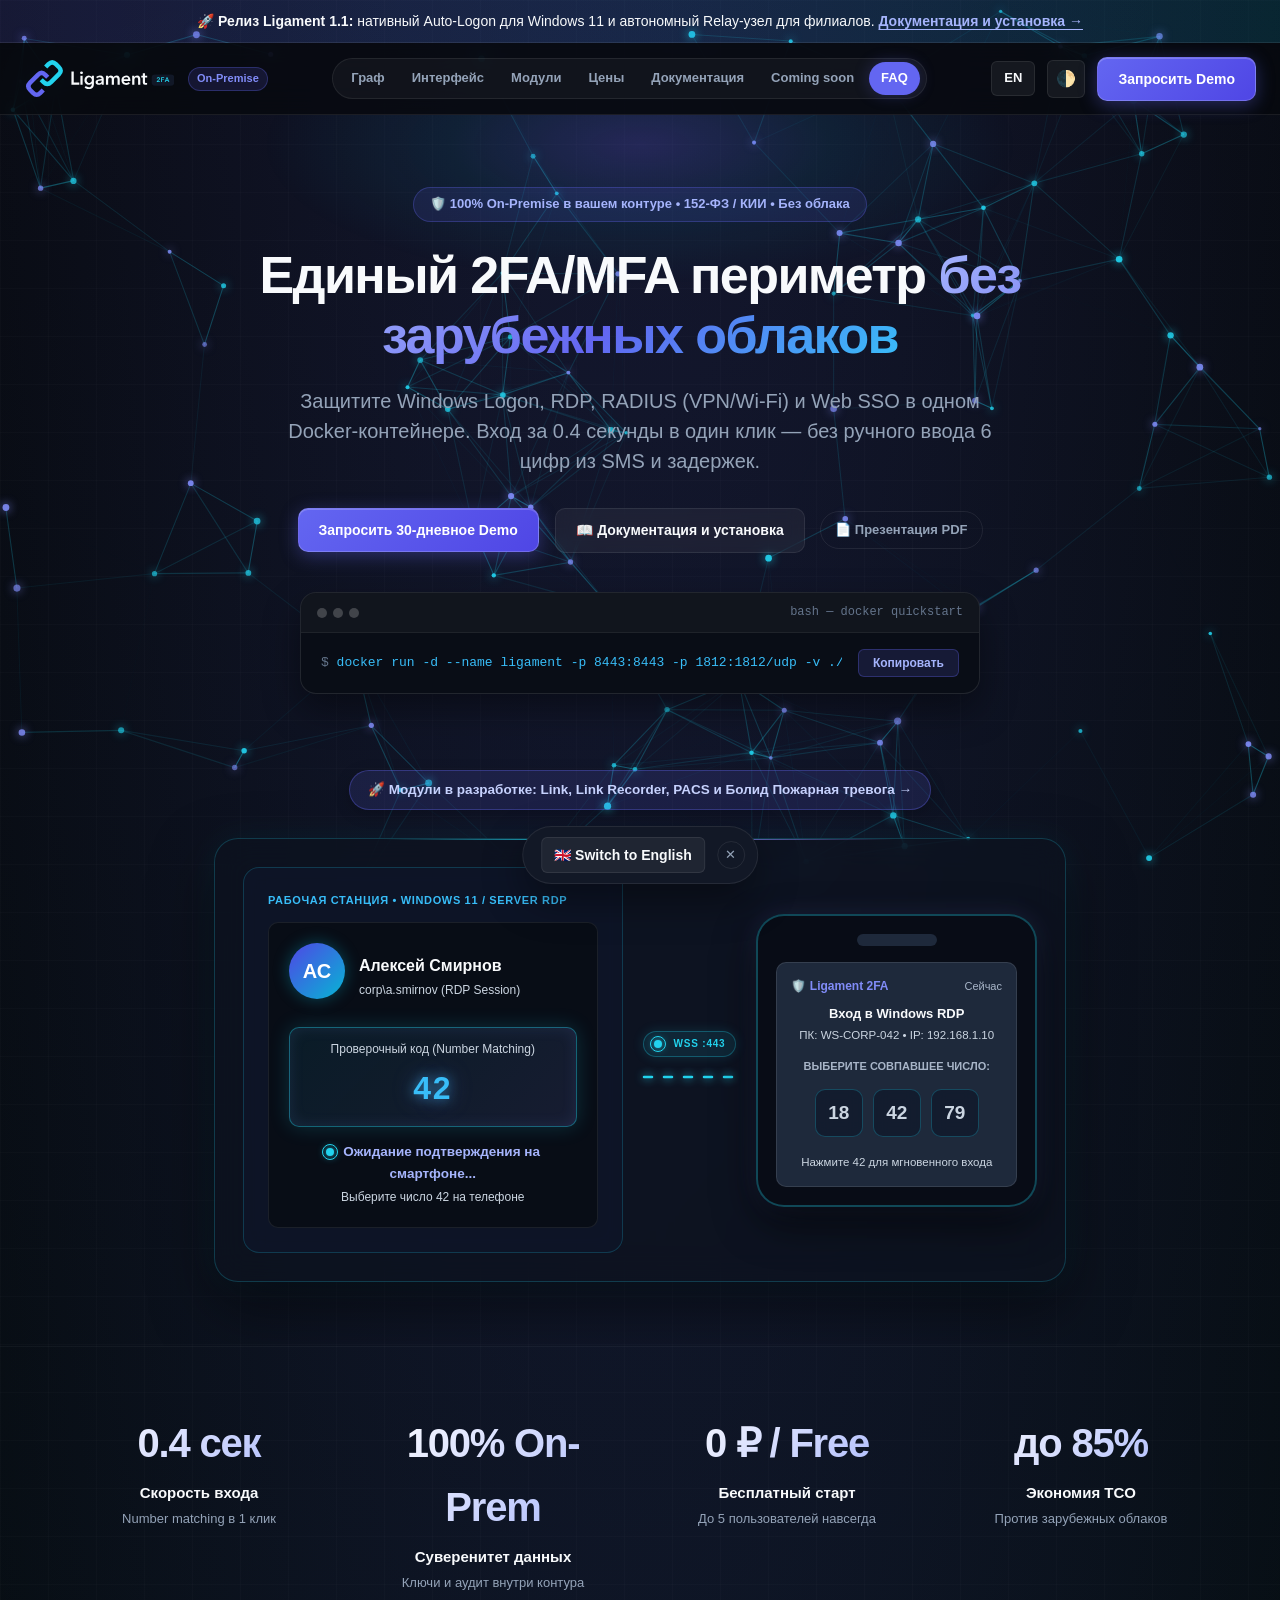
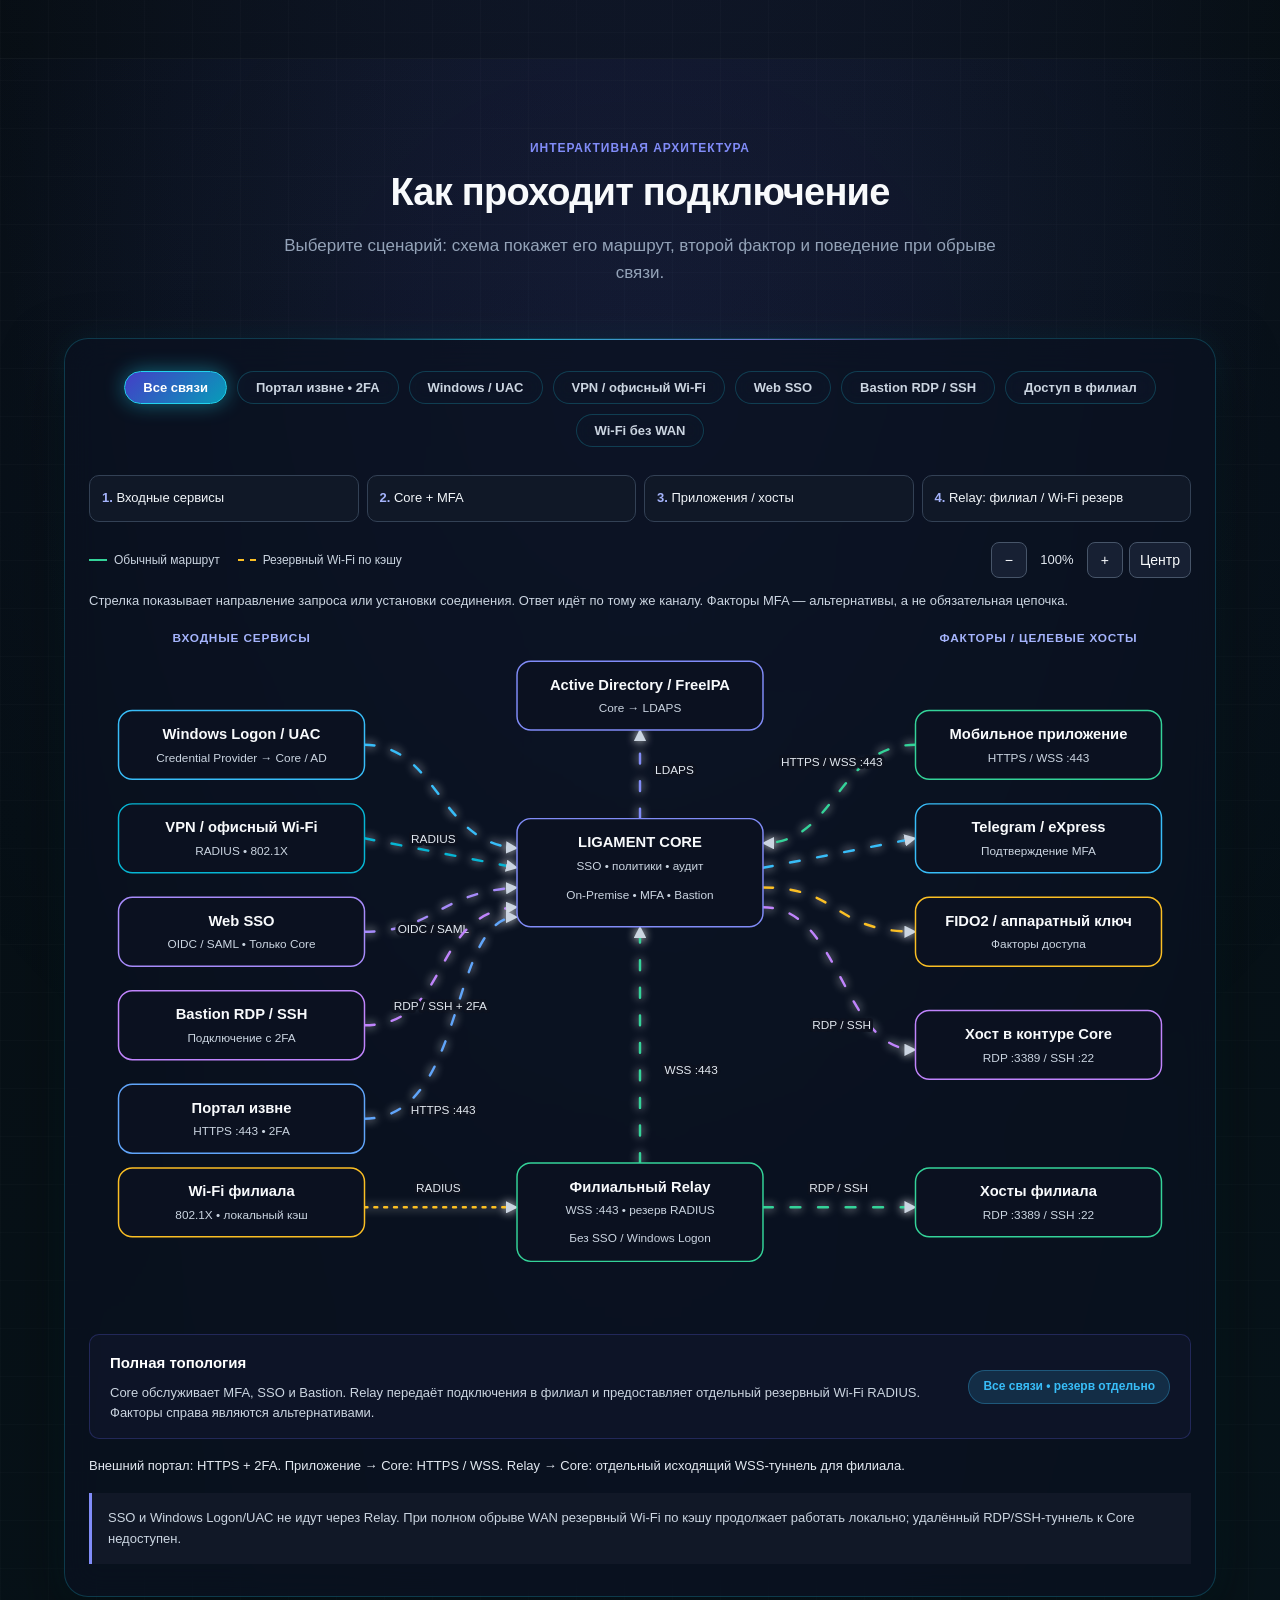
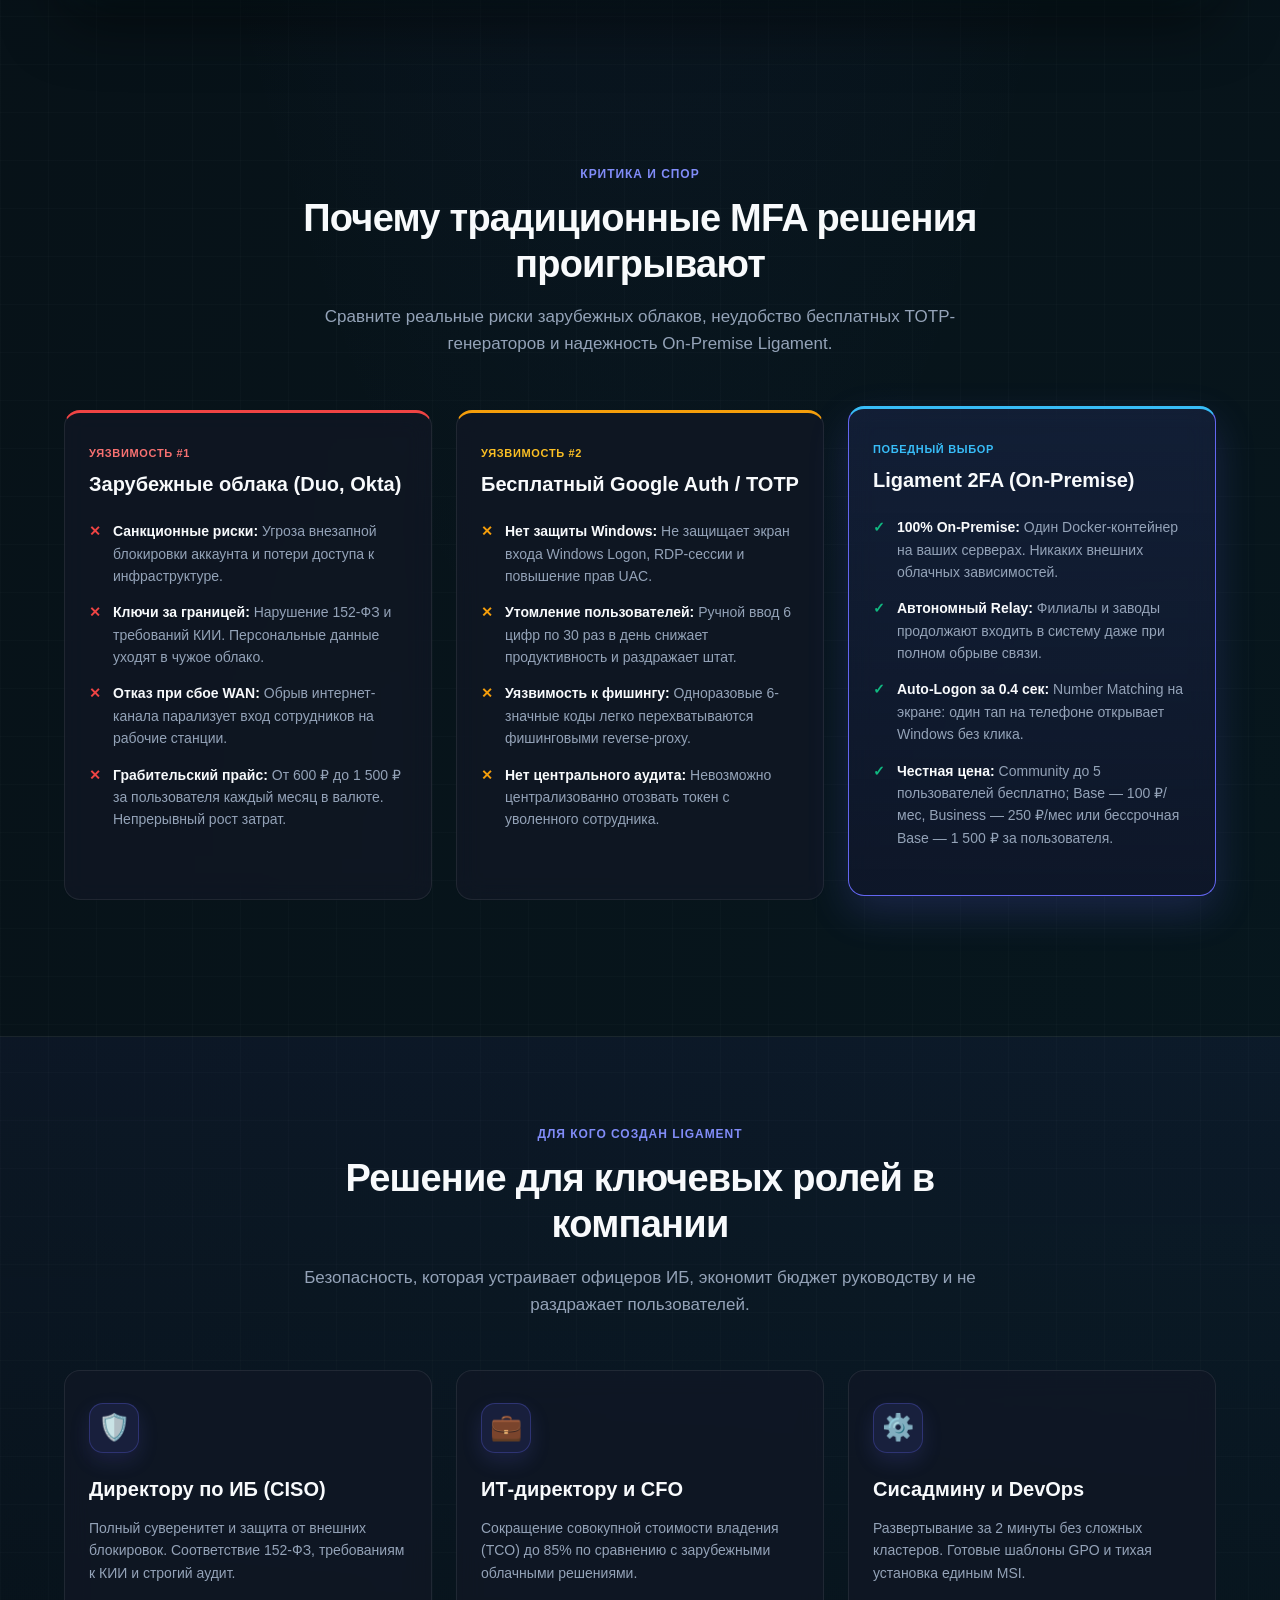
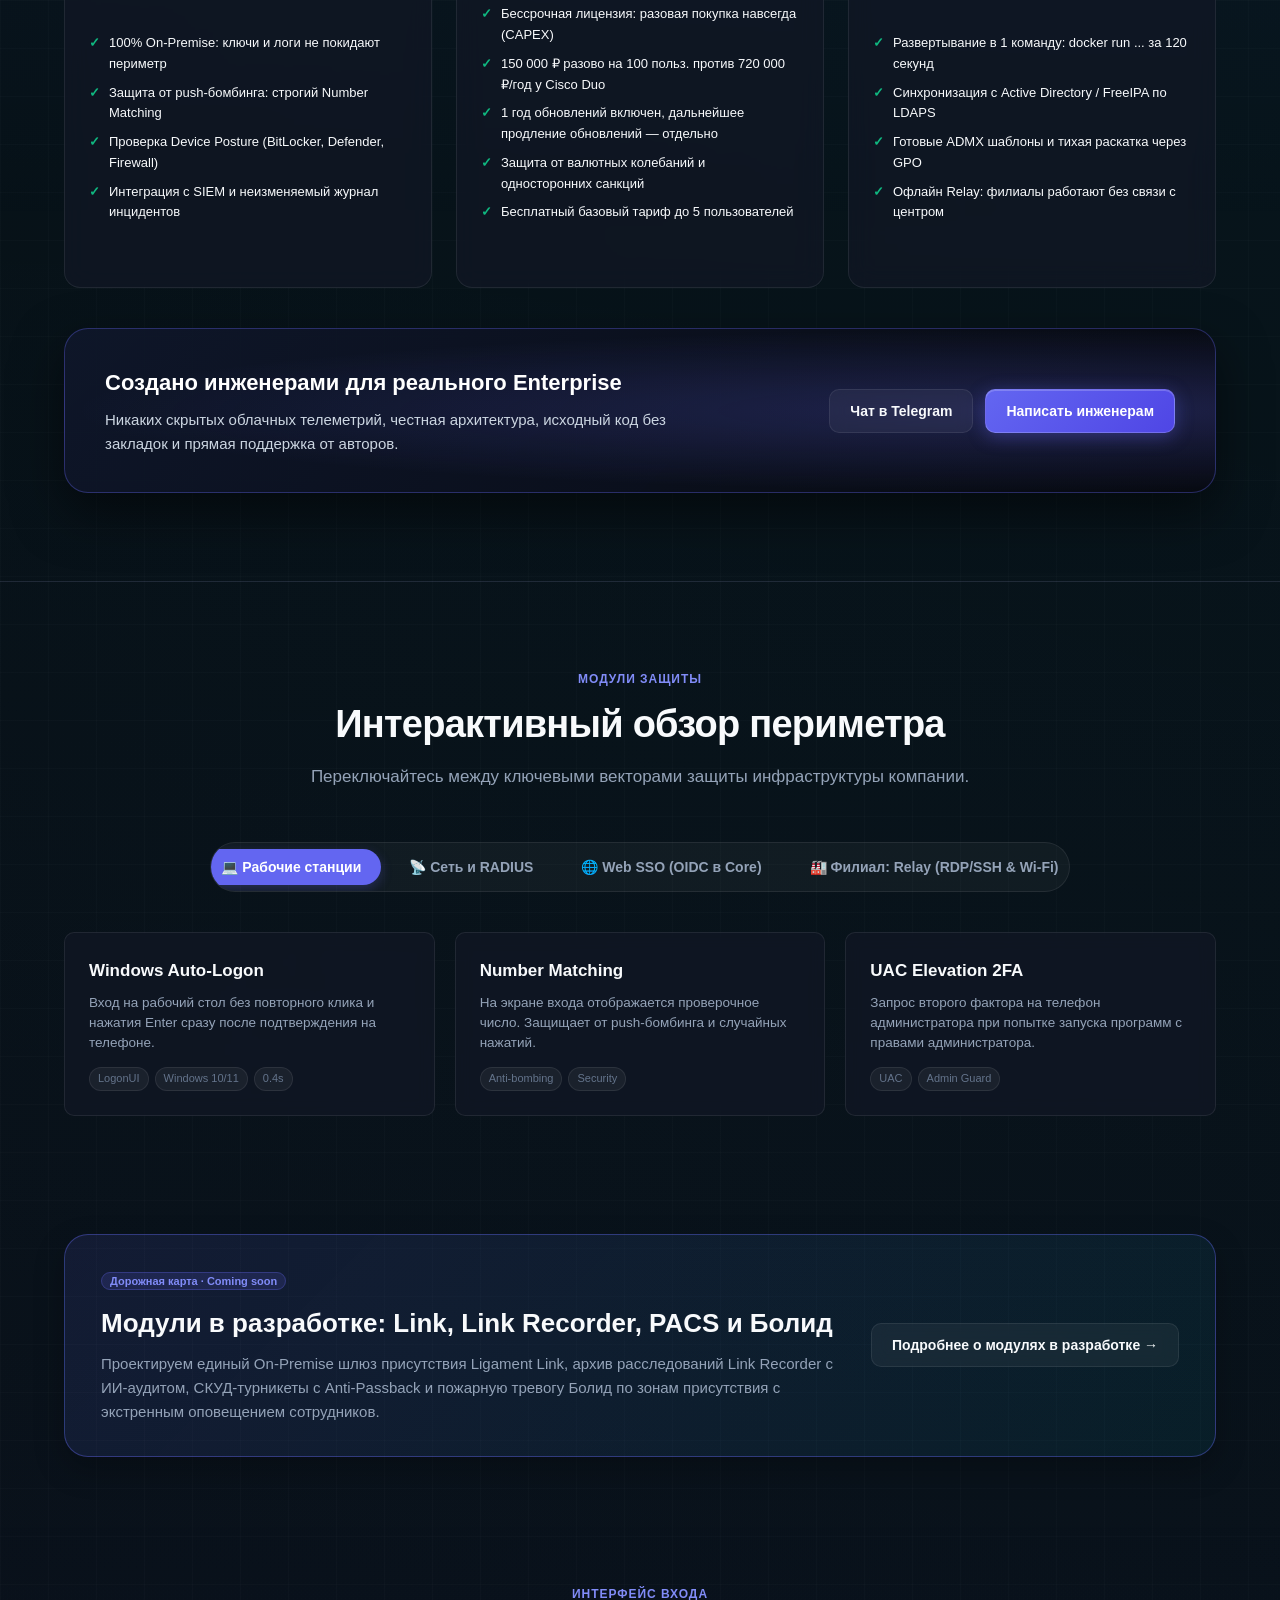
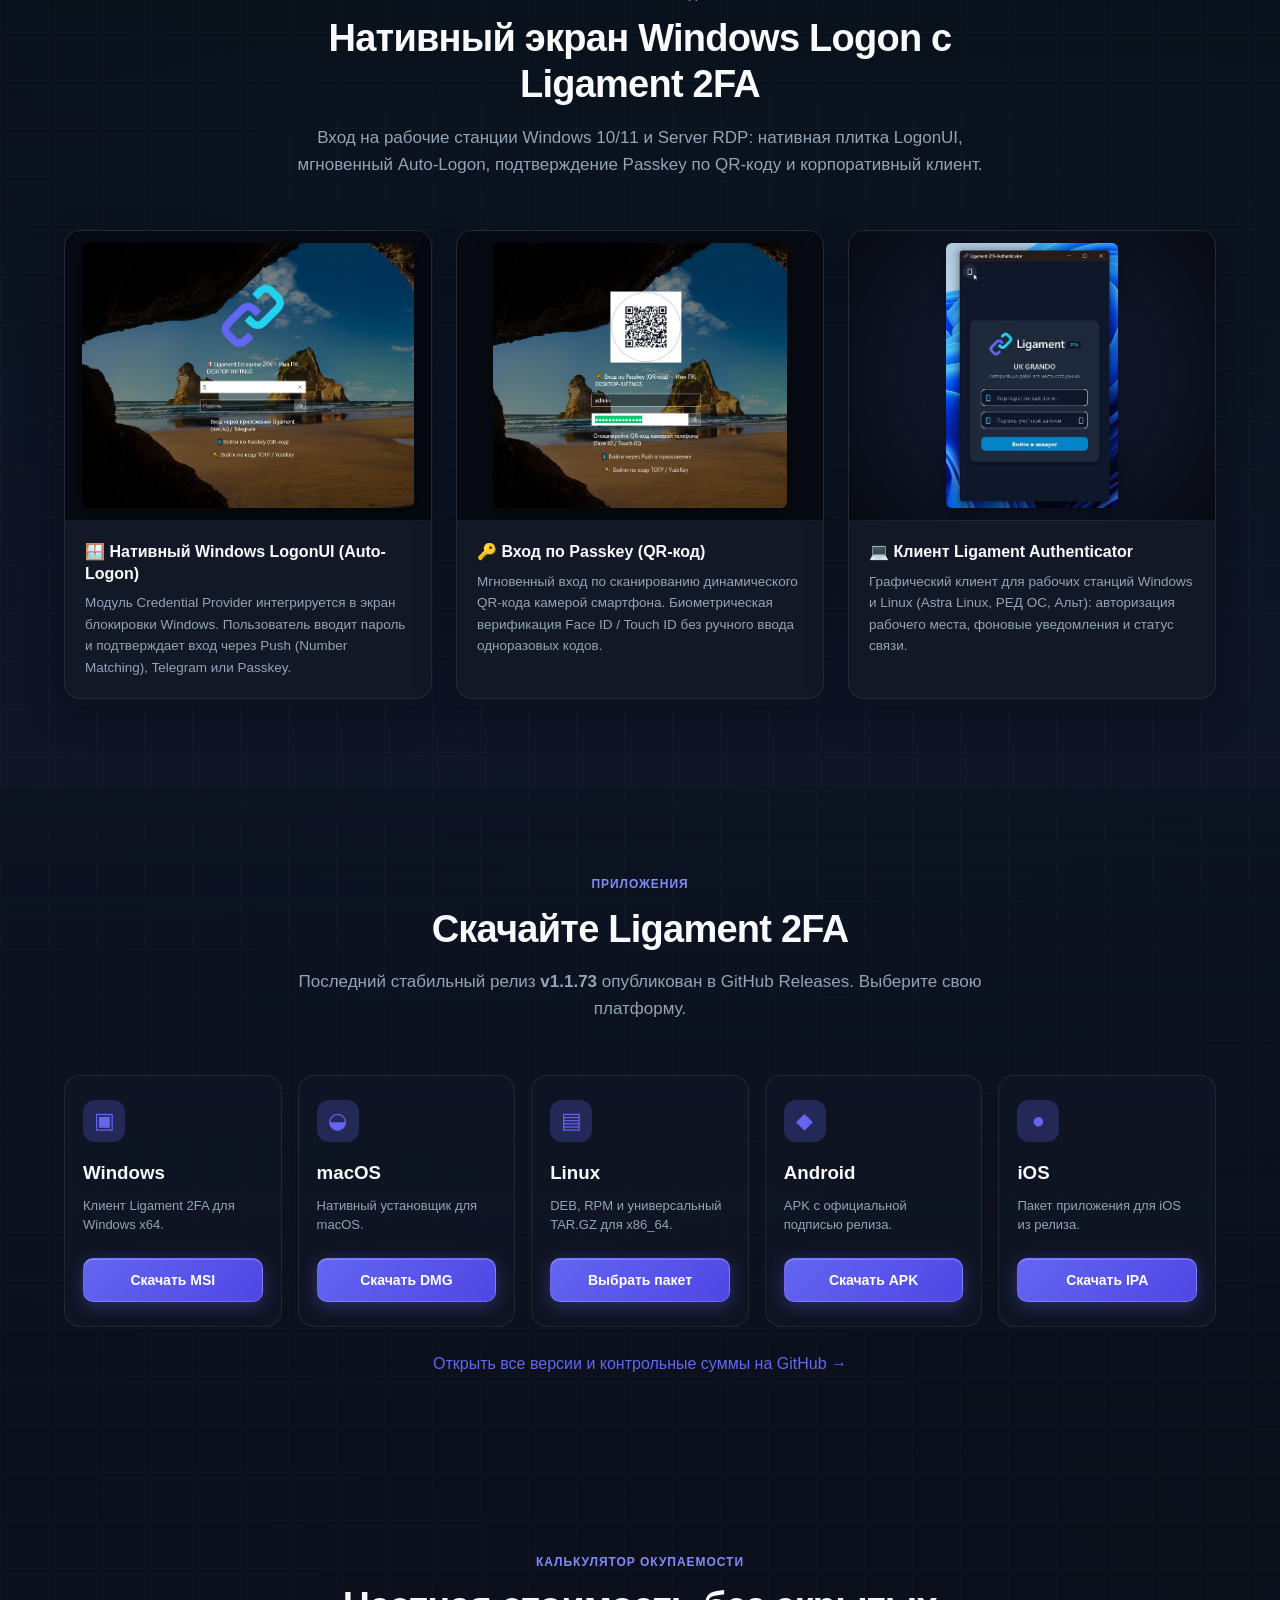
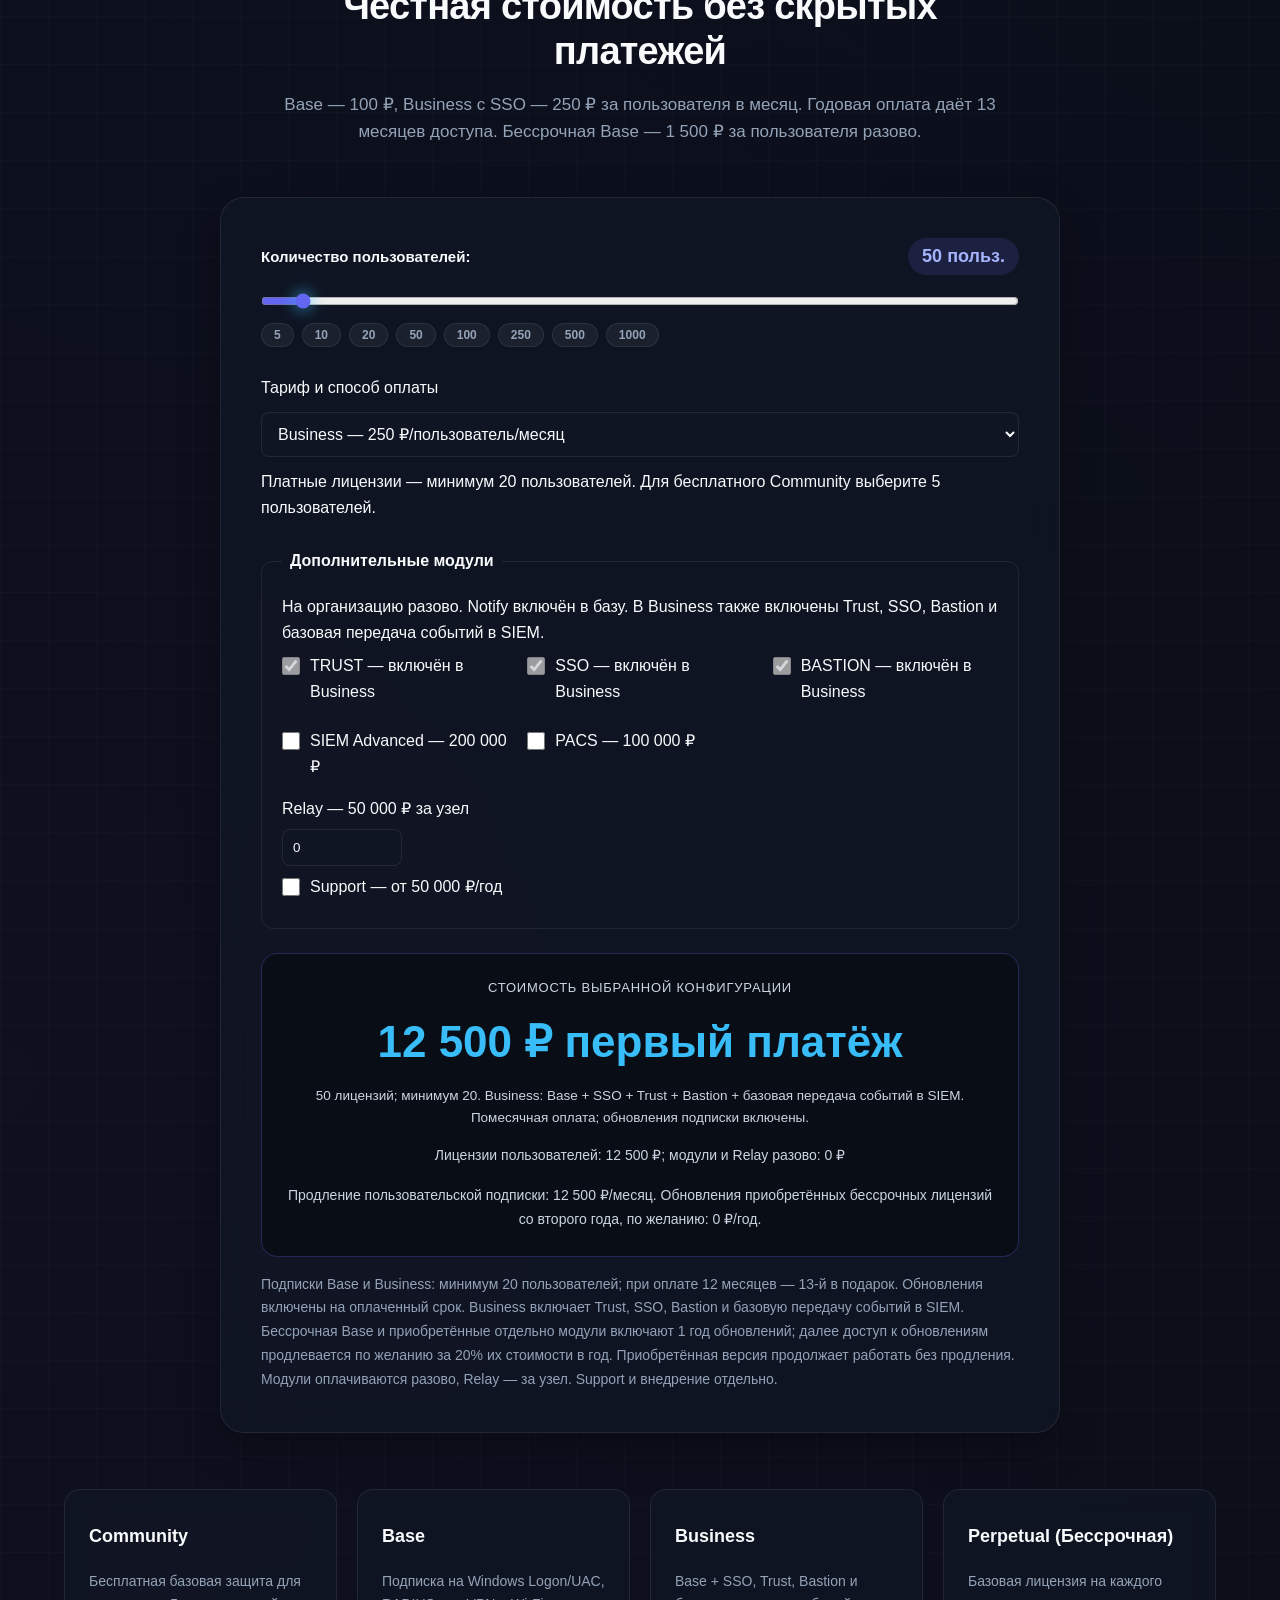
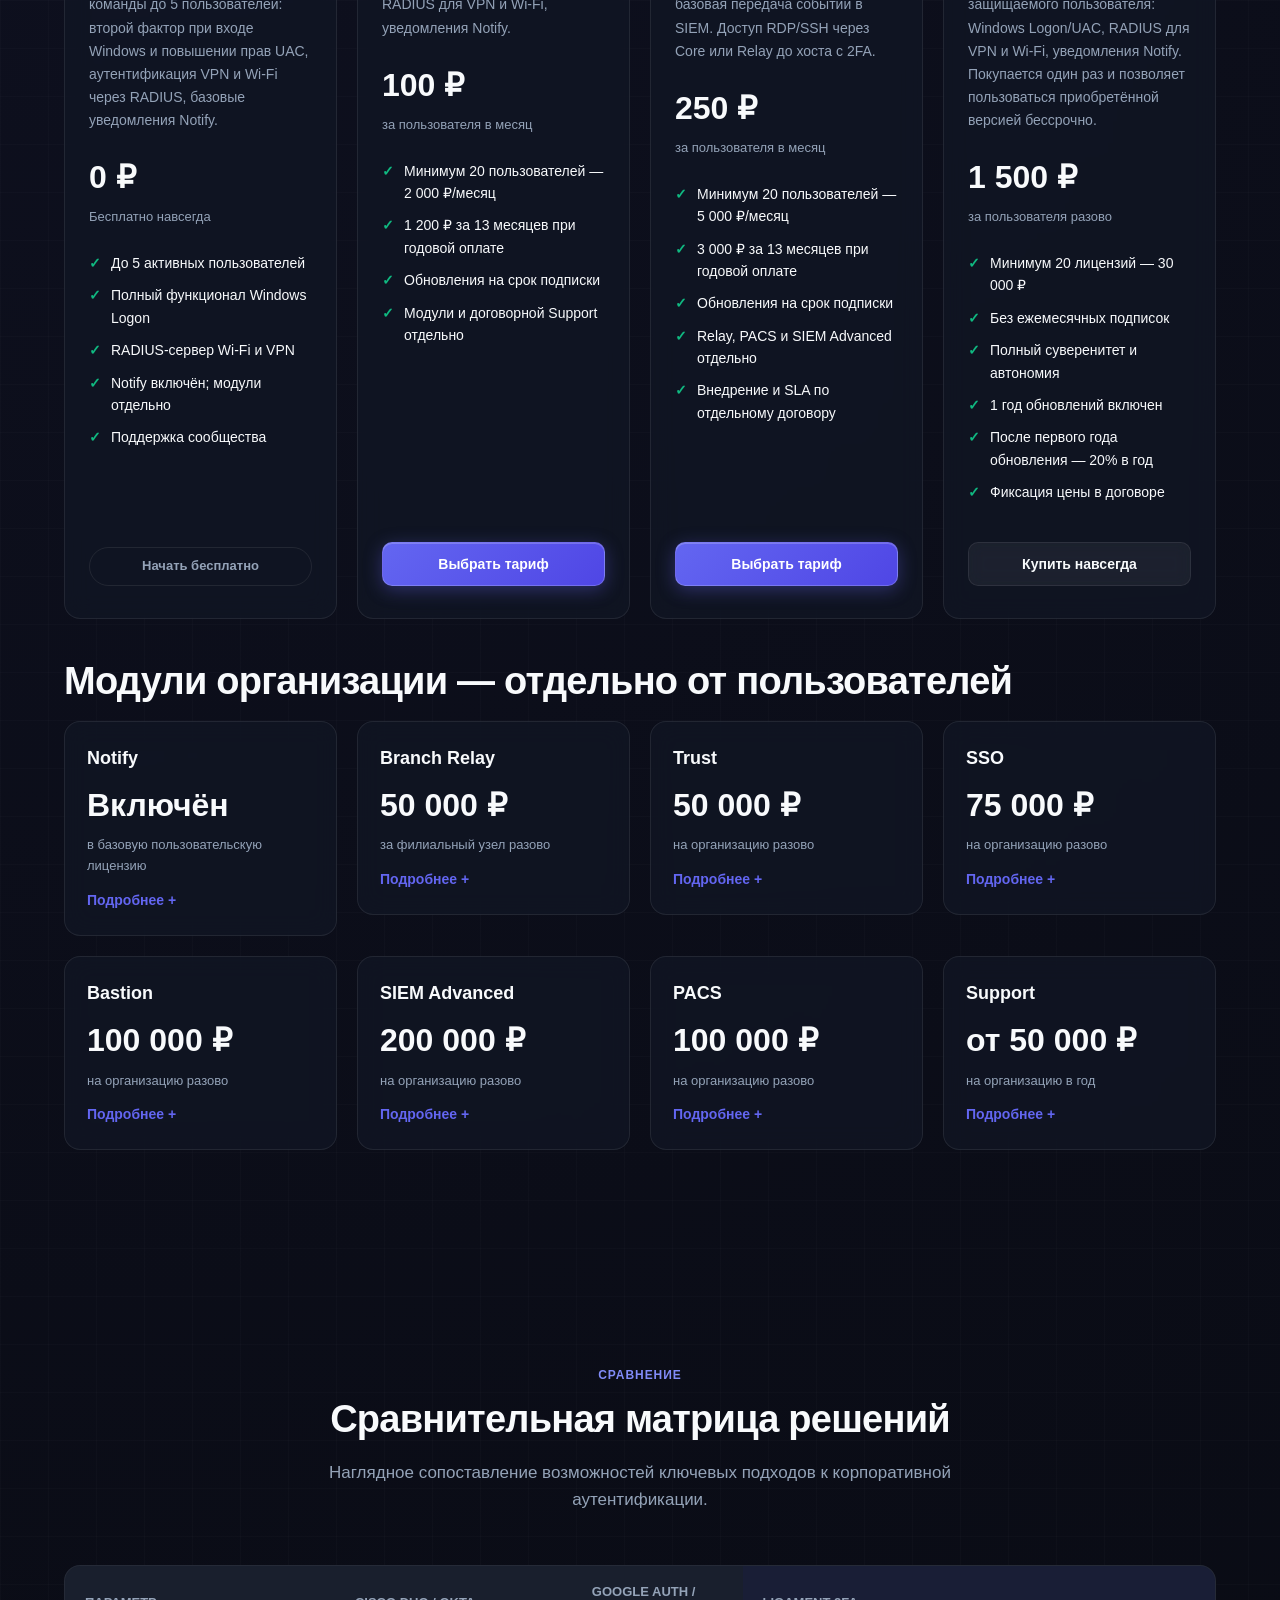
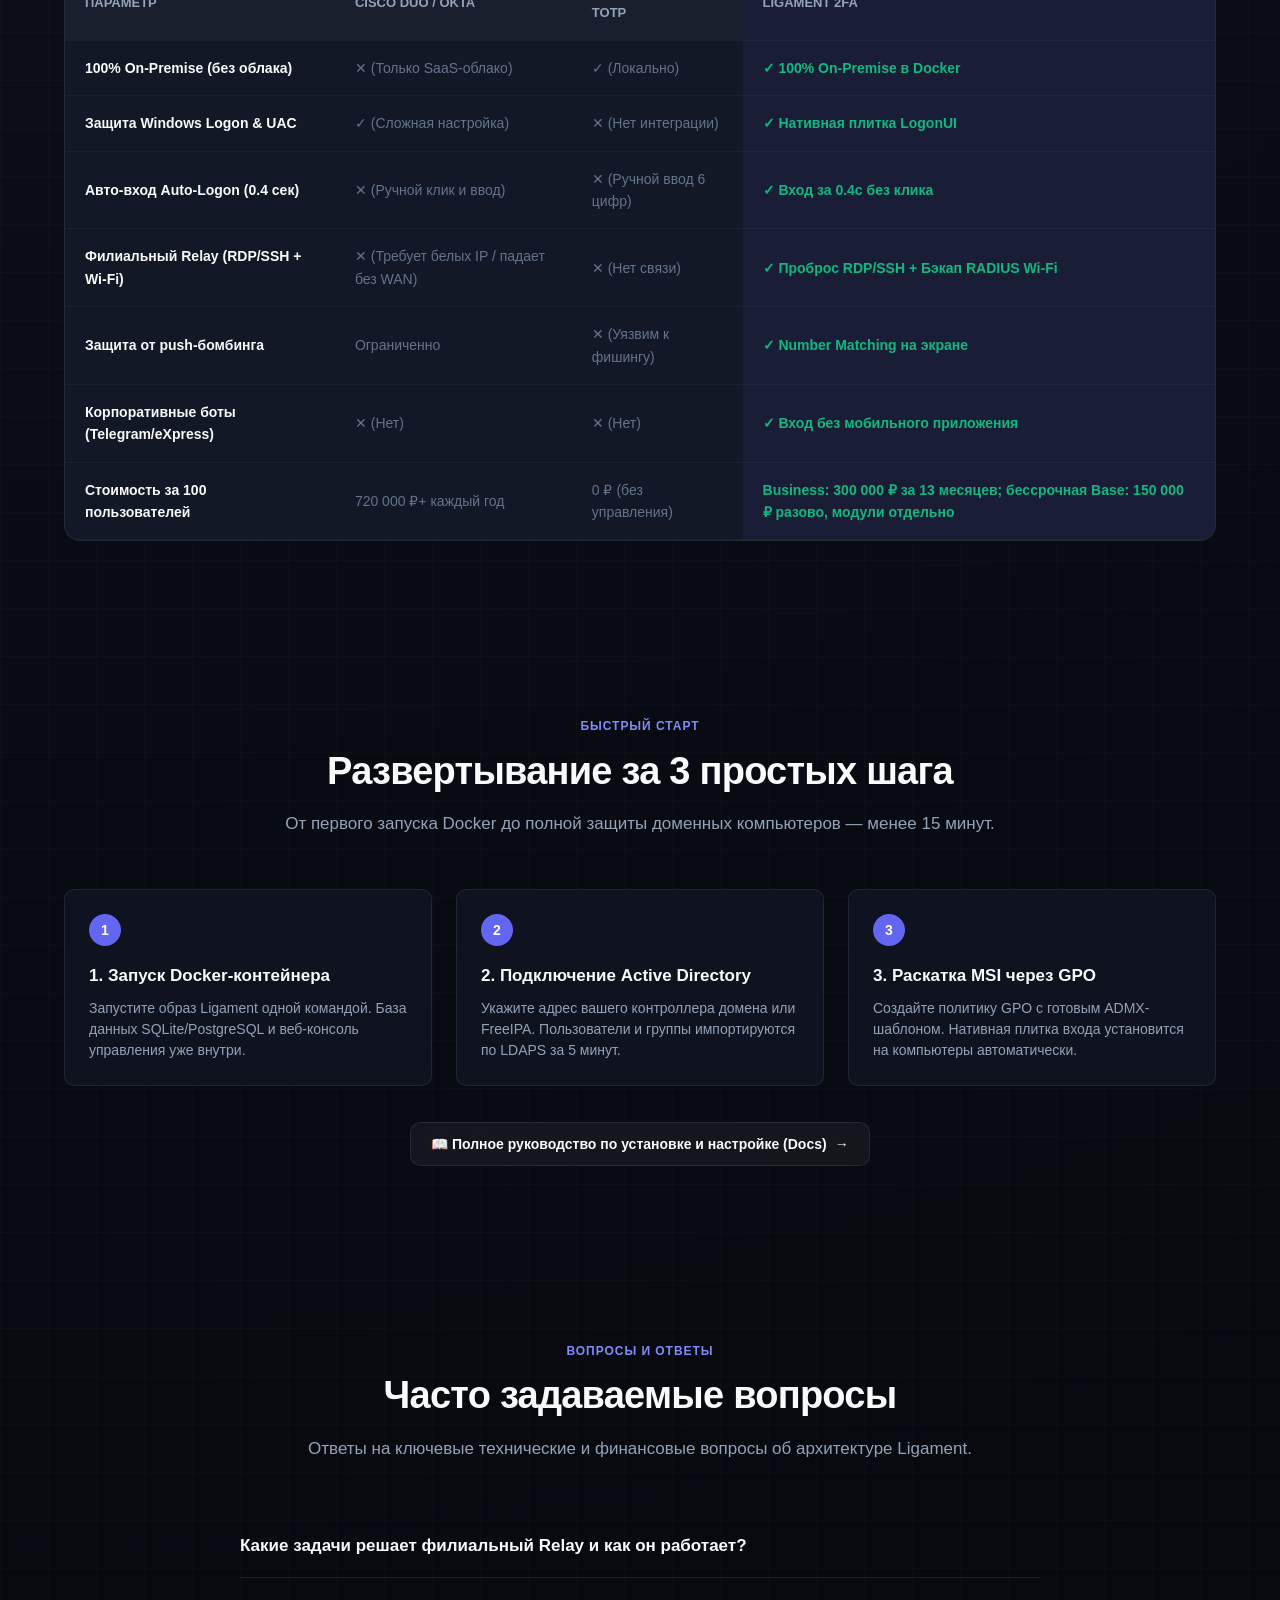
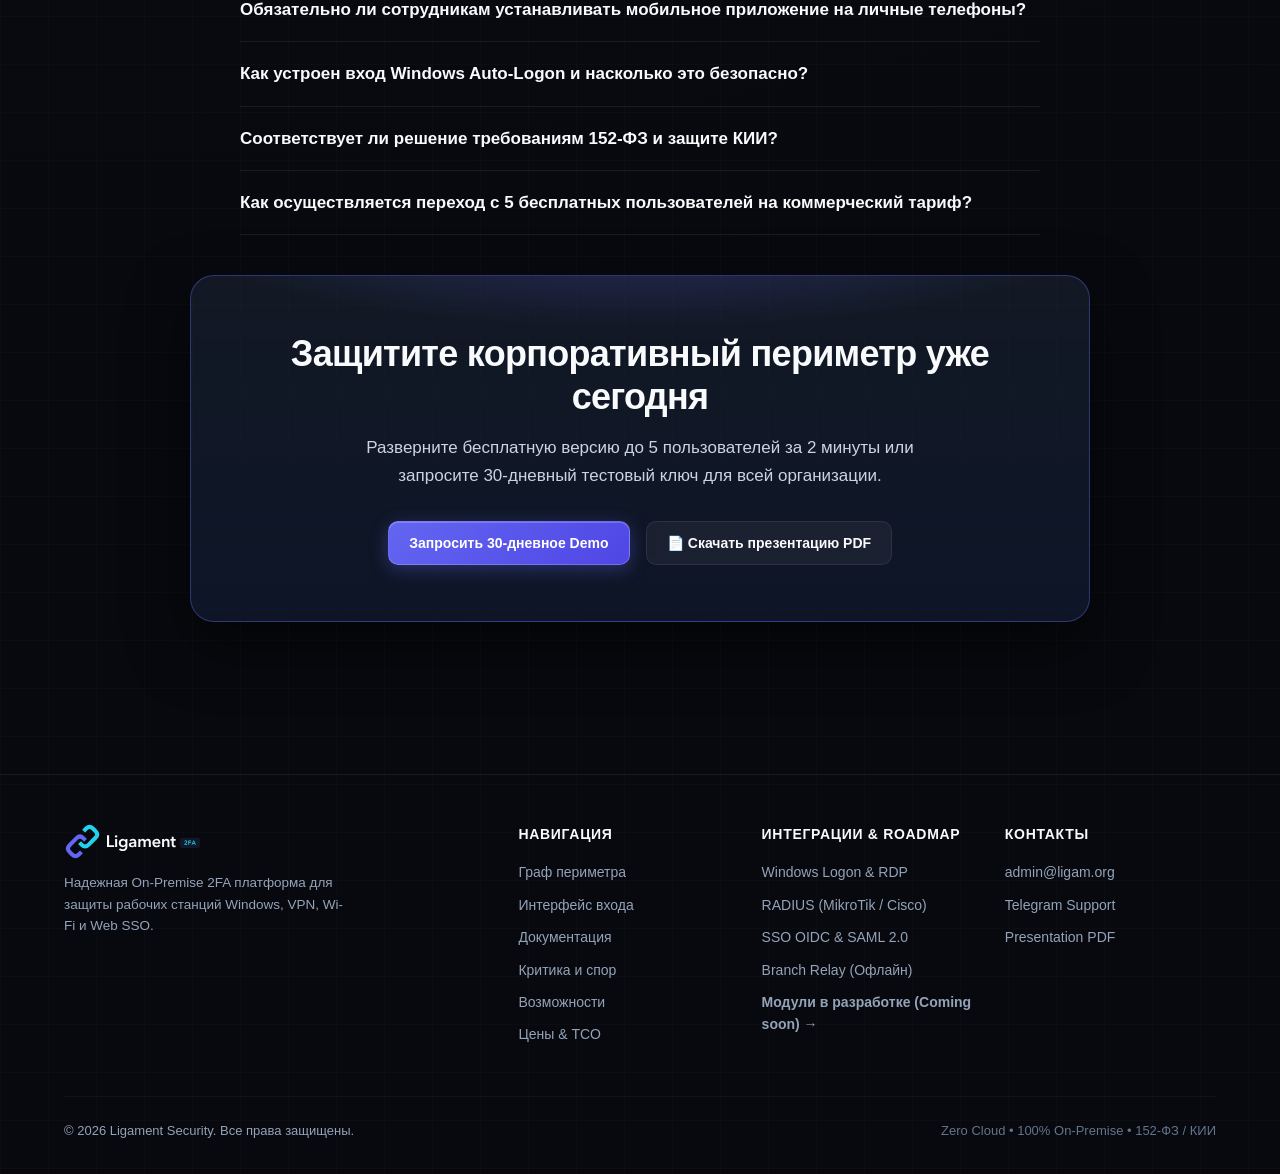
<file: index.html>
<!DOCTYPE html>
<html lang="ru" data-theme="dark">
<head>
  <meta charset="utf-8">
  <meta name="viewport" content="width=device-width, initial-scale=1.0">
  <meta http-equiv="Content-Security-Policy" content="default-src 'self'; script-src 'self'; style-src 'self' 'unsafe-inline'; img-src 'self' data:; media-src 'self'; font-src 'self'; connect-src 'none'; form-action 'self' https:; base-uri 'none'; object-src 'none'; upgrade-insecure-requests">
  <meta http-equiv="X-Content-Type-Options" content="nosniff">
  <meta name="referrer" content="strict-origin-when-cross-origin">
  <title>Ligament 2FA — On-Premise MFA для Windows Logon, RDP, RADIUS и SSO</title>
  <meta name="description" content="Автономная 2FA/MFA платформа в одном Docker-контейнере: Windows logon, RDP, RADIUS Wi-Fi/VPN, SSO OIDC/SAML, бастион и СКУД без облачных зависимостей.">
  <meta name="theme-color" content="#07090e">

  <link rel="canonical" href="https://ligam.org/">
  <link rel="alternate" hreflang="ru" href="https://ligam.org/">
  <link rel="alternate" hreflang="en" href="https://ligam.org/en/">
  <link rel="alternate" hreflang="x-default" href="https://ligam.org/">

  <meta property="og:type" content="website">
  <meta property="og:url" content="https://ligam.org/">
  <meta property="og:title" content="Ligament 2FA — On-Premise MFA для Windows Logon, RDP, RADIUS и SSO">
  <meta property="og:description" content="Автономная 2FA/MFA платформа в одном Docker-контейнере: Windows logon, RDP, RADIUS Wi-Fi/VPN, SSO OIDC/SAML, бастион и СКУД без облачных зависимостей.">
  <meta property="og:image" content="https://ligam.org/assets/brand/og-image-ru.png">
  <meta property="og:image:width" content="1200">
  <meta property="og:image:height" content="630">
  <meta property="og:image:type" content="image/png">

  <meta name="twitter:card" content="summary_large_image">
  <meta name="twitter:title" content="Ligament 2FA — On-Premise MFA для Windows Logon, RDP, RADIUS и SSO">
  <meta name="twitter:description" content="Автономная 2FA/MFA платформа в одном Docker-контейнере: Windows logon, RDP, RADIUS Wi-Fi/VPN, SSO OIDC/SAML, бастион и СКУД без облачных зависимостей.">
  <meta name="twitter:image" content="https://ligam.org/assets/brand/og-image-ru.png">

  <link rel="icon" type="image/png" href="assets/brand/favicon.png">
  <link rel="icon" type="image/x-icon" href="assets/brand/favicon.ico">
  <link rel="stylesheet" href="styles.css?v=20261028-cyber-3">
</head>
<body>
  <canvas id="bg-neural-canvas" class="bg-neural-canvas" aria-hidden="true"></canvas>

  <!-- Announcement Bar -->
  <aside class="announcement-bar" role="complementary">
    <div class="container announcement-inner">
      <span>🚀 <strong>Релиз Ligament 1.1:</strong> нативный Auto-Logon для Windows 11 и автономный Relay-узел для филиалов.</span>
      <a href="docs.html" class="announcement-link">Документация и установка →</a>
    </div>
  </aside>

  <!-- Header -->
  <header class="site-header">
    <div class="container header-inner">
      <a href="#" class="brand-link" aria-label="Ligament Security">
        <img class="brand-logo" src="assets/brand/logo-light.svg" data-logo-dark="assets/brand/logo-light.svg" data-logo-light="assets/brand/logo-on-light.svg" alt="" width="150" height="41">
        <span class="brand-badge">On-Premise</span>
      </a>
      <nav id="site-navigation" class="site-nav" aria-label="Основная навигация">
        <a href="#architecture">Граф</a>
        <a href="#interface">Интерфейс</a>
        <a href="#benefits">Модули</a>
        <a href="#pricing">Цены</a>
        <a href="docs.html">Документация</a>
        <a href="coming-soon.html">Coming soon</a>
        <a href="#faq">FAQ</a>
      </nav>
      <div class="header-actions">
        <a href="en/index.html?lang=en" class="lang-switch" hreflang="en" aria-label="Switch to English">EN</a>
        <button class="menu-toggle" type="button" aria-expanded="false" aria-controls="site-navigation" aria-label="Открыть меню">Меню</button>
        <button type="button" id="theme-toggle" class="theme-btn" aria-label="Переключить тему">🌓</button>
        <a href="mailto:admin@ligam.org?subject=Demo%20license%20request" class="btn btn-primary btn-header">Запросить Demo</a>
      </div>
    </div>
  </header>

  <!-- Hero Section -->
  <section class="hero-section">
    <div class="hero-glow"></div>
    <div class="container hero-content">
      <div class="hero-badge-pill">🛡️ 100% On-Premise в вашем контуре • 152-ФЗ / КИИ • Без облака</div>
      <h1 class="hero-title">Единый 2FA/MFA периметр <span>без зарубежных облаков</span></h1>
      <p class="hero-desc">Защитите Windows Logon, RDP, RADIUS (VPN/Wi-Fi) и Web SSO в одном Docker-контейнере. Вход за 0.4 секунды в один клик — без ручного ввода 6 цифр из SMS и задержек.</p>

      <div class="hero-actions">
        <a href="mailto:admin@ligam.org?subject=Demo%20license%20request" class="btn btn-primary">Запросить 30-дневное Demo</a>
        <a href="docs.html" class="btn btn-secondary">📖 Документация и установка</a>
        <a href="assets/downloads/ligament-presentation.pdf" class="btn btn-outline" download>📄 Презентация PDF</a>
      </div>

      <!-- Quickstart Command -->
      <div class="terminal-box">
        <div class="terminal-header">
          <div class="terminal-dots">
            <span class="terminal-dot"></span>
            <span class="terminal-dot"></span>
            <span class="terminal-dot"></span>
          </div>
          <span class="terminal-title">bash — docker quickstart</span>
        </div>
        <div class="terminal-body">
          <div class="terminal-code">
            <span class="prompt">$ </span>docker run -d --name ligament -p 8443:8443 -p 1812:1812/udp -v ./data:/data aligorov/ligament_2fa:latest
          </div>
          <button type="button" class="copy-btn" data-copy="docker run -d --name ligament -p 8443:8443 -p 1812:1812/udp -v ./data:/data aligorov/ligament_2fa:latest">Копировать</button>
        </div>
      </div>

      <a class="link-teaser" href="coming-soon.html">🚀 Модули в разработке: Link, Link Recorder, PACS и Болид Пожарная тревога →</a>
      <!-- Interactive Mockup (Windows Logon + Smartphone Push) -->
      <div class="hero-mockup-wrapper">
        <div class="mockup-grid">
          <!-- Left: Windows Screen -->
          <div class="mockup-card">
            <span class="mockup-tag">Рабочая станция • Windows 11 / Server RDP</span>
            <div class="windows-logon-screen">
              <div style="display: flex; align-items: center; gap: 14px; margin-bottom: 16px;">
                <div class="user-avatar-placeholder">АС</div>
                <div>
                  <div class="user-name" style="margin-bottom: 2px;">Алексей Смирнов</div>
                  <div style="font-size: 12px; color: var(--text-muted);">corp\a.smirnov (RDP Session)</div>
                </div>
              </div>
              <div class="matching-number-box">
                <div class="matching-number-label">Проверочный код (Number Matching)</div>
                <div class="matching-number-value">42</div>
              </div>
              <div style="margin-top: 14px; text-align: center;">
                <div id="win-logon-status" style="font-size: 13.5px; font-weight: 600; color: #a5b4fc;">
                  <span class="pulse-dot"></span> Ожидание подтверждения на смартфоне...
                </div>
                <div id="win-logon-sub" style="font-size: 12px; color: var(--text-muted); margin-top: 4px;">
                  Выберите число 42 на телефоне
                </div>
              </div>
            </div>
          </div>

          <!-- Center: Cyber Laser Bridge -->
          <div class="mockup-cyber-bridge" id="mockup-bridge" aria-hidden="true">
            <span class="bridge-badge">
              <span class="pulse-dot"></span> WSS :443
            </span>
            <svg class="bridge-line-svg" viewBox="0 0 90 20" fill="none" xmlns="http://www.w3.org/2000/svg">
              <path class="bridge-stream" d="M 0 10 L 90 10" stroke="#22d3ee" stroke-width="2.5" />
            </svg>
          </div>

          <!-- Right: Smartphone Push -->
          <div class="phone-mockup">
            <div class="phone-notch"></div>
            <div class="push-notification">
              <div class="push-header">
                <span class="push-app-title">🛡️ Ligament 2FA</span>
                <span class="push-time">Сейчас</span>
              </div>
              <div class="push-text">
                <strong>Вход в Windows RDP</strong><br>
                <span style="font-size: 11.5px; color: var(--text-muted);">ПК: WS-CORP-042 • IP: 192.168.1.10</span>
              </div>
              <div style="font-size: 11px; text-transform: uppercase; color: var(--text-subtle); margin-bottom: 6px; font-weight: 700; text-align: center;">
                Выберите совпавшее число:
              </div>
              <div class="matching-choices">
                <button type="button" class="match-opt" data-match="18">18</button>
                <button type="button" class="match-opt" data-match="42">42</button>
                <button type="button" class="match-opt" data-match="79">79</button>
              </div>
              <div id="phone-push-status" style="font-size: 11.5px; text-align: center; color: var(--text-muted); min-height: 16px;">
                Нажмите 42 для мгновенного входа
              </div>
            </div>
          </div>
        </div>
      </div>
    </div>
  </section>

  <!-- Metrics Bar -->
  <section class="metrics-section">
    <div class="container">
      <div class="metrics-grid">
        <div class="metric-card">
          <div class="metric-value">0.4 сек</div>
          <div class="metric-label">Скорость входа</div>
          <div class="metric-sub">Number matching в 1 клик</div>
        </div>
        <div class="metric-card">
          <div class="metric-value">100% On-Prem</div>
          <div class="metric-label">Суверенитет данных</div>
          <div class="metric-sub">Ключи и аудит внутри контура</div>
        </div>
        <div class="metric-card">
          <div class="metric-value">0 ₽ / Free</div>
          <div class="metric-label">Бесплатный старт</div>
          <div class="metric-sub">До 5 пользователей навсегда</div>
        </div>
        <div class="metric-card">
          <div class="metric-value">до 85%</div>
          <div class="metric-label">Экономия TCO</div>
          <div class="metric-sub">Против зарубежных облаков</div>
        </div>
      </div>
    </div>
  </section>

  <!-- Architecture Graph Section -->
  <section id="architecture" class="section graph-section">
    <div class="container">
      <div class="section-header"><span class="section-tag">Интерактивная архитектура</span><h2 class="section-title">Как проходит подключение</h2><p class="section-desc">Выберите сценарий: схема покажет его маршрут, второй фактор и поведение при обрыве связи.</p></div>
      <div class="graph-wrapper">
        <div class="graph-controls" role="group" aria-label="Сценарии подключения"><button type="button" class="graph-scenario-btn active" data-scenario="all" aria-pressed="true">Все связи</button><button type="button" class="graph-scenario-btn" data-scenario="portal" aria-pressed="false">Портал извне • 2FA</button><button type="button" class="graph-scenario-btn" data-scenario="windows" aria-pressed="false">Windows / UAC</button><button type="button" class="graph-scenario-btn" data-scenario="vpn" aria-pressed="false">VPN / офисный Wi-Fi</button><button type="button" class="graph-scenario-btn" data-scenario="sso" aria-pressed="false">Web SSO</button><button type="button" class="graph-scenario-btn" data-scenario="bastion" aria-pressed="false">Bastion RDP / SSH</button><button type="button" class="graph-scenario-btn" data-scenario="relay" aria-pressed="false">Доступ в филиал</button><button type="button" class="graph-scenario-btn" data-scenario="wifi-offline" aria-pressed="false">Wi-Fi без WAN</button></div>
        <ol id="graph-route" class="graph-route" aria-label="Маршрут выбранного сценария"></ol>
        <div class="graph-toolbar"><span class="graph-legend"><span class="legend-online">Обычный маршрут</span><span class="legend-backup">Резервный Wi-Fi по кэшу</span></span><div class="graph-zoom" role="group" aria-label="Масштаб схемы"><button type="button" data-graph-zoom="out" aria-label="Уменьшить схему">−</button><output id="graph-zoom-value" aria-live="polite">100%</output><button type="button" data-graph-zoom="in" aria-label="Увеличить схему">+</button><button type="button" data-graph-zoom="reset">Центр</button></div></div>
        <p class="graph-caption">Стрелка показывает направление запроса или установки соединения. Ответ идёт по тому же каналу. Факторы MFA — альтернативы, а не обязательная цепочка.</p>
        <p class="scroll-hint graph-scroll-hint">Прокручивайте схему по горизонтали или меняйте масштаб ↔</p>
        <div class="graph-svg-container" tabindex="0" role="region" aria-label="Интерактивная схема архитектуры">
          <div class="graph-offline-mobile"><div><strong>Wi-Fi филиала</strong><span>Точки доступа • 802.1X</span></div><span aria-hidden="true">↓ RADIUS ↓</span><div><strong>Локальный Relay</strong><span>Резервный RADIUS • авторизация по кэшу</span></div></div>
          <svg class="graph-svg" viewBox="0 0 1120 710" xmlns="http://www.w3.org/2000/svg" role="group" aria-labelledby="topology-title topology-desc"><title id="topology-title">Топология Ligament Core и Relay</title><desc id="topology-desc">Входные сервисы слева, Core в центре, факторы и хосты справа. Внизу — Wi-Fi, Relay и хосты филиала. Выберите узел для подробностей.</desc><defs><marker id="graph-arrow" viewBox="0 0 10 10" refX="9" refY="5" markerWidth="5" markerHeight="5" orient="auto"><path d="M0 0 L10 5 L0 10 Z" fill="#cbd5e1"/></marker></defs>
          <text class="graph-zone-label" x="155" y="30">ВХОДНЫЕ СЕРВИСЫ</text><text class="graph-zone-label" x="965" y="30">ФАКТОРЫ / ЦЕЛЕВЫЕ ХОСТЫ</text>
<g class="graph-connection" data-connection="ad"><path id="line-ad" class="flow-line" d="M560 210 L560 120" fill="none" stroke="#818cf8" stroke-width="2.5" marker-end="url(#graph-arrow)"/><text class="graph-edge-label" x="595" y="165">LDAPS</text></g>
<g class="graph-connection" data-connection="win"><path id="line-win" class="flow-line" d="M280 135 C355 135 355 235 435 240" fill="none" stroke="#38bdf8" stroke-width="2.5" marker-end="url(#graph-arrow)"/></g>
<g class="graph-connection" data-connection="vpn"><path id="line-vpn" class="flow-line" d="M280 230 L435 260" fill="none" stroke="#06b6d4" stroke-width="2.5" marker-end="url(#graph-arrow)"/><text class="graph-edge-label" x="350" y="235">RADIUS</text></g>
<g class="graph-connection" data-connection="sso"><path id="line-sso" class="flow-line" d="M280 325 C350 325 355 285 435 280" fill="none" stroke="#a78bfa" stroke-width="2.5" marker-end="url(#graph-arrow)"/><text class="graph-edge-label" x="350" y="326">OIDC / SAML</text></g>
<g class="graph-connection" data-connection="bastion"><path id="line-bastion" class="flow-line" d="M280 420 C370 420 345 305 435 300" fill="none" stroke="#c084fc" stroke-width="2.5" marker-end="url(#graph-arrow)"/><text class="graph-edge-label" x="357" y="405">RDP / SSH + 2FA</text></g>
<g class="graph-connection" data-connection="portal"><path id="line-portal" class="flow-line" d="M280 515 C385 515 365 310 435 310" fill="none" stroke="#60a5fa" stroke-width="2.5" marker-end="url(#graph-arrow)"/><text class="graph-edge-label" x="360" y="510">HTTPS :443</text></g>
<g class="graph-connection" data-connection="push"><path id="line-push" class="flow-line" d="M840 135 C760 135 760 235 685 235" fill="none" stroke="#34d399" stroke-width="2.5" marker-end="url(#graph-arrow)"/><text class="graph-edge-label" x="755" y="157">HTTPS / WSS :443</text></g>
<g class="graph-connection" data-connection="bot"><path id="line-bot" class="flow-line" d="M685 260 L840 230" fill="none" stroke="#38bdf8" stroke-width="2.5" marker-end="url(#graph-arrow)"/></g>
<g class="graph-connection" data-connection="yubi"><path id="line-yubi" class="flow-line" d="M685 280 C765 280 755 325 840 325" fill="none" stroke="#fbbf24" stroke-width="2.5" marker-end="url(#graph-arrow)"/></g>
<g class="graph-connection" data-connection="core-host"><path id="line-core-host" class="flow-line" d="M685 300 C765 300 765 445 840 445" fill="none" stroke="#c084fc" stroke-width="2.5" marker-end="url(#graph-arrow)"/><text class="graph-edge-label" x="765" y="424">RDP / SSH</text></g>
<g class="graph-connection" data-connection="relay"><path id="line-relay" class="flow-line" d="M560 560 L560 320" fill="none" stroke="#34d399" stroke-width="2.5" marker-end="url(#graph-arrow)"/><text class="graph-edge-label" x="612" y="470">WSS :443</text></g>
<g class="graph-connection" data-connection="relay-lan"><path id="line-relay-lan" class="flow-line" d="M685 605 L840 605" fill="none" stroke="#34d399" stroke-width="2.5" marker-end="url(#graph-arrow)"/><text class="graph-edge-label" x="762" y="590">RDP / SSH</text></g>
<g class="graph-connection" data-connection="relay-wifi"><path id="line-relay-wifi" class="flow-line backup-line" d="M280 605 L435 605" fill="none" stroke="#fbbf24" stroke-width="2.5" marker-end="url(#graph-arrow)"/><text class="graph-edge-label" x="355" y="590">RADIUS</text></g>
<g id="node-win" class="graph-node-group" role="button" tabindex="0" aria-pressed="false" aria-label="Windows Logon / UAC" data-title="Windows Logon / UAC" data-desc="Локальная защита входа Windows и повышения прав UAC. Credential Provider связывается с Core/AD; филиальный Relay в этом сценарии не участвует." data-badge="Credential Provider → Core / AD"><rect class="node-bg" x="30" y="100" width="250" height="70" rx="14" fill="#0b1120" stroke="#38bdf8" stroke-width="1.5"/><text class="graph-node-title" x="155" y="129">Windows Logon / UAC</text><text class="graph-node-subtitle" x="155" y="152">Credential Provider → Core / AD</text></g>
<g id="node-vpn" class="graph-node-group" role="button" tabindex="0" aria-pressed="false" aria-label="VPN / офисный Wi-Fi" data-title="VPN / офисный Wi-Fi" data-desc="VPN-шлюзы и точки доступа отправляют RADIUS-запросы в Core. Для сценария с Push или ботом подтверждение второго фактора обрабатывается центральным ядром." data-badge="RADIUS • 802.1X"><rect class="node-bg" x="30" y="195" width="250" height="70" rx="14" fill="#0b1120" stroke="#06b6d4" stroke-width="1.5"/><text class="graph-node-title" x="155" y="224">VPN / офисный Wi-Fi</text><text class="graph-node-subtitle" x="155" y="247">RADIUS • 802.1X</text></g>
<g id="node-sso" class="graph-node-group" role="button" tabindex="0" aria-pressed="false" aria-label="Web SSO" data-title="Web SSO" data-desc="Единый вход в веб-приложения по OIDC/SAML 2.0 работает через Core. Relay не обслуживает Web SSO." data-badge="OIDC / SAML • Только Core"><rect class="node-bg" x="30" y="290" width="250" height="70" rx="14" fill="#0b1120" stroke="#a78bfa" stroke-width="1.5"/><text class="graph-node-title" x="155" y="319">Web SSO</text><text class="graph-node-subtitle" x="155" y="342">OIDC / SAML • Только Core</text></g>
<g id="node-bastion" class="graph-node-group" role="button" tabindex="0" aria-pressed="false" aria-label="Bastion RDP / SSH" data-title="Bastion RDP / SSH" data-desc="Удалённое подключение к хосту по RDP или SSH после подтверждения 2FA: через Core напрямую либо через Core и Relay в филиал." data-badge="Подключение с 2FA"><rect class="node-bg" x="30" y="385" width="250" height="70" rx="14" fill="#0b1120" stroke="#c084fc" stroke-width="1.5"/><text class="graph-node-title" x="155" y="414">Bastion RDP / SSH</text><text class="graph-node-subtitle" x="155" y="437">Подключение с 2FA</text></g>
<g id="node-ad" class="graph-node-group" role="button" tabindex="0" aria-pressed="false" aria-label="Active Directory / FreeIPA" data-title="Active Directory / FreeIPA" data-desc="Core подключается к каталогу по LDAPS для работы с пользователями и группами. Это интеграция каталога, а не филиальный туннель." data-badge="Core → LDAPS"><rect class="node-bg" x="435" y="50" width="250" height="70" rx="14" fill="#0b1120" stroke="#818cf8" stroke-width="1.5"/><text class="graph-node-title" x="560" y="79">Active Directory / FreeIPA</text><text class="graph-node-subtitle" x="560" y="102">Core → LDAPS</text></g>
<g id="node-core" class="graph-node-group" role="button" tabindex="0" aria-pressed="false" aria-label="LIGAMENT CORE" data-title="LIGAMENT CORE" data-desc="Центральное On-Premise ядро: MFA, Web SSO, политики доступа, аудит и маршрутизация Bastion. При потере WAN филиальный Wi-Fi использует локальный Relay, без обращения к Core." data-badge="SSO • политики • аудит"><rect class="node-bg" x="435" y="210" width="250" height="110" rx="14" fill="#0b1120" stroke="#818cf8" stroke-width="1.5"/><text class="graph-node-title" x="560" y="239">LIGAMENT CORE</text><text class="graph-node-subtitle" x="560" y="262">SSO • политики • аудит</text><text class="graph-node-subtitle" x="560" y="292">On-Premise • MFA • Bastion</text></g>
<g id="node-push" class="graph-node-group" role="button" tabindex="0" aria-pressed="false" aria-label="Мобильное приложение / Push" data-title="Мобильное приложение / Push" data-desc="Приложение пользователя устанавливает защищённое соединение с Ligament Core по HTTPS и WSS. По этому каналу обрабатываются запросы и подтверждения 2FA, включая Number Matching. Этот канал не является туннелем Relay." data-badge="HTTPS / WSS :443 • Number Matching"><rect class="node-bg" x="840" y="100" width="250" height="70" rx="14" fill="#0b1120" stroke="#34d399" stroke-width="1.5"/><text class="graph-node-title" x="965" y="129">Мобильное приложение</text><text class="graph-node-subtitle" x="965" y="152">HTTPS / WSS :443</text></g>
<g id="node-bot" class="graph-node-group" role="button" tabindex="0" aria-pressed="false" aria-label="Telegram / eXpress" data-title="Telegram / eXpress" data-desc="Подтверждение второго фактора через поддерживаемый мессенджер. Это альтернативный канал MFA, а не дополнительный обязательный шаг после Push." data-badge="Подтверждение MFA"><rect class="node-bg" x="840" y="195" width="250" height="70" rx="14" fill="#0b1120" stroke="#38bdf8" stroke-width="1.5"/><text class="graph-node-title" x="965" y="224">Telegram / eXpress</text><text class="graph-node-subtitle" x="965" y="247">Подтверждение MFA</text></g>
<g id="node-yubi" class="graph-node-group" role="button" tabindex="0" aria-pressed="false" aria-label="FIDO2 / аппаратный ключ" data-title="FIDO2 / аппаратный ключ" data-desc="Аппаратные ключи — отдельный вариант второго фактора. Показанные сценарии используют выбранный канал MFA; не все факторы требуются одновременно." data-badge="Факторы доступа"><rect class="node-bg" x="840" y="290" width="250" height="70" rx="14" fill="#0b1120" stroke="#fbbf24" stroke-width="1.5"/><text class="graph-node-title" x="965" y="319">FIDO2 / аппаратный ключ</text><text class="graph-node-subtitle" x="965" y="342">Факторы доступа</text></g>
<g id="node-host" class="graph-node-group" role="button" tabindex="0" aria-pressed="false" aria-label="Хост в контуре Core" data-title="Хост в контуре Core" data-desc="Целевая рабочая станция или сервер, доступный через Core. Bastion передаёт к хосту RDP/SSH-подключение после 2FA." data-badge="RDP :3389 / SSH :22"><rect class="node-bg" x="840" y="405" width="250" height="70" rx="14" fill="#0b1120" stroke="#c084fc" stroke-width="1.5"/><text class="graph-node-title" x="965" y="434">Хост в контуре Core</text><text class="graph-node-subtitle" x="965" y="457">RDP :3389 / SSH :22</text></g>
<g id="node-relay" class="graph-node-group" role="button" tabindex="0" aria-pressed="false" aria-label="Филиальный Relay" data-title="Филиальный Relay" data-desc="Две задачи: исходящий WSS-туннель к Core для RDP/SSH и резервный RADIUS Wi-Fi по локальному кэшу при обрыве WAN. Relay не обслуживает SSO и Windows Logon/UAC." data-badge="WSS :443 • резерв RADIUS"><rect class="node-bg" x="435" y="560" width="250" height="100" rx="14" fill="#0b1120" stroke="#34d399" stroke-width="1.5"/><text class="graph-node-title" x="560" y="589">Филиальный Relay</text><text class="graph-node-subtitle" x="560" y="612">WSS :443 • резерв RADIUS</text><text class="graph-node-subtitle" x="560" y="640">Без SSO / Windows Logon</text></g>
<g id="node-branch-lan" class="graph-node-group" role="button" tabindex="0" aria-pressed="false" aria-label="Хосты филиала" data-title="Хосты филиала" data-desc="Хосты за Relay: доступ к ним идёт через Core и исходящий туннель филиала, после 2FA. При полном обрыве WAN этот удалённый маршрут недоступен." data-badge="RDP :3389 / SSH :22"><rect class="node-bg" x="840" y="565" width="250" height="70" rx="14" fill="#0b1120" stroke="#34d399" stroke-width="1.5"/><text class="graph-node-title" x="965" y="594">Хосты филиала</text><text class="graph-node-subtitle" x="965" y="617">RDP :3389 / SSH :22</text></g>
<g id="node-portal" class="graph-node-group" role="button" tabindex="0" aria-pressed="false" aria-label="Внешний доступ к порталу" data-title="Внешний доступ к порталу" data-desc="Пользователь открывает портал Ligament извне по HTTPS. Доступ к порталу защищён двухфакторной аутентификацией. Мобильное приложение соединяется с Core по HTTPS/WSS; это отдельный канал от туннеля Relay." data-badge="HTTPS :443 • 2FA"><rect class="node-bg" x="30" y="480" width="250" height="70" rx="14" fill="#0b1120" stroke="#60a5fa" stroke-width="1.5"/><text class="graph-node-title" x="155" y="509">Портал извне</text><text class="graph-node-subtitle" x="155" y="532">HTTPS :443 • 2FA</text></g>
<g id="node-branch-wifi" class="graph-node-group" role="button" tabindex="0" aria-pressed="false" aria-label="Wi-Fi филиала" data-title="Wi-Fi филиала" data-desc="При обрыве WAN точки доступа филиала обращаются к локальному резервному RADIUS Relay. Авторизация продолжается по доступному локальному кэшу; Core и мобильный Push в этом аварийном маршруте не участвуют." data-badge="802.1X • локальный кэш"><rect class="node-bg" x="30" y="565" width="250" height="70" rx="14" fill="#0b1120" stroke="#fbbf24" stroke-width="1.5"/><text class="graph-node-title" x="155" y="594">Wi-Fi филиала</text><text class="graph-node-subtitle" x="155" y="617">802.1X • локальный кэш</text></g>
          </svg>
        </div>
        <div class="graph-info-banner" role="status" aria-live="polite" aria-atomic="true"><div><h3 id="graph-info-title" class="graph-info-title">Полная топология</h3><p id="graph-info-desc" class="graph-info-desc">Выберите сценарий или узел.</p></div><span id="graph-info-badge" class="graph-info-badge">Все связи</span></div>
        <p class="graph-transport">Внешний портал: HTTPS + 2FA. Приложение → Core: HTTPS / WSS. Relay → Core: отдельный исходящий WSS-туннель для филиала.</p>
        <p class="graph-boundaries">SSO и Windows Logon/UAC не идут через Relay. При полном обрыве WAN резервный Wi-Fi по кэшу продолжает работать локально; удалённый RDP/SSH-туннель к Core недоступен.</p>
      </div>
    </div>
  </section>

  <!-- Debate & Comparison Section -->
  <section id="debate" class="section">
    <div class="container">
      <div class="section-header">
        <span class="section-tag">Критика и спор</span>
        <h2 class="section-title">Почему традиционные MFA решения проигрывают</h2>
        <p class="section-desc">Сравните реальные риски зарубежных облаков, неудобство бесплатных TOTP-генераторов и надежность On-Premise Ligament.</p>
      </div>

      <div class="debate-grid">
        <!-- Cloud Card -->
        <div class="debate-card card-cloud">
          <div class="debate-header">
            <span class="debate-type">Уязвимость #1</span>
            <h3 class="debate-title">Зарубежные облака (Duo, Okta)</h3>
          </div>
          <ul class="debate-list">
            <li><strong>Санкционные риски:</strong> Угроза внезапной блокировки аккаунта и потери доступа к инфраструктуре.</li><li><strong>Ключи за границей:</strong> Нарушение 152-ФЗ и требований КИИ. Персональные данные уходят в чужое облако.</li><li><strong>Отказ при сбое WAN:</strong> Обрыв интернет-канала парализует вход сотрудников на рабочие станции.</li><li><strong>Грабительский прайс:</strong> От 600 ₽ до 1 500 ₽ за пользователя каждый месяц в валюте. Непрерывный рост затрат.</li>
          </ul>
        </div>

        <!-- TOTP Card -->
        <div class="debate-card card-totp">
          <div class="debate-header">
            <span class="debate-type">Уязвимость #2</span>
            <h3 class="debate-title">Бесплатный Google Auth / TOTP</h3>
          </div>
          <ul class="debate-list">
            <li><strong>Нет защиты Windows:</strong> Не защищает экран входа Windows Logon, RDP-сессии и повышение прав UAC.</li><li><strong>Утомление пользователей:</strong> Ручной ввод 6 цифр по 30 раз в день снижает продуктивность и раздражает штат.</li><li><strong>Уязвимость к фишингу:</strong> Одноразовые 6-значные коды легко перехватываются фишинговыми reverse-proxy.</li><li><strong>Нет центрального аудита:</strong> Невозможно централизованно отозвать токен с уволенного сотрудника.</li>
          </ul>
        </div>

        <!-- Ligament Card -->
        <div class="debate-card card-ligament">
          <div class="debate-header">
            <span class="debate-type">Победный выбор</span>
            <h3 class="debate-title">Ligament 2FA (On-Premise)</h3>
          </div>
          <ul class="debate-list">
            <li><strong>100% On-Premise:</strong> Один Docker-контейнер на ваших серверах. Никаких внешних облачных зависимостей.</li><li><strong>Автономный Relay:</strong> Филиалы и заводы продолжают входить в систему даже при полном обрыве связи.</li><li><strong>Auto-Logon за 0.4 сек:</strong> Number Matching на экране: один тап на телефоне открывает Windows без клика.</li><li><strong>Честная цена:</strong> Community до 5 пользователей бесплатно; Base — 100 ₽/мес, Business — 250 ₽/мес или бессрочная Base — 1 500 ₽ за пользователя.</li>
          </ul>
        </div>
      </div>
    </div>
  </section>

  <!-- Personas Section -->
  <section id="personas" class="collab-section section">
    <div class="container">
      <div class="section-header">
        <span class="section-tag">Для кого создан Ligament</span>
        <h2 class="section-title">Решение для ключевых ролей в компании</h2>
        <p class="section-desc">Безопасность, которая устраивает офицеров ИБ, экономит бюджет руководству и не раздражает пользователей.</p>
      </div>

      <div class="collab-grid">
        <!-- CISO -->
        <div class="collab-card">
          <div class="collab-icon-box">🛡️</div>
          <h3 class="collab-card-title">Директору по ИБ (CISO)</h3>
          <p class="collab-card-desc">Полный суверенитет и защита от внешних блокировок. Соответствие 152-ФЗ, требованиям к КИИ и строгий аудит.</p>
          <ul class="collab-card-list">
            <li>100% On-Premise: ключи и логи не покидают периметр</li><li>Защита от push-бомбинга: строгий Number Matching</li><li>Проверка Device Posture (BitLocker, Defender, Firewall)</li><li>Интеграция с SIEM и неизменяемый журнал инцидентов</li>
          </ul>
        </div>

        <!-- CIO/CFO -->
        <div class="collab-card">
          <div class="collab-icon-box">💼</div>
          <h3 class="collab-card-title">ИТ-директору и CFO</h3>
          <p class="collab-card-desc">Сокращение совокупной стоимости владения (TCO) до 85% по сравнению с зарубежными облачными решениями.</p>
          <ul class="collab-card-list">
            <li>Бессрочная лицензия: разовая покупка навсегда (CAPEX)</li><li>150 000 ₽ разово на 100 польз. против 720 000 ₽/год у Cisco Duo</li><li>1 год обновлений включен, дальнейшее продление обновлений — отдельно</li><li>Защита от валютных колебаний и односторонних санкций</li><li>Бесплатный базовый тариф до 5 пользователей</li>
          </ul>
        </div>

        <!-- SysAdmin -->
        <div class="collab-card">
          <div class="collab-icon-box">⚙️</div>
          <h3 class="collab-card-title">Сисадмину и DevOps</h3>
          <p class="collab-card-desc">Развертывание за 2 минуты без сложных кластеров. Готовые шаблоны GPO и тихая установка единым MSI.</p>
          <ul class="collab-card-list">
            <li>Развертывание в 1 команду: docker run ... за 120 секунд</li><li>Синхронизация с Active Directory / FreeIPA по LDAPS</li><li>Готовые ADMX шаблоны и тихая раскатка через GPO</li><li>Офлайн Relay: филиалы работают без связи с центром</li>
          </ul>
        </div>
      </div>

      <!-- Founder Box (Always High-Contrast & Legible) -->
      <div class="founder-box">
        <div class="founder-text">
          <h3 style="color: #ffffff !important;">Создано инженерами для реального Enterprise</h3>
          <p style="color: #cbd5e1 !important;">Никаких скрытых облачных телеметрий, честная архитектура, исходный код без закладок и прямая поддержка от авторов.</p>
        </div>
        <div class="founder-actions">
          <a href="https://t.me/ligament_support" class="btn btn-secondary" target="_blank" rel="noopener noreferrer">Чат в Telegram</a>
          <a href="mailto:admin@ligam.org?subject=Question%20about%20Ligament" class="btn btn-primary">Написать инженерам</a>
        </div>
      </div>
    </div>
  </section>

  <!-- Interactive Perimeter Tabs Section -->
  <section id="benefits" class="section">
    <div class="container">
      <div class="section-header">
        <span class="section-tag">Модули защиты</span>
        <h2 class="section-title">Интерактивный обзор периметра</h2>
        <p class="section-desc">Переключайтесь между ключевыми векторами защиты инфраструктуры компании.</p>
      </div>

      <!-- Tabs Navigation -->
      <div class="tabs-nav" role="tablist" aria-label="Векторы защиты">
        <button type="button" id="tab-btn-workstations" class="tab-btn active" role="tab" aria-selected="true" aria-controls="tab-workstations" data-tab="tab-workstations">💻 Рабочие станции</button>
        <button type="button" id="tab-btn-radius" class="tab-btn" role="tab" aria-selected="false" aria-controls="tab-radius" data-tab="tab-radius" tabindex="-1">📡 Сеть и RADIUS</button>
        <button type="button" id="tab-btn-sso" class="tab-btn" role="tab" aria-selected="false" aria-controls="tab-sso" data-tab="tab-sso" tabindex="-1">🌐 Web SSO (OIDC в Core)</button>
        <button type="button" id="tab-btn-relay" class="tab-btn" role="tab" aria-selected="false" aria-controls="tab-relay" data-tab="tab-relay" tabindex="-1">🏭 Филиал: Relay (RDP/SSH & Wi-Fi)</button>
      </div>

      <!-- Tab 1: Workstations -->
      <div id="tab-workstations" class="tab-content active" role="tabpanel" aria-labelledby="tab-btn-workstations">
        <div class="feature-tab-grid">
          <div class="feat-card">
            <h4 class="feat-card-title">Windows Auto-Logon</h4>
            <p class="feat-card-desc">Вход на рабочий стол без повторного клика и нажатия Enter сразу после подтверждения на телефоне.</p>
            <div class="tag-pills"><span class="tag-pill">LogonUI</span><span class="tag-pill">Windows 10/11</span><span class="tag-pill">0.4s</span></div>
          </div>
          <div class="feat-card">
            <h4 class="feat-card-title">Number Matching</h4>
            <p class="feat-card-desc">На экране входа отображается проверочное число. Защищает от push-бомбинга и случайных нажатий.</p>
            <div class="tag-pills"><span class="tag-pill">Anti-bombing</span><span class="tag-pill">Security</span></div>
          </div>
          <div class="feat-card">
            <h4 class="feat-card-title">UAC Elevation 2FA</h4>
            <p class="feat-card-desc">Запрос второго фактора на телефон администратора при попытке запуска программ с правами администратора.</p>
            <div class="tag-pills"><span class="tag-pill">UAC</span><span class="tag-pill">Admin Guard</span></div>
          </div>
        </div>
      </div>

      <!-- Tab 2: RADIUS -->
      <div id="tab-radius" class="tab-content" role="tabpanel" aria-labelledby="tab-btn-radius">
        <div class="feature-tab-grid">
          <div class="feat-card">
            <h4 class="feat-card-title">RADIUS Push Holding (RFC 5080)</h4>
            <p class="feat-card-desc">Сервер удерживает UDP-сессию на время подтверждения вторым фактором, предотвращая повторные запросы.</p>
            <div class="tag-pills"><span class="tag-pill">RFC 5080</span><span class="tag-pill">UDP</span></div>
          </div>
          <div class="feat-card">
            <h4 class="feat-card-title">Корпоративный Wi-Fi 802.1X</h4>
            <p class="feat-card-desc">Бесшовный доступ к корпоративному Wi-Fi WPA2/WPA3-Enterprise с аутентификацией пользователей.</p>
            <div class="tag-pills"><span class="tag-pill">WPA2/WPA3</span><span class="tag-pill">EAP-TTLS</span></div>
          </div>
          <div class="feat-card">
            <h4 class="feat-card-title">VPN-шлюзы</h4>
            <p class="feat-card-desc">Совместимость с MikroTik RouterOS, Cisco ASA, Fortinet, UniFi, WireGuard и OpenVPN.</p>
            <div class="tag-pills"><span class="tag-pill">MikroTik</span><span class="tag-pill">Cisco</span><span class="tag-pill">Fortinet</span></div>
          </div>
        </div>
      </div>

      <!-- Tab 3: SSO through Core; Bastion through Core or Relay -->
      <div id="tab-sso" class="tab-content" role="tabpanel" aria-labelledby="tab-btn-sso">
        <div class="feature-tab-grid">
          <div class="feat-card">
            <h4 class="feat-card-title">OIDC & SAML 2.0 (Строго через Core)</h4>
            <p class="feat-card-desc">Централизованный IdP единого входа для корпоративных веб-сервисов (GitLab, Битрикс24, 1С, почта) работает строго через Core с бесшовным MFA.</p>
            <div class="tag-pills"><span class="tag-pill">OIDC IdP</span><span class="tag-pill">SAML 2.0</span><span class="tag-pill">Только через Core</span></div>
          </div>
          <div class="feat-card">
            <h4 class="feat-card-title">RDP / SSH Bastion с 2FA</h4>
            <p class="feat-card-desc">Проброс RDP и SSH через Ligament Core или филиальный Relay до целевого хоста с подтверждением 2FA. Даёт защищённый удалённый доступ к рабочим станциям и серверам.</p>
            <div class="tag-pills"><span class="tag-pill">Bastion</span><span class="tag-pill">Zero Exposed Ports</span><span class="tag-pill">Core Proxy</span></div>
          </div>
          <div class="feat-card">
            <h4 class="feat-card-title">Reverse Proxy с 2FA</h4>
            <p class="feat-card-desc">Защита любых legacy веб-панелей и внутренних систем без необходимости изменять их исходный код.</p>
            <div class="tag-pills"><span class="tag-pill">Proxy</span><span class="tag-pill">Legacy 2FA</span><span class="tag-pill">Central MFA</span></div>
          </div>
        </div>
      </div>

      <!-- Tab 4: Branch Relay -->
      <div id="tab-relay" class="tab-content" role="tabpanel" aria-labelledby="tab-btn-relay">
        <div class="feature-tab-grid">
          <div class="feat-card">
            <h4 class="feat-card-title">Безопасный проброс RDP и SSH</h4>
            <p class="feat-card-desc">Relay устанавливает защищённый исходящий туннель WSS (:443) к Core, обеспечивая удалённый доступ к RDP (3389) и SSH (22) серверов филиала без белого IP и без открытия портов наружу.</p>
            <div class="tag-pills"><span class="tag-pill">Проброс RDP / SSH</span><span class="tag-pill">WSS :443</span><span class="tag-pill">Без белого IP</span></div>
          </div>
          <div class="feat-card">
            <h4 class="feat-card-title">Резервный RADIUS для Wi-Fi при обрыве WAN</h4>
            <p class="feat-card-desc">При полном обрыве оптики и интернета локальный Relay выступает автономным RADIUS-сервером: корпоративный Wi-Fi (802.1X WPA2/WPA3 Enterprise) продолжает авторизовывать сотрудников по локальному кэшу.</p>
            <div class="tag-pills"><span class="tag-pill">Бэкап RADIUS</span><span class="tag-pill">Wi-Fi 802.1X</span><span class="tag-pill">WAN cut survival</span></div>
          </div>
          <div class="feat-card">
            <h4 class="feat-card-title">Двусторонняя репликация аудита</h4>
            <p class="feat-card-desc">Все события сетевых сессий Wi-Fi и сеансов проброса RDP/SSH буферизуются локально и автоматически передаются в центральный аудит при восстановлении связи.</p>
            <div class="tag-pills"><span class="tag-pill">Audit Sync</span><span class="tag-pill">RFC 2869 / 3579</span><span class="tag-pill">Zero Latency</span></div>
          </div>
        </div>
      </div>
    </div>
  </section>

  <!-- Coming Soon Callout -->
  <section class="section coming-soon-callout" aria-labelledby="cs-callout-heading">
    <div class="container">
      <div class="coming-soon-card">
        <div class="coming-soon-card-content">
          <span class="brand-badge">Дорожная карта · Coming soon</span>
          <h2 id="cs-callout-heading" class="coming-soon-card-title">Модули в разработке: Link, Link Recorder, PACS и Болид</h2>
          <p class="coming-soon-card-desc">
            Проектируем единый On-Premise шлюз присутствия Ligament Link, архив расследований Link Recorder с ИИ-аудитом, СКУД-турникеты с Anti-Passback и пожарную тревогу Болид по зонам присутствия с экстренным оповещением сотрудников.
          </p>
        </div>
        <div class="coming-soon-card-action">
          <a href="coming-soon.html" class="btn btn-secondary">Подробнее о модулях в разработке →</a>
        </div>
      </div>
    </div>
  </section>

  <!-- Windows Logon Screenshots Section -->
  <section id="interface" class="section screenshots-section" aria-labelledby="interface-heading">
    <div class="container">
      <div class="section-header">
        <span class="section-tag">Интерфейс входа</span>
        <h2 id="interface-heading" class="section-title">Нативный экран Windows Logon с Ligament 2FA</h2>
        <p class="section-desc">Вход на рабочие станции Windows 10/11 и Server RDP: нативная плитка LogonUI, мгновенный Auto-Logon, подтверждение Passkey по QR-коду и корпоративный клиент.</p>
      </div>

      <div class="logon-gallery-grid">
        <!-- Card 1: Windows Logon Credential Provider -->
        <figure class="logon-gallery-card">
          <div class="logon-img-wrap">
            <img src="assets/media/screen-windows-logon.png" alt="Экран входа Windows LogonUI с Ligament Enterprise 2FA" width="923" height="738" loading="lazy">
          </div>
          <figcaption>
            <strong>🪟 Нативный Windows LogonUI (Auto-Logon)</strong>
            <span>Модуль Credential Provider интегрируется в экран блокировки Windows. Пользователь вводит пароль и подтверждает вход через Push (Number Matching), Telegram или Passkey.</span>
          </figcaption>
        </figure>

        <!-- Card 2: Passkey QR-code -->
        <figure class="logon-gallery-card">
          <div class="logon-img-wrap">
            <img src="assets/media/screen-windows-passkey-qr.png" alt="Вход в Windows по Passkey с помощью QR-кода" width="796" height="717" loading="lazy">
          </div>
          <figcaption>
            <strong>🔑 Вход по Passkey (QR-код)</strong>
            <span>Мгновенный вход по сканированию динамического QR-кода камерой смартфона. Биометрическая верификация Face ID / Touch ID без ручного ввода одноразовых кодов.</span>
          </figcaption>
        </figure>

        <!-- Card 3: Authenticator Client -->
        <figure class="logon-gallery-card">
          <div class="logon-img-wrap logon-img-wrap-contain">
            <img src="assets/media/screen-authenticator-desktop.png" alt="Десктопный клиент Ligament 2FA Authenticator" width="367" height="565" loading="lazy">
          </div>
          <figcaption>
            <strong>💻 Клиент Ligament Authenticator</strong>
            <span>Графический клиент для рабочих станций Windows и Linux (Astra Linux, РЕД ОС, Альт): авторизация рабочего места, фоновые уведомления и статус связи.</span>
          </figcaption>
        </figure>
      </div>
    </div>
  </section>

  <!-- Downloads Section -->
  <section id="downloads" class="section downloads-section">
    <div class="container">
      <div class="section-header">
        <span class="section-tag">Приложения</span>
        <h2 class="section-title">Скачайте Ligament 2FA</h2>
        <p class="section-desc">Последний стабильный релиз <strong>v1.1.73</strong> опубликован в GitHub Releases. Выберите свою платформу.</p>
      </div>
      <div class="downloads-grid">
        <article class="download-card">
          <span class="download-icon">▣</span>
          <h3>Windows</h3>
          <p>Клиент Ligament 2FA для Windows x64.</p>
          <a class="btn btn-primary" href="https://github.com/aligorov/ligament-apps/releases/latest/download/Ligament-2FA-Windows-x64.msi" target="_blank" rel="noopener noreferrer">Скачать MSI</a>
        </article>
        <article class="download-card">
          <span class="download-icon">◒</span>
          <h3>macOS</h3>
          <p>Нативный установщик для macOS.</p>
          <a class="btn btn-primary" href="https://github.com/aligorov/ligament-apps/releases/latest/download/Ligament-2FA-macOS.dmg" target="_blank" rel="noopener noreferrer">Скачать DMG</a>
        </article>
        <article class="download-card">
          <span class="download-icon">▤</span>
          <h3>Linux</h3>
          <p>DEB, RPM и универсальный TAR.GZ для x86_64.</p>
          <a class="btn btn-primary" href="https://github.com/aligorov/ligament-apps/releases/latest" target="_blank" rel="noopener noreferrer">Выбрать пакет</a>
        </article>
        <article class="download-card">
          <span class="download-icon">◆</span>
          <h3>Android</h3>
          <p>APK с официальной подписью релиза.</p>
          <a class="btn btn-primary" href="https://github.com/aligorov/ligament-apps/releases/latest/download/Ligament-2FA.apk" target="_blank" rel="noopener noreferrer">Скачать APK</a>
        </article>
        <article class="download-card">
          <span class="download-icon">●</span>
          <h3>iOS</h3>
          <p>Пакет приложения для iOS из релиза.</p>
          <a class="btn btn-primary" href="https://github.com/aligorov/ligament-apps/releases/latest/download/Ligament-2FA.ipa" target="_blank" rel="noopener noreferrer">Скачать IPA</a>
        </article>
      </div>
      <p class="downloads-more"><a href="https://github.com/aligorov/ligament-apps/releases" target="_blank" rel="noopener noreferrer">Открыть все версии и контрольные суммы на GitHub →</a></p>
    </div>
  </section>

  <!-- Pricing Section -->
  <section id="pricing" class="section">
    <div class="container">
      <div class="section-header">
        <span class="section-tag">Калькулятор окупаемости</span>
        <h2 class="section-title">Честная стоимость без скрытых платежей</h2>
        <p class="section-desc">Base — 100 ₽, Business с SSO — 250 ₽ за пользователя в месяц. Годовая оплата даёт 13 месяцев доступа. Бессрочная Base — 1 500 ₽ за пользователя разово.</p>
      </div>

      <!-- Modern Interactive Calculator -->
      <div class="calc-wrapper">
        <div class="calc-row">
          <div class="calc-label-row">
            <label for="calc-users-range" class="calc-label">Количество пользователей:</label>
            <span id="calc-users-val" class="calc-value-badge">50 польз.</span>
          </div>
          <input type="range" id="calc-users-range" class="calc-range" min="5" max="1000" step="5" value="50">
          <div class="preset-buttons">
            <button type="button" class="preset-btn" data-count="5">5</button>
            <button type="button" class="preset-btn" data-count="10">10</button>
            <button type="button" class="preset-btn" data-count="20">20</button>
            <button type="button" class="preset-btn" data-count="50">50</button>
            <button type="button" class="preset-btn" data-count="100">100</button>
            <button type="button" class="preset-btn" data-count="250">250</button>
            <button type="button" class="preset-btn" data-count="500">500</button>
            <button type="button" class="preset-btn" data-count="1000">1000</button>
          </div>
        </div>

<div class="calc-row"><label for="calc-plan">Тариф и способ оплаты</label><select id="calc-plan"><option value="base-month">Base — 100 ₽/пользователь/месяц</option><option value="base-year">Base — 1 200 ₽ за 13 месяцев</option><option value="business-month" selected>Business — 250 ₽/пользователь/месяц</option><option value="business-year">Business — 3 000 ₽ за 13 месяцев</option><option value="perpetual">Base бессрочно — 1 500 ₽/пользователь</option></select><p>Платные лицензии — минимум 20 пользователей. Для бесплатного Community выберите 5 пользователей.</p></div>
<fieldset class="license-options"><legend>Дополнительные модули</legend><p>На организацию разово. Notify включён в базу. В Business также включены Trust, SSO, Bastion и базовая передача событий в SIEM.</p><div class="module-options"><label><input type="checkbox" data-module-price="500" data-module="trust"><span class="module-choice-text">Trust — 50 000 ₽</span></label><label><input type="checkbox" data-module-price="750" data-module="sso"><span class="module-choice-text">SSO — 75 000 ₽</span></label><label><input type="checkbox" data-module-price="1000" data-module="bastion"><span class="module-choice-text">Bastion — 100 000 ₽</span></label><label><input type="checkbox" data-module-price="2000" data-module="siem"><span class="module-choice-text">SIEM Advanced — 200 000 ₽</span></label><label><input type="checkbox" data-module-price="1000" data-module="pacs"><span class="module-choice-text">PACS — 100 000 ₽</span></label></div><label for="calc-relays">Relay — 50 000 ₽ за узел</label><input id="calc-relays" type="number" min="0" max="1000" step="1" value="0"><label><input id="calc-support" type="checkbox"> Support — от 50 000 ₽/год</label></fieldset>
        <div class="calc-result-box">
          <div class="calc-result-title">Стоимость выбранной конфигурации</div>
          <div id="calc-price-output" class="calc-result-price">12 500 ₽ / месяц</div>
          <div id="calc-sub-output" class="calc-result-sub">Business: 50 пользователей × 250 ₽/месяц</div><p id="calc-breakdown"></p><p id="calc-renewal"></p>
        </div>

<p class="pricing-terms">Подписки Base и Business: минимум 20 пользователей; при оплате 12 месяцев — 13-й в подарок. Обновления включены на оплаченный срок. Business включает Trust, SSO, Bastion и базовую передачу событий в SIEM. Бессрочная Base и приобретённые отдельно модули включают 1 год обновлений; далее доступ к обновлениям продлевается по желанию за 20% их стоимости в год. Приобретённая версия продолжает работать без продления. Модули оплачиваются разово, Relay — за узел. Support и внедрение отдельно.</p>
      </div>

      <!-- 4 Price Cards -->
      <div class="pricing-grid">
        <!-- Community -->
        <div class="price-card">
          <h3 class="price-card-tier">Community</h3>
          <p class="license-description">Бесплатная базовая защита для команды до 5 пользователей: второй фактор при входе Windows и повышении прав UAC, аутентификация VPN и Wi-Fi через RADIUS, базовые уведомления Notify.</p>
          <div class="price-card-price">0 ₽</div>
          <div class="price-card-period">Бесплатно навсегда</div>
          <ul class="price-card-features"><li>До 5 активных пользователей</li><li>Полный функционал Windows Logon</li><li>RADIUS-сервер Wi-Fi и VPN</li><li>Notify включён; модули отдельно</li><li>Поддержка сообщества</li></ul>
          <a href="#quickstart" class="btn btn-outline">Начать бесплатно</a>
        </div>

<article class="price-card"><h3 class="price-card-tier">Base</h3><p class="license-description">Подписка на Windows Logon/UAC, RADIUS для VPN и Wi-Fi, уведомления Notify.</p><div class="price-card-price">100 ₽</div><div class="price-card-period">за пользователя в месяц</div><ul class="price-card-features"><li>Минимум 20 пользователей — 2 000 ₽/месяц</li><li>1 200 ₽ за 13 месяцев при годовой оплате</li><li>Обновления на срок подписки</li><li>Модули и договорной Support отдельно</li></ul><a href="mailto:admin@ligam.org?subject=Base%20Subscription" class="btn btn-primary">Выбрать тариф</a></article>
<article class="price-card"><h3 class="price-card-tier">Business</h3><p class="license-description">Base + SSO, Trust, Bastion и базовая передача событий в SIEM. Доступ RDP/SSH через Core или Relay до хоста с 2FA.</p><div class="price-card-price">250 ₽</div><div class="price-card-period">за пользователя в месяц</div><ul class="price-card-features"><li>Минимум 20 пользователей — 5 000 ₽/месяц</li><li>3 000 ₽ за 13 месяцев при годовой оплате</li><li>Обновления на срок подписки</li><li>Relay, PACS и SIEM Advanced отдельно</li><li>Внедрение и SLA по отдельному договору</li></ul><a href="mailto:admin@ligam.org?subject=Business%20Subscription" class="btn btn-primary">Выбрать тариф</a></article>
        <!-- Perpetual -->
        <div class="price-card">
          <h3 class="price-card-tier">Perpetual (Бессрочная)</h3>
          <p class="license-description">Базовая лицензия на каждого защищаемого пользователя: Windows Logon/UAC, RADIUS для VPN и Wi-Fi, уведомления Notify. Покупается один раз и позволяет пользоваться приобретённой версией бессрочно.</p>
          <div class="price-card-price">1 500 ₽</div>
          <div class="price-card-period">за пользователя разово</div>
          <ul class="price-card-features"><li>Минимум 20 лицензий — 30 000 ₽</li><li>Без ежемесячных подписок</li><li>Полный суверенитет и автономия</li><li>1 год обновлений включен</li><li>После первого года обновления — 20% в год</li><li>Фиксация цены в договоре</li></ul>
          <a href="mailto:admin@ligam.org?subject=Perpetual%20License%20Request" class="btn btn-secondary">Купить навсегда</a>
        </div>

      </div>
      <h3 class="section-title">Модули организации — отдельно от пользователей</h3>
      <div class="pricing-grid">
<details class="price-card module-card"><summary class="module-summary"><h3 class="price-card-tier">Notify</h3><div class="price-card-price">Включён</div><div class="price-card-period">в базовую пользовательскую лицензию</div><span class="module-more">Подробнее</span></summary><div class="module-details"><p class="license-description">Базовые уведомления о событиях аутентификации: помогают узнавать о входах и отслеживать доступ пользователей. Включён в базовую лицензию без отдельной платы.</p></div></details>
        <!-- Relay -->
        <details class="price-card module-card"><summary class="module-summary"><h3 class="price-card-tier">Branch Relay</h3><div class="price-card-price">50 000 ₽</div><div class="price-card-period">за филиальный узел разово</div><span class="module-more">Подробнее</span></summary><div class="module-details"><p class="license-description">Филиальный узел для доступа к внутренним хостам: создаёт исходящий WSS-туннель к Core и передаёт RDP/SSH-подключения в филиал без белого IP. При обрыве WAN сохраняет локальную авторизацию Wi-Fi через резервный RADIUS по кэшу. Для каждого узла нужна отдельная лицензия.</p>


          <ul class="price-card-features">
            <li>Безопасный проброс RDP (:3389) и SSH (:22)</li>
            <li>Исходящий WSS :443 туннель без белого IP</li>
            <li>Резервный RADIUS для Wi-Fi филиала</li>
            <li>Авторизация Wi-Fi (802.1X) при обрыве WAN</li>
            <li>Автоматическая репликация аудита в Core</li>
          </ul>
          <a href="mailto:admin@ligam.org?subject=Branch%20Relay%20License%20Request" class="btn btn-outline">Добавить Relay</a></div></details>
<details class="price-card module-card"><summary class="module-summary"><h3 class="price-card-tier">Trust</h3><div class="price-card-price">50 000 ₽</div><div class="price-card-period">на организацию разово</div><span class="module-more">Подробнее</span></summary><div class="module-details"><p class="license-description">Проверка состояния устройства при предоставлении доступа: BitLocker, Microsoft Defender и брандмауэр. Помогает учитывать защищённость рабочего места вместе с подтверждением личности пользователя.</p><ul class="price-card-features"><li>Бессрочная лицензия модуля</li><li>1 год обновлений; далее 20% в год</li></ul><a class="btn btn-outline" href="mailto:admin@ligam.org?subject=Trust%20License">Запросить модуль</a></div></details>
<details class="price-card module-card"><summary class="module-summary"><h3 class="price-card-tier">SSO</h3><div class="price-card-price">75 000 ₽</div><div class="price-card-period">на организацию разово</div><span class="module-more">Подробнее</span></summary><div class="module-details"><p class="license-description">Единый вход в корпоративные веб-приложения по OpenID Connect и SAML 2.0 с подтверждением MFA. Пользователь проходит аутентификацию через Ligament Core; филиальный Relay в Web SSO не участвует.</p><ul class="price-card-features"><li>Бессрочная лицензия модуля</li><li>1 год обновлений; далее 20% в год</li></ul><a class="btn btn-outline" href="mailto:admin@ligam.org?subject=SSO%20License">Запросить модуль</a></div></details>
<details class="price-card module-card"><summary class="module-summary"><h3 class="price-card-tier">Bastion</h3><div class="price-card-price">100 000 ₽</div><div class="price-card-period">на организацию разово</div><span class="module-more">Подробнее</span></summary><div class="module-details"><p class="license-description">Проброс RDP и SSH через Ligament Core или филиальный Relay до целевого хоста с подтверждением 2FA. Даёт защищённый удалённый доступ к рабочим станциям и серверам.</p><ul class="price-card-features"><li>Бессрочная лицензия модуля</li><li>1 год обновлений; далее 20% в год</li></ul><a class="btn btn-outline" href="mailto:admin@ligam.org?subject=Bastion%20License">Запросить модуль</a></div></details>
<details class="price-card module-card"><summary class="module-summary"><h3 class="price-card-tier">SIEM Advanced</h3><div class="price-card-price">200 000 ₽</div><div class="price-card-period">на организацию разово</div><span class="module-more">Подробнее</span></summary><div class="module-details"><p class="license-description">Расширенная SIEM-интеграция по согласованному составу работ. Базовая передача событий включена в Business; отдельная лицензия Advanced не требуется для этой базовой функции.</p><ul class="price-card-features"><li>Бессрочная лицензия модуля</li><li>1 год обновлений; далее 20% в год</li></ul><a class="btn btn-outline" href="mailto:admin@ligam.org?subject=SIEM%20License">Запросить модуль</a></div></details>
<details class="price-card module-card"><summary class="module-summary"><h3 class="price-card-tier">PACS</h3><div class="price-card-price">100 000 ₽</div><div class="price-card-period">на организацию разово</div><span class="module-more">Подробнее</span></summary><div class="module-details"><p class="license-description">Интеграция Ligament с системой контроля физического доступа (СКУД). Связывает проверку личности пользователя со сценариями доступа в помещения; совместимость с конкретной СКУД определяется при внедрении.</p><ul class="price-card-features"><li>Бессрочная лицензия модуля</li><li>1 год обновлений; далее 20% в год</li></ul><a class="btn btn-outline" href="mailto:admin@ligam.org?subject=PACS%20License">Запросить модуль</a></div></details>
<details class="price-card module-card"><summary class="module-summary"><h3 class="price-card-tier">Support</h3><div class="price-card-price">от 50 000 ₽</div><div class="price-card-period">на организацию в год</div><span class="module-more">Подробнее</span></summary><div class="module-details"><p>Услуга сопровождения: объём работ, время реакции и SLA по договору. Внедрение оценивается отдельно.</p><a class="btn btn-outline" href="mailto:admin@ligam.org?subject=Support">Обсудить сопровождение</a></div></details>
      </div>
    </div>
  </section>

  <!-- Comparison Table Section -->
  <section id="comparison" class="section">
    <div class="container">
      <div class="section-header">
        <span class="section-tag">Сравнение</span>
        <h2 class="section-title">Сравнительная матрица решений</h2>
        <p class="section-desc">Наглядное сопоставление возможностей ключевых подходов к корпоративной аутентификации.</p>
      </div>

      <p class="scroll-hint">Прокрутите таблицу вправо, чтобы увидеть все решения ↔</p>
      <div class="table-wrapper" tabindex="0" role="region" aria-label="Сравнение решений, горизонтальная прокрутка">
        <table class="comp-table">
          <thead>
            <tr>
              <th>Параметр</th>
              <th>Cisco Duo / Okta</th>
              <th>Google Auth / TOTP</th>
              <th class="col-highlight">Ligament 2FA</th>
            </tr>
          </thead>
          <tbody>
            <tr><td><strong>100% On-Premise (без облака)</strong></td><td class="check-no">✕ (Только SaaS-облако)</td><td class="check-no">✓ (Локально)</td><td class="col-highlight check-yes">✓ 100% On-Premise в Docker</td></tr><tr><td><strong>Защита Windows Logon & UAC</strong></td><td class="check-no">✓ (Сложная настройка)</td><td class="check-no">✕ (Нет интеграции)</td><td class="col-highlight check-yes">✓ Нативная плитка LogonUI</td></tr><tr><td><strong>Авто-вход Auto-Logon (0.4 сек)</strong></td><td class="check-no">✕ (Ручной клик и ввод)</td><td class="check-no">✕ (Ручной ввод 6 цифр)</td><td class="col-highlight check-yes">✓ Вход за 0.4с без клика</td></tr><tr><td><strong>Филиальный Relay (RDP/SSH + Wi-Fi)</strong></td><td class="check-no">✕ (Требует белых IP / падает без WAN)</td><td class="check-no">✕ (Нет связи)</td><td class="col-highlight check-yes">✓ Проброс RDP/SSH + Бэкап RADIUS Wi-Fi</td></tr><tr><td><strong>Защита от push-бомбинга</strong></td><td class="check-no">Ограниченно</td><td class="check-no">✕ (Уязвим к фишингу)</td><td class="col-highlight check-yes">✓ Number Matching на экране</td></tr><tr><td><strong>Корпоративные боты (Telegram/eXpress)</strong></td><td class="check-no">✕ (Нет)</td><td class="check-no">✕ (Нет)</td><td class="col-highlight check-yes">✓ Вход без мобильного приложения</td></tr><tr><td><strong>Стоимость за 100 пользователей</strong></td><td class="check-no">720 000 ₽+ каждый год</td><td class="check-no">0 ₽ (без управления)</td><td class="col-highlight check-yes">Business: 300 000 ₽ за 13 месяцев; бессрочная Base: 150 000 ₽ разово, модули отдельно</td></tr>
          </tbody>
        </table>
      </div>
    </div>
  </section>

  <!-- Quickstart Section -->
  <section id="quickstart" class="section">
    <div class="container">
      <div class="section-header">
        <span class="section-tag">Быстрый старт</span>
        <h2 class="section-title">Развертывание за 3 простых шага</h2>
        <p class="section-desc">От первого запуска Docker до полной защиты доменных компьютеров — менее 15 минут.</p>
      </div>

      <div class="steps-grid">
        <div class="step-card">
          <div class="step-num">1</div>
          <h3 class="step-title">1. Запуск Docker-контейнера</h3>
          <p class="step-desc">Запустите образ Ligament одной командой. База данных SQLite/PostgreSQL и веб-консоль управления уже внутри.</p>
        </div>
        <div class="step-card">
          <div class="step-num">2</div>
          <h3 class="step-title">2. Подключение Active Directory</h3>
          <p class="step-desc">Укажите адрес вашего контроллера домена или FreeIPA. Пользователи и группы импортируются по LDAPS за 5 минут.</p>
        </div>
        <div class="step-card">
          <div class="step-num">3</div>
          <h3 class="step-title">3. Раскатка MSI через GPO</h3>
          <p class="step-desc">Создайте политику GPO с готовым ADMX-шаблоном. Нативная плитка входа установится на компьютеры автоматически.</p>
        </div>
      </div>

      <div style="text-align: center; margin-top: 36px;">
        <a href="docs.html" class="btn btn-secondary" style="display: inline-flex; align-items: center; gap: 8px;">
          <span>📖 Полное руководство по установке и настройке (Docs)</span>
          <span aria-hidden="true">→</span>
        </a>
      </div>
    </div>
  </section>

  <!-- FAQ Section -->
  <section id="faq" class="section">
    <div class="container">
      <div class="section-header">
        <span class="section-tag">Вопросы и ответы</span>
        <h2 class="section-title">Часто задаваемые вопросы</h2>
        <p class="section-desc">Ответы на ключевые технические и финансовые вопросы об архитектуре Ligament.</p>
      </div>

      <div class="faq-list">
        <details class="faq-item">
            <summary class="faq-question">Какие задачи решает филиальный Relay и как он работает?</summary>
            <div class="faq-answer">Филиальный Relay решает две ключевые задачи: 1) <strong>Безопасный проброс RDP и SSH</strong> — поднимает защищённый исходящий туннель WSS (:443) к Core, позволяя инженерам удалённо подключаться к внутренним серверам филиала без белого IP и без открытия портов 3389/22 наружу; 2) <strong>Резервный RADIUS для корпоративного Wi-Fi</strong> — при обрыве интернет-канала с центральным сервером выступает локальным RADIUS-сервером (802.1X WPA2/WPA3 Enterprise), обеспечивая бесперебойную авторизацию сотрудников в сети филиала по локальному кэшу. При этом SSO OpenID и аутентификация домена обслуживаются центральным ядром Core.</div>
          </details><details class="faq-item">
            <summary class="faq-question">Обязательно ли сотрудникам устанавливать мобильное приложение на личные телефоны?</summary>
            <div class="faq-answer">Нет, не обязательно. В Ligament можно использовать подтверждение через корпоративного Telegram-бота или мессенджер eXpress, аппаратные FIDO2/Passkey токены (YubiKey, Рутокен) или стандартные TOTP-приложения.</div>
          </details><details class="faq-item">
            <summary class="faq-question">Как устроен вход Windows Auto-Logon и насколько это безопасно?</summary>
            <div class="faq-answer">Вход защищен технологией Number Matching. На экране Windows появляется проверочный номер (например, 42), который сотрудник выбирает на смартфоне. После нажатия правильного числа экран разблокируется за 0.4 секунды. Вход защищен от случайного нажатия («push fatigue») и атак повторного воспроизведения.</div>
          </details><details class="faq-item">
            <summary class="faq-question">Соответствует ли решение требованиям 152-ФЗ и защите КИИ?</summary>
            <div class="faq-answer">Да. Ligament разворачивается полностью On-Premise внутри вашей закрытой сети. Базы учетных записей, хэши, сессии и логи аудита никогда не передаются на зарубежные серверы. Система готова к аттестации по высшим классам защищенности.</div>
          </details><details class="faq-item">
            <summary class="faq-question">Как осуществляется переход с 5 бесплатных пользователей на коммерческий тариф?</summary>
            <div class="faq-answer">Тариф Community (до 5 пользователей) бесплатен навсегда с базовыми функциями; модули отдельно. При росте штата достаточно ввести лицензионный ключ в веб-интерфейсе без переустановки сервера и без остановки работы пользователей.</div>
          </details>
      </div>

      <!-- CTA Banner -->
      <div class="cta-banner">
        <h3 class="cta-title">Защитите корпоративный периметр уже сегодня</h3>
        <p class="cta-desc">Разверните бесплатную версию до 5 пользователей за 2 минуты или запросите 30-дневный тестовый ключ для всей организации.</p>
        <div class="cta-actions">
          <a href="mailto:admin@ligam.org?subject=Demo%20license%20request" class="btn btn-primary">Запросить 30-дневное Demo</a>
          <a href="assets/downloads/ligament-presentation.pdf" class="btn btn-secondary" download>📄 Скачать презентацию PDF</a>
        </div>
      </div>
    </div>
  </section>

  <!-- Footer -->
  <footer class="site-footer">
    <div class="container">
      <div class="footer-grid">
        <div class="footer-col">
          <div style="display: flex; align-items: center; gap: 8px; margin-bottom: 12px;">
            <img class="brand-logo" src="assets/brand/logo-light.svg" data-logo-dark="assets/brand/logo-light.svg" data-logo-light="assets/brand/logo-on-light.svg" alt="" width="136" height="37">
          </div>
          <p style="font-size: 13.5px; color: var(--text-muted); line-height: 1.6; max-width: 280px;">
            Надежная On-Premise 2FA платформа для защиты рабочих станций Windows, VPN, Wi-Fi и Web SSO.
          </p>
        </div>
        <div class="footer-col">
          <h4>Навигация</h4>
          <ul>
            <li><a href="#architecture">Граф периметра</a></li>
            <li><a href="#interface">Интерфейс входа</a></li>
            <li><a href="docs.html">Документация</a></li>
            <li><a href="#debate">Критика и спор</a></li>
            <li><a href="#benefits">Возможности</a></li>
            <li><a href="#pricing">Цены & TCO</a></li>
          </ul>
        </div>
        <div class="footer-col">
          <h4>Интеграции & Roadmap</h4>
          <ul>
            <li><a href="#benefits">Windows Logon & RDP</a></li>
            <li><a href="#benefits">RADIUS (MikroTik / Cisco)</a></li>
            <li><a href="#benefits">SSO OIDC & SAML 2.0</a></li>
            <li><a href="#benefits">Branch Relay (Офлайн)</a></li>
            <li><a href="coming-soon.html"><strong>Модули в разработке (Coming soon) →</strong></a></li>
          </ul>
        </div>
        <div class="footer-col">
          <h4>Контакты</h4>
          <ul>
            <li><a href="mailto:admin@ligam.org">admin@ligam.org</a></li>
            <li><a href="https://t.me/ligament_support" target="_blank" rel="noopener noreferrer">Telegram Support</a></li>
            <li><a href="assets/downloads/ligament-presentation.pdf" download>Presentation PDF</a></li>
          </ul>
        </div>
      </div>
      <div class="footer-bottom">
        <div>© 2026 Ligament Security. Все права защищены.</div>
        <div style="color: var(--text-subtle);">Zero Cloud • 100% On-Premise • 152-ФЗ / КИИ</div>
      </div>
    </div>
  </footer>

  <script src="site.js?v=20261028-cyber-3"></script>
</body>
</html>
</file>
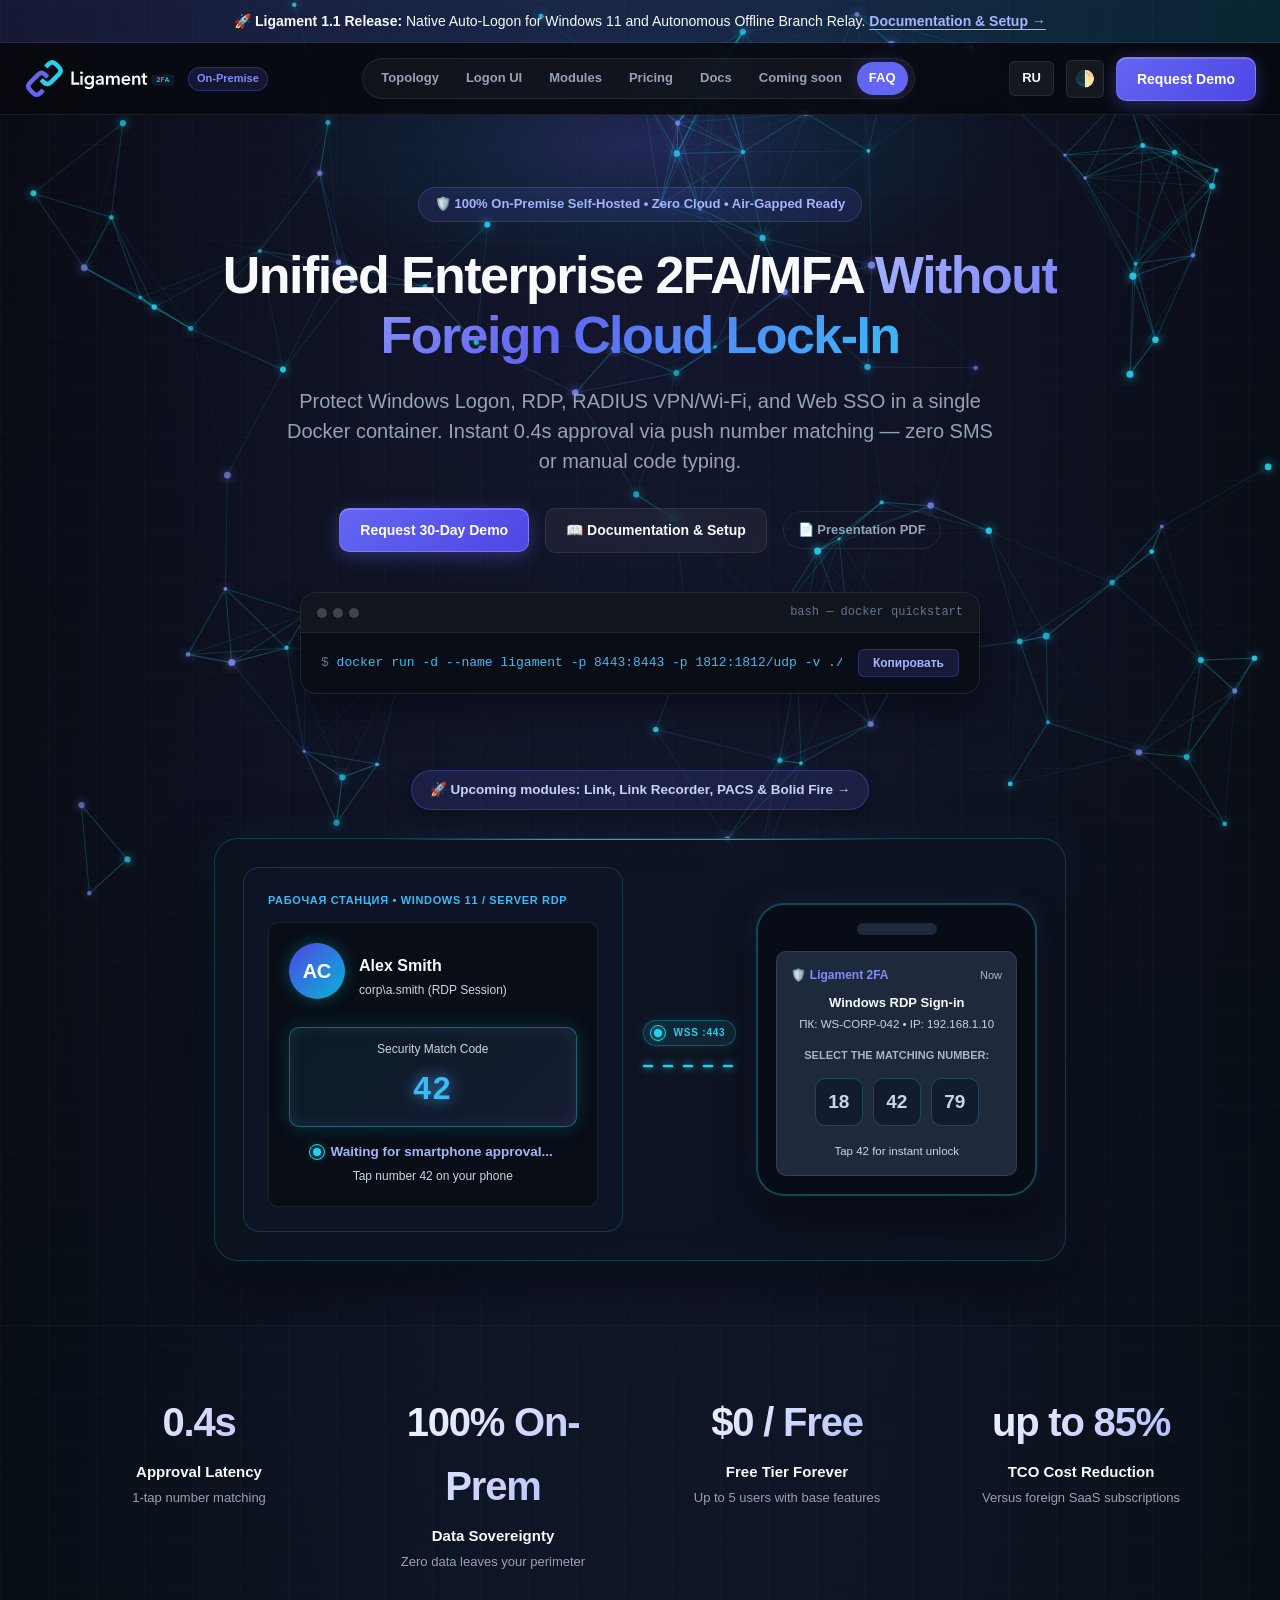
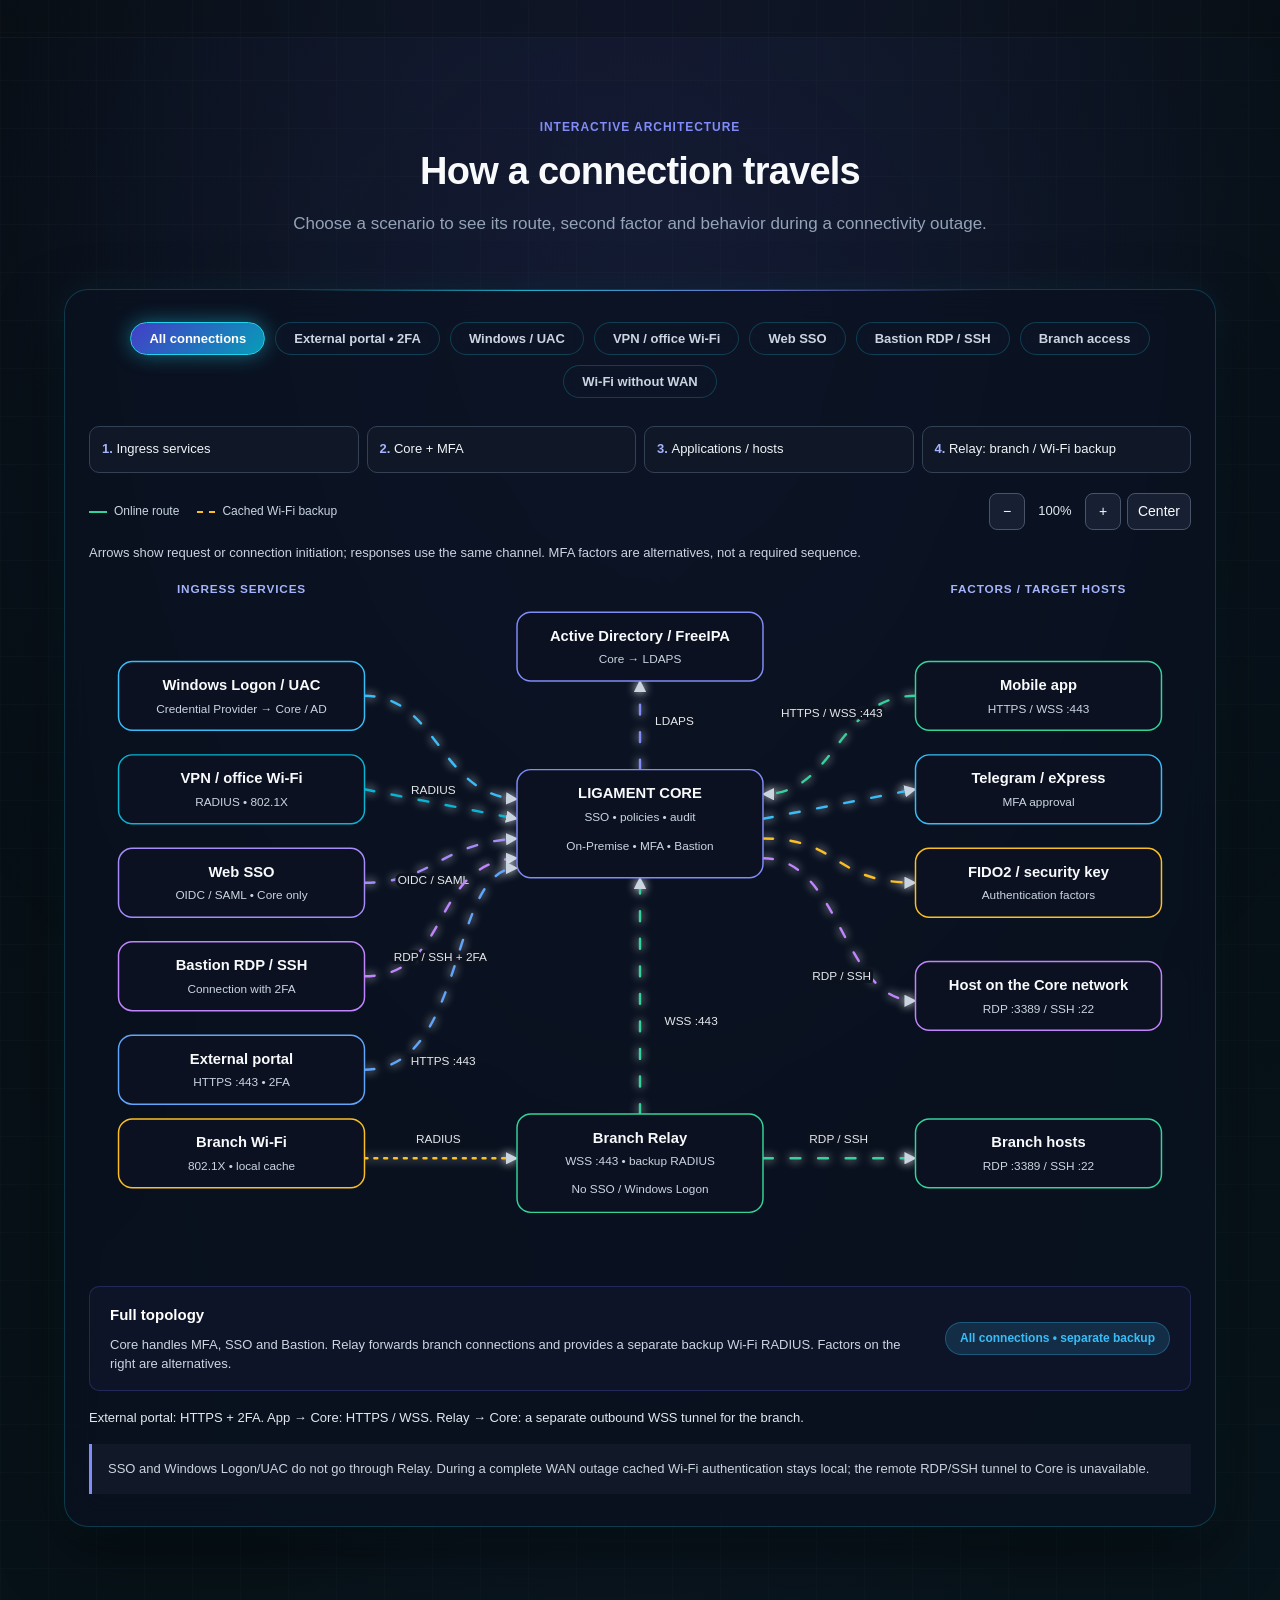
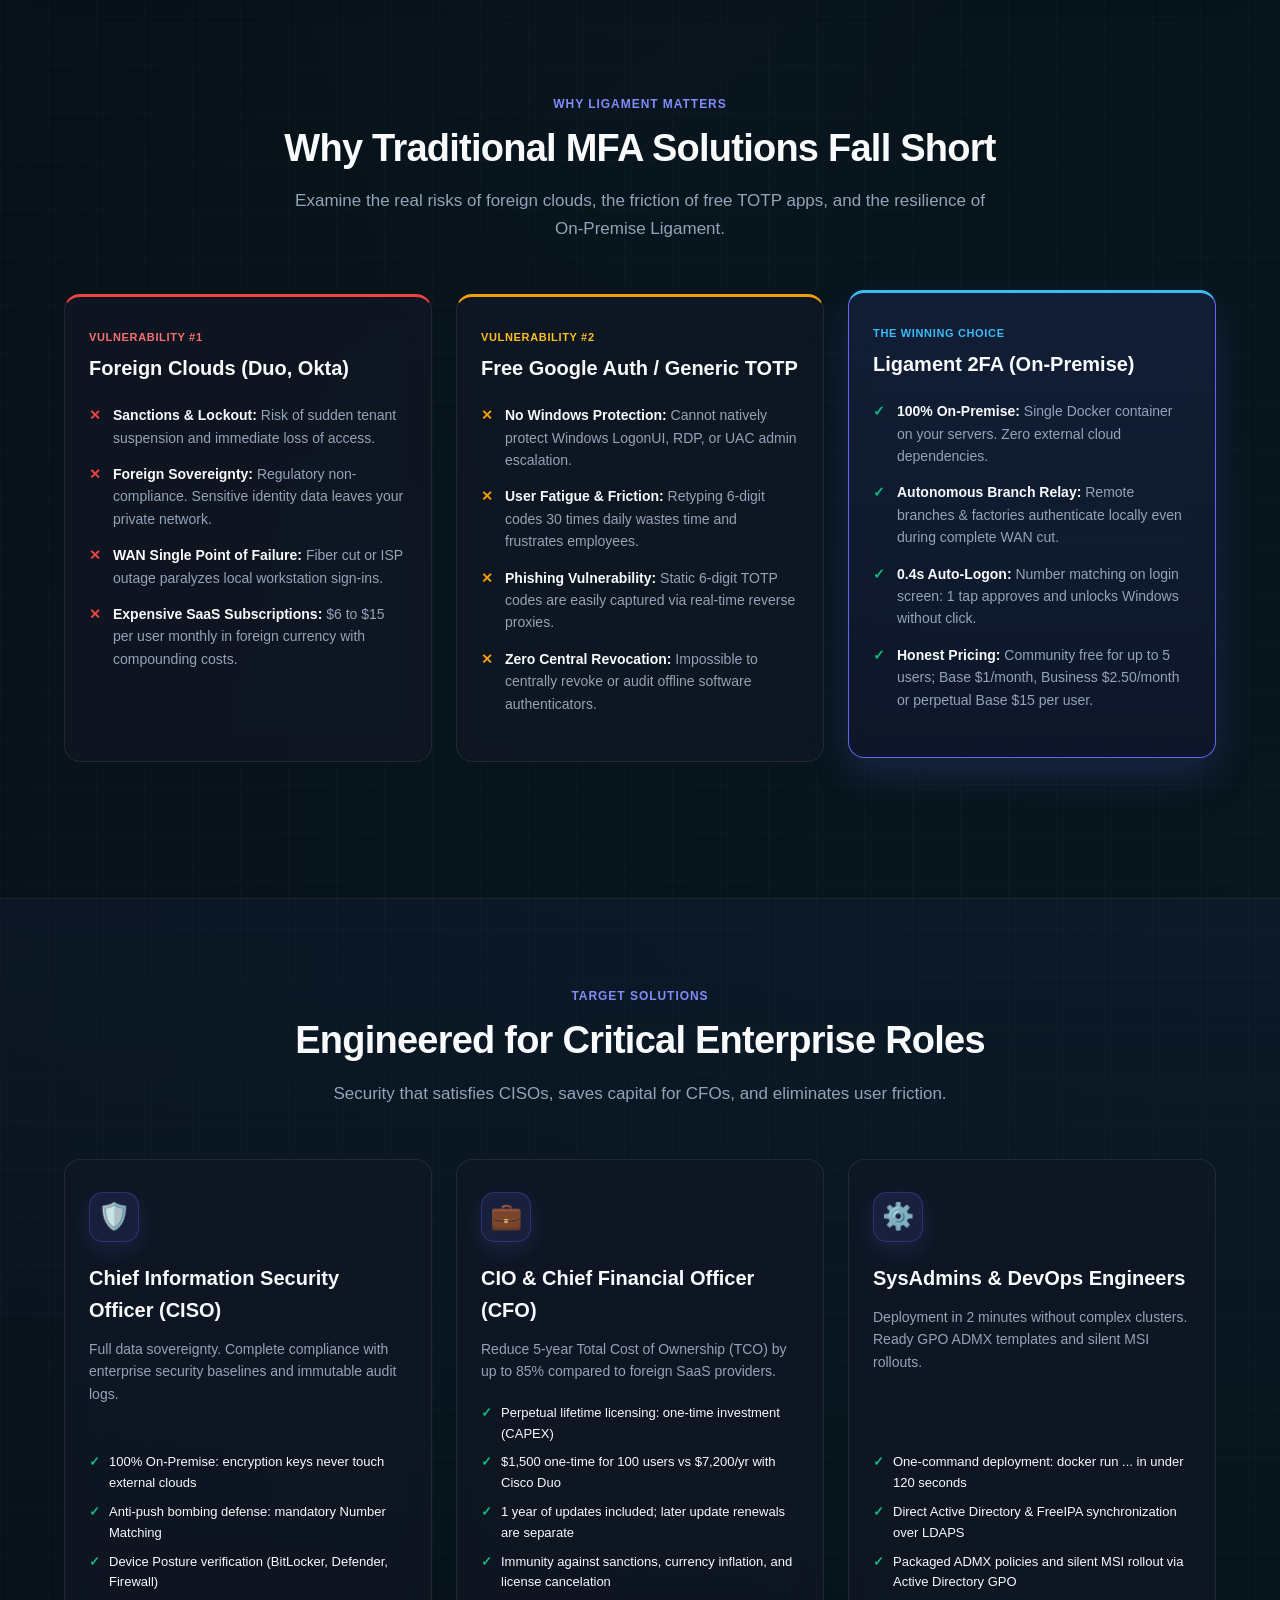
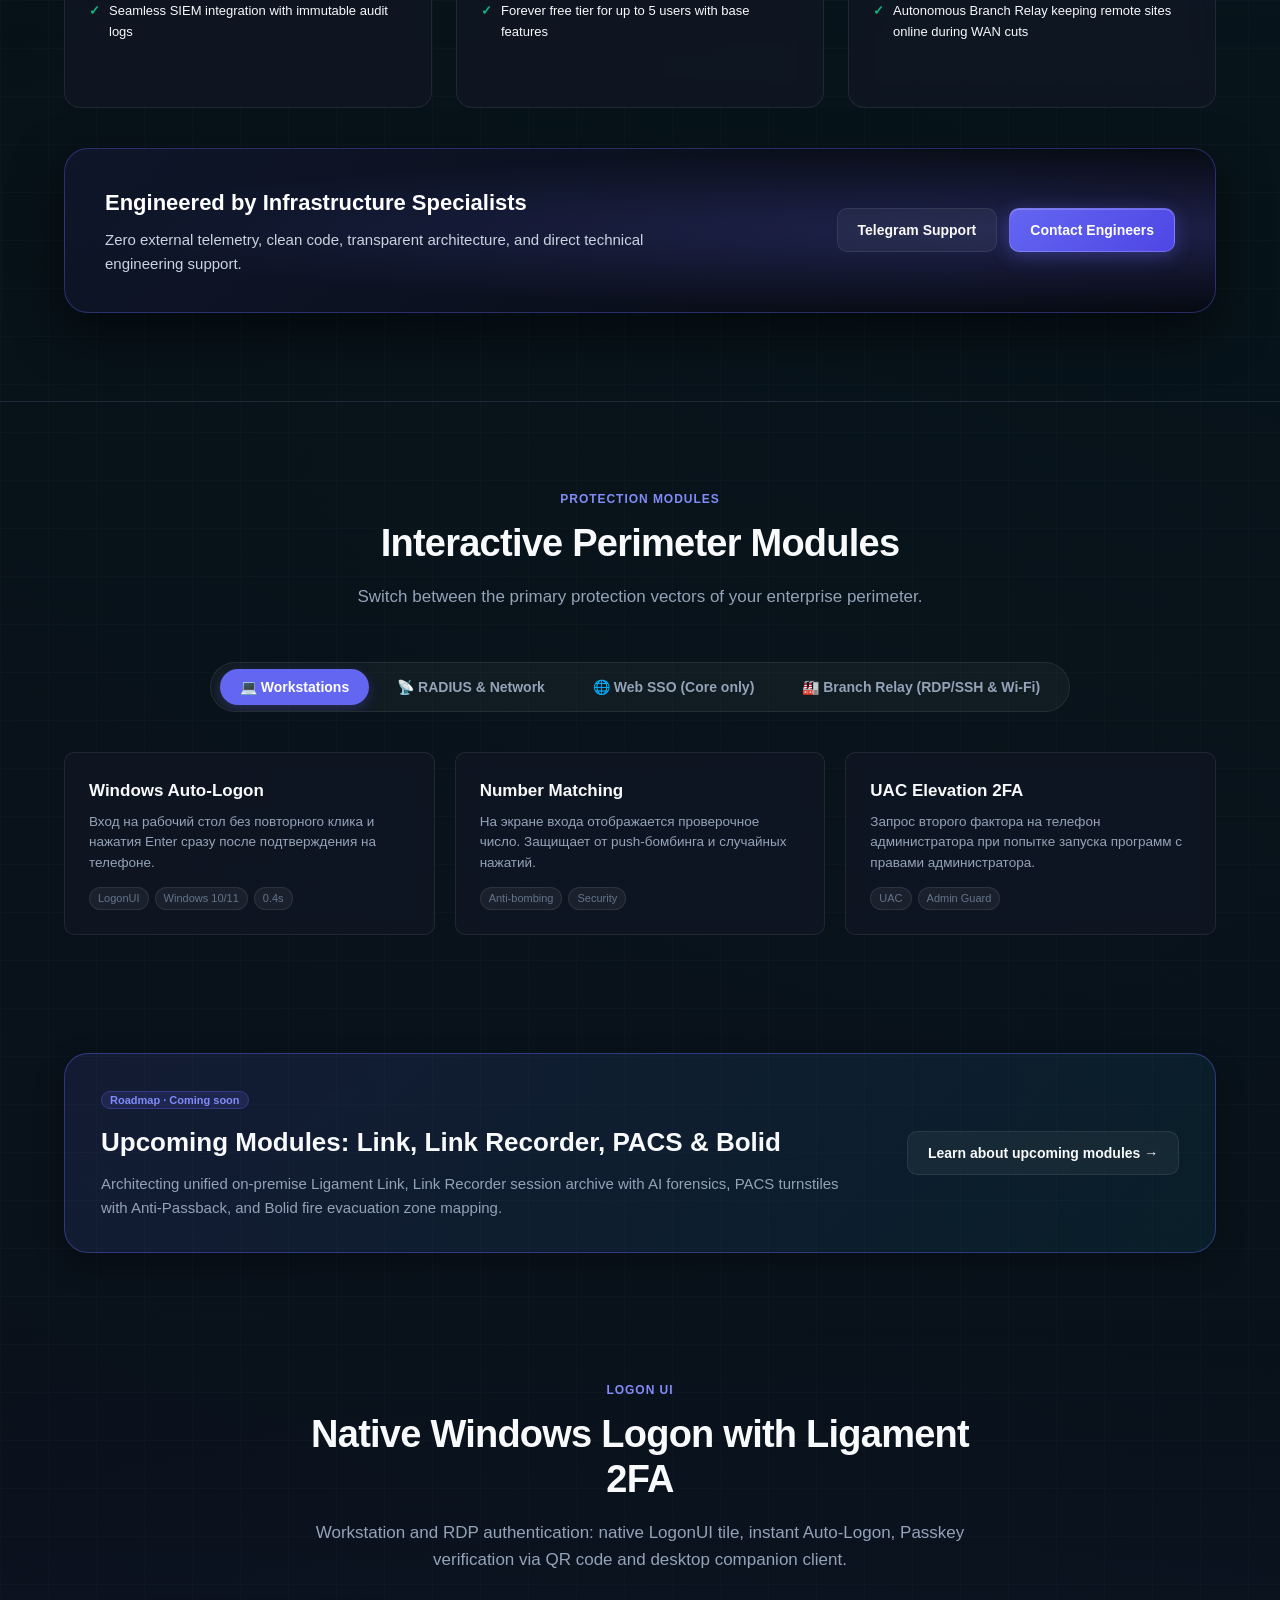
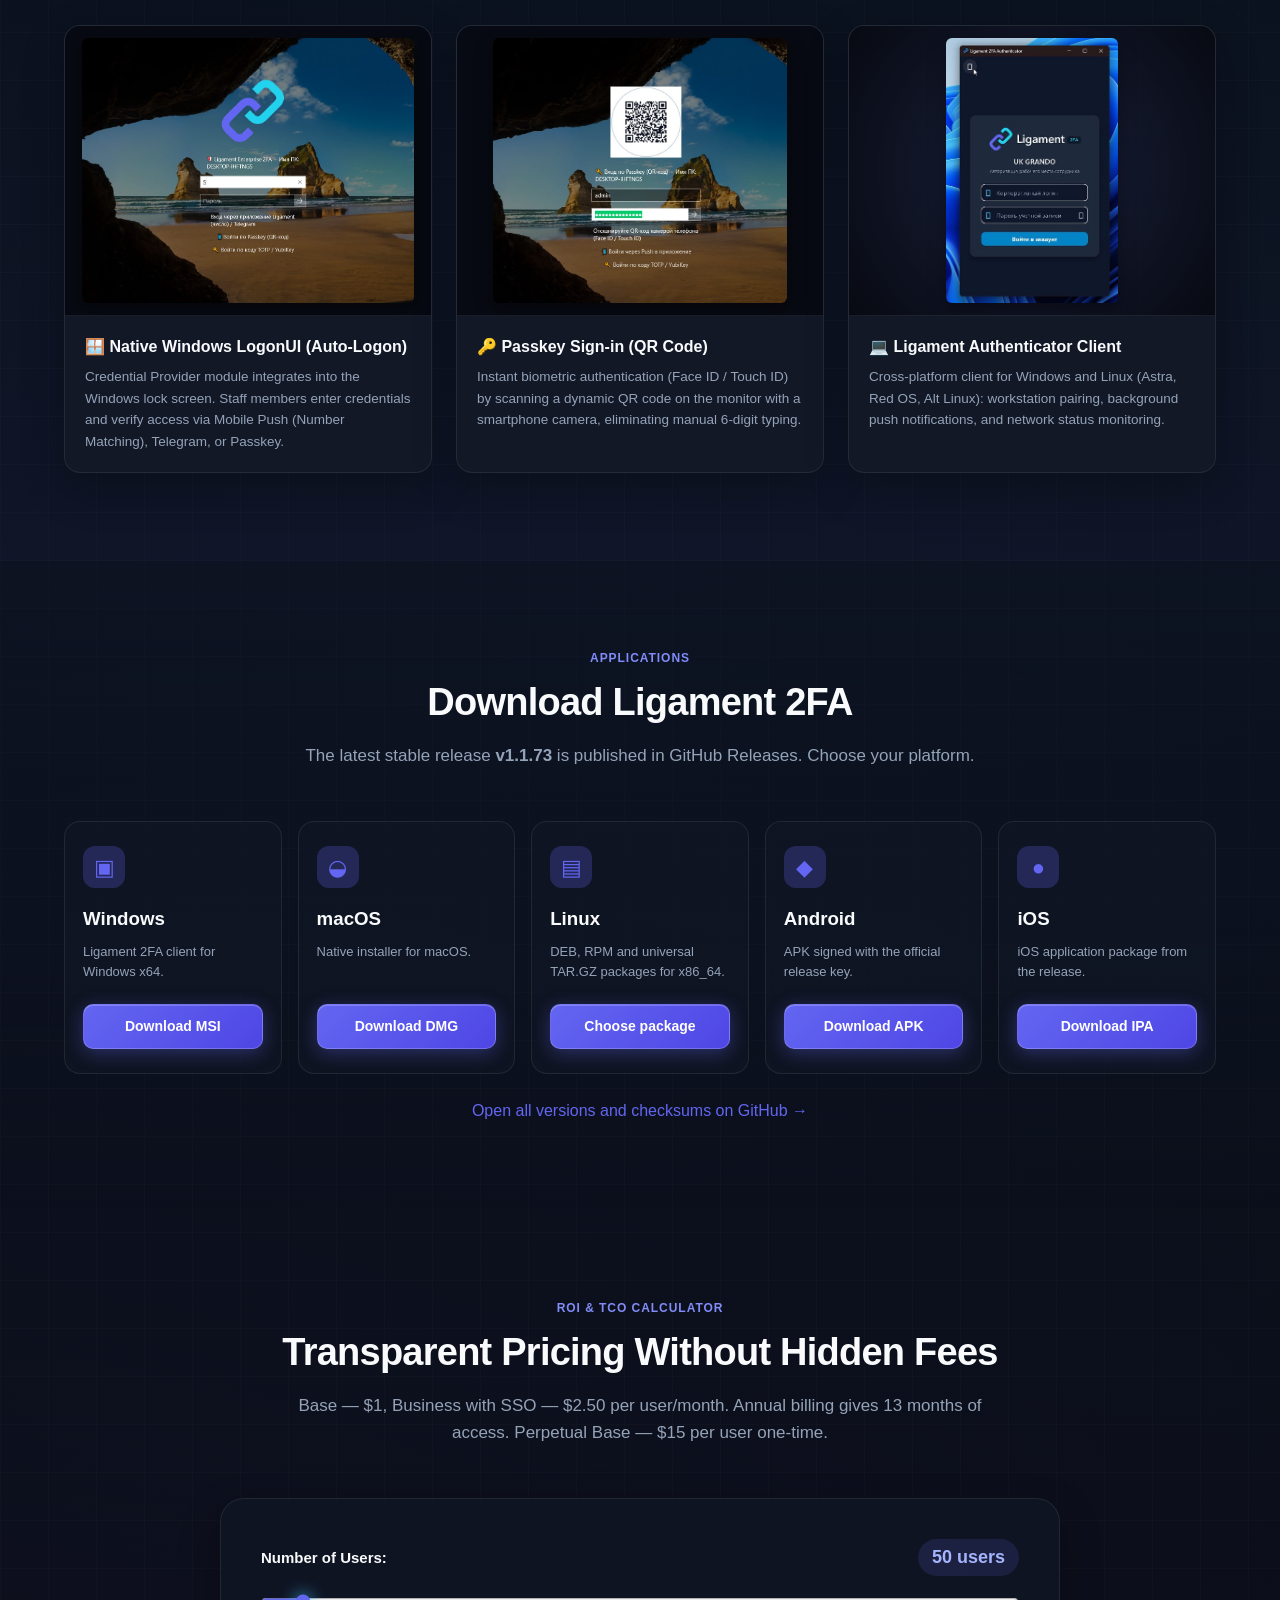
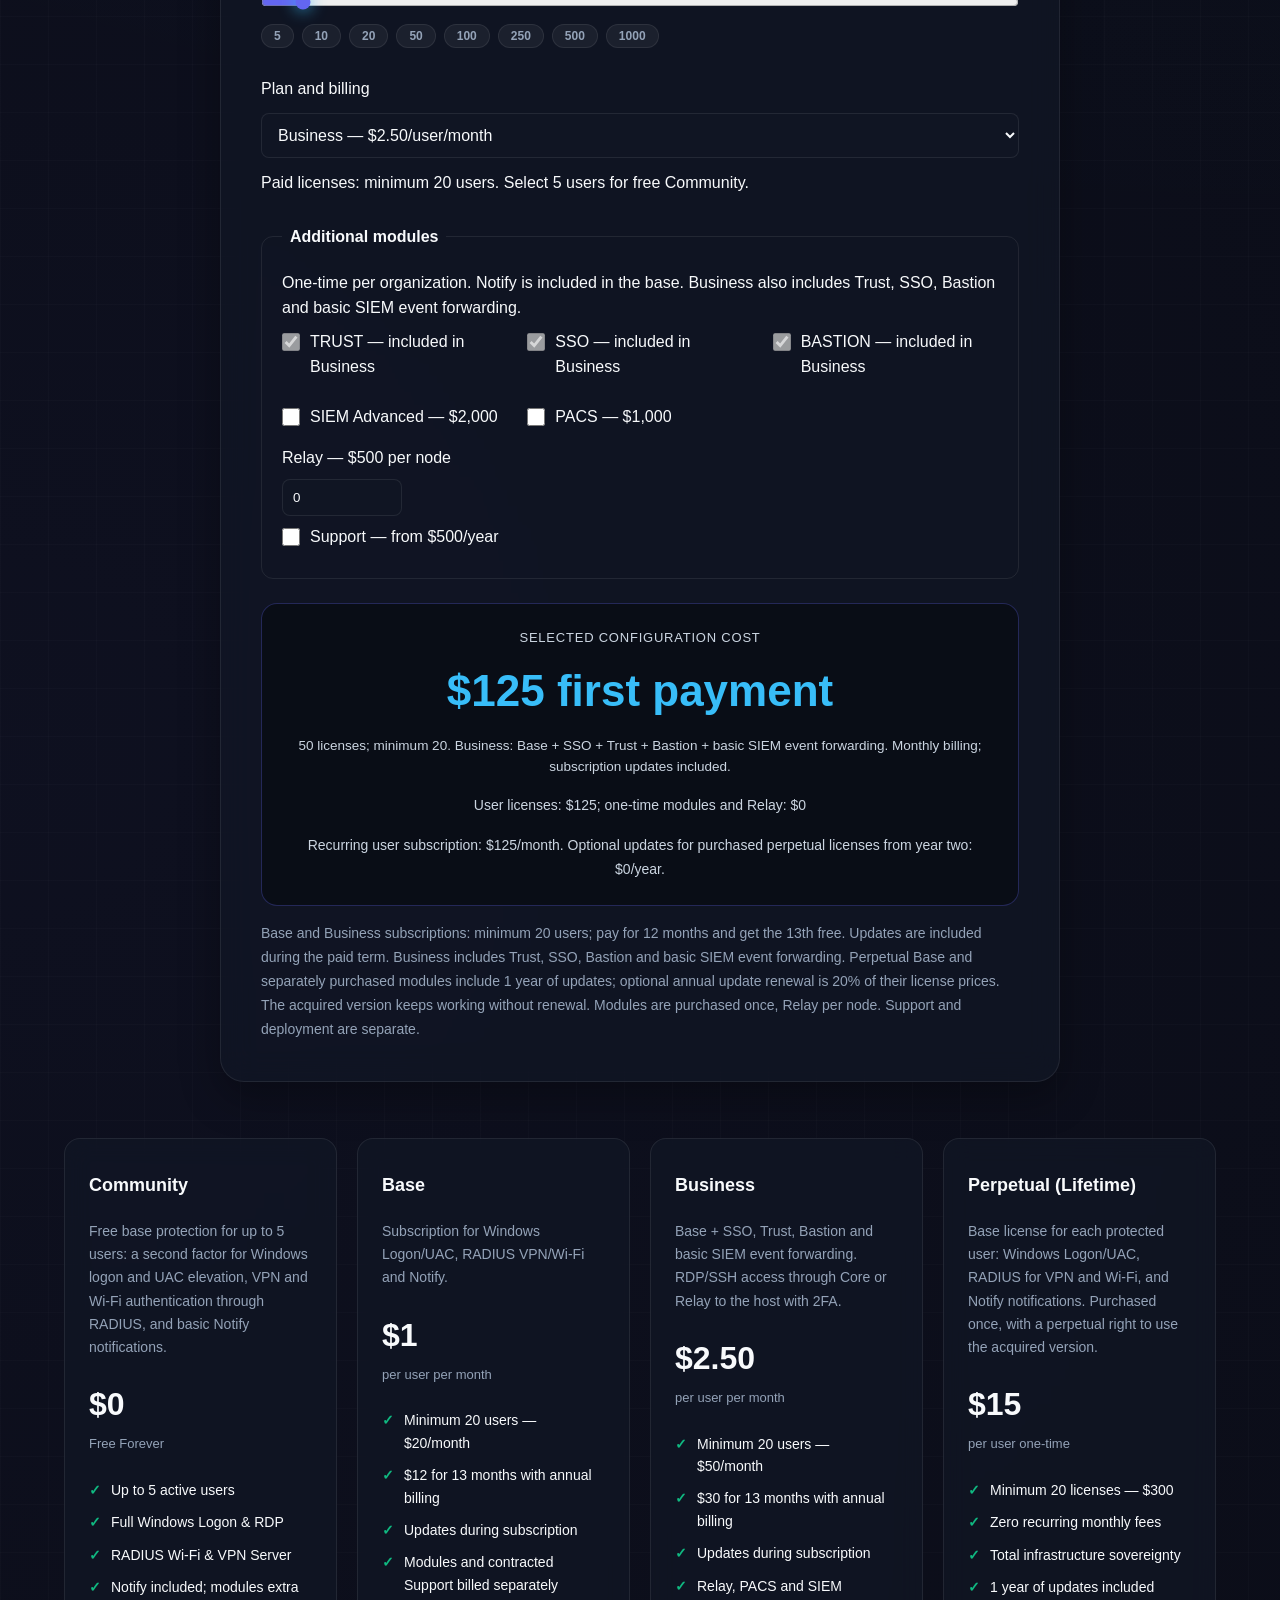
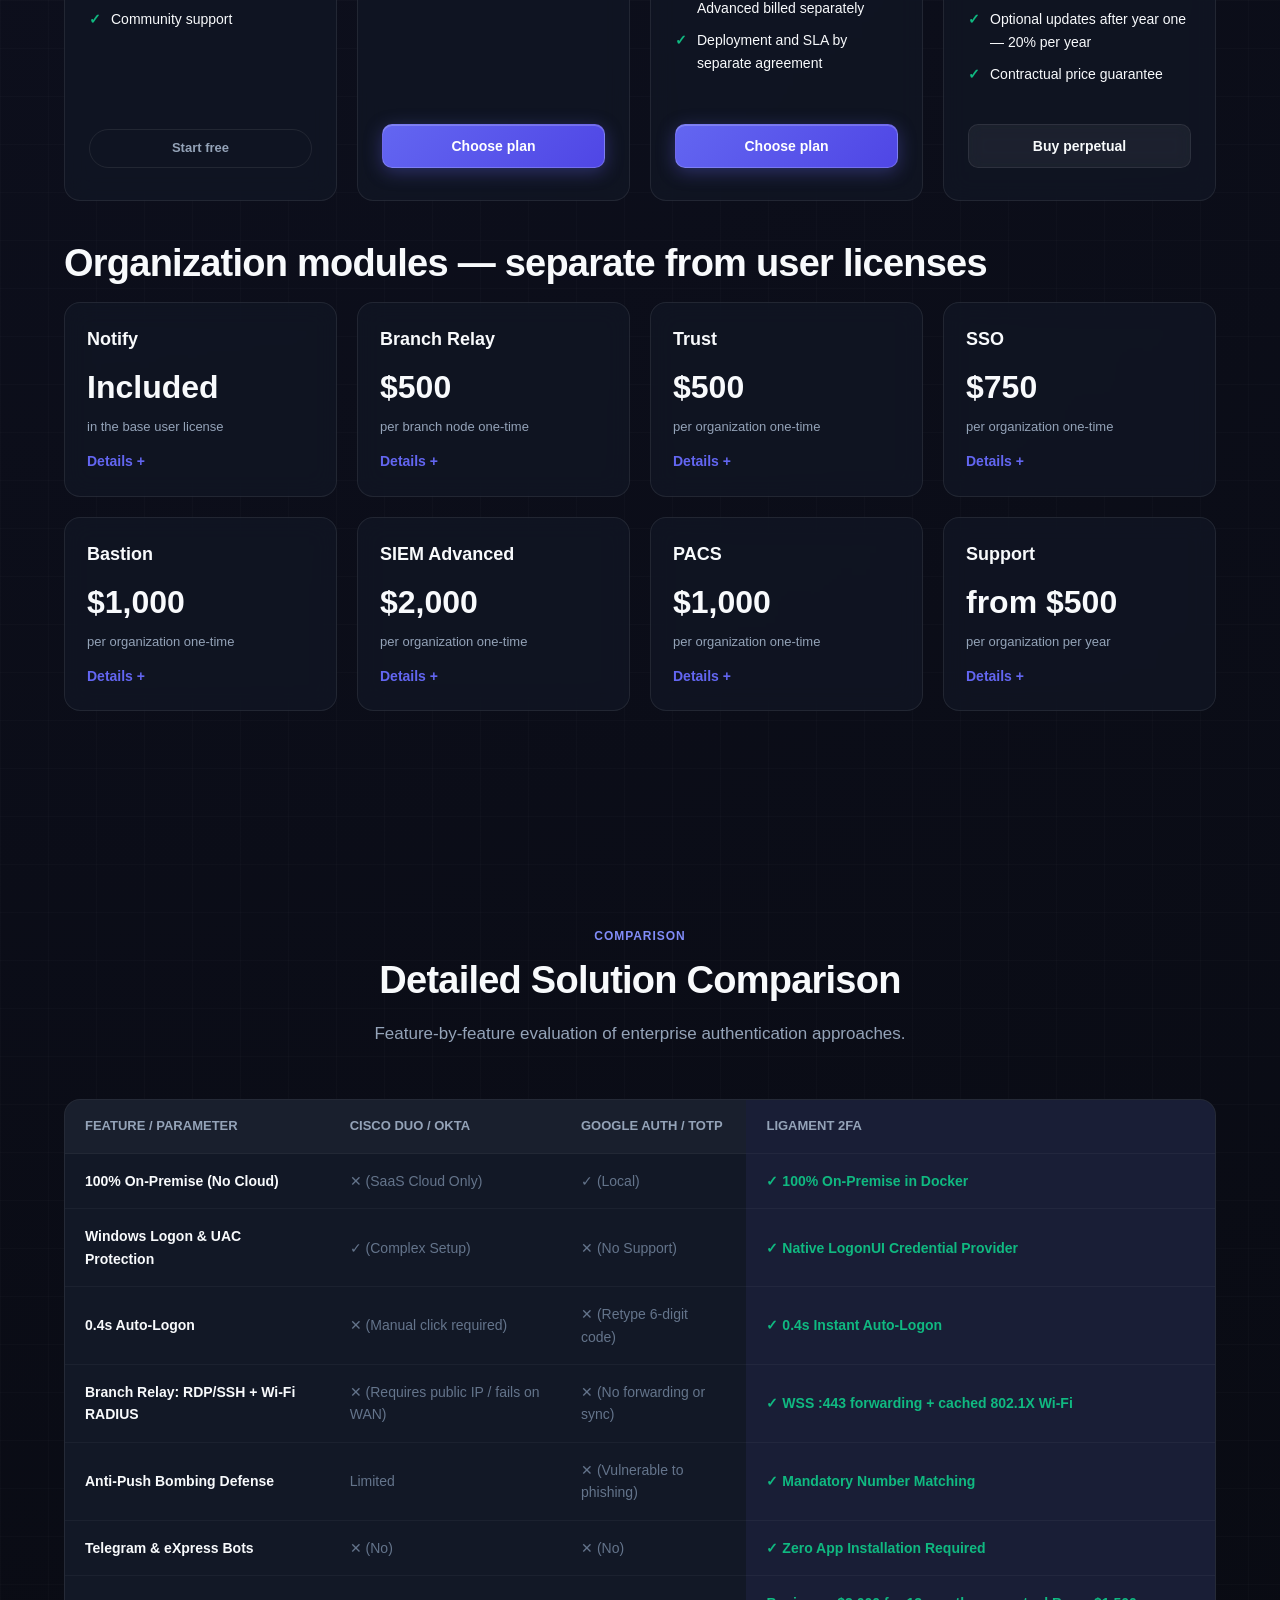
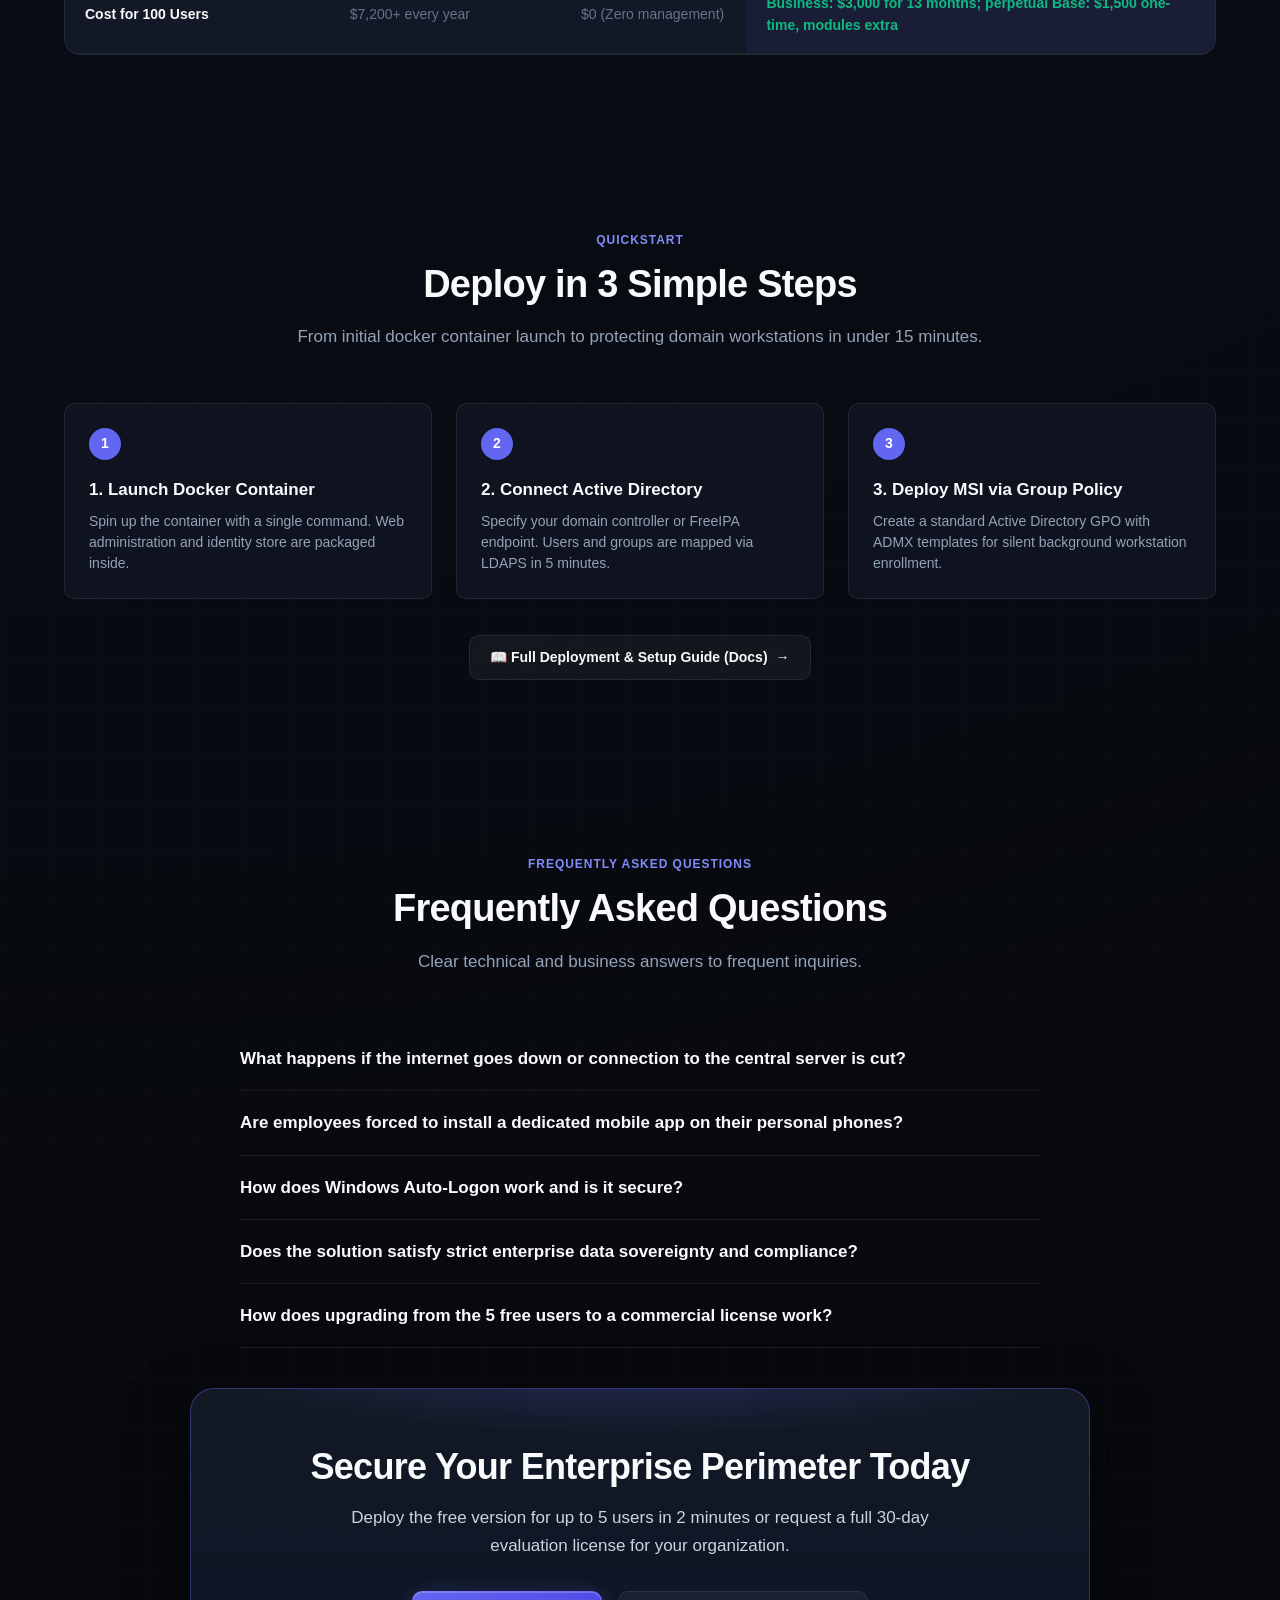
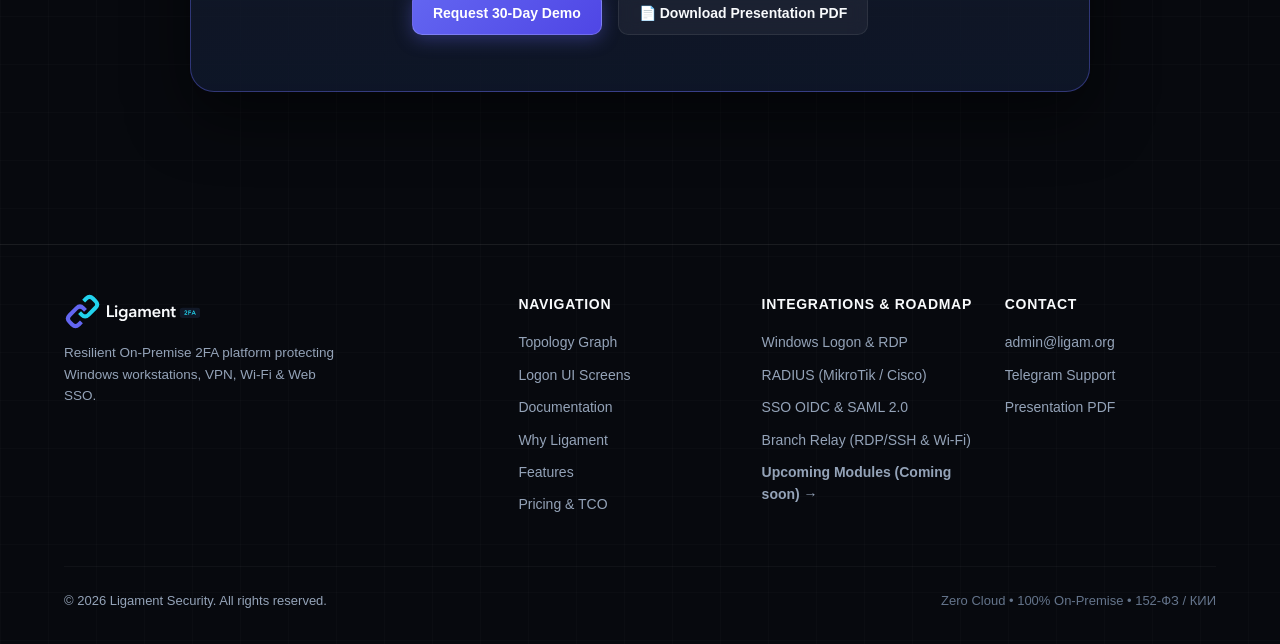
<file: en/index.html>
<!DOCTYPE html>
<html lang="en" data-theme="dark">
<head>
  <meta charset="utf-8">
  <meta name="viewport" content="width=device-width, initial-scale=1.0">
  <meta http-equiv="Content-Security-Policy" content="default-src 'self'; script-src 'self'; style-src 'self' 'unsafe-inline'; img-src 'self' data:; media-src 'self'; font-src 'self'; connect-src 'none'; form-action 'self' https:; base-uri 'none'; object-src 'none'; upgrade-insecure-requests">
  <meta http-equiv="X-Content-Type-Options" content="nosniff">
  <meta name="referrer" content="strict-origin-when-cross-origin">
  <title>Ligament 2FA — On-Premise MFA for Windows Logon, RDP, RADIUS & SSO</title>
  <meta name="description" content="Self-hosted MFA platform in a single Docker container: Windows logon, RDP, RADIUS Wi-Fi/VPN, SSO OIDC/SAML, bastion & physical access without cloud lock-in.">
  <meta name="theme-color" content="#07090e">

  <link rel="canonical" href="https://ligam.org/en/">
  <link rel="alternate" hreflang="ru" href="https://ligam.org/">
  <link rel="alternate" hreflang="en" href="https://ligam.org/en/">
  <link rel="alternate" hreflang="x-default" href="https://ligam.org/">

  <meta property="og:type" content="website">
  <meta property="og:url" content="https://ligam.org/en/">
  <meta property="og:title" content="Ligament 2FA — On-Premise MFA for Windows Logon, RDP, RADIUS & SSO">
  <meta property="og:description" content="Self-hosted MFA platform in a single Docker container: Windows logon, RDP, RADIUS Wi-Fi/VPN, SSO OIDC/SAML, bastion & physical access without cloud lock-in.">
  <meta property="og:image" content="https://ligam.org/assets/brand/og-image-en.png">
  <meta property="og:image:width" content="1200">
  <meta property="og:image:height" content="630">
  <meta property="og:image:type" content="image/png">

  <meta name="twitter:card" content="summary_large_image">
  <meta name="twitter:title" content="Ligament 2FA — On-Premise MFA for Windows Logon, RDP, RADIUS & SSO">
  <meta name="twitter:description" content="Self-hosted MFA platform in a single Docker container: Windows logon, RDP, RADIUS Wi-Fi/VPN, SSO OIDC/SAML, bastion & physical access without cloud lock-in.">
  <meta name="twitter:image" content="https://ligam.org/assets/brand/og-image-en.png">

  <link rel="icon" type="image/png" href="../assets/brand/favicon.png">
  <link rel="icon" type="image/x-icon" href="../assets/brand/favicon.ico">
  <link rel="stylesheet" href="../styles.css?v=20261028-cyber-3">
</head>
<body>
  <canvas id="bg-neural-canvas" class="bg-neural-canvas" aria-hidden="true"></canvas>

  <!-- Announcement Bar -->
  <aside class="announcement-bar" role="complementary">
    <div class="container announcement-inner">
      <span>🚀 <strong>Ligament 1.1 Release:</strong> Native Auto-Logon for Windows 11 and Autonomous Offline Branch Relay.</span>
      <a href="../docs.html" class="announcement-link">Documentation &amp; Setup →</a>
    </div>
  </aside>

  <!-- Header -->
  <header class="site-header">
    <div class="container header-inner">
      <a href="#" class="brand-link" aria-label="Ligament Security">
        <img class="brand-logo" src="../assets/brand/logo-light.svg" data-logo-dark="../assets/brand/logo-light.svg" data-logo-light="../assets/brand/logo-on-light.svg" alt="" width="150" height="41">
        <span class="brand-badge">On-Premise</span>
      </a>
      <nav id="site-navigation" class="site-nav" aria-label="Main navigation">
        <a href="#architecture">Topology</a>
        <a href="#interface">Logon UI</a>
        <a href="#benefits">Modules</a>
        <a href="#pricing">Pricing</a>
        <a href="../docs.html">Docs</a>
        <a href="coming-soon.html">Coming soon</a>
        <a href="#faq">FAQ</a>
      </nav>
      <div class="header-actions">
        <a href="../index.html?lang=ru" class="lang-switch" hreflang="ru" aria-label="Переключить на русский">RU</a>
        <button class="menu-toggle" type="button" aria-expanded="false" aria-controls="site-navigation" aria-label="Open menu">Menu</button>
        <button type="button" id="theme-toggle" class="theme-btn" aria-label="Toggle theme">🌓</button>
        <a href="mailto:admin@ligam.org?subject=Demo%20license%20request" class="btn btn-primary btn-header">Request Demo</a>
      </div>
    </div>
  </header>

  <!-- Hero Section -->
  <section class="hero-section">
    <div class="hero-glow"></div>
    <div class="container hero-content">
      <div class="hero-badge-pill">🛡️ 100% On-Premise Self-Hosted • Zero Cloud • Air-Gapped Ready</div>
      <h1 class="hero-title">Unified Enterprise 2FA/MFA <span>Without Foreign Cloud Lock-In</span></h1>
      <p class="hero-desc">Protect Windows Logon, RDP, RADIUS VPN/Wi-Fi, and Web SSO in a single Docker container. Instant 0.4s approval via push number matching — zero SMS or manual code typing.</p>

      <div class="hero-actions">
        <a href="mailto:admin@ligam.org?subject=Demo%20license%20request" class="btn btn-primary">Request 30-Day Demo</a>
        <a href="../docs.html" class="btn btn-secondary">📖 Documentation &amp; Setup</a>
        <a href="../assets/downloads/ligament-presentation.pdf" class="btn btn-outline" download>📄 Presentation PDF</a>
      </div>

      <!-- Quickstart Command -->
      <div class="terminal-box">
        <div class="terminal-header">
          <div class="terminal-dots">
            <span class="terminal-dot"></span>
            <span class="terminal-dot"></span>
            <span class="terminal-dot"></span>
          </div>
          <span class="terminal-title">bash — docker quickstart</span>
        </div>
        <div class="terminal-body">
          <div class="terminal-code">
            <span class="prompt">$ </span>docker run -d --name ligament -p 8443:8443 -p 1812:1812/udp -v ./data:/data aligorov/ligament_2fa:latest
          </div>
          <button type="button" class="copy-btn" data-copy="docker run -d --name ligament -p 8443:8443 -p 1812:1812/udp -v ./data:/data aligorov/ligament_2fa:latest">Копировать</button>
        </div>
      </div>

      <a class="link-teaser" href="coming-soon.html">🚀 Upcoming modules: Link, Link Recorder, PACS &amp; Bolid Fire →</a>
      <!-- Interactive Mockup (Windows Logon + Smartphone Push) -->
      <div class="hero-mockup-wrapper">
        <div class="mockup-grid">
          <!-- Left: Windows Screen -->
          <div class="mockup-card">
            <span class="mockup-tag">Рабочая станция • Windows 11 / Server RDP</span>
            <div class="windows-logon-screen">
              <div style="display: flex; align-items: center; gap: 14px; margin-bottom: 16px;">
                <div class="user-avatar-placeholder">АС</div>
                <div>
                  <div class="user-name" style="margin-bottom: 2px;">Alex Smith</div>
                  <div style="font-size: 12px; color: var(--text-muted);">corp\a.smith (RDP Session)</div>
                </div>
              </div>
              <div class="matching-number-box">
                <div class="matching-number-label">Security Match Code</div>
                <div class="matching-number-value">42</div>
              </div>
              <div style="margin-top: 14px; text-align: center;">
                <div id="win-logon-status" style="font-size: 13.5px; font-weight: 600; color: #a5b4fc;">
                  <span class="pulse-dot"></span> Waiting for smartphone approval...
                </div>
                <div id="win-logon-sub" style="font-size: 12px; color: var(--text-muted); margin-top: 4px;">
                  Tap number 42 on your phone
                </div>
              </div>
            </div>
          </div>

          <!-- Center: Cyber Laser Bridge -->
          <div class="mockup-cyber-bridge" id="mockup-bridge" aria-hidden="true">
            <span class="bridge-badge">
              <span class="pulse-dot"></span> WSS :443
            </span>
            <svg class="bridge-line-svg" viewBox="0 0 90 20" fill="none" xmlns="http://www.w3.org/2000/svg">
              <path class="bridge-stream" d="M 0 10 L 90 10" stroke="#22d3ee" stroke-width="2.5" />
            </svg>
          </div>

          <!-- Right: Smartphone Push -->
          <div class="phone-mockup">
            <div class="phone-notch"></div>
            <div class="push-notification">
              <div class="push-header">
                <span class="push-app-title">🛡️ Ligament 2FA</span>
                <span class="push-time">Now</span>
              </div>
              <div class="push-text">
                <strong>Windows RDP Sign-in</strong><br>
                <span style="font-size: 11.5px; color: var(--text-muted);">ПК: WS-CORP-042 • IP: 192.168.1.10</span>
              </div>
              <div style="font-size: 11px; text-transform: uppercase; color: var(--text-subtle); margin-bottom: 6px; font-weight: 700; text-align: center;">
                Select the matching number:
              </div>
              <div class="matching-choices">
                <button type="button" class="match-opt" data-match="18">18</button>
                <button type="button" class="match-opt" data-match="42">42</button>
                <button type="button" class="match-opt" data-match="79">79</button>
              </div>
              <div id="phone-push-status" style="font-size: 11.5px; text-align: center; color: var(--text-muted); min-height: 16px;">
                Tap 42 for instant unlock
              </div>
            </div>
          </div>
        </div>
      </div>
    </div>
  </section>

  <!-- Metrics Bar -->
  <section class="metrics-section">
    <div class="container">
      <div class="metrics-grid">
        <div class="metric-card">
          <div class="metric-value">0.4s</div>
          <div class="metric-label">Approval Latency</div>
          <div class="metric-sub">1-tap number matching</div>
        </div>
        <div class="metric-card">
          <div class="metric-value">100% On-Prem</div>
          <div class="metric-label">Data Sovereignty</div>
          <div class="metric-sub">Zero data leaves your perimeter</div>
        </div>
        <div class="metric-card">
          <div class="metric-value">$0 / Free</div>
          <div class="metric-label">Free Tier Forever</div>
          <div class="metric-sub">Up to 5 users with base features</div>
        </div>
        <div class="metric-card">
          <div class="metric-value">up to 85%</div>
          <div class="metric-label">TCO Cost Reduction</div>
          <div class="metric-sub">Versus foreign SaaS subscriptions</div>
        </div>
      </div>
    </div>
  </section>

  <!-- Architecture Graph Section -->
  <section id="architecture" class="section graph-section">
    <div class="container">
      <div class="section-header"><span class="section-tag">Interactive architecture</span><h2 class="section-title">How a connection travels</h2><p class="section-desc">Choose a scenario to see its route, second factor and behavior during a connectivity outage.</p></div>
      <div class="graph-wrapper">
        <div class="graph-controls" role="group" aria-label="Connection scenarios"><button type="button" class="graph-scenario-btn active" data-scenario="all" aria-pressed="true">All connections</button><button type="button" class="graph-scenario-btn" data-scenario="portal" aria-pressed="false">External portal • 2FA</button><button type="button" class="graph-scenario-btn" data-scenario="windows" aria-pressed="false">Windows / UAC</button><button type="button" class="graph-scenario-btn" data-scenario="vpn" aria-pressed="false">VPN / office Wi-Fi</button><button type="button" class="graph-scenario-btn" data-scenario="sso" aria-pressed="false">Web SSO</button><button type="button" class="graph-scenario-btn" data-scenario="bastion" aria-pressed="false">Bastion RDP / SSH</button><button type="button" class="graph-scenario-btn" data-scenario="relay" aria-pressed="false">Branch access</button><button type="button" class="graph-scenario-btn" data-scenario="wifi-offline" aria-pressed="false">Wi-Fi without WAN</button></div>
        <ol id="graph-route" class="graph-route" aria-label="Selected scenario route"></ol>
        <div class="graph-toolbar"><span class="graph-legend"><span class="legend-online">Online route</span><span class="legend-backup">Cached Wi-Fi backup</span></span><div class="graph-zoom" role="group" aria-label="Diagram zoom"><button type="button" data-graph-zoom="out" aria-label="Zoom out">−</button><output id="graph-zoom-value" aria-live="polite">100%</output><button type="button" data-graph-zoom="in" aria-label="Zoom in">+</button><button type="button" data-graph-zoom="reset">Center</button></div></div>
        <p class="graph-caption">Arrows show request or connection initiation; responses use the same channel. MFA factors are alternatives, not a required sequence.</p>
        <p class="scroll-hint graph-scroll-hint">Scroll horizontally or adjust the zoom ↔</p>
        <div class="graph-svg-container" tabindex="0" role="region" aria-label="Interactive architecture diagram">
          <div class="graph-offline-mobile"><div><strong>Branch Wi-Fi</strong><span>Access points • 802.1X</span></div><span aria-hidden="true">↓ RADIUS ↓</span><div><strong>Local Relay</strong><span>Backup RADIUS • cached authentication</span></div></div>
          <svg class="graph-svg" viewBox="0 0 1120 710" xmlns="http://www.w3.org/2000/svg" role="group" aria-labelledby="topology-title topology-desc"><title id="topology-title">Ligament Core and Relay topology</title><desc id="topology-desc">Ingress services on the left, Core in the center, factors and hosts on the right. Branch Wi-Fi, Relay and branch hosts are at the bottom. Select a node for details.</desc><defs><marker id="graph-arrow" viewBox="0 0 10 10" refX="9" refY="5" markerWidth="5" markerHeight="5" orient="auto"><path d="M0 0 L10 5 L0 10 Z" fill="#cbd5e1"/></marker></defs>
          <text class="graph-zone-label" x="155" y="30">INGRESS SERVICES</text><text class="graph-zone-label" x="965" y="30">FACTORS / TARGET HOSTS</text>
<g class="graph-connection" data-connection="ad"><path id="line-ad" class="flow-line" d="M560 210 L560 120" fill="none" stroke="#818cf8" stroke-width="2.5" marker-end="url(#graph-arrow)"/><text class="graph-edge-label" x="595" y="165">LDAPS</text></g>
<g class="graph-connection" data-connection="win"><path id="line-win" class="flow-line" d="M280 135 C355 135 355 235 435 240" fill="none" stroke="#38bdf8" stroke-width="2.5" marker-end="url(#graph-arrow)"/></g>
<g class="graph-connection" data-connection="vpn"><path id="line-vpn" class="flow-line" d="M280 230 L435 260" fill="none" stroke="#06b6d4" stroke-width="2.5" marker-end="url(#graph-arrow)"/><text class="graph-edge-label" x="350" y="235">RADIUS</text></g>
<g class="graph-connection" data-connection="sso"><path id="line-sso" class="flow-line" d="M280 325 C350 325 355 285 435 280" fill="none" stroke="#a78bfa" stroke-width="2.5" marker-end="url(#graph-arrow)"/><text class="graph-edge-label" x="350" y="326">OIDC / SAML</text></g>
<g class="graph-connection" data-connection="bastion"><path id="line-bastion" class="flow-line" d="M280 420 C370 420 345 305 435 300" fill="none" stroke="#c084fc" stroke-width="2.5" marker-end="url(#graph-arrow)"/><text class="graph-edge-label" x="357" y="405">RDP / SSH + 2FA</text></g>
<g class="graph-connection" data-connection="portal"><path id="line-portal" class="flow-line" d="M280 515 C385 515 365 310 435 310" fill="none" stroke="#60a5fa" stroke-width="2.5" marker-end="url(#graph-arrow)"/><text class="graph-edge-label" x="360" y="510">HTTPS :443</text></g>
<g class="graph-connection" data-connection="push"><path id="line-push" class="flow-line" d="M840 135 C760 135 760 235 685 235" fill="none" stroke="#34d399" stroke-width="2.5" marker-end="url(#graph-arrow)"/><text class="graph-edge-label" x="755" y="157">HTTPS / WSS :443</text></g>
<g class="graph-connection" data-connection="bot"><path id="line-bot" class="flow-line" d="M685 260 L840 230" fill="none" stroke="#38bdf8" stroke-width="2.5" marker-end="url(#graph-arrow)"/></g>
<g class="graph-connection" data-connection="yubi"><path id="line-yubi" class="flow-line" d="M685 280 C765 280 755 325 840 325" fill="none" stroke="#fbbf24" stroke-width="2.5" marker-end="url(#graph-arrow)"/></g>
<g class="graph-connection" data-connection="core-host"><path id="line-core-host" class="flow-line" d="M685 300 C765 300 765 445 840 445" fill="none" stroke="#c084fc" stroke-width="2.5" marker-end="url(#graph-arrow)"/><text class="graph-edge-label" x="765" y="424">RDP / SSH</text></g>
<g class="graph-connection" data-connection="relay"><path id="line-relay" class="flow-line" d="M560 560 L560 320" fill="none" stroke="#34d399" stroke-width="2.5" marker-end="url(#graph-arrow)"/><text class="graph-edge-label" x="612" y="470">WSS :443</text></g>
<g class="graph-connection" data-connection="relay-lan"><path id="line-relay-lan" class="flow-line" d="M685 605 L840 605" fill="none" stroke="#34d399" stroke-width="2.5" marker-end="url(#graph-arrow)"/><text class="graph-edge-label" x="762" y="590">RDP / SSH</text></g>
<g class="graph-connection" data-connection="relay-wifi"><path id="line-relay-wifi" class="flow-line backup-line" d="M280 605 L435 605" fill="none" stroke="#fbbf24" stroke-width="2.5" marker-end="url(#graph-arrow)"/><text class="graph-edge-label" x="355" y="590">RADIUS</text></g>
<g id="node-win" class="graph-node-group" role="button" tabindex="0" aria-pressed="false" aria-label="Windows Logon / UAC" data-title="Windows Logon / UAC" data-desc="Local Windows logon and UAC protection. Credential Provider connects to Core/AD; Branch Relay is not involved." data-badge="Credential Provider → Core / AD"><rect class="node-bg" x="30" y="100" width="250" height="70" rx="14" fill="#0b1120" stroke="#38bdf8" stroke-width="1.5"/><text class="graph-node-title" x="155" y="129">Windows Logon / UAC</text><text class="graph-node-subtitle" x="155" y="152">Credential Provider → Core / AD</text></g>
<g id="node-vpn" class="graph-node-group" role="button" tabindex="0" aria-pressed="false" aria-label="VPN / office Wi-Fi" data-title="VPN / office Wi-Fi" data-desc="VPN gateways and access points send RADIUS requests to Core. Push or bot-based second-factor approval is handled centrally." data-badge="RADIUS • 802.1X"><rect class="node-bg" x="30" y="195" width="250" height="70" rx="14" fill="#0b1120" stroke="#06b6d4" stroke-width="1.5"/><text class="graph-node-title" x="155" y="224">VPN / office Wi-Fi</text><text class="graph-node-subtitle" x="155" y="247">RADIUS • 802.1X</text></g>
<g id="node-sso" class="graph-node-group" role="button" tabindex="0" aria-pressed="false" aria-label="Web SSO" data-title="Web SSO" data-desc="OIDC/SAML 2.0 single sign-on runs through Core. Relay does not handle Web SSO." data-badge="OIDC / SAML • Core only"><rect class="node-bg" x="30" y="290" width="250" height="70" rx="14" fill="#0b1120" stroke="#a78bfa" stroke-width="1.5"/><text class="graph-node-title" x="155" y="319">Web SSO</text><text class="graph-node-subtitle" x="155" y="342">OIDC / SAML • Core only</text></g>
<g id="node-bastion" class="graph-node-group" role="button" tabindex="0" aria-pressed="false" aria-label="Bastion RDP / SSH" data-title="Bastion RDP / SSH" data-desc="Remote RDP or SSH connection after 2FA approval: directly through Core, or through Core and Relay to a branch." data-badge="Connection with 2FA"><rect class="node-bg" x="30" y="385" width="250" height="70" rx="14" fill="#0b1120" stroke="#c084fc" stroke-width="1.5"/><text class="graph-node-title" x="155" y="414">Bastion RDP / SSH</text><text class="graph-node-subtitle" x="155" y="437">Connection with 2FA</text></g>
<g id="node-ad" class="graph-node-group" role="button" tabindex="0" aria-pressed="false" aria-label="Active Directory / FreeIPA" data-title="Active Directory / FreeIPA" data-desc="Core connects to the directory over LDAPS for users and groups. This is a directory integration, not a branch tunnel." data-badge="Core → LDAPS"><rect class="node-bg" x="435" y="50" width="250" height="70" rx="14" fill="#0b1120" stroke="#818cf8" stroke-width="1.5"/><text class="graph-node-title" x="560" y="79">Active Directory / FreeIPA</text><text class="graph-node-subtitle" x="560" y="102">Core → LDAPS</text></g>
<g id="node-core" class="graph-node-group" role="button" tabindex="0" aria-pressed="false" aria-label="LIGAMENT CORE" data-title="LIGAMENT CORE" data-desc="Central on-premise hub for MFA, Web SSO, access policies, audit and Bastion routing. During a WAN outage branch Wi-Fi uses the local Relay without contacting Core." data-badge="SSO • policies • audit"><rect class="node-bg" x="435" y="210" width="250" height="110" rx="14" fill="#0b1120" stroke="#818cf8" stroke-width="1.5"/><text class="graph-node-title" x="560" y="239">LIGAMENT CORE</text><text class="graph-node-subtitle" x="560" y="262">SSO • policies • audit</text><text class="graph-node-subtitle" x="560" y="292">On-Premise • MFA • Bastion</text></g>
<g id="node-push" class="graph-node-group" role="button" tabindex="0" aria-pressed="false" aria-label="Mobile app / Push" data-title="Mobile app / Push" data-desc="The user app establishes a secure connection to Ligament Core over HTTPS and WSS. This channel handles 2FA requests and approvals, including Number Matching. It is not the Relay tunnel." data-badge="HTTPS / WSS :443 • Number Matching"><rect class="node-bg" x="840" y="100" width="250" height="70" rx="14" fill="#0b1120" stroke="#34d399" stroke-width="1.5"/><text class="graph-node-title" x="965" y="129">Mobile app</text><text class="graph-node-subtitle" x="965" y="152">HTTPS / WSS :443</text></g>
<g id="node-bot" class="graph-node-group" role="button" tabindex="0" aria-pressed="false" aria-label="Telegram / eXpress" data-title="Telegram / eXpress" data-desc="Second-factor approval through a supported messenger. This is an alternative MFA channel, not an extra mandatory step after Push." data-badge="MFA approval"><rect class="node-bg" x="840" y="195" width="250" height="70" rx="14" fill="#0b1120" stroke="#38bdf8" stroke-width="1.5"/><text class="graph-node-title" x="965" y="224">Telegram / eXpress</text><text class="graph-node-subtitle" x="965" y="247">MFA approval</text></g>
<g id="node-yubi" class="graph-node-group" role="button" tabindex="0" aria-pressed="false" aria-label="FIDO2 / security key" data-title="FIDO2 / security key" data-desc="Hardware keys provide an alternative authentication factor. Scenarios show selected MFA channels; all factors are not required simultaneously." data-badge="Authentication factors"><rect class="node-bg" x="840" y="290" width="250" height="70" rx="14" fill="#0b1120" stroke="#fbbf24" stroke-width="1.5"/><text class="graph-node-title" x="965" y="319">FIDO2 / security key</text><text class="graph-node-subtitle" x="965" y="342">Authentication factors</text></g>
<g id="node-host" class="graph-node-group" role="button" tabindex="0" aria-pressed="false" aria-label="Host on the Core network" data-title="Host on the Core network" data-desc="A target workstation or server reachable through Core. Bastion forwards the RDP/SSH connection after 2FA approval." data-badge="RDP :3389 / SSH :22"><rect class="node-bg" x="840" y="405" width="250" height="70" rx="14" fill="#0b1120" stroke="#c084fc" stroke-width="1.5"/><text class="graph-node-title" x="965" y="434">Host on the Core network</text><text class="graph-node-subtitle" x="965" y="457">RDP :3389 / SSH :22</text></g>
<g id="node-relay" class="graph-node-group" role="button" tabindex="0" aria-pressed="false" aria-label="Branch Relay" data-title="Branch Relay" data-desc="Two jobs: an outbound WSS tunnel to Core for RDP/SSH and cached backup Wi-Fi RADIUS during WAN outages. Relay does not handle SSO or Windows Logon/UAC." data-badge="WSS :443 • backup RADIUS"><rect class="node-bg" x="435" y="560" width="250" height="100" rx="14" fill="#0b1120" stroke="#34d399" stroke-width="1.5"/><text class="graph-node-title" x="560" y="589">Branch Relay</text><text class="graph-node-subtitle" x="560" y="612">WSS :443 • backup RADIUS</text><text class="graph-node-subtitle" x="560" y="640">No SSO / Windows Logon</text></g>
<g id="node-branch-lan" class="graph-node-group" role="button" tabindex="0" aria-pressed="false" aria-label="Branch hosts" data-title="Branch hosts" data-desc="Hosts behind Relay, reached through Core and the outbound branch tunnel after 2FA. A complete WAN outage makes this remote route unavailable." data-badge="RDP :3389 / SSH :22"><rect class="node-bg" x="840" y="565" width="250" height="70" rx="14" fill="#0b1120" stroke="#34d399" stroke-width="1.5"/><text class="graph-node-title" x="965" y="594">Branch hosts</text><text class="graph-node-subtitle" x="965" y="617">RDP :3389 / SSH :22</text></g>
<g id="node-portal" class="graph-node-group" role="button" tabindex="0" aria-pressed="false" aria-label="External portal access" data-title="External portal access" data-desc="The user opens the Ligament portal externally over HTTPS. Portal access is protected by two-factor authentication. The mobile app connects to Core over HTTPS/WSS; this is separate from the Relay tunnel." data-badge="HTTPS :443 • 2FA"><rect class="node-bg" x="30" y="480" width="250" height="70" rx="14" fill="#0b1120" stroke="#60a5fa" stroke-width="1.5"/><text class="graph-node-title" x="155" y="509">External portal</text><text class="graph-node-subtitle" x="155" y="532">HTTPS :443 • 2FA</text></g>
<g id="node-branch-wifi" class="graph-node-group" role="button" tabindex="0" aria-pressed="false" aria-label="Branch Wi-Fi" data-title="Branch Wi-Fi" data-desc="During a WAN outage branch access points use the local Relay backup RADIUS. Authentication continues using available cached data; Core and mobile Push are not part of this offline route." data-badge="802.1X • local cache"><rect class="node-bg" x="30" y="565" width="250" height="70" rx="14" fill="#0b1120" stroke="#fbbf24" stroke-width="1.5"/><text class="graph-node-title" x="155" y="594">Branch Wi-Fi</text><text class="graph-node-subtitle" x="155" y="617">802.1X • local cache</text></g>
          </svg>
        </div>
        <div class="graph-info-banner" role="status" aria-live="polite" aria-atomic="true"><div><h3 id="graph-info-title" class="graph-info-title">Full topology</h3><p id="graph-info-desc" class="graph-info-desc">Select a scenario or a node.</p></div><span id="graph-info-badge" class="graph-info-badge">All connections</span></div>
        <p class="graph-transport">External portal: HTTPS + 2FA. App → Core: HTTPS / WSS. Relay → Core: a separate outbound WSS tunnel for the branch.</p>
        <p class="graph-boundaries">SSO and Windows Logon/UAC do not go through Relay. During a complete WAN outage cached Wi-Fi authentication stays local; the remote RDP/SSH tunnel to Core is unavailable.</p>
      </div>
    </div>
  </section>

  <!-- Debate & Comparison Section -->
  <section id="debate" class="section">
    <div class="container">
      <div class="section-header">
        <span class="section-tag">Why Ligament Matters</span>
        <h2 class="section-title">Why Traditional MFA Solutions Fall Short</h2>
        <p class="section-desc">Examine the real risks of foreign clouds, the friction of free TOTP apps, and the resilience of On-Premise Ligament.</p>
      </div>

      <div class="debate-grid">
        <!-- Cloud Card -->
        <div class="debate-card card-cloud">
          <div class="debate-header">
            <span class="debate-type">Vulnerability #1</span>
            <h3 class="debate-title">Foreign Clouds (Duo, Okta)</h3>
          </div>
          <ul class="debate-list">
            <li><strong>Sanctions & Lockout:</strong> Risk of sudden tenant suspension and immediate loss of access.</li><li><strong>Foreign Sovereignty:</strong> Regulatory non-compliance. Sensitive identity data leaves your private network.</li><li><strong>WAN Single Point of Failure:</strong> Fiber cut or ISP outage paralyzes local workstation sign-ins.</li><li><strong>Expensive SaaS Subscriptions:</strong> $6 to $15 per user monthly in foreign currency with compounding costs.</li>
          </ul>
        </div>

        <!-- TOTP Card -->
        <div class="debate-card card-totp">
          <div class="debate-header">
            <span class="debate-type">Vulnerability #2</span>
            <h3 class="debate-title">Free Google Auth / Generic TOTP</h3>
          </div>
          <ul class="debate-list">
            <li><strong>No Windows Protection:</strong> Cannot natively protect Windows LogonUI, RDP, or UAC admin escalation.</li><li><strong>User Fatigue & Friction:</strong> Retyping 6-digit codes 30 times daily wastes time and frustrates employees.</li><li><strong>Phishing Vulnerability:</strong> Static 6-digit TOTP codes are easily captured via real-time reverse proxies.</li><li><strong>Zero Central Revocation:</strong> Impossible to centrally revoke or audit offline software authenticators.</li>
          </ul>
        </div>

        <!-- Ligament Card -->
        <div class="debate-card card-ligament">
          <div class="debate-header">
            <span class="debate-type">The Winning Choice</span>
            <h3 class="debate-title">Ligament 2FA (On-Premise)</h3>
          </div>
          <ul class="debate-list">
            <li><strong>100% On-Premise:</strong> Single Docker container on your servers. Zero external cloud dependencies.</li><li><strong>Autonomous Branch Relay:</strong> Remote branches & factories authenticate locally even during complete WAN cut.</li><li><strong>0.4s Auto-Logon:</strong> Number matching on login screen: 1 tap approves and unlocks Windows without click.</li><li><strong>Honest Pricing:</strong> Community free for up to 5 users; Base $1/month, Business $2.50/month or perpetual Base $15 per user.</li>
          </ul>
        </div>
      </div>
    </div>
  </section>

  <!-- Personas Section -->
  <section id="personas" class="collab-section section">
    <div class="container">
      <div class="section-header">
        <span class="section-tag">Target Solutions</span>
        <h2 class="section-title">Engineered for Critical Enterprise Roles</h2>
        <p class="section-desc">Security that satisfies CISOs, saves capital for CFOs, and eliminates user friction.</p>
      </div>

      <div class="collab-grid">
        <!-- CISO -->
        <div class="collab-card">
          <div class="collab-icon-box">🛡️</div>
          <h3 class="collab-card-title">Chief Information Security Officer (CISO)</h3>
          <p class="collab-card-desc">Full data sovereignty. Complete compliance with enterprise security baselines and immutable audit logs.</p>
          <ul class="collab-card-list">
            <li>100% On-Premise: encryption keys never touch external clouds</li><li>Anti-push bombing defense: mandatory Number Matching</li><li>Device Posture verification (BitLocker, Defender, Firewall)</li><li>Seamless SIEM integration with immutable audit logs</li>
          </ul>
        </div>

        <!-- CIO/CFO -->
        <div class="collab-card">
          <div class="collab-icon-box">💼</div>
          <h3 class="collab-card-title">CIO & Chief Financial Officer (CFO)</h3>
          <p class="collab-card-desc">Reduce 5-year Total Cost of Ownership (TCO) by up to 85% compared to foreign SaaS providers.</p>
          <ul class="collab-card-list">
            <li>Perpetual lifetime licensing: one-time investment (CAPEX)</li><li>$1,500 one-time for 100 users vs $7,200/yr with Cisco Duo</li><li>1 year of updates included; later update renewals are separate</li><li>Immunity against sanctions, currency inflation, and license cancelation</li><li>Forever free tier for up to 5 users with base features</li>
          </ul>
        </div>

        <!-- SysAdmin -->
        <div class="collab-card">
          <div class="collab-icon-box">⚙️</div>
          <h3 class="collab-card-title">SysAdmins & DevOps Engineers</h3>
          <p class="collab-card-desc">Deployment in 2 minutes without complex clusters. Ready GPO ADMX templates and silent MSI rollouts.</p>
          <ul class="collab-card-list">
            <li>One-command deployment: docker run ... in under 120 seconds</li><li>Direct Active Directory & FreeIPA synchronization over LDAPS</li><li>Packaged ADMX policies and silent MSI rollout via Active Directory GPO</li><li>Autonomous Branch Relay keeping remote sites online during WAN cuts</li>
          </ul>
        </div>
      </div>

      <!-- Founder Box (Always High-Contrast & Legible) -->
      <div class="founder-box">
        <div class="founder-text">
          <h3 style="color: #ffffff !important;">Engineered by Infrastructure Specialists</h3>
          <p style="color: #cbd5e1 !important;">Zero external telemetry, clean code, transparent architecture, and direct technical engineering support.</p>
        </div>
        <div class="founder-actions">
          <a href="https://t.me/ligament_support" class="btn btn-secondary" target="_blank" rel="noopener noreferrer">Telegram Support</a>
          <a href="mailto:admin@ligam.org?subject=Question%20about%20Ligament" class="btn btn-primary">Contact Engineers</a>
        </div>
      </div>
    </div>
  </section>

  <!-- Interactive Perimeter Tabs Section -->
  <section id="benefits" class="section">
    <div class="container">
      <div class="section-header">
        <span class="section-tag">Protection Modules</span>
        <h2 class="section-title">Interactive Perimeter Modules</h2>
        <p class="section-desc">Switch between the primary protection vectors of your enterprise perimeter.</p>
      </div>

      <!-- Tabs Navigation -->
      <div class="tabs-nav" role="tablist" aria-label="Protection vectors">
        <button type="button" id="tab-btn-workstations" class="tab-btn active" role="tab" aria-selected="true" aria-controls="tab-workstations" data-tab="tab-workstations">💻 Workstations</button>
        <button type="button" id="tab-btn-radius" class="tab-btn" role="tab" aria-selected="false" aria-controls="tab-radius" data-tab="tab-radius" tabindex="-1">📡 RADIUS & Network</button>
        <button type="button" id="tab-btn-sso" class="tab-btn" role="tab" aria-selected="false" aria-controls="tab-sso" data-tab="tab-sso" tabindex="-1">🌐 Web SSO (Core only)</button>
        <button type="button" id="tab-btn-relay" class="tab-btn" role="tab" aria-selected="false" aria-controls="tab-relay" data-tab="tab-relay" tabindex="-1">🏭 Branch Relay (RDP/SSH &amp; Wi-Fi)</button>
      </div>

      <!-- Tab 1: Workstations -->
      <div id="tab-workstations" class="tab-content active" role="tabpanel" aria-labelledby="tab-btn-workstations">
        <div class="feature-tab-grid">
          <div class="feat-card">
            <h4 class="feat-card-title">Windows Auto-Logon</h4>
            <p class="feat-card-desc">Вход на рабочий стол без повторного клика и нажатия Enter сразу после подтверждения на телефоне.</p>
            <div class="tag-pills"><span class="tag-pill">LogonUI</span><span class="tag-pill">Windows 10/11</span><span class="tag-pill">0.4s</span></div>
          </div>
          <div class="feat-card">
            <h4 class="feat-card-title">Number Matching</h4>
            <p class="feat-card-desc">На экране входа отображается проверочное число. Защищает от push-бомбинга и случайных нажатий.</p>
            <div class="tag-pills"><span class="tag-pill">Anti-bombing</span><span class="tag-pill">Security</span></div>
          </div>
          <div class="feat-card">
            <h4 class="feat-card-title">UAC Elevation 2FA</h4>
            <p class="feat-card-desc">Запрос второго фактора на телефон администратора при попытке запуска программ с правами администратора.</p>
            <div class="tag-pills"><span class="tag-pill">UAC</span><span class="tag-pill">Admin Guard</span></div>
          </div>
        </div>
      </div>

      <!-- Tab 2: RADIUS -->
      <div id="tab-radius" class="tab-content" role="tabpanel" aria-labelledby="tab-btn-radius">
        <div class="feature-tab-grid">
          <div class="feat-card">
            <h4 class="feat-card-title">RADIUS Push Holding (RFC 5080)</h4>
            <p class="feat-card-desc">Сервер удерживает UDP-сессию на время подтверждения вторым фактором, предотвращая повторные запросы.</p>
            <div class="tag-pills"><span class="tag-pill">RFC 5080</span><span class="tag-pill">UDP</span></div>
          </div>
          <div class="feat-card">
            <h4 class="feat-card-title">Корпоративный Wi-Fi 802.1X</h4>
            <p class="feat-card-desc">Бесшовный доступ к корпоративному Wi-Fi WPA2/WPA3-Enterprise с аутентификацией пользователей.</p>
            <div class="tag-pills"><span class="tag-pill">WPA2/WPA3</span><span class="tag-pill">EAP-TTLS</span></div>
          </div>
          <div class="feat-card">
            <h4 class="feat-card-title">VPN-шлюзы</h4>
            <p class="feat-card-desc">Совместимость с MikroTik RouterOS, Cisco ASA, Fortinet, UniFi, WireGuard и OpenVPN.</p>
            <div class="tag-pills"><span class="tag-pill">MikroTik</span><span class="tag-pill">Cisco</span><span class="tag-pill">Fortinet</span></div>
          </div>
        </div>
      </div>

      <!-- Tab 3: Web SSO through Core -->
      <div id="tab-sso" class="tab-content" role="tabpanel" aria-labelledby="tab-btn-sso">
        <div class="feature-tab-grid">
          <div class="feat-card">
            <h4 class="feat-card-title">OIDC &amp; SAML 2.0 — Core only</h4>
            <p class="feat-card-desc">Central Web SSO for corporate services such as Nextcloud, GitLab, Bitrix24 and 1C. OIDC/SAML 2.0 authentication runs strictly through Ligament Core; Branch Relay is not involved.</p>
            <div class="tag-pills"><span class="tag-pill">OIDC</span><span class="tag-pill">SAML 2.0</span><span class="tag-pill">Core only</span></div>
          </div>
          <div class="feat-card">
            <h4 class="feat-card-title">RDP / SSH Bastion with 2FA</h4>
            <p class="feat-card-desc">Forward RDP and SSH through Ligament Core or a branch Relay to the target host with 2FA confirmation. Provides protected remote access to workstations and servers.</p>
            <div class="tag-pills"><span class="tag-pill">Bastion</span><span class="tag-pill">Zero Exposed Ports</span></div>
          </div>
          <div class="feat-card">
            <h4 class="feat-card-title">Reverse Proxy with 2FA</h4>
            <p class="feat-card-desc">Protect legacy web panels and internal systems through the central Core without changing their source code.</p>
            <div class="tag-pills"><span class="tag-pill">Proxy</span><span class="tag-pill">Legacy 2FA</span></div>
          </div>
        </div>
      </div>

      <!-- Tab 4: Branch Relay -->
      <div id="tab-relay" class="tab-content" role="tabpanel" aria-labelledby="tab-btn-relay">
        <div class="feature-tab-grid">
          <div class="feat-card">
            <h4 class="feat-card-title">Secure RDP &amp; SSH forwarding</h4>
            <p class="feat-card-desc">The Relay opens an outbound WSS :443 tunnel to Core, forwarding RDP :3389 and SSH :22 to internal branch hosts without a public IP or exposed ports.</p>
            <div class="tag-pills"><span class="tag-pill">RDP :3389</span><span class="tag-pill">SSH :22</span><span class="tag-pill">WSS :443</span></div>
          </div>
          <div class="feat-card">
            <h4 class="feat-card-title">Backup RADIUS for branch Wi-Fi</h4>
            <p class="feat-card-desc">During a WAN or fiber cut, the local Relay serves cached 802.1X WPA2/WPA3 Enterprise Wi-Fi authentication autonomously.</p>
            <div class="tag-pills"><span class="tag-pill">Wi-Fi 802.1X</span><span class="tag-pill">WPA2/WPA3</span><span class="tag-pill">WAN cut survival</span></div>
          </div>
          <div class="feat-card">
            <h4 class="feat-card-title">Audit synchronization</h4>
            <p class="feat-card-desc">RDP/SSH forwarding and Wi-Fi events are buffered locally and replicated to Core after connectivity returns. Relay does not handle Web SSO or Windows Logon.</p>
            <div class="tag-pills"><span class="tag-pill">Audit Sync</span><span class="tag-pill">Core replication</span></div>
          </div>
        </div>
      </div>
    </div>
  </section>

  <!-- Coming Soon Callout -->
  <section class="section coming-soon-callout" aria-labelledby="cs-callout-heading">
    <div class="container">
      <div class="coming-soon-card">
        <div class="coming-soon-card-content">
          <span class="brand-badge">Roadmap · Coming soon</span>
          <h2 id="cs-callout-heading" class="coming-soon-card-title">Upcoming Modules: Link, Link Recorder, PACS &amp; Bolid</h2>
          <p class="coming-soon-card-desc">
            Architecting unified on-premise Ligament Link, Link Recorder session archive with AI forensics, PACS turnstiles with Anti-Passback, and Bolid fire evacuation zone mapping.
          </p>
        </div>
        <div class="coming-soon-card-action">
          <a href="coming-soon.html" class="btn btn-secondary">Learn about upcoming modules →</a>
        </div>
      </div>
    </div>
  </section>

  <!-- Windows Logon Screenshots Section -->
  <section id="interface" class="section screenshots-section" aria-labelledby="interface-heading">
    <div class="container">
      <div class="section-header">
        <span class="section-tag">Logon UI</span>
        <h2 id="interface-heading" class="section-title">Native Windows Logon with Ligament 2FA</h2>
        <p class="section-desc">Workstation and RDP authentication: native LogonUI tile, instant Auto-Logon, Passkey verification via QR code and desktop companion client.</p>
      </div>

      <div class="logon-gallery-grid">
        <!-- Card 1: Windows Logon Credential Provider -->
        <figure class="logon-gallery-card">
          <div class="logon-img-wrap">
            <img src="../assets/media/screen-windows-logon.png" alt="Windows LogonUI screen with Ligament Enterprise 2FA" width="923" height="738" loading="lazy">
          </div>
          <figcaption>
            <strong>🪟 Native Windows LogonUI (Auto-Logon)</strong>
            <span>Credential Provider module integrates into the Windows lock screen. Staff members enter credentials and verify access via Mobile Push (Number Matching), Telegram, or Passkey.</span>
          </figcaption>
        </figure>

        <!-- Card 2: Passkey QR-code -->
        <figure class="logon-gallery-card">
          <div class="logon-img-wrap">
            <img src="../assets/media/screen-windows-passkey-qr.png" alt="Windows Passkey QR code sign-in" width="796" height="717" loading="lazy">
          </div>
          <figcaption>
            <strong>🔑 Passkey Sign-in (QR Code)</strong>
            <span>Instant biometric authentication (Face ID / Touch ID) by scanning a dynamic QR code on the monitor with a smartphone camera, eliminating manual 6-digit typing.</span>
          </figcaption>
        </figure>

        <!-- Card 3: Authenticator Client -->
        <figure class="logon-gallery-card">
          <div class="logon-img-wrap logon-img-wrap-contain">
            <img src="../assets/media/screen-authenticator-desktop.png" alt="Ligament 2FA Authenticator desktop client" width="367" height="565" loading="lazy">
          </div>
          <figcaption>
            <strong>💻 Ligament Authenticator Client</strong>
            <span>Cross-platform client for Windows and Linux (Astra, Red OS, Alt Linux): workstation pairing, background push notifications, and network status monitoring.</span>
          </figcaption>
        </figure>
      </div>
    </div>
  </section>

  <!-- Downloads Section -->
  <section id="downloads" class="section downloads-section">
    <div class="container">
      <div class="section-header">
        <span class="section-tag">Applications</span>
        <h2 class="section-title">Download Ligament 2FA</h2>
        <p class="section-desc">The latest stable release <strong>v1.1.73</strong> is published in GitHub Releases. Choose your platform.</p>
      </div>
      <div class="downloads-grid">
        <article class="download-card">
          <span class="download-icon">▣</span>
          <h3>Windows</h3>
          <p>Ligament 2FA client for Windows x64.</p>
          <a class="btn btn-primary" href="https://github.com/aligorov/ligament-apps/releases/latest/download/Ligament-2FA-Windows-x64.msi" target="_blank" rel="noopener noreferrer">Download MSI</a>
        </article>
        <article class="download-card">
          <span class="download-icon">◒</span>
          <h3>macOS</h3>
          <p>Native installer for macOS.</p>
          <a class="btn btn-primary" href="https://github.com/aligorov/ligament-apps/releases/latest/download/Ligament-2FA-macOS.dmg" target="_blank" rel="noopener noreferrer">Download DMG</a>
        </article>
        <article class="download-card">
          <span class="download-icon">▤</span>
          <h3>Linux</h3>
          <p>DEB, RPM and universal TAR.GZ packages for x86_64.</p>
          <a class="btn btn-primary" href="https://github.com/aligorov/ligament-apps/releases/latest" target="_blank" rel="noopener noreferrer">Choose package</a>
        </article>
        <article class="download-card">
          <span class="download-icon">◆</span>
          <h3>Android</h3>
          <p>APK signed with the official release key.</p>
          <a class="btn btn-primary" href="https://github.com/aligorov/ligament-apps/releases/latest/download/Ligament-2FA.apk" target="_blank" rel="noopener noreferrer">Download APK</a>
        </article>
        <article class="download-card">
          <span class="download-icon">●</span>
          <h3>iOS</h3>
          <p>iOS application package from the release.</p>
          <a class="btn btn-primary" href="https://github.com/aligorov/ligament-apps/releases/latest/download/Ligament-2FA.ipa" target="_blank" rel="noopener noreferrer">Download IPA</a>
        </article>
      </div>
      <p class="downloads-more"><a href="https://github.com/aligorov/ligament-apps/releases" target="_blank" rel="noopener noreferrer">Open all versions and checksums on GitHub →</a></p>
    </div>
  </section>

  <!-- Pricing Section -->
  <section id="pricing" class="section">
    <div class="container">
      <div class="section-header">
        <span class="section-tag">ROI & TCO Calculator</span>
        <h2 class="section-title">Transparent Pricing Without Hidden Fees</h2>
        <p class="section-desc">Base — $1, Business with SSO — $2.50 per user/month. Annual billing gives 13 months of access. Perpetual Base — $15 per user one-time.</p>
      </div>

      <!-- Modern Interactive Calculator -->
      <div class="calc-wrapper">
        <div class="calc-row">
          <div class="calc-label-row">
            <label for="calc-users-range" class="calc-label">Number of Users:</label>
            <span id="calc-users-val" class="calc-value-badge">50 users</span>
          </div>
          <input type="range" id="calc-users-range" class="calc-range" min="5" max="1000" step="5" value="50">
          <div class="preset-buttons">
            <button type="button" class="preset-btn" data-count="5">5</button>
            <button type="button" class="preset-btn" data-count="10">10</button>
            <button type="button" class="preset-btn" data-count="20">20</button>
            <button type="button" class="preset-btn" data-count="50">50</button>
            <button type="button" class="preset-btn" data-count="100">100</button>
            <button type="button" class="preset-btn" data-count="250">250</button>
            <button type="button" class="preset-btn" data-count="500">500</button>
            <button type="button" class="preset-btn" data-count="1000">1000</button>
          </div>
        </div>

<div class="calc-row"><label for="calc-plan">Plan and billing</label><select id="calc-plan"><option value="base-month">Base — $1/user/month</option><option value="base-year">Base — $12 for 13 months</option><option value="business-month" selected>Business — $2.50/user/month</option><option value="business-year">Business — $30 for 13 months</option><option value="perpetual">Base perpetual — $15/user</option></select><p>Paid licenses: minimum 20 users. Select 5 users for free Community.</p></div>
<fieldset class="license-options"><legend>Additional modules</legend><p>One-time per organization. Notify is included in the base. Business also includes Trust, SSO, Bastion and basic SIEM event forwarding.</p><div class="module-options"><label><input type="checkbox" data-module-price="500" data-module="trust"><span class="module-choice-text">Trust — $500</span></label><label><input type="checkbox" data-module-price="750" data-module="sso"><span class="module-choice-text">SSO — $750</span></label><label><input type="checkbox" data-module-price="1000" data-module="bastion"><span class="module-choice-text">Bastion — $1,000</span></label><label><input type="checkbox" data-module-price="2000" data-module="siem"><span class="module-choice-text">SIEM Advanced — $2,000</span></label><label><input type="checkbox" data-module-price="1000" data-module="pacs"><span class="module-choice-text">PACS — $1,000</span></label></div><label for="calc-relays">Relay — $500 per node</label><input id="calc-relays" type="number" min="0" max="1000" step="1" value="0"><label><input id="calc-support" type="checkbox"> Support — from $500/year</label></fieldset>
        <div class="calc-result-box">
          <div class="calc-result-title">Selected configuration cost</div>
          <div id="calc-price-output" class="calc-result-price">$125 / month</div>
          <div id="calc-sub-output" class="calc-result-sub">Business: 50 users × $2.50/month</div><p id="calc-breakdown"></p><p id="calc-renewal"></p>
        </div>

<p class="pricing-terms">Base and Business subscriptions: minimum 20 users; pay for 12 months and get the 13th free. Updates are included during the paid term. Business includes Trust, SSO, Bastion and basic SIEM event forwarding. Perpetual Base and separately purchased modules include 1 year of updates; optional annual update renewal is 20% of their license prices. The acquired version keeps working without renewal. Modules are purchased once, Relay per node. Support and deployment are separate.</p>
      </div>

      <!-- 4 Price Cards -->
      <div class="pricing-grid">
        <!-- Community -->
        <div class="price-card">
          <h3 class="price-card-tier">Community</h3>
          <p class="license-description">Free base protection for up to 5 users: a second factor for Windows logon and UAC elevation, VPN and Wi-Fi authentication through RADIUS, and basic Notify notifications.</p>
          <div class="price-card-price">$0</div>
          <div class="price-card-period">Free Forever</div>
          <ul class="price-card-features"><li>Up to 5 active users</li><li>Full Windows Logon & RDP</li><li>RADIUS Wi-Fi & VPN Server</li><li>Notify included; modules extra</li><li>Community support</li></ul>
          <a href="#quickstart" class="btn btn-outline">Start free</a>
        </div>

<article class="price-card"><h3 class="price-card-tier">Base</h3><p class="license-description">Subscription for Windows Logon/UAC, RADIUS VPN/Wi-Fi and Notify.</p><div class="price-card-price">$1</div><div class="price-card-period">per user per month</div><ul class="price-card-features"><li>Minimum 20 users — $20/month</li><li>$12 for 13 months with annual billing</li><li>Updates during subscription</li><li>Modules and contracted Support billed separately</li></ul><a href="mailto:admin@ligam.org?subject=Base%20Subscription" class="btn btn-primary">Choose plan</a></article>
<article class="price-card"><h3 class="price-card-tier">Business</h3><p class="license-description">Base + SSO, Trust, Bastion and basic SIEM event forwarding. RDP/SSH access through Core or Relay to the host with 2FA.</p><div class="price-card-price">$2.50</div><div class="price-card-period">per user per month</div><ul class="price-card-features"><li>Minimum 20 users — $50/month</li><li>$30 for 13 months with annual billing</li><li>Updates during subscription</li><li>Relay, PACS and SIEM Advanced billed separately</li><li>Deployment and SLA by separate agreement</li></ul><a href="mailto:admin@ligam.org?subject=Business%20Subscription" class="btn btn-primary">Choose plan</a></article>
        <!-- Perpetual -->
        <div class="price-card">
          <h3 class="price-card-tier">Perpetual (Lifetime)</h3>
          <p class="license-description">Base license for each protected user: Windows Logon/UAC, RADIUS for VPN and Wi-Fi, and Notify notifications. Purchased once, with a perpetual right to use the acquired version.</p>
          <div class="price-card-price">$15</div>
          <div class="price-card-period">per user one-time</div>
          <ul class="price-card-features"><li>Minimum 20 licenses — $300</li><li>Zero recurring monthly fees</li><li>Total infrastructure sovereignty</li><li>1 year of updates included</li><li>Optional updates after year one — 20% per year</li><li>Contractual price guarantee</li></ul>
          <a href="mailto:admin@ligam.org?subject=Perpetual%20License%20Request" class="btn btn-secondary">Buy perpetual</a>
        </div>

      </div>
      <h3 class="section-title">Organization modules — separate from user licenses</h3>
      <div class="pricing-grid">
<details class="price-card module-card"><summary class="module-summary"><h3 class="price-card-tier">Notify</h3><div class="price-card-price">Included</div><div class="price-card-period">in the base user license</div><span class="module-more">Details</span></summary><div class="module-details"><p class="license-description">Basic authentication event notifications help you follow user sign-ins and access. Included in the base license at no extra charge.</p></div></details>
        <!-- Relay -->
        <details class="price-card module-card"><summary class="module-summary"><h3 class="price-card-tier">Branch Relay</h3><div class="price-card-price">$500</div><div class="price-card-period">per branch node one-time</div><span class="module-more">Details</span></summary><div class="module-details"><p class="license-description">A branch node that opens an outbound WSS tunnel to Core and forwards RDP/SSH connections to internal hosts without a public IP. During WAN outages it maintains local Wi-Fi authentication through cached backup RADIUS. Each node requires its own license.</p>


          <ul class="price-card-features"><li>RDP :3389 and SSH :22 forwarding</li><li>Outbound WSS :443 tunnel without a public IP</li><li>Backup RADIUS for branch Wi-Fi</li><li>802.1X Wi-Fi authentication during WAN cuts</li><li>Automatic audit replication to Core</li></ul>
          <a href="mailto:admin@ligam.org?subject=Branch%20Relay%20License%20Request" class="btn btn-outline">Add Relay</a></div></details>
<details class="price-card module-card"><summary class="module-summary"><h3 class="price-card-tier">Trust</h3><div class="price-card-price">$500</div><div class="price-card-period">per organization one-time</div><span class="module-more">Details</span></summary><div class="module-details"><p class="license-description">Device posture checks for access decisions: BitLocker, Microsoft Defender and the firewall. Helps consider workstation security alongside verification of the user’s identity.</p><ul class="price-card-features"><li>Perpetual module license</li><li>1 year of updates; then optional 20%/year</li></ul><a class="btn btn-outline" href="mailto:admin@ligam.org?subject=Trust%20License">Request module</a></div></details>
<details class="price-card module-card"><summary class="module-summary"><h3 class="price-card-tier">SSO</h3><div class="price-card-price">$750</div><div class="price-card-period">per organization one-time</div><span class="module-more">Details</span></summary><div class="module-details"><p class="license-description">Single sign-on to corporate web applications using OpenID Connect and SAML 2.0 with MFA. Users authenticate through Ligament Core; Branch Relay does not handle Web SSO.</p><ul class="price-card-features"><li>Perpetual module license</li><li>1 year of updates; then optional 20%/year</li></ul><a class="btn btn-outline" href="mailto:admin@ligam.org?subject=SSO%20License">Request module</a></div></details>
<details class="price-card module-card"><summary class="module-summary"><h3 class="price-card-tier">Bastion</h3><div class="price-card-price">$1,000</div><div class="price-card-period">per organization one-time</div><span class="module-more">Details</span></summary><div class="module-details"><p class="license-description">Forward RDP and SSH through Ligament Core or a branch Relay to the target host with 2FA confirmation. Provides protected remote access to workstations and servers.</p><ul class="price-card-features"><li>Perpetual module license</li><li>1 year of updates; then optional 20%/year</li></ul><a class="btn btn-outline" href="mailto:admin@ligam.org?subject=Bastion%20License">Request module</a></div></details>
<details class="price-card module-card"><summary class="module-summary"><h3 class="price-card-tier">SIEM Advanced</h3><div class="price-card-price">$2,000</div><div class="price-card-period">per organization one-time</div><span class="module-more">Details</span></summary><div class="module-details"><p class="license-description">Advanced SIEM integration with an agreed scope. Basic event forwarding is included in Business and does not require the separate Advanced license.</p><ul class="price-card-features"><li>Perpetual module license</li><li>1 year of updates; then optional 20%/year</li></ul><a class="btn btn-outline" href="mailto:admin@ligam.org?subject=SIEM%20License">Request module</a></div></details>
<details class="price-card module-card"><summary class="module-summary"><h3 class="price-card-tier">PACS</h3><div class="price-card-price">$1,000</div><div class="price-card-period">per organization one-time</div><span class="module-more">Details</span></summary><div class="module-details"><p class="license-description">Integrates Ligament with a physical access control system. Connects user identity verification with access to premises; compatibility with a specific system is determined during deployment.</p><ul class="price-card-features"><li>Perpetual module license</li><li>1 year of updates; then optional 20%/year</li></ul><a class="btn btn-outline" href="mailto:admin@ligam.org?subject=PACS%20License">Request module</a></div></details>
<details class="price-card module-card"><summary class="module-summary"><h3 class="price-card-tier">Support</h3><div class="price-card-price">from $500</div><div class="price-card-period">per organization per year</div><span class="module-more">Details</span></summary><div class="module-details"><p>Support service: scope, response times and SLA agreed in contract. Deployment quoted separately.</p><a class="btn btn-outline" href="mailto:admin@ligam.org?subject=Support">Discuss support</a></div></details>
      </div>
    </div>
  </section>

  <!-- Comparison Table Section -->
  <section id="comparison" class="section">
    <div class="container">
      <div class="section-header">
        <span class="section-tag">Comparison</span>
        <h2 class="section-title">Detailed Solution Comparison</h2>
        <p class="section-desc">Feature-by-feature evaluation of enterprise authentication approaches.</p>
      </div>

      <p class="scroll-hint">Swipe or scroll right to compare all solutions ↔</p>
      <div class="table-wrapper" tabindex="0" role="region" aria-label="Solution comparison, horizontal scrolling">
        <table class="comp-table">
          <thead>
            <tr>
              <th>Feature / Parameter</th>
              <th>Cisco Duo / Okta</th>
              <th>Google Auth / TOTP</th>
              <th class="col-highlight">Ligament 2FA</th>
            </tr>
          </thead>
          <tbody>
            <tr><td><strong>100% On-Premise (No Cloud)</strong></td><td class="check-no">✕ (SaaS Cloud Only)</td><td class="check-no">✓ (Local)</td><td class="col-highlight check-yes">✓ 100% On-Premise in Docker</td></tr><tr><td><strong>Windows Logon &amp; UAC Protection</strong></td><td class="check-no">✓ (Complex Setup)</td><td class="check-no">✕ (No Support)</td><td class="col-highlight check-yes">✓ Native LogonUI Credential Provider</td></tr><tr><td><strong>0.4s Auto-Logon</strong></td><td class="check-no">✕ (Manual click required)</td><td class="check-no">✕ (Retype 6-digit code)</td><td class="col-highlight check-yes">✓ 0.4s Instant Auto-Logon</td></tr><tr><td><strong>Branch Relay: RDP/SSH + Wi-Fi RADIUS</strong></td><td class="check-no">✕ (Requires public IP / fails on WAN)</td><td class="check-no">✕ (No forwarding or sync)</td><td class="col-highlight check-yes">✓ WSS :443 forwarding + cached 802.1X Wi-Fi</td></tr><tr><td><strong>Anti-Push Bombing Defense</strong></td><td class="check-no">Limited</td><td class="check-no">✕ (Vulnerable to phishing)</td><td class="col-highlight check-yes">✓ Mandatory Number Matching</td></tr><tr><td><strong>Telegram &amp; eXpress Bots</strong></td><td class="check-no">✕ (No)</td><td class="check-no">✕ (No)</td><td class="col-highlight check-yes">✓ Zero App Installation Required</td></tr><tr><td><strong>Cost for 100 Users</strong></td><td class="check-no">$7,200+ every year</td><td class="check-no">$0 (Zero management)</td><td class="col-highlight check-yes">Business: $3,000 for 13 months; perpetual Base: $1,500 one-time, modules extra</td></tr>
          </tbody>
        </table>
      </div>
    </div>
  </section>

  <!-- Quickstart Section -->
  <section id="quickstart" class="section">
    <div class="container">
      <div class="section-header">
        <span class="section-tag">Quickstart</span>
        <h2 class="section-title">Deploy in 3 Simple Steps</h2>
        <p class="section-desc">From initial docker container launch to protecting domain workstations in under 15 minutes.</p>
      </div>

      <div class="steps-grid">
        <div class="step-card">
          <div class="step-num">1</div>
          <h3 class="step-title">1. Launch Docker Container</h3>
          <p class="step-desc">Spin up the container with a single command. Web administration and identity store are packaged inside.</p>
        </div>
        <div class="step-card">
          <div class="step-num">2</div>
          <h3 class="step-title">2. Connect Active Directory</h3>
          <p class="step-desc">Specify your domain controller or FreeIPA endpoint. Users and groups are mapped via LDAPS in 5 minutes.</p>
        </div>
        <div class="step-card">
          <div class="step-num">3</div>
          <h3 class="step-title">3. Deploy MSI via Group Policy</h3>
          <p class="step-desc">Create a standard Active Directory GPO with ADMX templates for silent background workstation enrollment.</p>
        </div>
      </div>

      <div style="text-align: center; margin-top: 36px;">
        <a href="../docs.html" class="btn btn-secondary" style="display: inline-flex; align-items: center; gap: 8px;">
          <span>📖 Full Deployment & Setup Guide (Docs)</span>
          <span aria-hidden="true">→</span>
        </a>
      </div>
    </div>
  </section>

  <!-- FAQ Section -->
  <section id="faq" class="section">
    <div class="container">
      <div class="section-header">
        <span class="section-tag">Frequently Asked Questions</span>
        <h2 class="section-title">Frequently Asked Questions</h2>
        <p class="section-desc">Clear technical and business answers to frequent inquiries.</p>
      </div>

      <div class="faq-list">
        <details class="faq-item">
            <summary class="faq-question">What happens if the internet goes down or connection to the central server is cut?</summary>
            <div class="faq-answer">Branch Relay has exactly two responsibilities: it forwards internal RDP (:3389) and SSH (:22) through an outbound WSS (:443) tunnel to Core without a public IP or exposed ports, and it provides cached 802.1X WPA2/WPA3 Enterprise Wi-Fi RADIUS during WAN outages. Web SSO (OIDC/SAML) and Windows Logon/UAC remain Core and workstation Credential Provider functions; Relay is not involved.</div>
          </details><details class="faq-item">
            <summary class="faq-question">Are employees forced to install a dedicated mobile app on their personal phones?</summary>
            <div class="faq-answer">No. Ligament supports approvals directly through Telegram or eXpress enterprise bots, hardware FIDO2/Passkey tokens (YubiKey), or generic TOTP authenticators.</div>
          </details><details class="faq-item">
            <summary class="faq-question">How does Windows Auto-Logon work and is it secure?</summary>
            <div class="faq-answer">It is secured with mandatory Number Matching. The Windows login screen displays a verification number (e.g. 42) that the user confirms on their phone. Once verified, the desktop unlocks in 0.4 seconds without user typing, completely immune to push fatigue and replay attacks.</div>
          </details><details class="faq-item">
            <summary class="faq-question">Does the solution satisfy strict enterprise data sovereignty and compliance?</summary>
            <div class="faq-answer">Yes. Ligament runs 100% On-Premise inside your private network. Credentials, session states, and audit logs never leave your servers, fulfilling strict corporate sovereignty requirements.</div>
          </details><details class="faq-item">
            <summary class="faq-question">How does upgrading from the 5 free users to a commercial license work?</summary>
            <div class="faq-answer">The free Community tier (up to 5 users) is free forever with base features; modules extra. When expanding, simply apply a license key in the admin UI without reinstalling or interrupting users.</div>
          </details>
      </div>

      <!-- CTA Banner -->
      <div class="cta-banner">
        <h3 class="cta-title">Secure Your Enterprise Perimeter Today</h3>
        <p class="cta-desc">Deploy the free version for up to 5 users in 2 minutes or request a full 30-day evaluation license for your organization.</p>
        <div class="cta-actions">
          <a href="mailto:admin@ligam.org?subject=Demo%20license%20request" class="btn btn-primary">Request 30-Day Demo</a>
          <a href="../assets/downloads/ligament-presentation.pdf" class="btn btn-secondary" download>📄 Download Presentation PDF</a>
        </div>
      </div>
    </div>
  </section>

  <!-- Footer -->
  <footer class="site-footer">
    <div class="container">
      <div class="footer-grid">
        <div class="footer-col">
          <div style="display: flex; align-items: center; gap: 8px; margin-bottom: 12px;">
            <img class="brand-logo" src="../assets/brand/logo-light.svg" data-logo-dark="../assets/brand/logo-light.svg" data-logo-light="../assets/brand/logo-on-light.svg" alt="" width="136" height="37">
          </div>
          <p style="font-size: 13.5px; color: var(--text-muted); line-height: 1.6; max-width: 280px;">
            Resilient On-Premise 2FA platform protecting Windows workstations, VPN, Wi-Fi & Web SSO.
          </p>
        </div>
        <div class="footer-col">
          <h4>Navigation</h4>
          <ul>
            <li><a href="#architecture">Topology Graph</a></li>
            <li><a href="#interface">Logon UI Screens</a></li>
            <li><a href="../docs.html">Documentation</a></li>
            <li><a href="#debate">Why Ligament</a></li>
            <li><a href="#benefits">Features</a></li>
            <li><a href="#pricing">Pricing & TCO</a></li>
          </ul>
        </div>
        <div class="footer-col">
          <h4>Integrations & Roadmap</h4>
          <ul>
            <li><a href="#benefits">Windows Logon & RDP</a></li>
            <li><a href="#benefits">RADIUS (MikroTik / Cisco)</a></li>
            <li><a href="#benefits">SSO OIDC & SAML 2.0</a></li>
            <li><a href="#benefits">Branch Relay (RDP/SSH &amp; Wi-Fi)</a></li>
            <li><a href="coming-soon.html"><strong>Upcoming Modules (Coming soon) →</strong></a></li>
          </ul>
        </div>
        <div class="footer-col">
          <h4>Contact</h4>
          <ul>
            <li><a href="mailto:admin@ligam.org">admin@ligam.org</a></li>
            <li><a href="https://t.me/ligament_support" target="_blank" rel="noopener noreferrer">Telegram Support</a></li>
            <li><a href="../assets/downloads/ligament-presentation.pdf" download>Presentation PDF</a></li>
          </ul>
        </div>
      </div>
      <div class="footer-bottom">
        <div>© 2026 Ligament Security. All rights reserved.</div>
        <div style="color: var(--text-subtle);">Zero Cloud • 100% On-Premise • 152-ФЗ / КИИ</div>
      </div>
    </div>
  </footer>

  <script src="../site.js?v=20261028-cyber-3"></script>
</body>
</html>
</file>
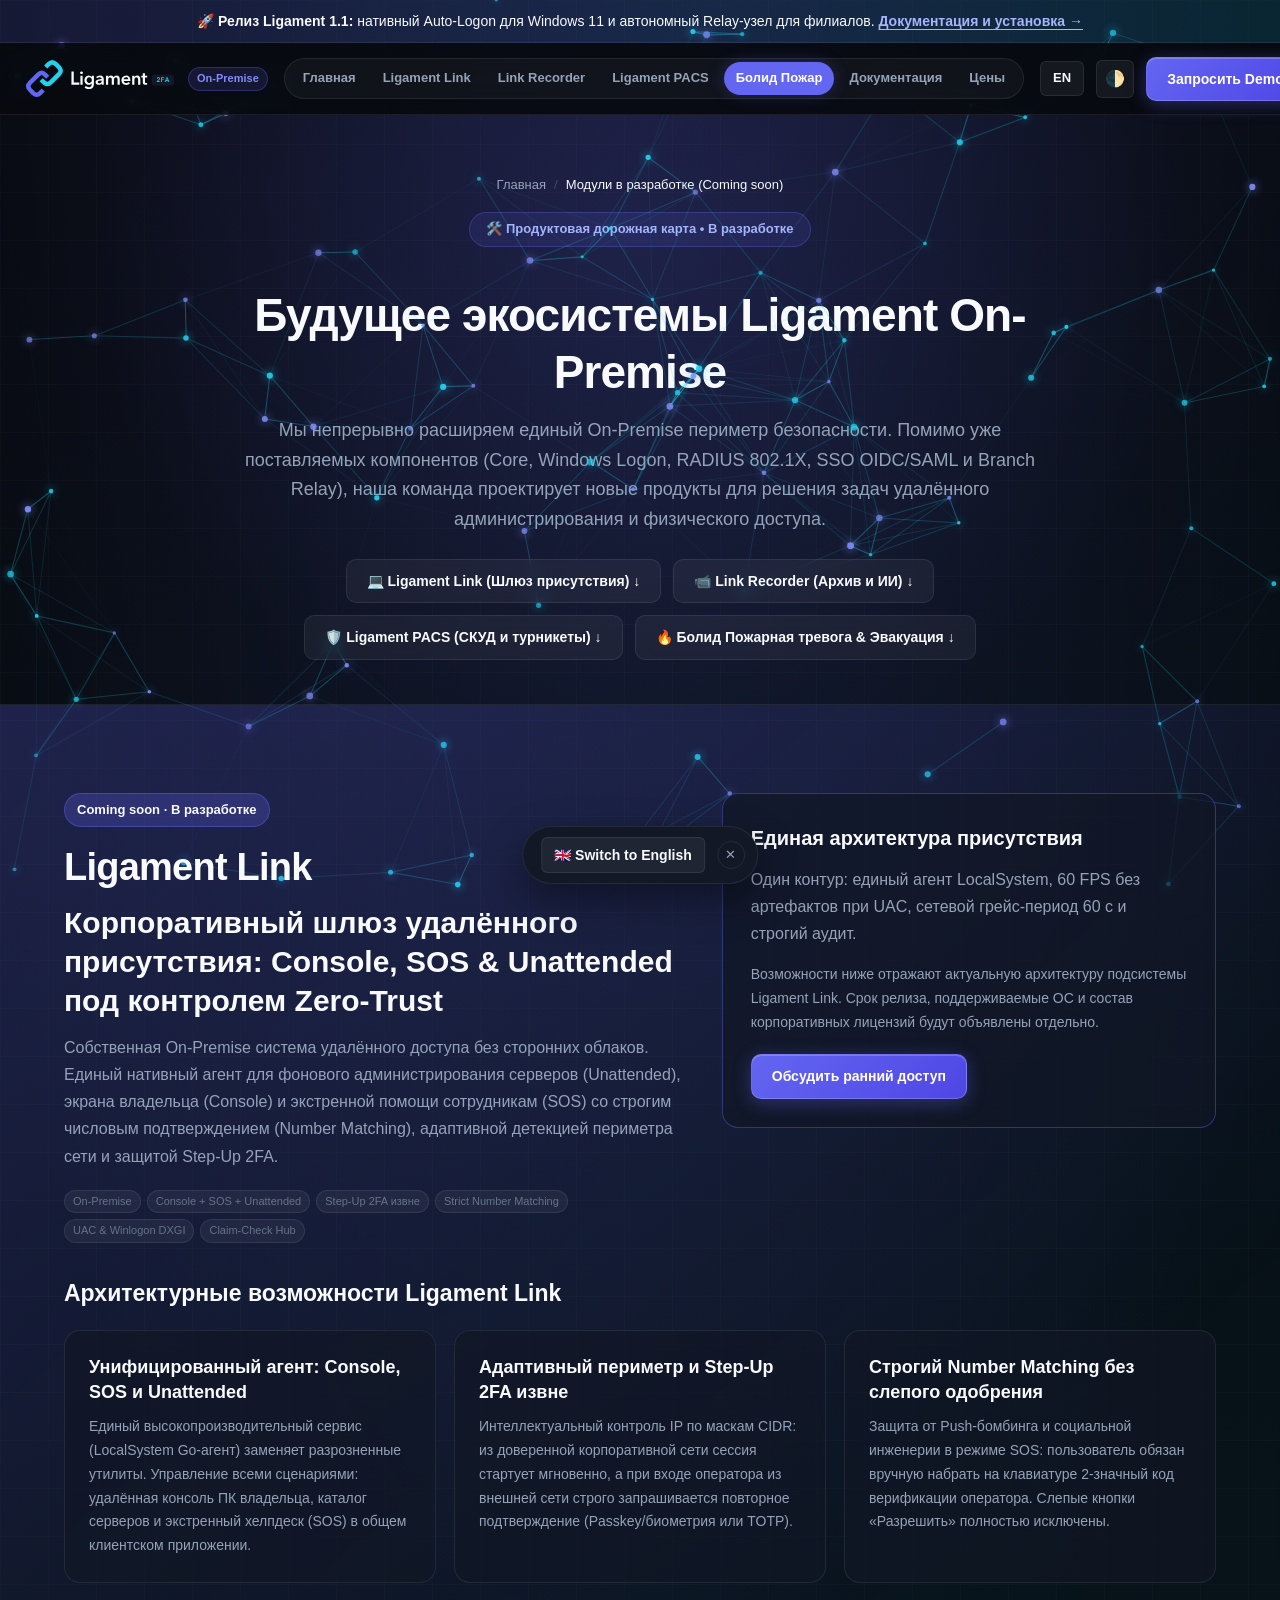
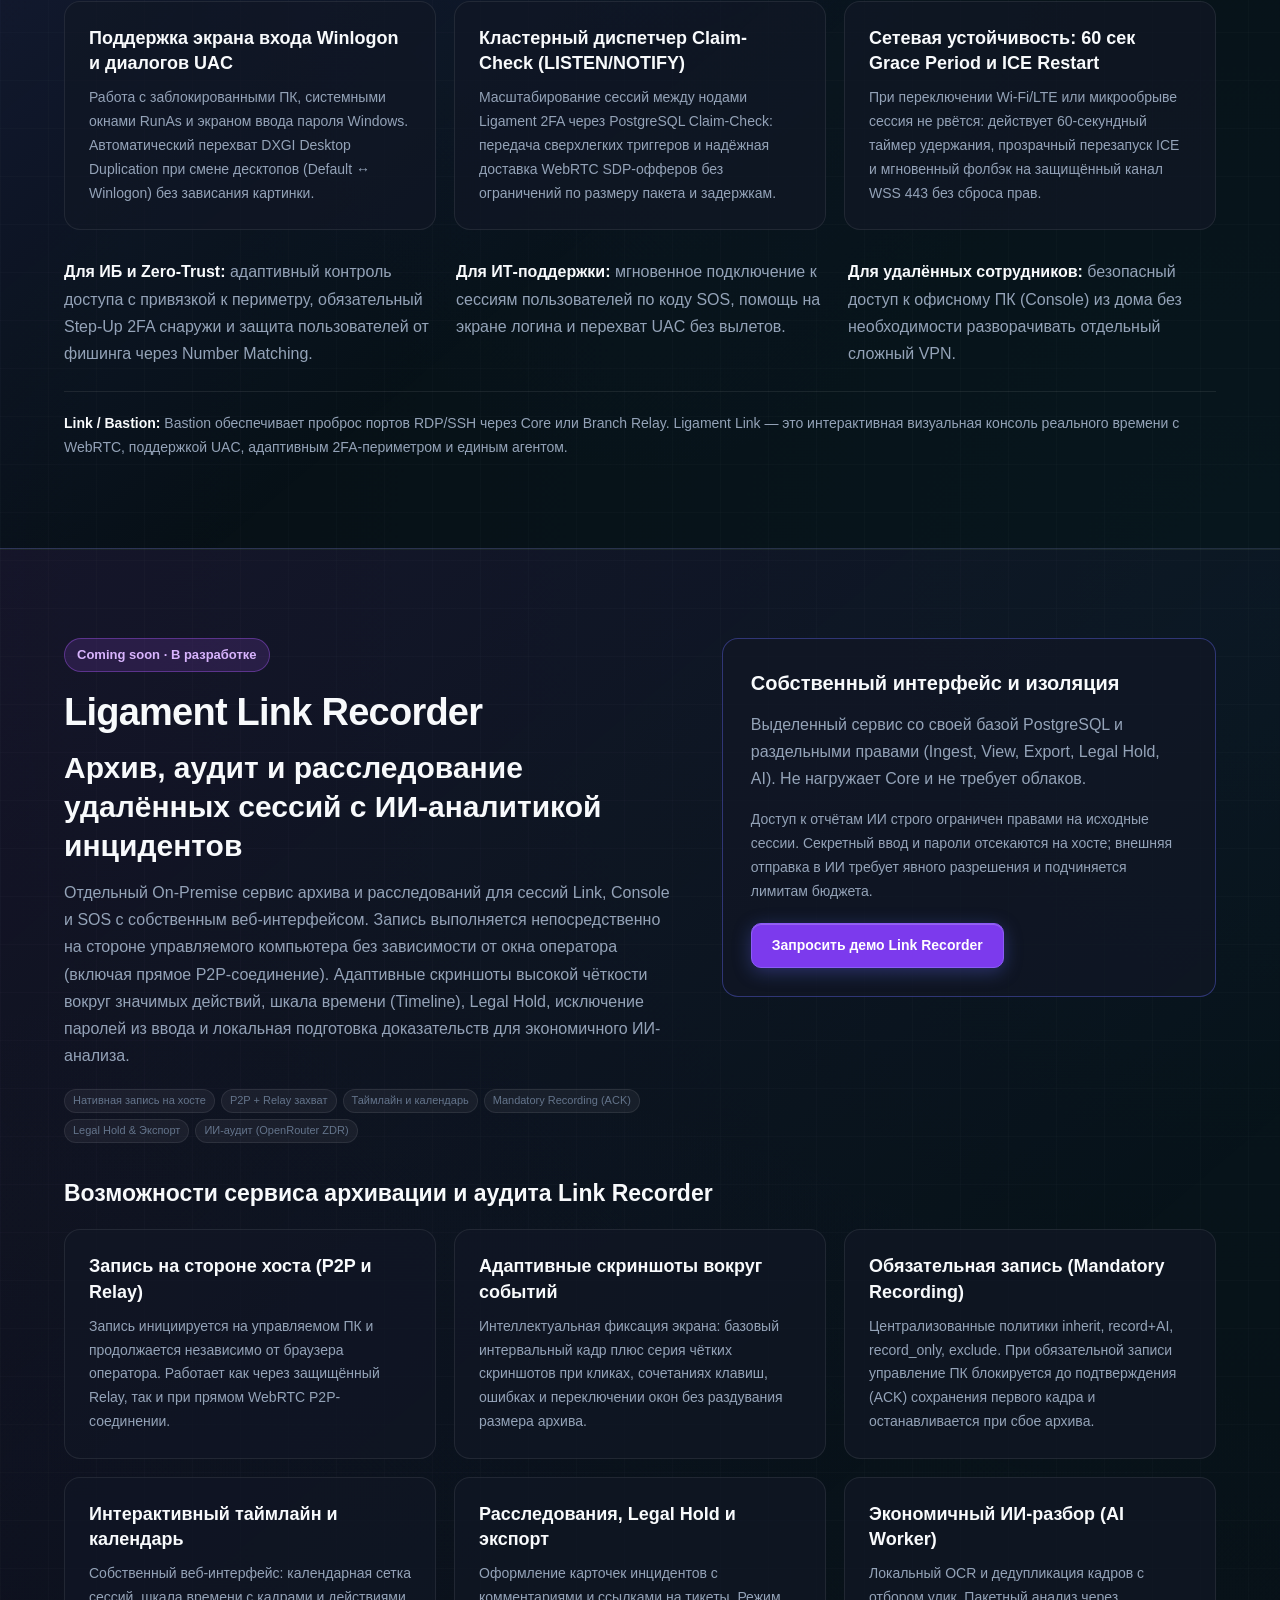
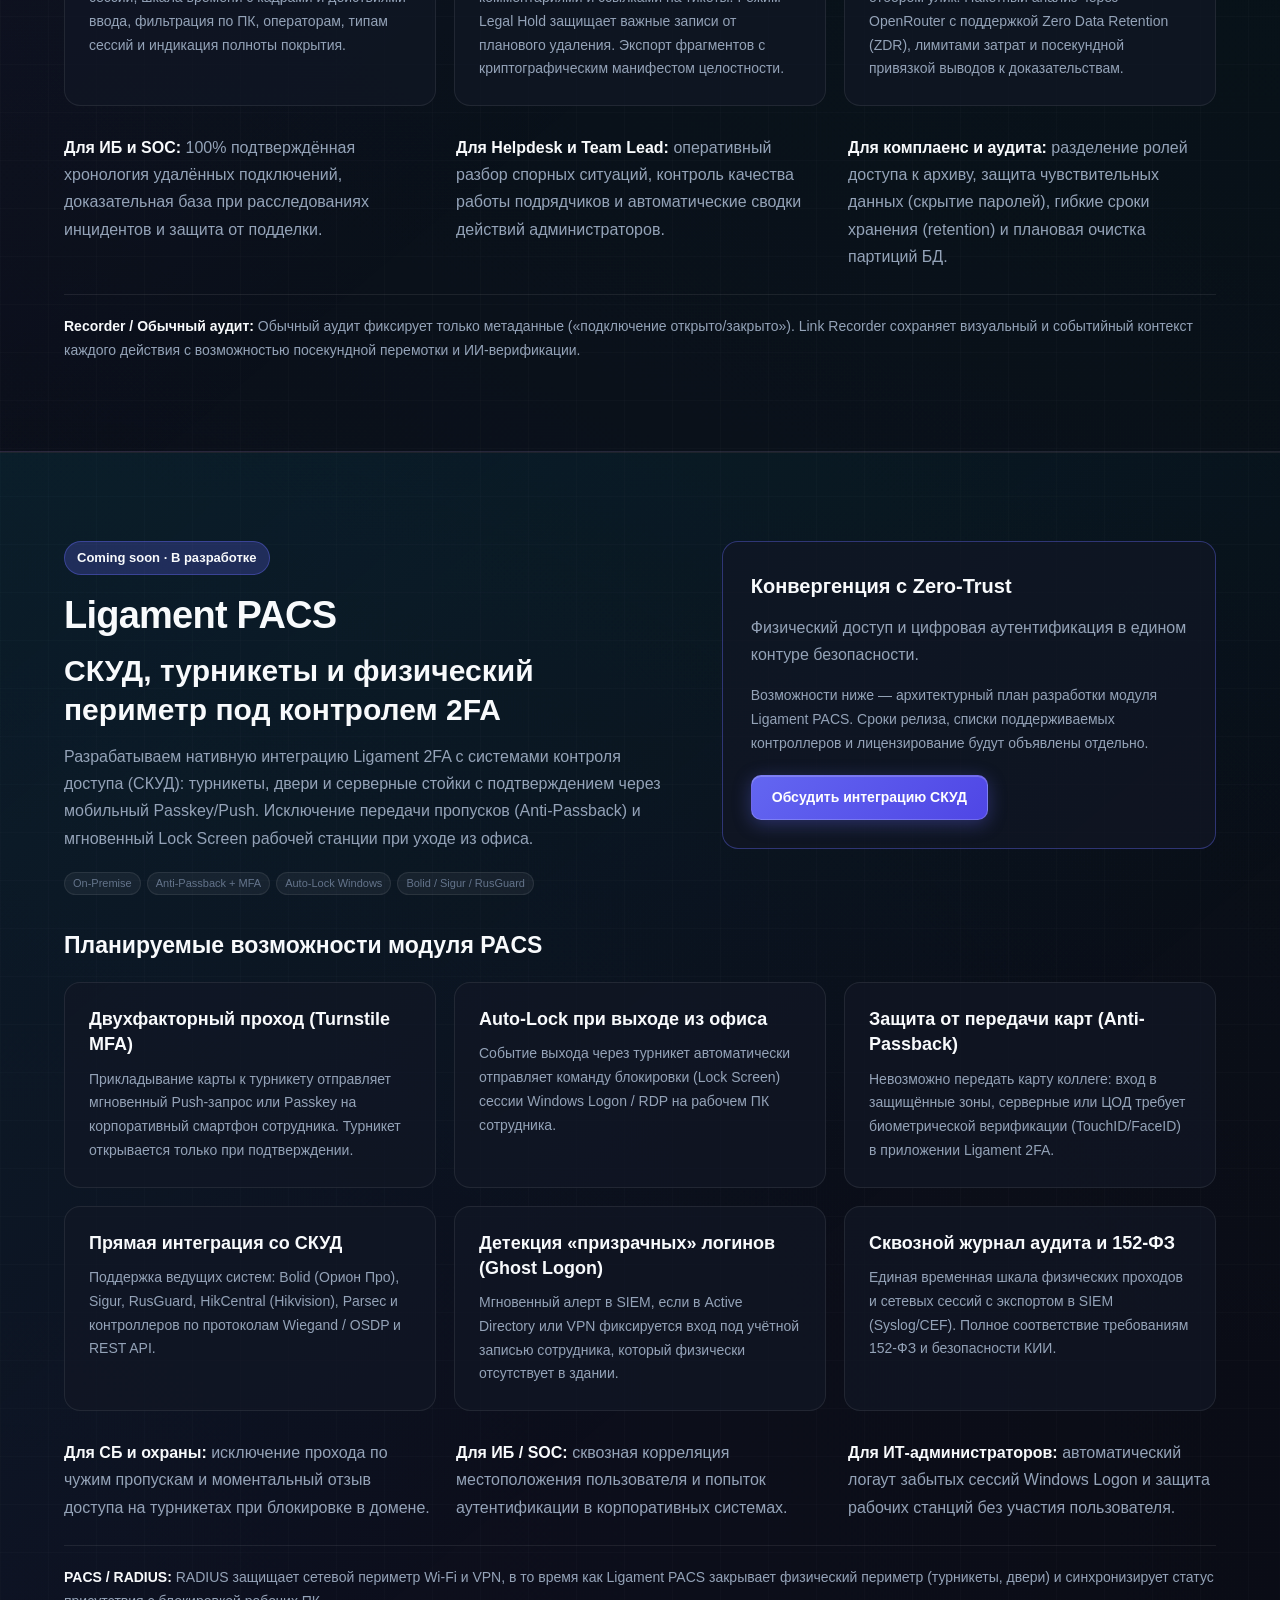
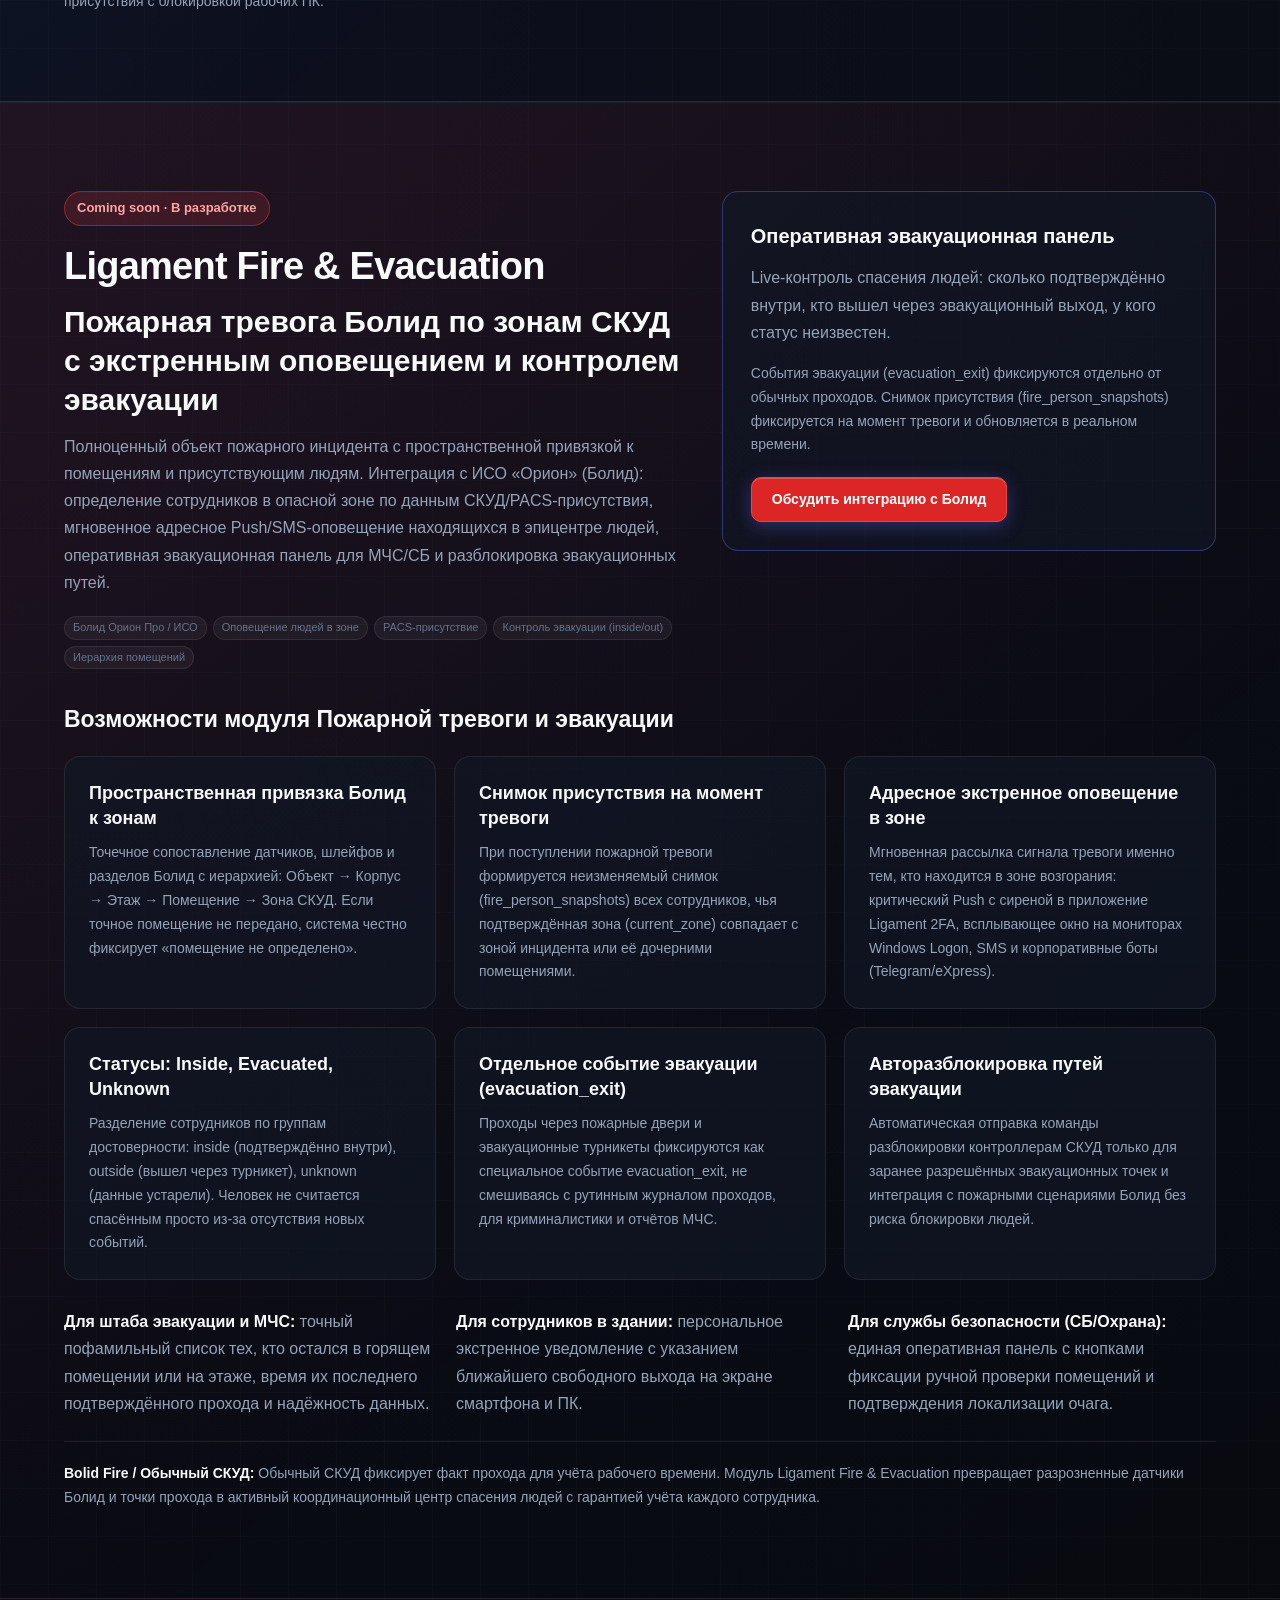
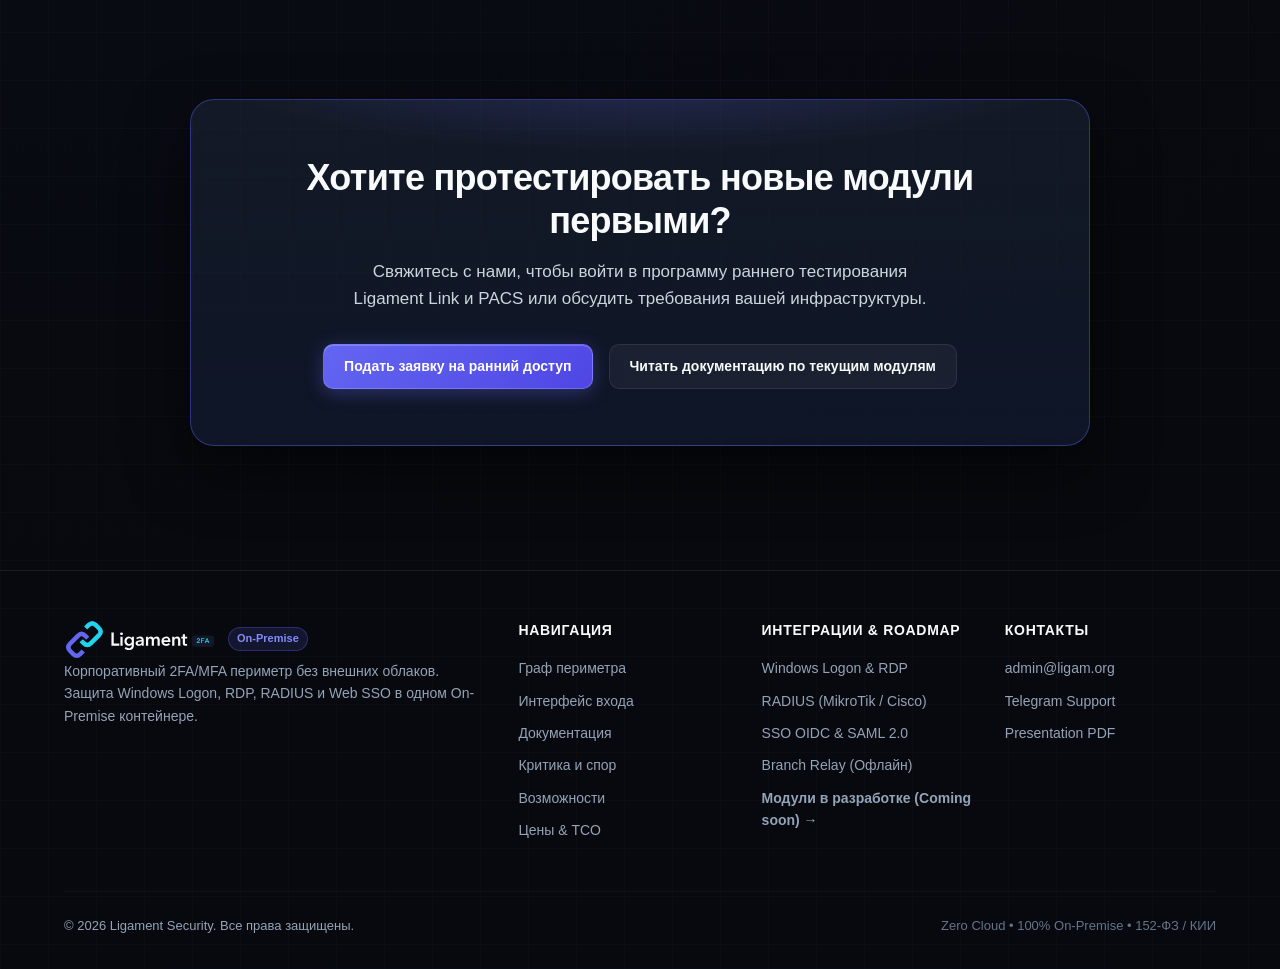
<file: coming-soon.html>
<!DOCTYPE html>
<html lang="ru" data-theme="dark">
<head>
  <meta charset="UTF-8">
  <meta name="viewport" content="width=device-width, initial-scale=1.0">
  <title>Модули в разработке · Ligament Security — Link, PACS и Болид Пожар</title>
  <meta name="description" content="Планы развития On-Premise экосистемы Ligament: шлюз удалённого присутствия Ligament Link (Console, SOS, Unattended), СКУД Ligament PACS и пожарная тревога Болид с контролем эвакуации.">
  <meta name="robots" content="index, follow">
  <link rel="canonical" href="https://ligam.org/coming-soon.html">
  <link rel="alternate" hreflang="ru" href="https://ligam.org/coming-soon.html">
  <link rel="alternate" hreflang="en" href="https://ligam.org/en/coming-soon.html">
  <link rel="alternate" hreflang="x-default" href="https://ligam.org/coming-soon.html">

  <!-- OpenGraph -->
  <meta property="og:type" content="website">
  <meta property="og:url" content="https://ligam.org/coming-soon.html">
  <meta property="og:title" content="Модули в разработке: Ligament Link, PACS &amp; Болид Пожар">
  <meta property="og:description" content="Шлюз присутствия Ligament Link (Console/SOS/Unattended), интеграция турникетов СКУД и пожарная тревога Болид под единым контролем 2FA.">
  <meta property="og:image" content="https://ligam.org/assets/brand/og-image-ru.png">
  <meta property="og:locale" content="ru_RU">

  <link rel="icon" type="image/png" href="assets/brand/favicon.png">
  <link rel="icon" type="image/x-icon" href="assets/brand/favicon.ico">
  <link rel="stylesheet" href="styles.css?v=20261028-cyber-3">
</head>
<body>
  <canvas id="bg-neural-canvas" class="bg-neural-canvas" aria-hidden="true"></canvas>

  <!-- Announcement Bar -->
  <aside class="announcement-bar" role="complementary">
    <div class="container announcement-inner">
      <span>🚀 <strong>Релиз Ligament 1.1:</strong> нативный Auto-Logon для Windows 11 и автономный Relay-узел для филиалов.</span>
      <a href="docs.html" class="announcement-link">Документация и установка →</a>
    </div>
  </aside>

  <!-- Header -->
  <header class="site-header">
    <div class="container header-inner">
      <a href="index.html" class="brand-link" aria-label="Ligament Security — На главную">
        <img class="brand-logo" src="assets/brand/logo-light.svg" data-logo-dark="assets/brand/logo-light.svg" data-logo-light="assets/brand/logo-on-light.svg" alt="Ligament Security" width="150" height="41">
        <span class="brand-badge">On-Premise</span>
      </a>
      <nav id="site-navigation" class="site-nav" aria-label="Основная навигация">
        <a href="index.html">Главная</a>
        <a href="#ligament-link">Ligament Link</a>
        <a href="#link-recorder">Link Recorder</a>
        <a href="#pacs">Ligament PACS</a>
        <a href="#bolid-fire">Болид Пожар</a>
        <a href="docs.html">Документация</a>
        <a href="index.html#pricing">Цены</a>
      </nav>
      <div class="header-actions">
        <a href="en/coming-soon.html?lang=en" class="lang-switch" hreflang="en" aria-label="Switch to English">EN</a>
        <button class="menu-toggle" type="button" aria-expanded="false" aria-controls="site-navigation" aria-label="Открыть меню">Меню</button>
        <button type="button" id="theme-toggle" class="theme-btn" aria-label="Переключить тему">🌓</button>
        <a href="mailto:admin@ligam.org?subject=Demo%20license%20request" class="btn btn-primary btn-header">Запросить Demo</a>
      </div>
    </div>
  </header>

  <!-- Coming Soon Page Hero -->
  <section class="cs-hero">
    <div class="container cs-hero-inner">
      <nav class="docs-breadcrumb" aria-label="Хлебные крошки" style="justify-content: center;">
        <a href="index.html">Главная</a>
        <span class="docs-breadcrumb-sep">/</span>
        <span style="color: var(--text-main);">Модули в разработке (Coming soon)</span>
      </nav>
      <div class="hero-badge-pill">🛠️ Продуктовая дорожная карта • В разработке</div>
      <h1 class="cs-hero-title">Будущее экосистемы Ligament On-Premise</h1>
      <p class="cs-hero-desc">
        Мы непрерывно расширяем единый On-Premise периметр безопасности. Помимо уже поставляемых компонентов (Core, Windows Logon, RADIUS 802.1X, SSO OIDC/SAML и Branch Relay), наша команда проектирует новые продукты для решения задач удалённого администрирования и физического доступа.
      </p>
      <div class="cs-quick-nav">
        <a href="#ligament-link" class="btn btn-secondary">💻 Ligament Link (Шлюз присутствия) ↓</a>
        <a href="#link-recorder" class="btn btn-secondary">📹 Link Recorder (Архив и ИИ) ↓</a>
        <a href="#pacs" class="btn btn-secondary">🛡️ Ligament PACS (СКУД и турникеты) ↓</a>
        <a href="#bolid-fire" class="btn btn-secondary">🔥 Болид Пожарная тревога &amp; Эвакуация ↓</a>
      </div>
    </div>
  </section>

  <!-- Ligament Link: planned product, not a released download -->
  <section id="ligament-link" class="section link-section" aria-labelledby="link-heading">
    <div class="container">
      <div class="link-intro">
        <div>
          <span class="link-status">Coming soon · В разработке</span>
          <h2 id="link-heading" class="section-title">Ligament Link</h2>
          <p class="link-lead">Корпоративный шлюз удалённого присутствия: Console, SOS &amp; Unattended под контролем Zero-Trust</p>
          <p class="link-description">
            Собственная On-Premise система удалённого доступа без сторонних облаков. Единый нативный агент для фонового администрирования серверов (Unattended), экрана владельца (Console) и экстренной помощи сотрудникам (SOS) со строгим числовым подтверждением (Number Matching), адаптивной детекцией периметра сети и защитой Step-Up 2FA.
          </p>
          <div class="tag-pills">
            <span class="tag-pill">On-Premise</span>
            <span class="tag-pill">Console + SOS + Unattended</span>
            <span class="tag-pill">Step-Up 2FA извне</span>
            <span class="tag-pill">Strict Number Matching</span>
            <span class="tag-pill">UAC &amp; Winlogon DXGI</span>
            <span class="tag-pill">Claim-Check Hub</span>
          </div>
        </div>
        <aside class="link-roadmap" aria-label="Статус разработки">
          <h3>Единая архитектура присутствия</h3>
          <p>Один контур: единый агент LocalSystem, 60 FPS без артефактов при UAC, сетевой грейс-период 60 с и строгий аудит.</p>
          <p class="link-disclaimer">Возможности ниже отражают актуальную архитектуру подсистемы Ligament Link. Срок релиза, поддерживаемые ОС и состав корпоративных лицензий будут объявлены отдельно.</p>
          <a href="mailto:admin@ligam.org?subject=Ligament%20Link%20early%20access" class="btn btn-primary">Обсудить ранний доступ</a>
        </aside>
      </div>
      <h3 class="link-features-heading">Архитектурные возможности Ligament Link</h3>
      <div class="link-features">
        <article class="link-feature">
          <h4>Унифицированный агент: Console, SOS и Unattended</h4>
          <p>Единый высокопроизводительный сервис (LocalSystem Go-агент) заменяет разрозненные утилиты. Управление всеми сценариями: удалённая консоль ПК владельца, каталог серверов и экстренный хелпдеск (SOS) в общем клиентском приложении.</p>
        </article>
        <article class="link-feature">
          <h4>Адаптивный периметр и Step-Up 2FA извне</h4>
          <p>Интеллектуальный контроль IP по маскам CIDR: из доверенной корпоративной сети сессия стартует мгновенно, а при входе оператора из внешней сети строго запрашивается повторное подтверждение (Passkey/биометрия или TOTP).</p>
        </article>
        <article class="link-feature">
          <h4>Строгий Number Matching без слепого одобрения</h4>
          <p>Защита от Push-бомбинга и социальной инженерии в режиме SOS: пользователь обязан вручную набрать на клавиатуре 2-значный код верификации оператора. Слепые кнопки «Разрешить» полностью исключены.</p>
        </article>
        <article class="link-feature">
          <h4>Поддержка экрана входа Winlogon и диалогов UAC</h4>
          <p>Работа с заблокированными ПК, системными окнами RunAs и экраном ввода пароля Windows. Автоматический перехват DXGI Desktop Duplication при смене десктопов (Default ↔ Winlogon) без зависания картинки.</p>
        </article>
        <article class="link-feature">
          <h4>Кластерный диспетчер Claim-Check (LISTEN/NOTIFY)</h4>
          <p>Масштабирование сессий между нодами Ligament 2FA через PostgreSQL Claim-Check: передача сверхлегких триггеров и надёжная доставка WebRTC SDP-офферов без ограничений по размеру пакета и задержкам.</p>
        </article>
        <article class="link-feature">
          <h4>Сетевая устойчивость: 60 сек Grace Period и ICE Restart</h4>
          <p>При переключении Wi-Fi/LTE или микрообрыве сессия не рвётся: действует 60-секундный таймер удержания, прозрачный перезапуск ICE и мгновенный фолбэк на защищённый канал WSS 443 без сброса прав.</p>
        </article>
      </div>
      <div class="link-use-cases">
        <p><strong>Для ИБ и Zero-Trust:</strong> адаптивный контроль доступа с привязкой к периметру, обязательный Step-Up 2FA снаружи и защита пользователей от фишинга через Number Matching.</p>
        <p><strong>Для ИТ-поддержки:</strong> мгновенное подключение к сессиям пользователей по коду SOS, помощь на экране логина и перехват UAC без вылетов.</p>
        <p><strong>Для удалённых сотрудников:</strong> безопасный доступ к офисному ПК (Console) из дома без необходимости разворачивать отдельный сложный VPN.</p>
      </div>
      <p class="link-distinction"><strong>Link / Bastion:</strong> Bastion обеспечивает проброс портов RDP/SSH через Core или Branch Relay. Ligament Link — это интерактивная визуальная консоль реального времени с WebRTC, поддержкой UAC, адаптивным 2FA-периметром и единым агентом.</p>
    </div>
  </section>

  <!-- Ligament Link Recorder: planned module -->
  <section id="link-recorder" class="section link-section recorder-section" aria-labelledby="recorder-heading">
    <div class="container">
      <div class="link-intro">
        <div>
          <span class="link-status" style="border-color: rgba(168, 85, 247, 0.4); background: rgba(168, 85, 247, 0.15); color: #d8b4fe;">Coming soon · В разработке</span>
          <h2 id="recorder-heading" class="section-title">Ligament Link Recorder</h2>
          <p class="link-lead">Архив, аудит и расследование удалённых сессий с ИИ-аналитикой инцидентов</p>
          <p class="link-description">
            Отдельный On-Premise сервис архива и расследований для сессий Link, Console и SOS с собственным веб-интерфейсом. Запись выполняется непосредственно на стороне управляемого компьютера без зависимости от окна оператора (включая прямое P2P-соединение). Адаптивные скриншоты высокой чёткости вокруг значимых действий, шкала времени (Timeline), Legal Hold, исключение паролей из ввода и локальная подготовка доказательств для экономичного ИИ-анализа.
          </p>
          <div class="tag-pills">
            <span class="tag-pill">Нативная запись на хосте</span>
            <span class="tag-pill">P2P + Relay захват</span>
            <span class="tag-pill">Таймлайн и календарь</span>
            <span class="tag-pill">Mandatory Recording (ACK)</span>
            <span class="tag-pill">Legal Hold &amp; Экспорт</span>
            <span class="tag-pill">ИИ-аудит (OpenRouter ZDR)</span>
          </div>
        </div>
        <aside class="link-roadmap" aria-label="Статус разработки модуля Recorder">
          <h3>Собственный интерфейс и изоляция</h3>
          <p>Выделенный сервис со своей базой PostgreSQL и раздельными правами (Ingest, View, Export, Legal Hold, AI). Не нагружает Core и не требует облаков.</p>
          <p class="link-disclaimer">
            Доступ к отчётам ИИ строго ограничен правами на исходные сессии. Секретный ввод и пароли отсекаются на хосте; внешняя отправка в ИИ требует явного разрешения и подчиняется лимитам бюджета.
          </p>
          <a href="mailto:admin@ligam.org?subject=Ligament%20Link%20Recorder%20early%20access" class="btn btn-primary" style="background: #7c3aed; border-color: #8b5cf6;">Запросить демо Link Recorder</a>
        </aside>
      </div>

      <h3 class="link-features-heading">Возможности сервиса архивации и аудита Link Recorder</h3>
      <div class="link-features">
        <article class="link-feature">
          <h4>Запись на стороне хоста (P2P и Relay)</h4>
          <p>Запись инициируется на управляемом ПК и продолжается независимо от браузера оператора. Работает как через защищённый Relay, так и при прямом WebRTC P2P-соединении.</p>
        </article>
        <article class="link-feature">
          <h4>Адаптивные скриншоты вокруг событий</h4>
          <p>Интеллектуальная фиксация экрана: базовый интервальный кадр плюс серия чётких скриншотов при кликах, сочетаниях клавиш, ошибках и переключении окон без раздувания размера архива.</p>
        </article>
        <article class="link-feature">
          <h4>Обязательная запись (Mandatory Recording)</h4>
          <p>Централизованные политики inherit, record+AI, record_only, exclude. При обязательной записи управление ПК блокируется до подтверждения (ACK) сохранения первого кадра и останавливается при сбое архива.</p>
        </article>
        <article class="link-feature">
          <h4>Интерактивный таймлайн и календарь</h4>
          <p>Собственный веб-интерфейс: календарная сетка сессий, шкала времени с кадрами и действиями ввода, фильтрация по ПК, операторам, типам сессий и индикация полноты покрытия.</p>
        </article>
        <article class="link-feature">
          <h4>Расследования, Legal Hold и экспорт</h4>
          <p>Оформление карточек инцидентов с комментариями и ссылками на тикеты. Режим Legal Hold защищает важные записи от планового удаления. Экспорт фрагментов с криптографическим манифестом целостности.</p>
        </article>
        <article class="link-feature">
          <h4>Экономичный ИИ-разбор (AI Worker)</h4>
          <p>Локальный OCR и дедупликация кадров с отбором улик. Пакетный анализ через OpenRouter с поддержкой Zero Data Retention (ZDR), лимитами затрат и посекундной привязкой выводов к доказательствам.</p>
        </article>
      </div>

      <div class="link-use-cases">
        <p><strong>Для ИБ и SOC:</strong> 100% подтверждённая хронология удалённых подключений, доказательная база при расследованиях инцидентов и защита от подделки.</p>
        <p><strong>Для Helpdesk и Team Lead:</strong> оперативный разбор спорных ситуаций, контроль качества работы подрядчиков и автоматические сводки действий администраторов.</p>
        <p><strong>Для комплаенс и аудита:</strong> разделение ролей доступа к архиву, защита чувствительных данных (скрытие паролей), гибкие сроки хранения (retention) и плановая очистка партиций БД.</p>
      </div>
      <p class="link-distinction">
        <strong>Recorder / Обычный аудит:</strong> Обычный аудит фиксирует только метаданные («подключение открыто/закрыто»). Link Recorder сохраняет визуальный и событийный контекст каждого действия с возможностью посекундной перемотки и ИИ-верификации.
      </p>
    </div>
  </section>

  <!-- Ligament PACS / Physical Access Control: planned module -->
  <section id="pacs" class="section link-section pacs-section" aria-labelledby="pacs-heading">
    <div class="container">
      <div class="link-intro">
        <div>
          <span class="link-status">Coming soon · В разработке</span>
          <h2 id="pacs-heading" class="section-title">Ligament PACS</h2>
          <p class="link-lead">СКУД, турникеты и физический периметр под контролем 2FA</p>
          <p class="link-description">Разрабатываем нативную интеграцию Ligament 2FA с системами контроля доступа (СКУД): турникеты, двери и серверные стойки с подтверждением через мобильный Passkey/Push. Исключение передачи пропусков (Anti-Passback) и мгновенный Lock Screen рабочей станции при уходе из офиса.</p>
          <div class="tag-pills">
            <span class="tag-pill">On-Premise</span>
            <span class="tag-pill">Anti-Passback + MFA</span>
            <span class="tag-pill">Auto-Lock Windows</span>
            <span class="tag-pill">Bolid / Sigur / RusGuard</span>
          </div>
        </div>
        <aside class="link-roadmap" aria-label="Статус разработки PACS">
          <h3>Конвергенция с Zero-Trust</h3>
          <p>Физический доступ и цифровая аутентификация в едином контуре безопасности.</p>
          <p class="link-disclaimer">Возможности ниже — архитектурный план разработки модуля Ligament PACS. Сроки релиза, списки поддерживаемых контроллеров и лицензирование будут объявлены отдельно.</p>
          <a href="mailto:admin@ligam.org?subject=Ligament%20PACS%20early%20access" class="btn btn-primary">Обсудить интеграцию СКУД</a>
        </aside>
      </div>
      <h3 class="link-features-heading">Планируемые возможности модуля PACS</h3>
      <div class="link-features">
        <article class="link-feature">
          <h4>Двухфакторный проход (Turnstile MFA)</h4>
          <p>Прикладывание карты к турникету отправляет мгновенный Push-запрос или Passkey на корпоративный смартфон сотрудника. Турникет открывается только при подтверждении.</p>
        </article>
        <article class="link-feature">
          <h4>Auto-Lock при выходе из офиса</h4>
          <p>Событие выхода через турникет автоматически отправляет команду блокировки (Lock Screen) сессии Windows Logon / RDP на рабочем ПК сотрудника.</p>
        </article>
        <article class="link-feature">
          <h4>Защита от передачи карт (Anti-Passback)</h4>
          <p>Невозможно передать карту коллеге: вход в защищённые зоны, серверные или ЦОД требует биометрической верификации (TouchID/FaceID) в приложении Ligament 2FA.</p>
        </article>
        <article class="link-feature">
          <h4>Прямая интеграция со СКУД</h4>
          <p>Поддержка ведущих систем: Bolid (Орион Про), Sigur, RusGuard, HikCentral (Hikvision), Parsec и контроллеров по протоколам Wiegand / OSDP и REST API.</p>
        </article>
        <article class="link-feature">
          <h4>Детекция «призрачных» логинов (Ghost Logon)</h4>
          <p>Мгновенный алерт в SIEM, если в Active Directory или VPN фиксируется вход под учётной записью сотрудника, который физически отсутствует в здании.</p>
        </article>
        <article class="link-feature">
          <h4>Сквозной журнал аудита и 152-ФЗ</h4>
          <p>Единая временная шкала физических проходов и сетевых сессий с экспортом в SIEM (Syslog/CEF). Полное соответствие требованиям 152-ФЗ и безопасности КИИ.</p>
        </article>
      </div>
      <div class="link-use-cases">
        <p><strong>Для СБ и охраны:</strong> исключение прохода по чужим пропускам и моментальный отзыв доступа на турникетах при блокировке в домене.</p>
        <p><strong>Для ИБ / SOC:</strong> сквозная корреляция местоположения пользователя и попыток аутентификации в корпоративных системах.</p>
        <p><strong>Для ИТ-администраторов:</strong> автоматический логаут забытых сессий Windows Logon и защита рабочих станций без участия пользователя.</p>
      </div>
      <p class="link-distinction"><strong>PACS / RADIUS:</strong> RADIUS защищает сетевой периметр Wi-Fi и VPN, в то время как Ligament PACS закрывает физический периметр (турникеты, двери) и синхронизирует статус присутствия с блокировкой рабочих ПК.</p>
    </div>
  </section>

  <!-- Ligament Fire & Evacuation: Bolid Fire Alarm & Evacuation Control -->
  <section id="bolid-fire" class="section link-section fire-section" aria-labelledby="fire-heading">
    <div class="container">
      <div class="link-intro">
        <div>
          <span class="link-status" style="border-color: rgba(239, 68, 68, 0.4); background: rgba(239, 68, 68, 0.15); color: #fca5a5;">Coming soon · В разработке</span>
          <h2 id="fire-heading" class="section-title">Ligament Fire &amp; Evacuation</h2>
          <p class="link-lead">Пожарная тревога Болид по зонам СКУД с экстренным оповещением и контролем эвакуации</p>
          <p class="link-description">
            Полноценный объект пожарного инцидента с пространственной привязкой к помещениям и присутствующим людям. Интеграция с ИСО «Орион» (Болид): определение сотрудников в опасной зоне по данным СКУД/PACS-присутствия, мгновенное адресное Push/SMS-оповещение находящихся в эпицентре людей, оперативная эвакуационная панель для МЧС/СБ и разблокировка эвакуационных путей.
          </p>
          <div class="tag-pills">
            <span class="tag-pill">Болид Орион Про / ИСО</span>
            <span class="tag-pill">Оповещение людей в зоне</span>
            <span class="tag-pill">PACS-присутствие</span>
            <span class="tag-pill">Контроль эвакуации (inside/out)</span>
            <span class="tag-pill">Иерархия помещений</span>
          </div>
        </div>
        <aside class="link-roadmap" aria-label="Статус разработки модуля Пожарной тревоги">
          <h3>Оперативная эвакуационная панель</h3>
          <p>Live-контроль спасения людей: сколько подтверждённо внутри, кто вышел через эвакуационный выход, у кого статус неизвестен.</p>
          <p class="link-disclaimer">
            События эвакуации (evacuation_exit) фиксируются отдельно от обычных проходов. Снимок присутствия (fire_person_snapshots) фиксируется на момент тревоги и обновляется в реальном времени.
          </p>
          <a href="mailto:admin@ligam.org?subject=Ligament%20Bolid%20Fire%20Integration" class="btn btn-primary" style="background: #dc2626; border-color: #ef4444;">Обсудить интеграцию с Болид</a>
        </aside>
      </div>

      <h3 class="link-features-heading">Возможности модуля Пожарной тревоги и эвакуации</h3>
      <div class="link-features">
        <article class="link-feature">
          <h4>Пространственная привязка Болид к зонам</h4>
          <p>Точечное сопоставление датчиков, шлейфов и разделов Болид с иерархией: Объект → Корпус → Этаж → Помещение → Зона СКУД. Если точное помещение не передано, система честно фиксирует «помещение не определено».</p>
        </article>
        <article class="link-feature">
          <h4>Снимок присутствия на момент тревоги</h4>
          <p>При поступлении пожарной тревоги формируется неизменяемый снимок (fire_person_snapshots) всех сотрудников, чья подтверждённая зона (current_zone) совпадает с зоной инцидента или её дочерними помещениями.</p>
        </article>
        <article class="link-feature">
          <h4>Адресное экстренное оповещение в зоне</h4>
          <p>Мгновенная рассылка сигнала тревоги именно тем, кто находится в зоне возгорания: критический Push с сиреной в приложение Ligament 2FA, всплывающее окно на мониторах Windows Logon, SMS и корпоративные боты (Telegram/eXpress).</p>
        </article>
        <article class="link-feature">
          <h4>Статусы: Inside, Evacuated, Unknown</h4>
          <p>Разделение сотрудников по группам достоверности: inside (подтверждённо внутри), outside (вышел через турникет), unknown (данные устарели). Человек не считается спасённым просто из-за отсутствия новых событий.</p>
        </article>
        <article class="link-feature">
          <h4>Отдельное событие эвакуации (evacuation_exit)</h4>
          <p>Проходы через пожарные двери и эвакуационные турникеты фиксируются как специальное событие evacuation_exit, не смешиваясь с рутинным журналом проходов, для криминалистики и отчётов МЧС.</p>
        </article>
        <article class="link-feature">
          <h4>Авторазблокировка путей эвакуации</h4>
          <p>Автоматическая отправка команды разблокировки контроллерам СКУД только для заранее разрешённых эвакуационных точек и интеграция с пожарными сценариями Болид без риска блокировки людей.</p>
        </article>
      </div>

      <div class="link-use-cases">
        <p><strong>Для штаба эвакуации и МЧС:</strong> точный пофамильный список тех, кто остался в горящем помещении или на этаже, время их последнего подтверждённого прохода и надёжность данных.</p>
        <p><strong>Для сотрудников в здании:</strong> персональное экстренное уведомление с указанием ближайшего свободного выхода на экране смартфона и ПК.</p>
        <p><strong>Для службы безопасности (СБ/Охрана):</strong> единая оперативная панель с кнопками фиксации ручной проверки помещений и подтверждения локализации очага.</p>
      </div>
      <p class="link-distinction">
        <strong>Bolid Fire / Обычный СКУД:</strong> Обычный СКУД фиксирует факт прохода для учёта рабочего времени. Модуль Ligament Fire &amp; Evacuation превращает разрозненные датчики Болид и точки прохода в активный координационный центр спасения людей с гарантией учёта каждого сотрудника.
      </p>
    </div>
  </section>

  <!-- CTA Banner -->
  <section class="section" style="padding: 60px 0;">
    <div class="container">
      <div class="cta-banner">
        <h2 class="cta-title">Хотите протестировать новые модули первыми?</h2>
        <p class="cta-desc">
          Свяжитесь с нами, чтобы войти в программу раннего тестирования Ligament Link и PACS или обсудить требования вашей инфраструктуры.
        </p>
        <div class="cta-actions">
          <a href="mailto:admin@ligam.org?subject=Early%20access%20program" class="btn btn-primary">Подать заявку на ранний доступ</a>
          <a href="docs.html" class="btn btn-secondary">Читать документацию по текущим модулям</a>
        </div>
      </div>
    </div>
  </section>

  <!-- Footer -->
  <footer class="site-footer">
    <div class="container footer-inner">
      <div class="footer-grid">
        <div class="footer-col brand-col">
          <a href="index.html" class="brand-link">
            <img class="brand-logo" src="assets/brand/logo-light.svg" data-logo-dark="assets/brand/logo-light.svg" data-logo-light="assets/brand/logo-on-light.svg" alt="Ligament" width="136" height="37">
            <span class="brand-badge">On-Premise</span>
          </a>
          <p class="footer-desc">
            Корпоративный 2FA/MFA периметр без внешних облаков. Защита Windows Logon, RDP, RADIUS и Web SSO в одном On-Premise контейнере.
          </p>
        </div>
        <div class="footer-col">
          <h4>Навигация</h4>
          <ul>
            <li><a href="index.html#architecture">Граф периметра</a></li>
            <li><a href="index.html#interface">Интерфейс входа</a></li>
            <li><a href="docs.html">Документация</a></li>
            <li><a href="index.html#debate">Критика и спор</a></li>
            <li><a href="index.html#benefits">Возможности</a></li>
            <li><a href="index.html#pricing">Цены & TCO</a></li>
          </ul>
        </div>
        <div class="footer-col">
          <h4>Интеграции & Roadmap</h4>
          <ul>
            <li><a href="index.html#benefits">Windows Logon & RDP</a></li>
            <li><a href="index.html#benefits">RADIUS (MikroTik / Cisco)</a></li>
            <li><a href="index.html#benefits">SSO OIDC & SAML 2.0</a></li>
            <li><a href="index.html#benefits">Branch Relay (Офлайн)</a></li>
            <li><a href="coming-soon.html"><strong>Модули в разработке (Coming soon) →</strong></a></li>
          </ul>
        </div>
        <div class="footer-col">
          <h4>Контакты</h4>
          <ul>
            <li><a href="mailto:admin@ligam.org">admin@ligam.org</a></li>
            <li><a href="https://t.me/ligament_support" target="_blank" rel="noopener noreferrer">Telegram Support</a></li>
            <li><a href="assets/downloads/ligament-presentation.pdf" download>Presentation PDF</a></li>
          </ul>
        </div>
      </div>
      <div class="footer-bottom">
        <div>© 2026 Ligament Security. Все права защищены.</div>
        <div style="color: var(--text-subtle);">Zero Cloud • 100% On-Premise • 152-ФЗ / КИИ</div>
      </div>
    </div>
  </footer>

  <script src="site.js?v=20261028-cyber-3"></script>
</body>
</html>
</file>
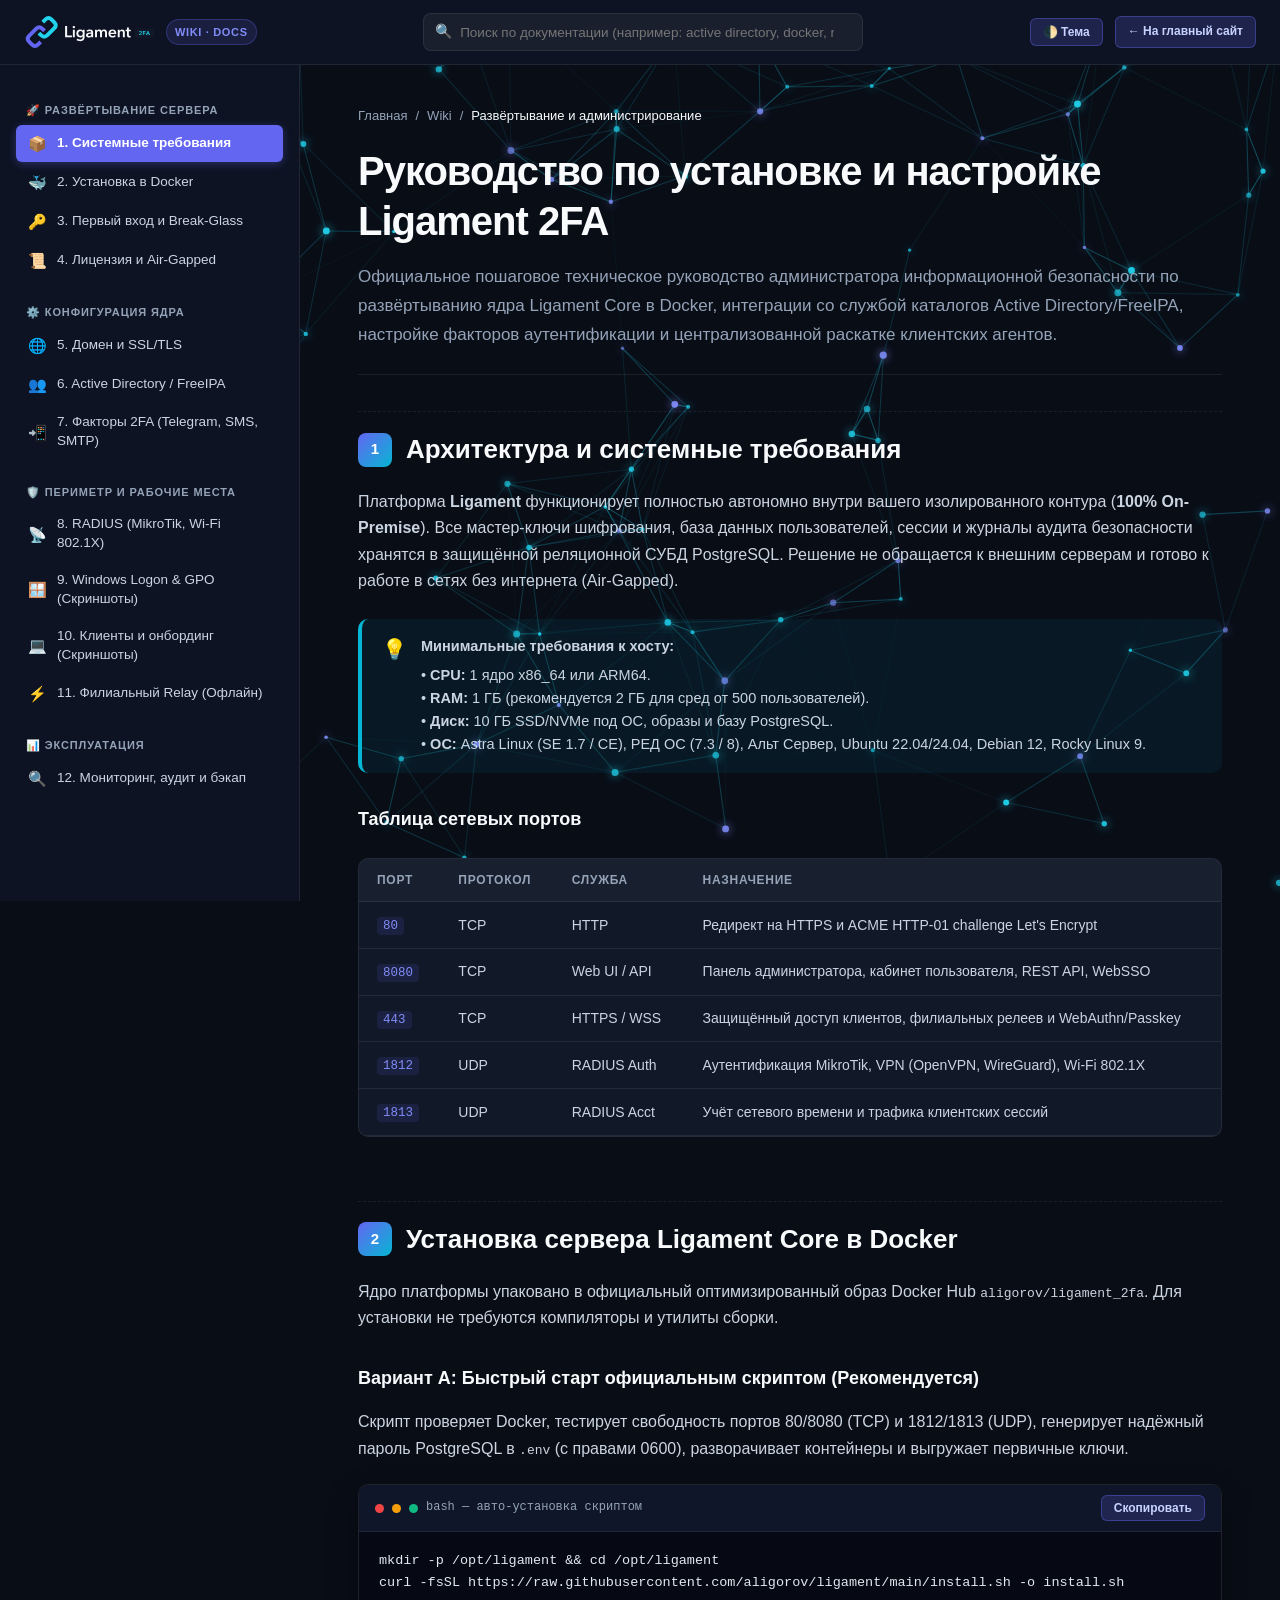
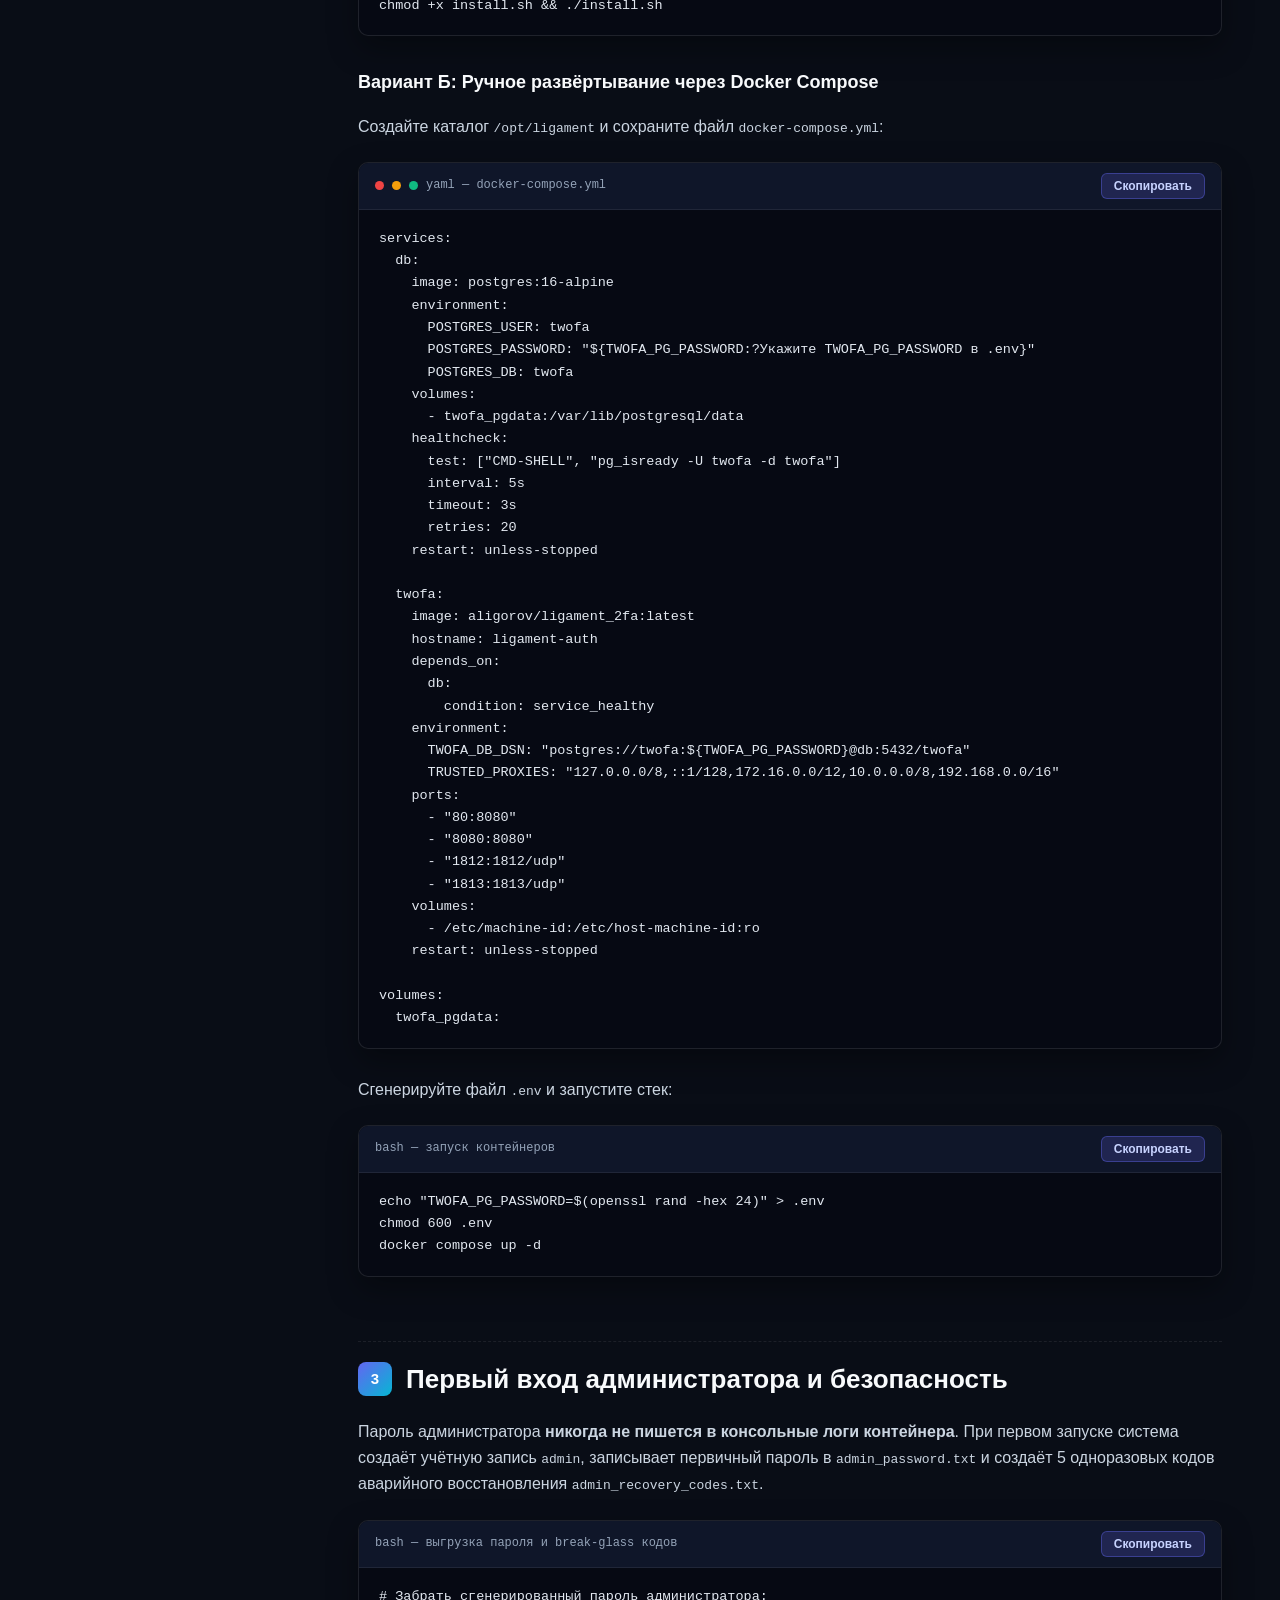
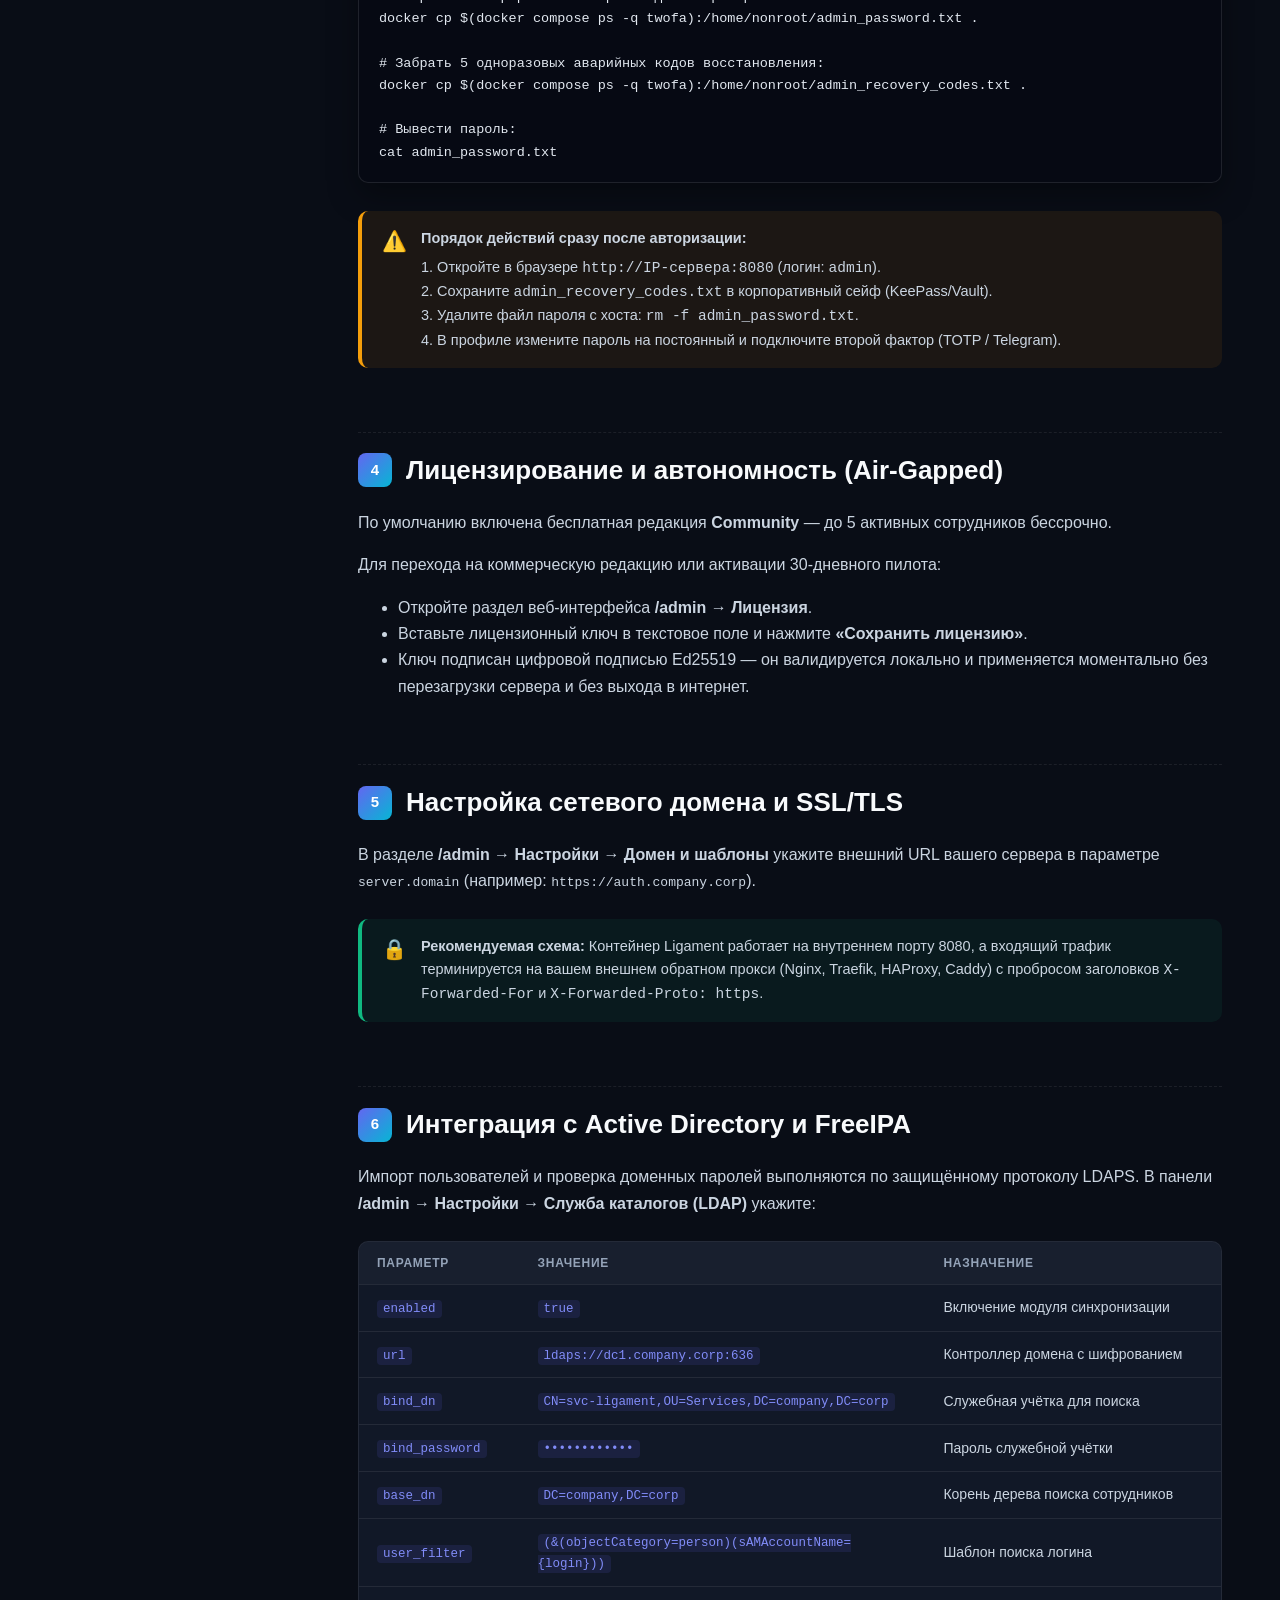
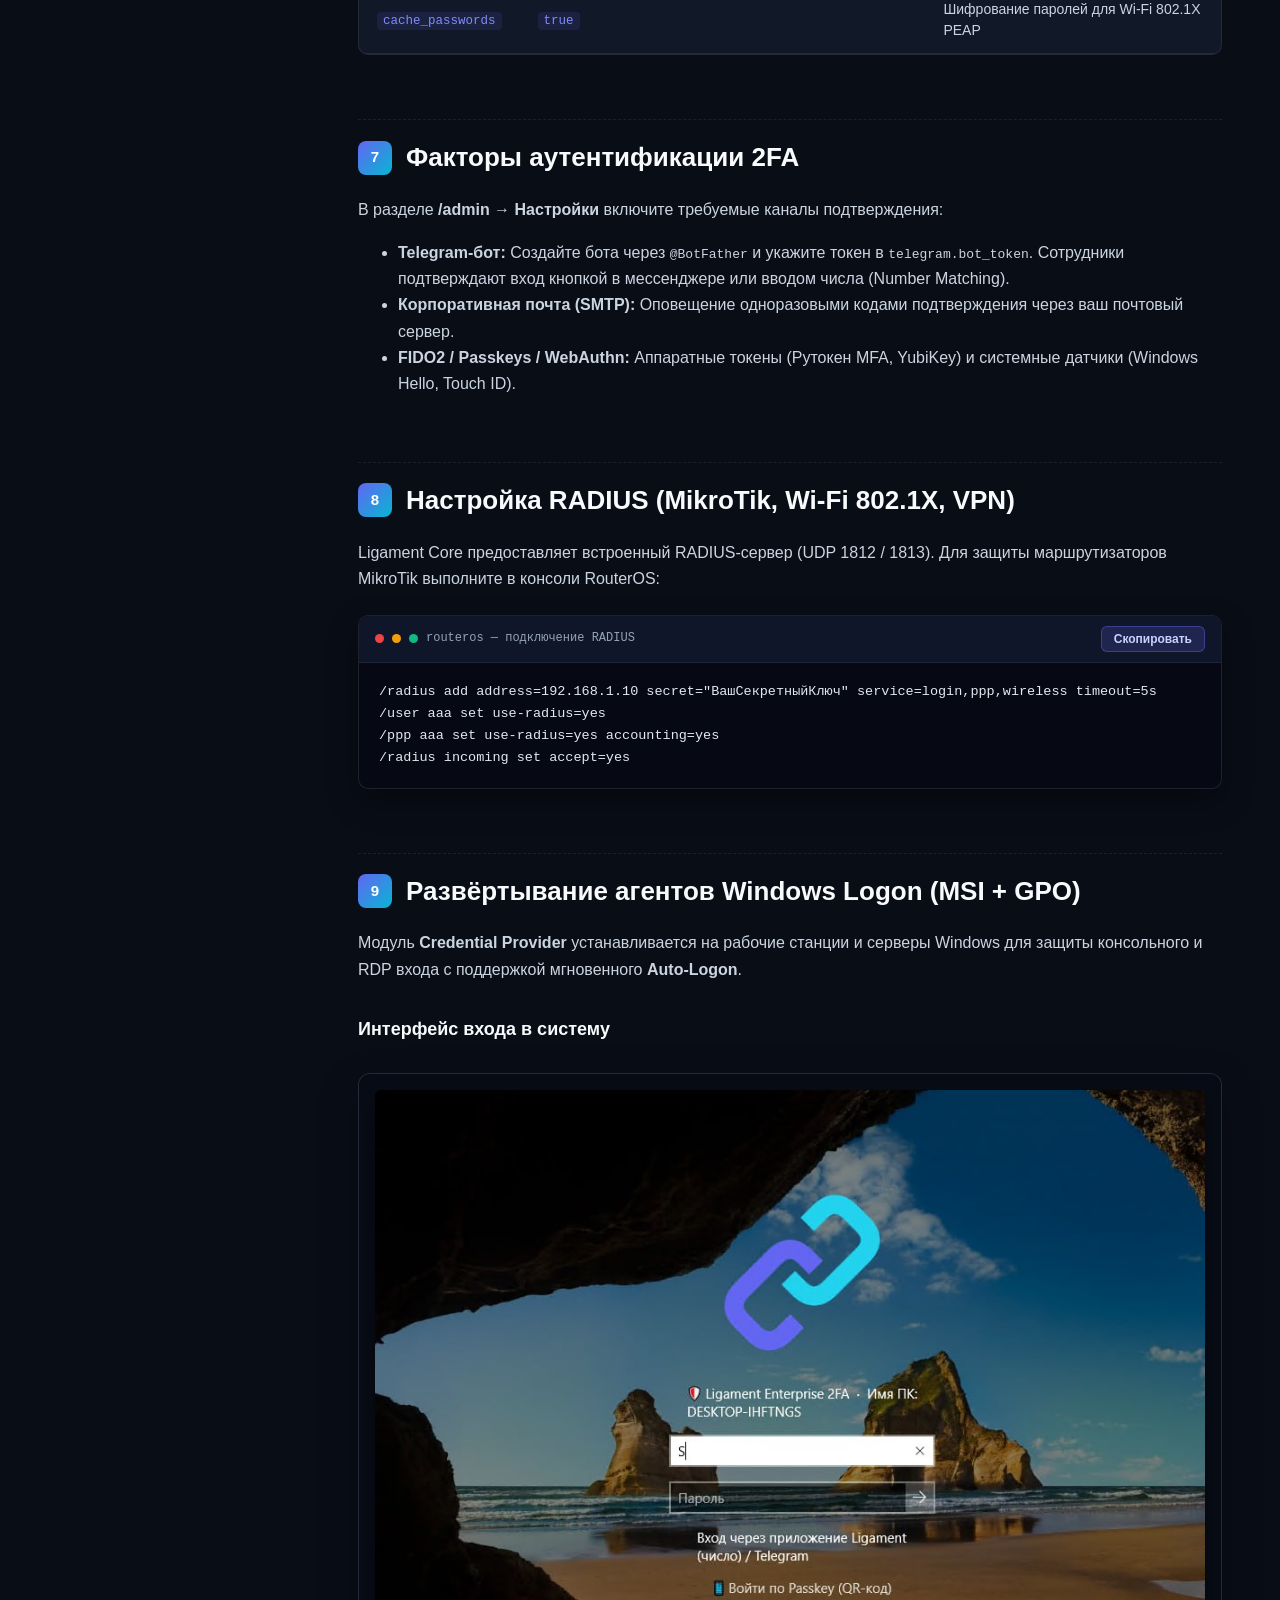
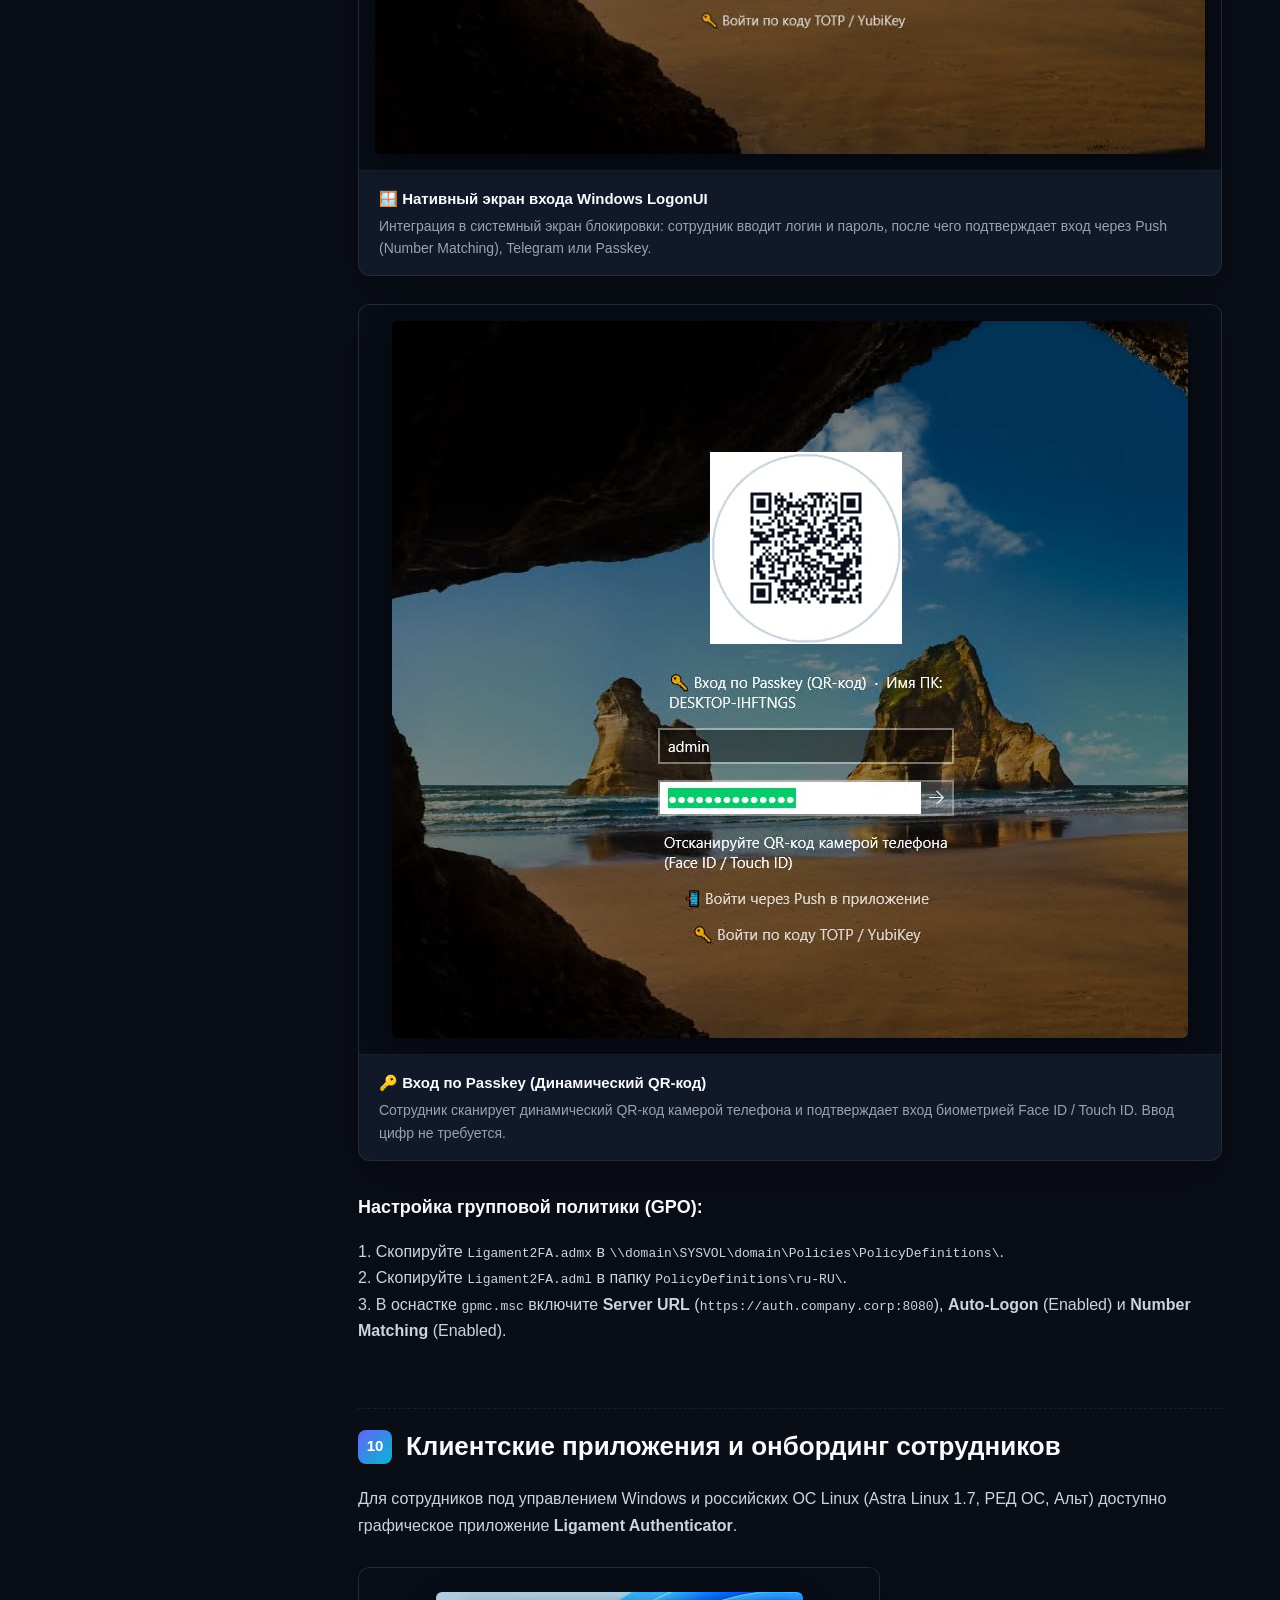
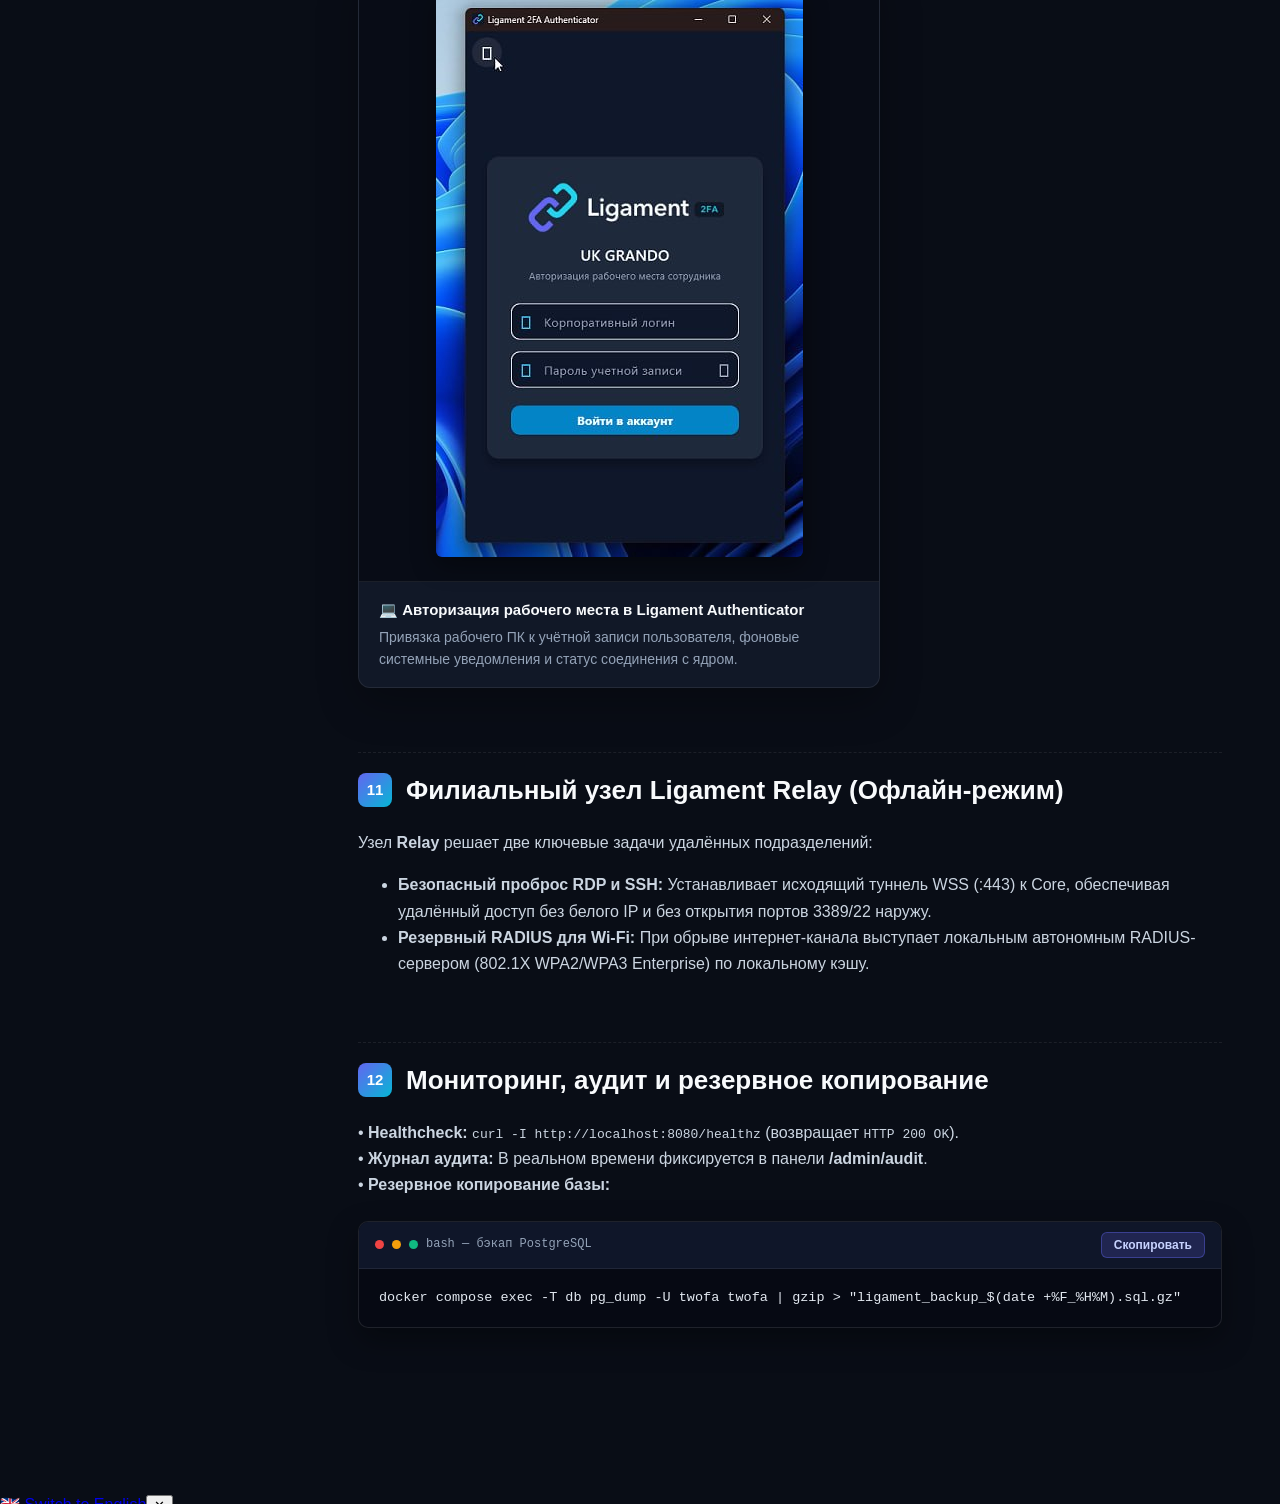
<file: docs.html>
<!DOCTYPE html>
<html lang="ru" data-theme="dark">
<head>
  <meta charset="utf-8">
  <meta name="viewport" content="width=device-width, initial-scale=1.0">
  <meta http-equiv="Content-Security-Policy" content="default-src 'self'; script-src 'self'; style-src 'self' 'unsafe-inline'; img-src 'self' data:; media-src 'self'; font-src 'self'; connect-src 'none'; form-action 'self' https:; base-uri 'none'; object-src 'none'; upgrade-insecure-requests">
  <meta http-equiv="X-Content-Type-Options" content="nosniff">
  <title>База знаний &amp; Документация — Ligament 2FA Wiki</title>
  <meta name="description" content="Официальная техническая документация и Wiki платформы Ligament 2FA: установка Docker, Active Directory, RADIUS, Windows Logon и клиентские приложения.">
  <meta name="theme-color" content="#07090e">
  <link rel="icon" type="image/png" href="assets/brand/favicon.png">
  <link rel="stylesheet" href="docs.css?v=20261028-cyber-3">
  <style>
/* Wiki Portal Styles Inlined for Guaranteed Render */
:root {
  --wiki-bg: #090d16;
  --wiki-sidebar-bg: #0d1322;
  --wiki-card-bg: #111827;
  --wiki-border: rgba(255, 255, 255, 0.08);
  --wiki-border-focus: #6366f1;
  --wiki-text-title: #f8fafc;
  --wiki-text-body: #cbd5e1;
  --wiki-text-muted: #94a3b8;
  --wiki-accent: #06b6d4;
  --wiki-primary: #6366f1;
  --wiki-code-bg: #050811;
  --wiki-code-header: #0d121f;
  --wiki-font-sans: -apple-system, BlinkMacSystemFont, "Segoe UI", Roboto, Helvetica, Arial, sans-serif;
  --wiki-font-mono: ui-monospace, SFMono-Regular, "SF Mono", Menlo, Consolas, monospace;
}
[data-theme="light"] {
  --wiki-bg: #f8fafc;
  --wiki-sidebar-bg: #ffffff;
  --wiki-card-bg: #ffffff;
  --wiki-border: rgba(15, 23, 42, 0.1);
  --wiki-border-focus: #4f46e5;
  --wiki-text-title: #0f172a;
  --wiki-text-body: #334155;
  --wiki-text-muted: #64748b;
  --wiki-accent: #0284c7;
  --wiki-primary: #4f46e5;
  --wiki-code-bg: #0f172a;
  --wiki-code-header: #1e293b;
}
.wiki-page { background-color: var(--wiki-bg); color: var(--wiki-text-body); font-family: var(--wiki-font-sans); line-height: 1.65; min-height: 100vh; margin: 0; padding: 0; }
.wiki-header { position: sticky; top: 0; z-index: 100; height: 64px; background: var(--wiki-sidebar-bg); border-bottom: 1px solid var(--wiki-border); backdrop-filter: blur(16px); display: flex; align-items: center; justify-content: space-between; padding: 0 24px; }
.wiki-brand-wrap { display: flex; align-items: center; gap: 12px; }
.wiki-badge { font-size: 11px; font-weight: 700; text-transform: uppercase; letter-spacing: 0.06em; padding: 3px 8px; border-radius: 999px; background: rgba(99, 102, 241, 0.15); color: #818cf8; border: 1px solid rgba(99, 102, 241, 0.3); }
.wiki-search-box { flex: 1; max-width: 440px; margin: 0 32px; position: relative; }
.wiki-search-input { width: 100%; height: 38px; background: rgba(255, 255, 255, 0.05); border: 1px solid var(--wiki-border); border-radius: 8px; padding: 0 14px 0 36px; font-size: 13.5px; color: var(--wiki-text-title); outline: none; transition: all 0.2s; box-sizing: border-box; }
[data-theme="light"] .wiki-search-input { background: #f1f5f9; }
.wiki-search-input:focus { border-color: var(--wiki-primary); box-shadow: 0 0 0 3px rgba(99, 102, 241, 0.2); }
.wiki-search-icon { position: absolute; left: 12px; top: 50%; transform: translateY(-50%); color: var(--wiki-text-muted); font-size: 14px; pointer-events: none; }
.wiki-header-actions { display: flex; align-items: center; gap: 12px; }
.wiki-layout { display: flex; min-height: calc(100vh - 64px); }
.wiki-sidebar { width: 300px; flex-shrink: 0; background: var(--wiki-sidebar-bg); border-right: 1px solid var(--wiki-border); position: sticky; top: 64px; height: calc(100vh - 64px); overflow-y: auto; padding: 24px 16px 40px; box-sizing: border-box; scrollbar-width: thin; }
.wiki-nav-category { font-size: 11px; font-weight: 700; text-transform: uppercase; letter-spacing: 0.08em; color: var(--wiki-text-muted); padding: 12px 10px 6px; margin-top: 12px; }
.wiki-nav-category:first-child { margin-top: 0; }
.wiki-nav-item { display: flex; align-items: center; gap: 10px; padding: 8px 12px; font-size: 13.5px; color: var(--wiki-text-body); text-decoration: none; border-radius: 6px; margin-bottom: 2px; transition: all 0.15s ease; line-height: 1.4; }
.wiki-nav-item:hover { background: rgba(255, 255, 255, 0.05); color: var(--wiki-text-title); }
[data-theme="light"] .wiki-nav-item:hover { background: rgba(15, 23, 42, 0.05); }
.wiki-nav-item.active { background: var(--wiki-primary); color: #ffffff !important; font-weight: 600; box-shadow: 0 2px 10px rgba(99, 102, 241, 0.35); }
.wiki-nav-icon { font-size: 15px; flex-shrink: 0; }
.wiki-main { flex: 1; min-width: 0; padding: 40px 48px 100px; max-width: 960px; margin: 0 auto; box-sizing: border-box; }
@media (max-width: 900px) {
  .wiki-layout { flex-direction: column; }
  .wiki-sidebar { width: 100%; height: auto; position: static; border-right: none; border-bottom: 1px solid var(--wiki-border); }
  .wiki-main { padding: 24px 20px 60px; }
  .wiki-search-box { display: none; }
}
.wiki-breadcrumb { display: flex; align-items: center; gap: 8px; font-size: 13px; color: var(--wiki-text-muted); margin-bottom: 20px; }
.wiki-breadcrumb a { color: var(--wiki-text-muted); text-decoration: none; }
.wiki-breadcrumb a:hover { color: var(--wiki-accent); }
.wiki-title { font-size: clamp(28px, 3.5vw, 40px); font-weight: 800; letter-spacing: -0.025em; color: var(--wiki-text-title); line-height: 1.25; margin: 0 0 16px; }
.wiki-lead { font-size: 17px; line-height: 1.7; color: var(--wiki-text-muted); margin-bottom: 36px; padding-bottom: 24px; border-bottom: 1px solid var(--wiki-border); }
.wiki-section { margin-bottom: 64px; scroll-margin-top: 84px; }
.wiki-section-heading { display: flex; align-items: center; gap: 14px; font-size: clamp(22px, 2.5vw, 26px); font-weight: 700; color: var(--wiki-text-title); margin: 0 0 18px; padding-top: 16px; border-top: 1px dashed var(--wiki-border); }
.wiki-step-number { flex-shrink: 0; width: 34px; height: 34px; border-radius: 8px; background: linear-gradient(135deg, var(--wiki-primary), var(--wiki-accent)); color: #fff; font-size: 15px; font-weight: 800; display: grid; place-items: center; }
.wiki-subheading { font-size: 18px; font-weight: 700; color: var(--wiki-text-title); margin: 32px 0 14px; }
.wiki-callout { padding: 16px 20px; border-radius: 10px; margin: 24px 0; font-size: 14.5px; line-height: 1.6; border-left: 4px solid; display: flex; gap: 14px; }
.wiki-callout-icon { font-size: 20px; flex-shrink: 0; line-height: 1.4; }
.wiki-callout-body p { margin: 0 0 6px; }
.wiki-callout-body p:last-child { margin-bottom: 0; }
.wiki-callout-info { background: rgba(6, 182, 212, 0.08); border-color: #06b6d4; }
.wiki-callout-warning { background: rgba(245, 158, 11, 0.08); border-color: #f59e0b; }
.wiki-callout-tip { background: rgba(16, 185, 129, 0.08); border-color: #10b981; }
.wiki-code-card { margin: 22px 0 28px; border-radius: 10px; background: #060913; border: 1px solid rgba(255, 255, 255, 0.1); overflow: hidden; box-shadow: 0 12px 30px rgba(0, 0, 0, 0.35); }
.wiki-code-topbar { display: flex; align-items: center; justify-content: space-between; padding: 10px 16px; background: #0f1629; border-bottom: 1px solid rgba(255, 255, 255, 0.07); }
.wiki-code-title { display: flex; align-items: center; gap: 8px; font-family: var(--wiki-font-mono); font-size: 12px; color: #94a3b8; }
.wiki-code-dot { width: 9px; height: 9px; border-radius: 50%; display: inline-block; }
.wiki-dot-red { background: #ef4444; }
.wiki-dot-yellow { background: #f59e0b; }
.wiki-dot-green { background: #10b981; }
.wiki-copy-btn { background: rgba(99, 102, 241, 0.2); border: 1px solid rgba(99, 102, 241, 0.4); color: #c7d2fe; font-size: 12px; font-weight: 600; padding: 5px 12px; border-radius: 6px; cursor: pointer; transition: all 0.2s; }
.wiki-copy-btn:hover { background: var(--wiki-primary); color: #ffffff; }
.wiki-pre { margin: 0; padding: 18px 20px; overflow-x: auto; font-family: var(--wiki-font-mono); font-size: 13.5px; line-height: 1.65; color: #e2e8f0; }
.wiki-pre code { font-family: inherit; }
.wiki-table-wrapper { overflow-x: auto; margin: 24px 0; border: 1px solid var(--wiki-border); border-radius: 10px; background: var(--wiki-card-bg); }
.wiki-table { width: 100%; border-collapse: collapse; font-size: 14px; text-align: left; }
.wiki-table th, .wiki-table td { padding: 12px 18px; border-bottom: 1px solid var(--wiki-border); line-height: 1.5; }
.wiki-table th { background: rgba(255, 255, 255, 0.03); font-size: 12px; font-weight: 700; text-transform: uppercase; letter-spacing: 0.06em; color: var(--wiki-text-muted); }
[data-theme="light"] .wiki-table th { background: #f8fafc; }
.wiki-table code { font-family: var(--wiki-font-mono); font-size: 12.5px; background: rgba(99, 102, 241, 0.12); color: #818cf8; padding: 2px 6px; border-radius: 4px; }
.wiki-media-frame { margin: 28px 0; border: 1px solid var(--wiki-border); border-radius: 12px; overflow: hidden; background: var(--wiki-card-bg); box-shadow: 0 16px 40px rgba(0, 0, 0, 0.25); }
.wiki-media-img-box { background: #080c16; display: flex; align-items: center; justify-content: center; padding: 16px; border-bottom: 1px solid var(--wiki-border); }
.wiki-media-img-box img { max-width: 100%; height: auto; border-radius: 6px; box-shadow: 0 8px 24px rgba(0, 0, 0, 0.4); }
.wiki-media-caption { padding: 16px 20px; font-size: 14px; color: var(--wiki-text-muted); line-height: 1.6; }
.wiki-media-caption strong { display: block; font-size: 15px; color: var(--wiki-text-title); margin-bottom: 4px; }
  </style>
</head>
<body class="wiki-page">
  <canvas id="bg-neural-canvas" class="bg-neural-canvas" aria-hidden="true"></canvas>

  <!-- Wiki Navigation Top Header -->
  <header class="wiki-header">
    <div class="wiki-brand-wrap">
      <a href="index.html" style="display: flex; align-items: center; gap: 10px; text-decoration: none;">
        <img class="brand-logo" src="assets/brand/logo-light.svg" data-logo-dark="assets/brand/logo-light.svg" data-logo-light="assets/brand/logo-on-light.svg" alt="Ligament" width="130" height="36">
      </a>
      <span class="wiki-badge">Wiki · Docs</span>
    </div>

    <!-- Quick Search Input -->
    <div class="wiki-search-box">
      <span class="wiki-search-icon">🔍</span>
      <input type="search" id="wiki-search" class="wiki-search-input" placeholder="Поиск по документации (например: active directory, docker, radius)..." aria-label="Поиск по разделам">
    </div>

    <!-- Actions -->
    <div class="wiki-header-actions">
      <button type="button" id="theme-toggle" class="wiki-copy-btn" style="padding: 6px 12px;" aria-label="Переключить тему">🌓 Тема</button>
      <a href="index.html" class="wiki-copy-btn" style="text-decoration: none;">← На главный сайт</a>
    </div>
  </header>

  <!-- Two-Column Wiki Layout -->
  <div class="wiki-layout">
    <!-- Left Fixed Navigation Sidebar -->
    <aside class="wiki-sidebar" id="wiki-nav-sidebar">
      <div class="wiki-nav-category">🚀 Развёртывание сервера</div>
      <a href="#requirements" class="wiki-nav-item active"><span class="wiki-nav-icon">📦</span> 1. Системные требования</a>
      <a href="#docker-install" class="wiki-nav-item"><span class="wiki-nav-icon">🐳</span> 2. Установка в Docker</a>
      <a href="#first-login" class="wiki-nav-item"><span class="wiki-nav-icon">🔑</span> 3. Первый вход и Break-Glass</a>
      <a href="#licensing" class="wiki-nav-item"><span class="wiki-nav-icon">📜</span> 4. Лицензия и Air-Gapped</a>

      <div class="wiki-nav-category">⚙️ Конфигурация ядра</div>
      <a href="#domain-ssl" class="wiki-nav-item"><span class="wiki-nav-icon">🌐</span> 5. Домен и SSL/TLS</a>
      <a href="#active-directory" class="wiki-nav-item"><span class="wiki-nav-icon">👥</span> 6. Active Directory / FreeIPA</a>
      <a href="#mfa-factors" class="wiki-nav-item"><span class="wiki-nav-icon">📲</span> 7. Факторы 2FA (Telegram, SMS, SMTP)</a>

      <div class="wiki-nav-category">🛡️ Периметр и рабочие места</div>
      <a href="#radius-setup" class="wiki-nav-item"><span class="wiki-nav-icon">📡</span> 8. RADIUS (MikroTik, Wi-Fi 802.1X)</a>
      <a href="#windows-agent" class="wiki-nav-item"><span class="wiki-nav-icon">🪟</span> 9. Windows Logon &amp; GPO (Скриншоты)</a>
      <a href="#workstation-clients" class="wiki-nav-item"><span class="wiki-nav-icon">💻</span> 10. Клиенты и онбординг (Скриншоты)</a>
      <a href="#branch-relay" class="wiki-nav-item"><span class="wiki-nav-icon">⚡</span> 11. Филиальный Relay (Офлайн)</a>

      <div class="wiki-nav-category">📊 Эксплуатация</div>
      <a href="#maintenance" class="wiki-nav-item"><span class="wiki-nav-icon">🔍</span> 12. Мониторинг, аудит и бэкап</a>
    </aside>

    <!-- Main Wiki Content Area -->
    <main class="wiki-main">
      <nav class="wiki-breadcrumb">
        <a href="index.html">Главная</a>
        <span>/</span>
        <a href="docs.html">Wiki</a>
        <span>/</span>
        <span style="color: var(--wiki-text-title);">Развёртывание и администрирование</span>
      </nav>

      <h1 class="wiki-title">Руководство по установке и настройке Ligament 2FA</h1>
      <p class="wiki-lead">Официальное пошаговое техническое руководство администратора информационной безопасности по развёртыванию ядра Ligament Core в Docker, интеграции со службой каталогов Active Directory/FreeIPA, настройке факторов аутентификации и централизованной раскатке клиентских агентов.</p>
      <!-- Section 1 -->
      <section id="requirements" class="wiki-section">
        <div class="wiki-section-heading">
          <div class="wiki-step-number">1</div>
          <span>Архитектура и системные требования</span>
        </div>
        <p>Платформа <strong>Ligament</strong> функционирует полностью автономно внутри вашего изолированного контура (<strong>100% On-Premise</strong>). Все мастер-ключи шифрования, база данных пользователей, сессии и журналы аудита безопасности хранятся в защищённой реляционной СУБД PostgreSQL. Решение не обращается к внешним серверам и готово к работе в сетях без интернета (Air-Gapped).</p>

        <div class="wiki-callout wiki-callout-info">
          <span class="wiki-callout-icon">💡</span>
          <div class="wiki-callout-body">
            <p><strong>Минимальные требования к хосту:</strong></p>
            <p>• <strong>CPU:</strong> 1 ядро x86_64 или ARM64.<br>
            • <strong>RAM:</strong> 1 ГБ (рекомендуется 2 ГБ для сред от 500 пользователей).<br>
            • <strong>Диск:</strong> 10 ГБ SSD/NVMe под ОС, образы и базу PostgreSQL.<br>
            • <strong>ОС:</strong> Astra Linux (SE 1.7 / CE), РЕД ОС (7.3 / 8), Альт Сервер, Ubuntu 22.04/24.04, Debian 12, Rocky Linux 9.</p>
          </div>
        </div>

        <h3 class="wiki-subheading">Таблица сетевых портов</h3>
        <div class="wiki-table-wrapper">
          <table class="wiki-table">
            <thead>
              <tr>
                <th>Порт</th>
                <th>Протокол</th>
                <th>Служба</th>
                <th>Назначение</th>
              </tr>
            </thead>
            <tbody>
              <tr>
                <td><code>80</code></td>
                <td>TCP</td>
                <td>HTTP</td>
                <td>Редирект на HTTPS и ACME HTTP-01 challenge Let's Encrypt</td>
              </tr>
              <tr>
                <td><code>8080</code></td>
                <td>TCP</td>
                <td>Web UI / API</td>
                <td>Панель администратора, кабинет пользователя, REST API, WebSSO</td>
              </tr>
              <tr>
                <td><code>443</code></td>
                <td>TCP</td>
                <td>HTTPS / WSS</td>
                <td>Защищённый доступ клиентов, филиальных релеев и WebAuthn/Passkey</td>
              </tr>
              <tr>
                <td><code>1812</code></td>
                <td>UDP</td>
                <td>RADIUS Auth</td>
                <td>Аутентификация MikroTik, VPN (OpenVPN, WireGuard), Wi-Fi 802.1X</td>
              </tr>
              <tr>
                <td><code>1813</code></td>
                <td>UDP</td>
                <td>RADIUS Acct</td>
                <td>Учёт сетевого времени и трафика клиентских сессий</td>
              </tr>
            </tbody>
          </table>
        </div>
      </section>

      <!-- Section 2 -->
      <section id="docker-install" class="wiki-section">
        <div class="wiki-section-heading">
          <div class="wiki-step-number">2</div>
          <span>Установка сервера Ligament Core в Docker</span>
        </div>
        <p>Ядро платформы упаковано в официальный оптимизированный образ Docker Hub <code>aligorov/ligament_2fa</code>. Для установки не требуются компиляторы и утилиты сборки.</p>

        <h3 class="wiki-subheading">Вариант А: Быстрый старт официальным скриптом (Рекомендуется)</h3>
        <p>Скрипт проверяет Docker, тестирует свободность портов 80/8080 (TCP) и 1812/1813 (UDP), генерирует надёжный пароль PostgreSQL в <code>.env</code> (с правами 0600), разворачивает контейнеры и выгружает первичные ключи.</p>

        <div class="wiki-code-card">
          <div class="wiki-code-topbar">
            <span class="wiki-code-title">
              <span class="wiki-code-dot wiki-dot-red"></span>
              <span class="wiki-code-dot wiki-dot-yellow"></span>
              <span class="wiki-code-dot wiki-dot-green"></span>
              bash — авто-установка скриптом
            </span>
            <button type="button" class="wiki-copy-btn" data-copy="mkdir -p /opt/ligament &amp;&amp; cd /opt/ligament &amp;&amp; curl -fsSL https://raw.githubusercontent.com/aligorov/ligament/main/install.sh -o install.sh &amp;&amp; chmod +x install.sh &amp;&amp; ./install.sh">Скопировать</button>
          </div>
          <pre class="wiki-pre"><code>mkdir -p /opt/ligament &amp;&amp; cd /opt/ligament
curl -fsSL https://raw.githubusercontent.com/aligorov/ligament/main/install.sh -o install.sh
chmod +x install.sh &amp;&amp; ./install.sh</code></pre>
        </div>

        <h3 class="wiki-subheading">Вариант Б: Ручное развёртывание через Docker Compose</h3>
        <p>Создайте каталог <code>/opt/ligament</code> и сохраните файл <code>docker-compose.yml</code>:</p>

        <div class="wiki-code-card">
          <div class="wiki-code-topbar">
            <span class="wiki-code-title">
              <span class="wiki-code-dot wiki-dot-red"></span>
              <span class="wiki-code-dot wiki-dot-yellow"></span>
              <span class="wiki-code-dot wiki-dot-green"></span>
              yaml — docker-compose.yml
            </span>
            <button type="button" class="wiki-copy-btn" data-copy="services:
  db:
    image: postgres:16-alpine
    environment:
      POSTGRES_USER: twofa
      POSTGRES_PASSWORD: &quot;${TWOFA_PG_PASSWORD:?Укажите TWOFA_PG_PASSWORD в .env}&quot;
      POSTGRES_DB: twofa
    volumes:
      - twofa_pgdata:/var/lib/postgresql/data
    healthcheck:
      test: [&quot;CMD-SHELL&quot;, &quot;pg_isready -U twofa -d twofa&quot;]
      interval: 5s
      timeout: 3s
      retries: 20
    restart: unless-stopped

  twofa:
    image: aligorov/ligament_2fa:latest
    hostname: ligament-auth
    depends_on:
      db:
        condition: service_healthy
    environment:
      TWOFA_DB_DSN: &quot;postgres://twofa:${TWOFA_PG_PASSWORD}@db:5432/twofa&quot;
      TRUSTED_PROXIES: &quot;127.0.0.0/8,::1/128,172.16.0.0/12,10.0.0.0/8,192.168.0.0/16&quot;
    ports:
      - &quot;80:8080&quot;
      - &quot;8080:8080&quot;
      - &quot;1812:1812/udp&quot;
      - &quot;1813:1813/udp&quot;
    volumes:
      - /etc/machine-id:/etc/host-machine-id:ro
    restart: unless-stopped

volumes:
  twofa_pgdata:">Скопировать</button>
          </div>
          <pre class="wiki-pre"><code>services:
  db:
    image: postgres:16-alpine
    environment:
      POSTGRES_USER: twofa
      POSTGRES_PASSWORD: "${TWOFA_PG_PASSWORD:?Укажите TWOFA_PG_PASSWORD в .env}"
      POSTGRES_DB: twofa
    volumes:
      - twofa_pgdata:/var/lib/postgresql/data
    healthcheck:
      test: ["CMD-SHELL", "pg_isready -U twofa -d twofa"]
      interval: 5s
      timeout: 3s
      retries: 20
    restart: unless-stopped

  twofa:
    image: aligorov/ligament_2fa:latest
    hostname: ligament-auth
    depends_on:
      db:
        condition: service_healthy
    environment:
      TWOFA_DB_DSN: "postgres://twofa:${TWOFA_PG_PASSWORD}@db:5432/twofa"
      TRUSTED_PROXIES: "127.0.0.0/8,::1/128,172.16.0.0/12,10.0.0.0/8,192.168.0.0/16"
    ports:
      - "80:8080"
      - "8080:8080"
      - "1812:1812/udp"
      - "1813:1813/udp"
    volumes:
      - /etc/machine-id:/etc/host-machine-id:ro
    restart: unless-stopped

volumes:
  twofa_pgdata:</code></pre>
        </div>

        <p>Сгенерируйте файл <code>.env</code> и запустите стек:</p>
        <div class="wiki-code-card">
          <div class="wiki-code-topbar">
            <span class="wiki-code-title">bash — запуск контейнеров</span>
            <button type="button" class="wiki-copy-btn" data-copy="echo &quot;TWOFA_PG_PASSWORD=$(openssl rand -hex 24)&quot; > .env &amp;&amp; chmod 600 .env &amp;&amp; docker compose up -d">Скопировать</button>
          </div>
          <pre class="wiki-pre"><code>echo "TWOFA_PG_PASSWORD=$(openssl rand -hex 24)" > .env
chmod 600 .env
docker compose up -d</code></pre>
        </div>
      </section>

      <!-- Section 3 -->
      <section id="first-login" class="wiki-section">
        <div class="wiki-section-heading">
          <div class="wiki-step-number">3</div>
          <span>Первый вход администратора и безопасность</span>
        </div>
        <p>Пароль администратора <strong>никогда не пишется в консольные логи контейнера</strong>. При первом запуске система создаёт учётную запись <code>admin</code>, записывает первичный пароль в <code>admin_password.txt</code> и создаёт 5 одноразовых кодов аварийного восстановления <code>admin_recovery_codes.txt</code>.</p>

        <div class="wiki-code-card">
          <div class="wiki-code-topbar">
            <span class="wiki-code-title">bash — выгрузка пароля и break-glass кодов</span>
            <button type="button" class="wiki-copy-btn" data-copy="docker cp $(docker compose ps -q twofa):/home/nonroot/admin_password.txt . &amp;&amp; docker cp $(docker compose ps -q twofa):/home/nonroot/admin_recovery_codes.txt . &amp;&amp; cat admin_password.txt">Скопировать</button>
          </div>
          <pre class="wiki-pre"><code># Забрать сгенерированный пароль администратора:
docker cp $(docker compose ps -q twofa):/home/nonroot/admin_password.txt .

# Забрать 5 одноразовых аварийных кодов восстановления:
docker cp $(docker compose ps -q twofa):/home/nonroot/admin_recovery_codes.txt .

# Вывести пароль:
cat admin_password.txt</code></pre>
        </div>

        <div class="wiki-callout wiki-callout-warning">
          <span class="wiki-callout-icon">⚠️</span>
          <div class="wiki-callout-body">
            <p><strong>Порядок действий сразу после авторизации:</strong></p>
            <p>1. Откройте в браузере <code>http://IP-сервера:8080</code> (логин: <code>admin</code>).<br>
            2. Сохраните <code>admin_recovery_codes.txt</code> в корпоративный сейф (KeePass/Vault).<br>
            3. Удалите файл пароля с хоста: <code>rm -f admin_password.txt</code>.<br>
            4. В профиле измените пароль на постоянный и подключите второй фактор (TOTP / Telegram).</p>
          </div>
        </div>
      </section>

      <!-- Section 4 -->
      <section id="licensing" class="wiki-section">
        <div class="wiki-section-heading">
          <div class="wiki-step-number">4</div>
          <span>Лицензирование и автономность (Air-Gapped)</span>
        </div>
        <p>По умолчанию включена бесплатная редакция <strong>Community</strong> — до 5 активных сотрудников бессрочно.</p>
        <p>Для перехода на коммерческую редакцию или активации 30-дневного пилота:</p>
        <ul>
          <li>Откройте раздел веб-интерфейса <strong>/admin → Лицензия</strong>.</li>
          <li>Вставьте лицензионный ключ в текстовое поле и нажмите <strong>«Сохранить лицензию»</strong>.</li>
          <li>Ключ подписан цифровой подписью Ed25519 — он валидируется локально и применяется моментально без перезагрузки сервера и без выхода в интернет.</li>
        </ul>
      </section>

      <!-- Section 5 -->
      <section id="domain-ssl" class="wiki-section">
        <div class="wiki-section-heading">
          <div class="wiki-step-number">5</div>
          <span>Настройка сетевого домена и SSL/TLS</span>
        </div>
        <p>В разделе <strong>/admin → Настройки → Домен и шаблоны</strong> укажите внешний URL вашего сервера в параметре <code>server.domain</code> (например: <code>https://auth.company.corp</code>).</p>
        <div class="wiki-callout wiki-callout-tip">
          <span class="wiki-callout-icon">🔒</span>
          <div class="wiki-callout-body">
            <p><strong>Рекомендуемая схема:</strong> Контейнер Ligament работает на внутреннем порту 8080, а входящий трафик терминируется на вашем внешнем обратном прокси (Nginx, Traefik, HAProxy, Caddy) с пробросом заголовков <code>X-Forwarded-For</code> и <code>X-Forwarded-Proto: https</code>.</p>
          </div>
        </div>
      </section>

      <!-- Section 6 -->
      <section id="active-directory" class="wiki-section">
        <div class="wiki-section-heading">
          <div class="wiki-step-number">6</div>
          <span>Интеграция с Active Directory и FreeIPA</span>
        </div>
        <p>Импорт пользователей и проверка доменных паролей выполняются по защищённому протоколу LDAPS. В панели <strong>/admin → Настройки → Служба каталогов (LDAP)</strong> укажите:</p>

        <div class="wiki-table-wrapper">
          <table class="wiki-table">
            <thead>
              <tr>
                <th>Параметр</th>
                <th>Значение</th>
                <th>Назначение</th>
              </tr>
            </thead>
            <tbody>
              <tr><td><code>enabled</code></td><td><code>true</code></td><td>Включение модуля синхронизации</td></tr>
              <tr><td><code>url</code></td><td><code>ldaps://dc1.company.corp:636</code></td><td>Контроллер домена с шифрованием</td></tr>
              <tr><td><code>bind_dn</code></td><td><code>CN=svc-ligament,OU=Services,DC=company,DC=corp</code></td><td>Служебная учётка для поиска</td></tr>
              <tr><td><code>bind_password</code></td><td><code>••••••••••••</code></td><td>Пароль служебной учётки</td></tr>
              <tr><td><code>base_dn</code></td><td><code>DC=company,DC=corp</code></td><td>Корень дерева поиска сотрудников</td></tr>
              <tr><td><code>user_filter</code></td><td><code>(&amp;(objectCategory=person)(sAMAccountName={login}))</code></td><td>Шаблон поиска логина</td></tr>
              <tr><td><code>cache_passwords</code></td><td><code>true</code></td><td>Шифрование паролей для Wi-Fi 802.1X PEAP</td></tr>
            </tbody>
          </table>
        </div>
      </section>
      <!-- Section 7 -->
      <section id="mfa-factors" class="wiki-section">
        <div class="wiki-section-heading">
          <div class="wiki-step-number">7</div>
          <span>Факторы аутентификации 2FA</span>
        </div>
        <p>В разделе <strong>/admin → Настройки</strong> включите требуемые каналы подтверждения:</p>
        <ul>
          <li><strong>Telegram-бот:</strong> Создайте бота через <code>@BotFather</code> и укажите токен в <code>telegram.bot_token</code>. Сотрудники подтверждают вход кнопкой в мессенджере или вводом числа (Number Matching).</li>
          <li><strong>Корпоративная почта (SMTP):</strong> Оповещение одноразовыми кодами подтверждения через ваш почтовый сервер.</li>
          <li><strong>FIDO2 / Passkeys / WebAuthn:</strong> Аппаратные токены (Рутокен MFA, YubiKey) и системные датчики (Windows Hello, Touch ID).</li>
        </ul>
      </section>

      <!-- Section 8 -->
      <section id="radius-setup" class="wiki-section">
        <div class="wiki-section-heading">
          <div class="wiki-step-number">8</div>
          <span>Настройка RADIUS (MikroTik, Wi-Fi 802.1X, VPN)</span>
        </div>
        <p>Ligament Core предоставляет встроенный RADIUS-сервер (UDP 1812 / 1813). Для защиты маршрутизаторов MikroTik выполните в консоли RouterOS:</p>

        <div class="wiki-code-card">
          <div class="wiki-code-topbar">
            <span class="wiki-code-title">
              <span class="wiki-code-dot wiki-dot-red"></span>
              <span class="wiki-code-dot wiki-dot-yellow"></span>
              <span class="wiki-code-dot wiki-dot-green"></span>
              routeros — подключение RADIUS
            </span>
            <button type="button" class="wiki-copy-btn" data-copy="/radius add address=192.168.1.10 secret=&quot;ВашСекретныйКлюч&quot; service=login,ppp,wireless timeout=5s
/user aaa set use-radius=yes
/ppp aaa set use-radius=yes accounting=yes
/radius incoming set accept=yes">Скопировать</button>
          </div>
          <pre class="wiki-pre"><code>/radius add address=192.168.1.10 secret="ВашСекретныйКлюч" service=login,ppp,wireless timeout=5s
/user aaa set use-radius=yes
/ppp aaa set use-radius=yes accounting=yes
/radius incoming set accept=yes</code></pre>
        </div>
      </section>

      <!-- Section 9 -->
      <section id="windows-agent" class="wiki-section">
        <div class="wiki-section-heading">
          <div class="wiki-step-number">9</div>
          <span>Развёртывание агентов Windows Logon (MSI + GPO)</span>
        </div>
        <p>Модуль <strong>Credential Provider</strong> устанавливается на рабочие станции и серверы Windows для защиты консольного и RDP входа с поддержкой мгновенного <strong>Auto-Logon</strong>.</p>

        <h3 class="wiki-subheading">Интерфейс входа в систему</h3>

        <div class="wiki-media-frame">
          <div class="wiki-media-img-box">
            <img src="assets/media/screen-windows-logon.png" alt="Экран входа Windows LogonUI с Ligament 2FA" width="923" height="738" loading="lazy">
          </div>
          <div class="wiki-media-caption">
            <strong>🪟 Нативный экран входа Windows LogonUI</strong>
            Интеграция в системный экран блокировки: сотрудник вводит логин и пароль, после чего подтверждает вход через Push (Number Matching), Telegram или Passkey.
          </div>
        </div>

        <div class="wiki-media-frame">
          <div class="wiki-media-img-box">
            <img src="assets/media/screen-windows-passkey-qr.png" alt="Вход в Windows по Passkey через QR-код" width="796" height="717" loading="lazy">
          </div>
          <div class="wiki-media-caption">
            <strong>🔑 Вход по Passkey (Динамический QR-код)</strong>
            Сотрудник сканирует динамический QR-код камерой телефона и подтверждает вход биометрией Face ID / Touch ID. Ввод цифр не требуется.
          </div>
        </div>

        <h3 class="wiki-subheading">Настройка групповой политики (GPO):</h3>
        <p>1. Скопируйте <code>Ligament2FA.admx</code> в <code>\\domain\SYSVOL\domain\Policies\PolicyDefinitions\</code>.<br>
        2. Скопируйте <code>Ligament2FA.adml</code> в папку <code>PolicyDefinitions\ru-RU\</code>.<br>
        3. В оснастке <code>gpmc.msc</code> включите <strong>Server URL</strong> (<code>https://auth.company.corp:8080</code>), <strong>Auto-Logon</strong> (Enabled) и <strong>Number Matching</strong> (Enabled).</p>
      </section>

      <!-- Section 10 -->
      <section id="workstation-clients" class="wiki-section">
        <div class="wiki-section-heading">
          <div class="wiki-step-number">10</div>
          <span>Клиентские приложения и онбординг сотрудников</span>
        </div>
        <p>Для сотрудников под управлением Windows и российских ОС Linux (Astra Linux 1.7, РЕД ОС, Альт) доступно графическое приложение <strong>Ligament Authenticator</strong>.</p>

        <div class="wiki-media-frame" style="max-width: 520px;">
          <div class="wiki-media-img-box" style="padding: 24px;">
            <img src="assets/media/screen-authenticator-login.png" alt="Вход в приложение Ligament 2FA Authenticator" width="367" height="565" loading="lazy">
          </div>
          <div class="wiki-media-caption">
            <strong>💻 Авторизация рабочего места в Ligament Authenticator</strong>
            Привязка рабочего ПК к учётной записи пользователя, фоновые системные уведомления и статус соединения с ядром.
          </div>
        </div>
      </section>

      <!-- Section 11 -->
      <section id="branch-relay" class="wiki-section">
        <div class="wiki-section-heading">
          <div class="wiki-step-number">11</div>
          <span>Филиальный узел Ligament Relay (Офлайн-режим)</span>
        </div>
        <p>Узел <strong>Relay</strong> решает две ключевые задачи удалённых подразделений:</p>
        <ul>
          <li><strong>Безопасный проброс RDP и SSH:</strong> Устанавливает исходящий туннель WSS (:443) к Core, обеспечивая удалённый доступ без белого IP и без открытия портов 3389/22 наружу.</li>
          <li><strong>Резервный RADIUS для Wi-Fi:</strong> При обрыве интернет-канала выступает локальным автономным RADIUS-сервером (802.1X WPA2/WPA3 Enterprise) по локальному кэшу.</li>
        </ul>
      </section>

      <!-- Section 12 -->
      <section id="maintenance" class="wiki-section">
        <div class="wiki-section-heading">
          <div class="wiki-step-number">12</div>
          <span>Мониторинг, аудит и резервное копирование</span>
        </div>
        <p>• <strong>Healthcheck:</strong> <code>curl -I http://localhost:8080/healthz</code> (возвращает <code>HTTP 200 OK</code>).<br>
        • <strong>Журнал аудита:</strong> В реальном времени фиксируется в панели <strong>/admin/audit</strong>.<br>
        • <strong>Резервное копирование базы:</strong></p>

        <div class="wiki-code-card">
          <div class="wiki-code-topbar">
            <span class="wiki-code-title">
              <span class="wiki-code-dot wiki-dot-red"></span>
              <span class="wiki-code-dot wiki-dot-yellow"></span>
              <span class="wiki-code-dot wiki-dot-green"></span>
              bash — бэкап PostgreSQL
            </span>
            <button type="button" class="wiki-copy-btn" data-copy="docker compose exec -T db pg_dump -U twofa twofa | gzip > &quot;ligament_backup_$(date +%F_%H%M).sql.gz&quot;">Скопировать</button>
          </div>
          <pre class="wiki-pre"><code>docker compose exec -T db pg_dump -U twofa twofa | gzip > "ligament_backup_$(date +%F_%H%M).sql.gz"</code></pre>
        </div>
      </section>
    </main>
  </div>

  <script src="site.js?v=20261028-cyber-3"></script>
</body>
</html>
</file>
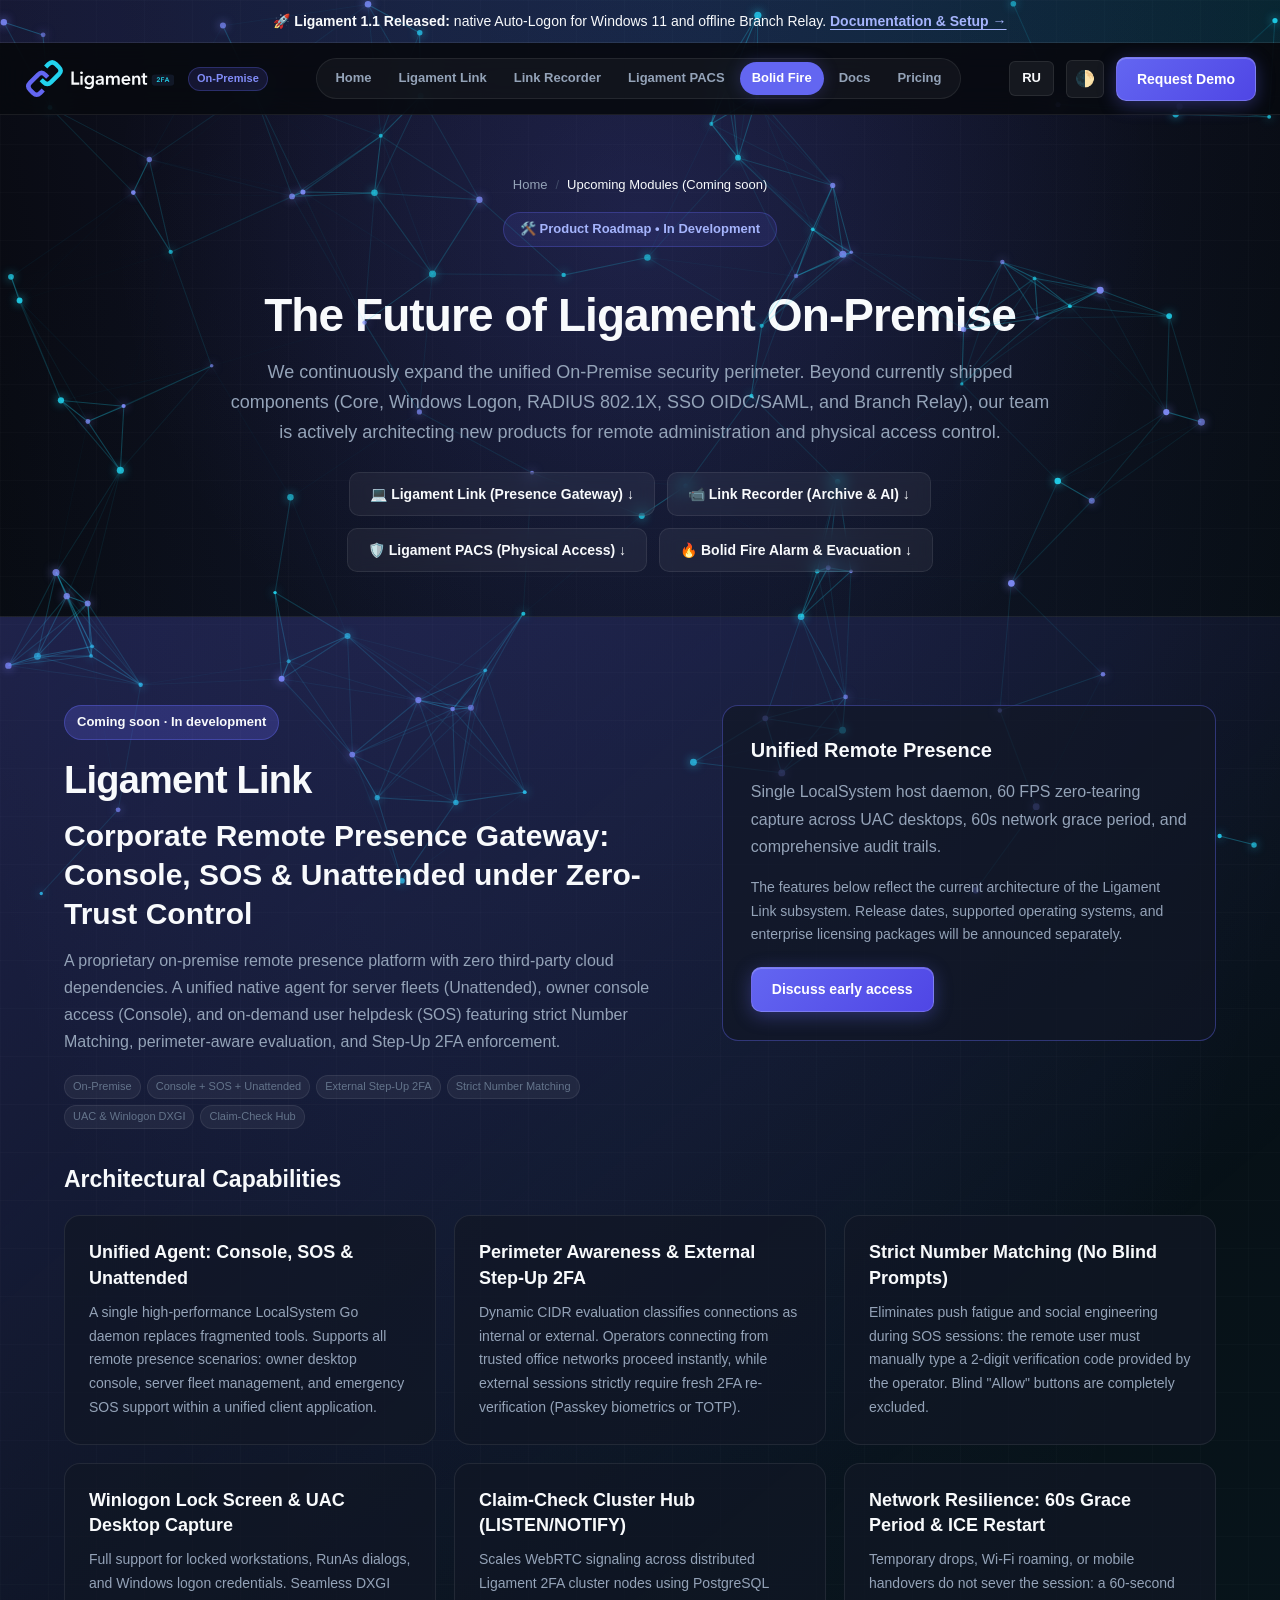
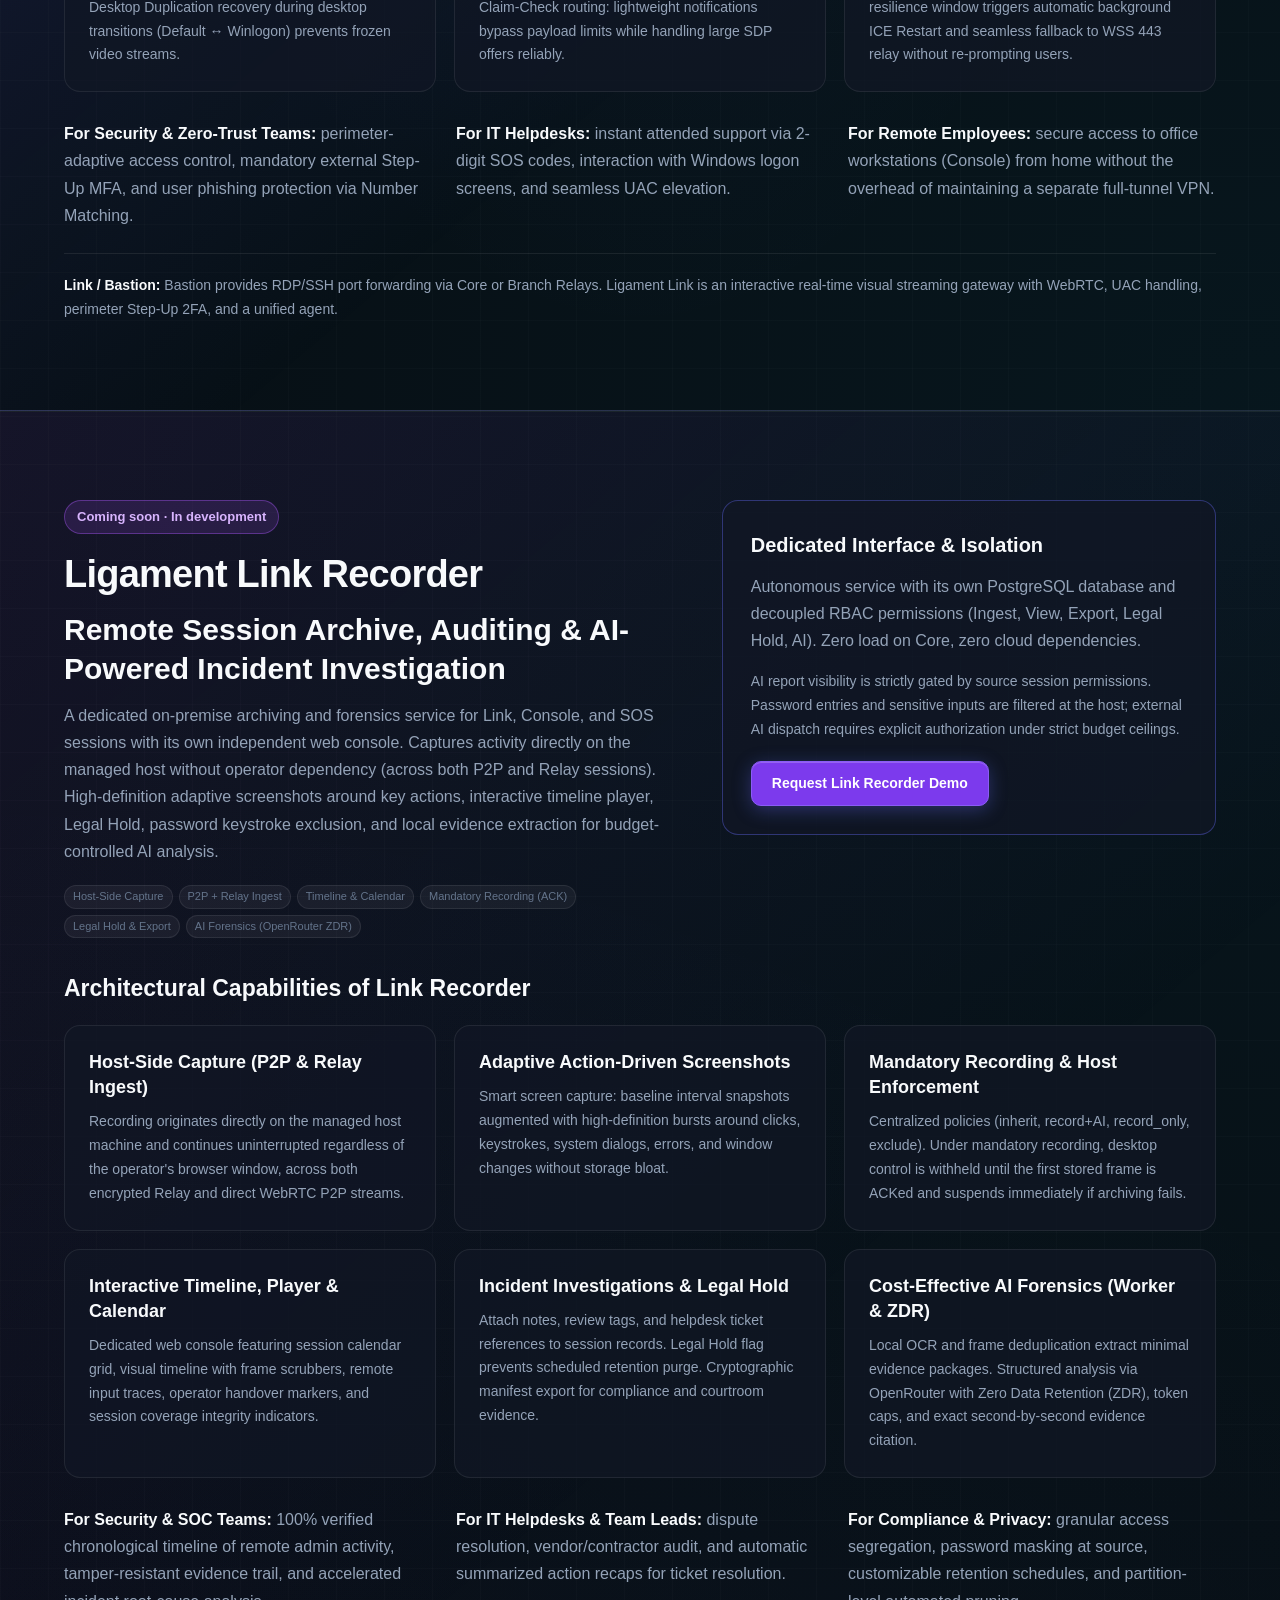
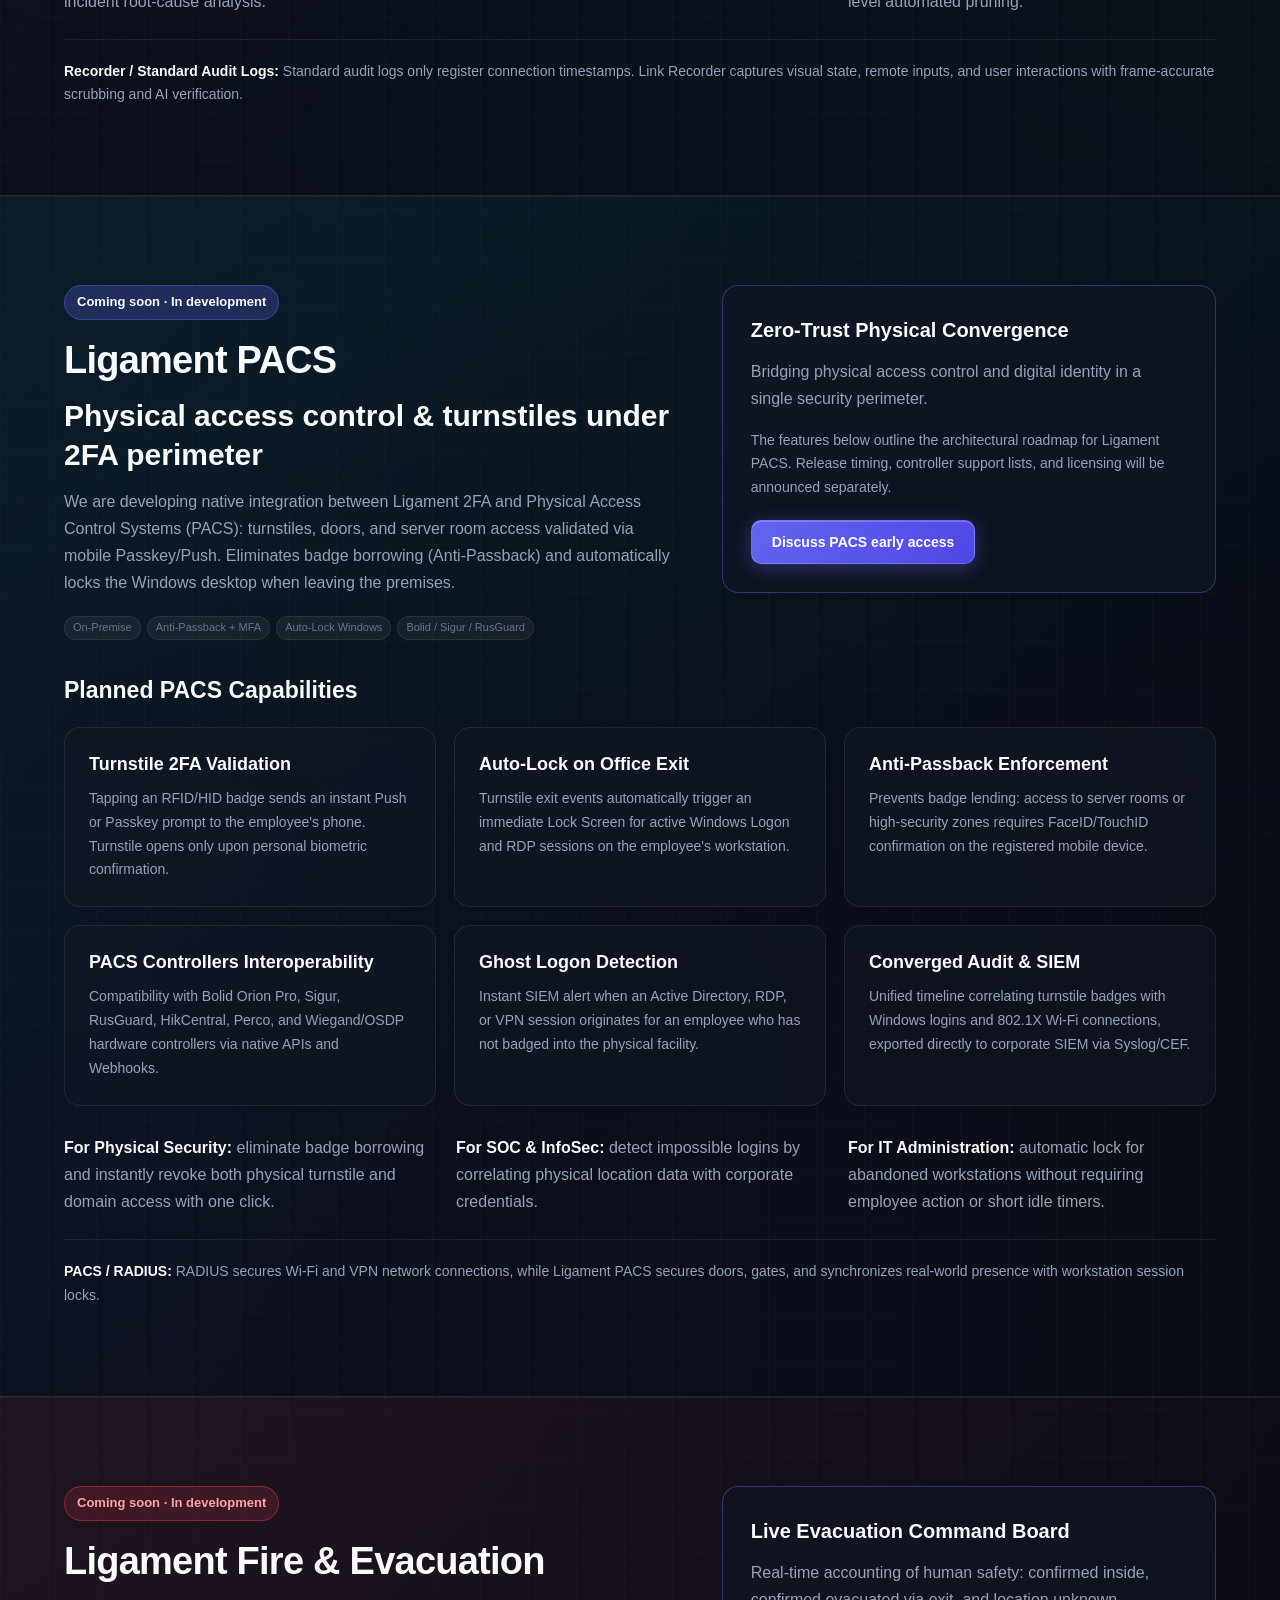
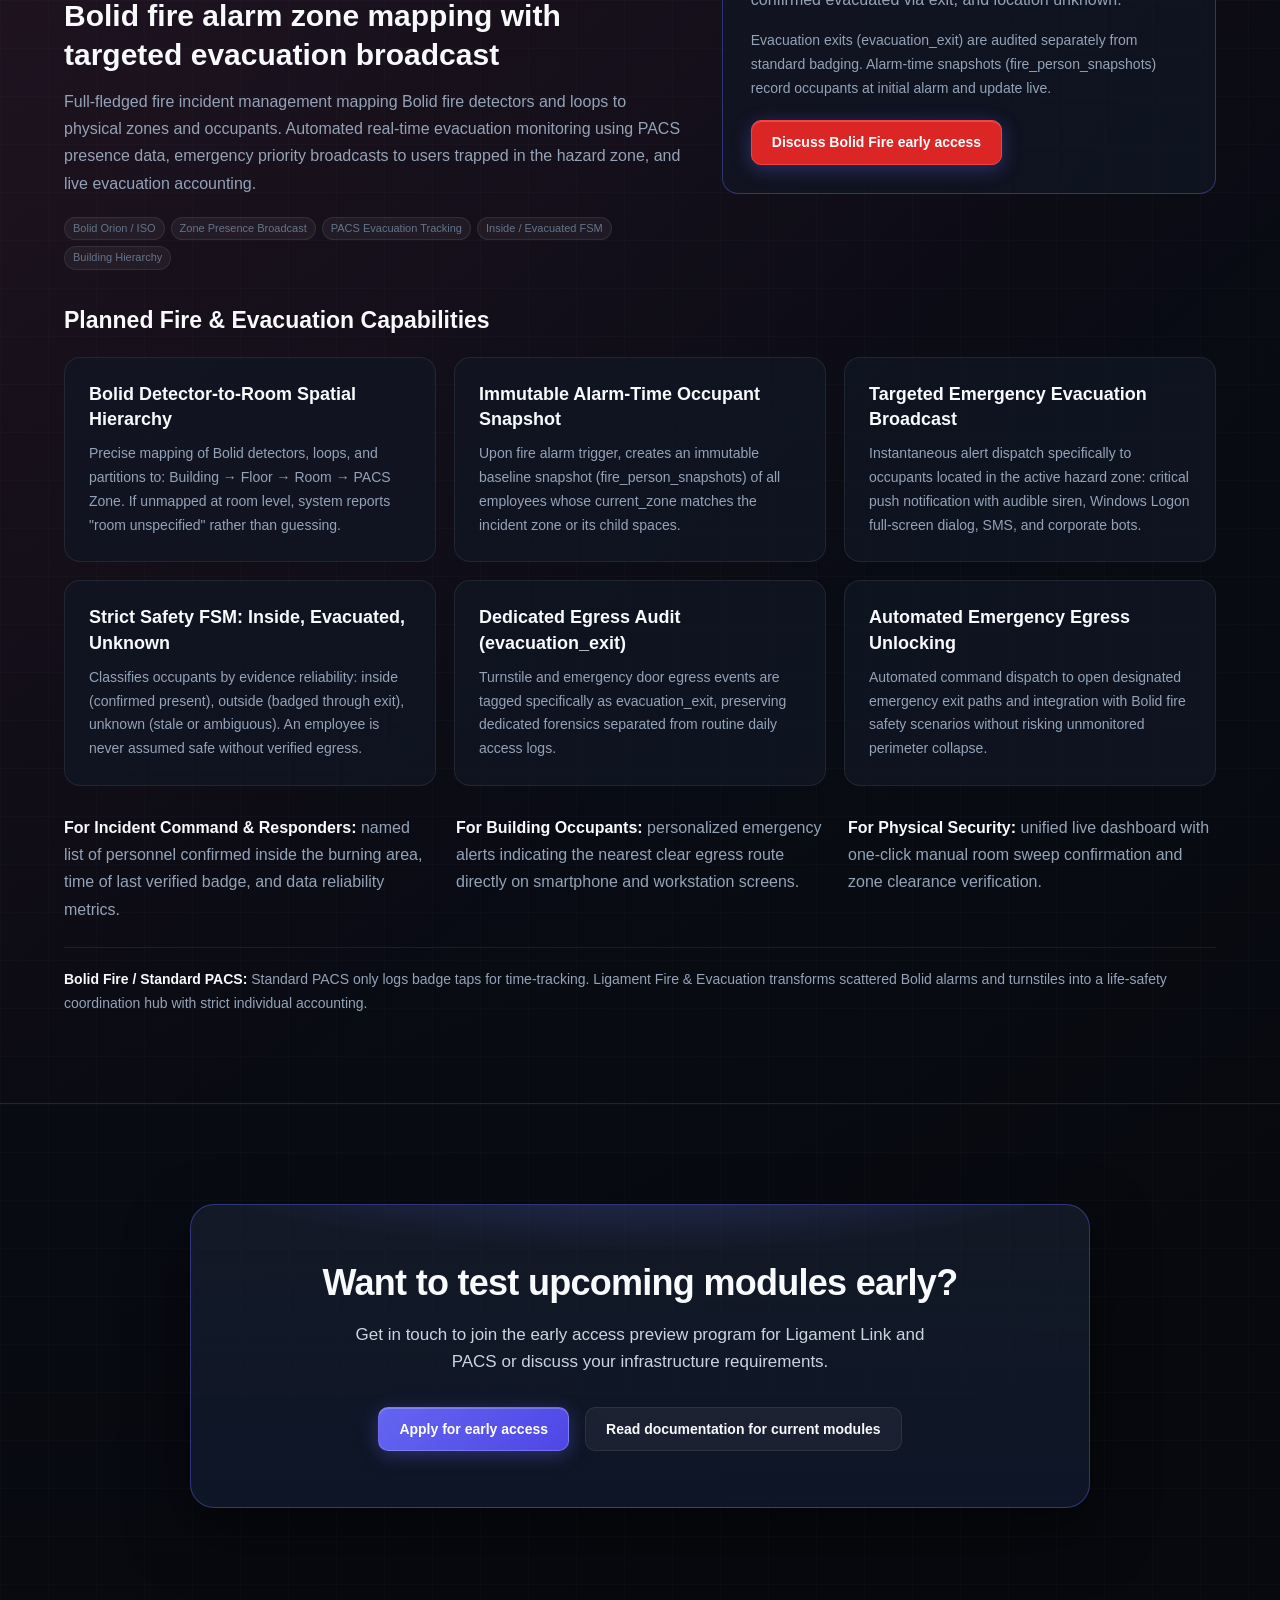
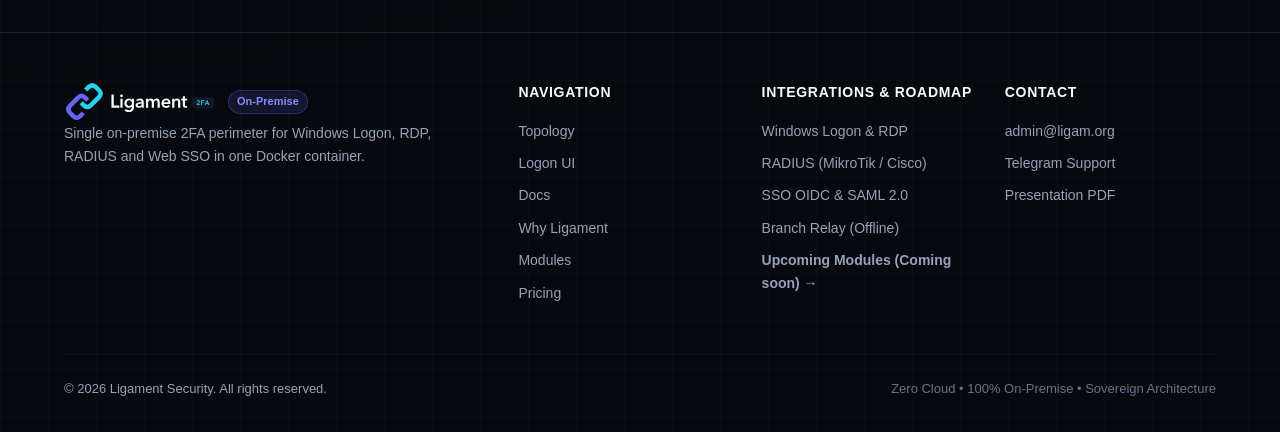
<file: en/coming-soon.html>
<!DOCTYPE html>
<html lang="en" data-theme="dark">
<head>
  <meta charset="UTF-8">
  <meta name="viewport" content="width=device-width, initial-scale=1.0">
  <title>Upcoming Modules · Ligament Security — Link, PACS &amp; Bolid Fire</title>
  <meta name="description" content="Development roadmap for Ligament On-Premise ecosystem: Ligament Link remote presence gateway (Console, SOS, Unattended), PACS turnstiles, and Bolid fire evacuation management.">
  <meta name="robots" content="index, follow">
  <link rel="canonical" href="https://ligam.org/en/coming-soon.html">
  <link rel="alternate" hreflang="ru" href="https://ligam.org/coming-soon.html">
  <link rel="alternate" hreflang="en" href="https://ligam.org/en/coming-soon.html">
  <link rel="alternate" hreflang="x-default" href="https://ligam.org/coming-soon.html">

  <!-- OpenGraph -->
  <meta property="og:type" content="website">
  <meta property="og:url" content="https://ligam.org/en/coming-soon.html">
  <meta property="og:title" content="Upcoming Modules: Ligament Link, PACS &amp; Bolid Fire">
  <meta property="og:description" content="Ligament Link presence gateway (Console/SOS/Unattended), physical access control (PACS), and Bolid fire evacuation under unified 2FA control.">
  <meta property="og:image" content="https://ligam.org/assets/brand/og-image-ru.png">
  <meta property="og:locale" content="en_US">

  <link rel="icon" type="image/png" href="../assets/brand/favicon.png">
  <link rel="icon" type="image/x-icon" href="../assets/brand/favicon.ico">
  <link rel="stylesheet" href="../styles.css?v=20261028-cyber-3">
</head>
<body>

  <!-- Announcement Bar -->
  <aside class="announcement-bar" role="complementary">
    <div class="container announcement-inner">
      <span>🚀 <strong>Ligament 1.1 Released:</strong> native Auto-Logon for Windows 11 and offline Branch Relay.</span>
      <a href="../docs.html" class="announcement-link">Documentation & Setup →</a>
    </div>
  </aside>

  <!-- Header -->
  <header class="site-header">
    <div class="container header-inner">
      <a href="index.html" class="brand-link" aria-label="Ligament Security — Home">
        <img class="brand-logo" src="../assets/brand/logo-light.svg" data-logo-dark="../assets/brand/logo-light.svg" data-logo-light="../assets/brand/logo-on-light.svg" alt="Ligament Security" width="150" height="41">
        <span class="brand-badge">On-Premise</span>
      </a>
      <nav id="site-navigation" class="site-nav" aria-label="Main navigation">
        <a href="index.html">Home</a>
        <a href="#ligament-link">Ligament Link</a>
        <a href="#link-recorder">Link Recorder</a>
        <a href="#pacs">Ligament PACS</a>
        <a href="#bolid-fire">Bolid Fire</a>
        <a href="../docs.html">Docs</a>
        <a href="index.html#pricing">Pricing</a>
      </nav>
      <div class="header-actions">
        <a href="../coming-soon.html?lang=ru" class="lang-switch" hreflang="ru" aria-label="Переключить на русский">RU</a>
        <button class="menu-toggle" type="button" aria-expanded="false" aria-controls="site-navigation" aria-label="Open menu">Menu</button>
        <button type="button" id="theme-toggle" class="theme-btn" aria-label="Toggle theme">🌓</button>
        <a href="mailto:admin@ligam.org?subject=Demo%20license%20request" class="btn btn-primary btn-header">Request Demo</a>
      </div>
    </div>
  </header>

  <!-- Coming Soon Page Hero -->
  <section class="cs-hero">
    <div class="container cs-hero-inner">
      <nav class="docs-breadcrumb" aria-label="Breadcrumb" style="justify-content: center;">
        <a href="index.html">Home</a>
        <span class="docs-breadcrumb-sep">/</span>
        <span style="color: var(--text-main);">Upcoming Modules (Coming soon)</span>
      </nav>
      <div class="hero-badge-pill">🛠️ Product Roadmap • In Development</div>
      <h1 class="cs-hero-title">The Future of Ligament On-Premise</h1>
      <p class="cs-hero-desc">
        We continuously expand the unified On-Premise security perimeter. Beyond currently shipped components (Core, Windows Logon, RADIUS 802.1X, SSO OIDC/SAML, and Branch Relay), our team is actively architecting new products for remote administration and physical access control.
      </p>
      <div class="cs-quick-nav">
        <a href="#ligament-link" class="btn btn-secondary">💻 Ligament Link (Presence Gateway) ↓</a>
        <a href="#link-recorder" class="btn btn-secondary">📹 Link Recorder (Archive &amp; AI) ↓</a>
        <a href="#pacs" class="btn btn-secondary">🛡️ Ligament PACS (Physical Access) ↓</a>
        <a href="#bolid-fire" class="btn btn-secondary">🔥 Bolid Fire Alarm &amp; Evacuation ↓</a>
      </div>
    </div>
  </section>

  <!-- Ligament Link: planned product, not a released download -->
  <section id="ligament-link" class="section link-section" aria-labelledby="link-heading">
    <div class="container">
      <div class="link-intro">
        <div>
          <span class="link-status">Coming soon · In development</span>
          <h2 id="link-heading" class="section-title">Ligament Link</h2>
          <p class="link-lead">Corporate Remote Presence Gateway: Console, SOS &amp; Unattended under Zero-Trust Control</p>
          <p class="link-description">
            A proprietary on-premise remote presence platform with zero third-party cloud dependencies. A unified native agent for server fleets (Unattended), owner console access (Console), and on-demand user helpdesk (SOS) featuring strict Number Matching, perimeter-aware evaluation, and Step-Up 2FA enforcement.
          </p>
          <div class="tag-pills">
            <span class="tag-pill">On-Premise</span>
            <span class="tag-pill">Console + SOS + Unattended</span>
            <span class="tag-pill">External Step-Up 2FA</span>
            <span class="tag-pill">Strict Number Matching</span>
            <span class="tag-pill">UAC &amp; Winlogon DXGI</span>
            <span class="tag-pill">Claim-Check Hub</span>
          </div>
        </div>
        <aside class="link-roadmap" aria-label="Development status">
          <h3>Unified Remote Presence</h3>
          <p>Single LocalSystem host daemon, 60 FPS zero-tearing capture across UAC desktops, 60s network grace period, and comprehensive audit trails.</p>
          <p class="link-disclaimer">The features below reflect the current architecture of the Ligament Link subsystem. Release dates, supported operating systems, and enterprise licensing packages will be announced separately.</p>
          <a href="mailto:admin@ligam.org?subject=Ligament%20Link%20early%20access" class="btn btn-primary">Discuss early access</a>
        </aside>
      </div>
      <h3 class="link-features-heading">Architectural Capabilities</h3>
      <div class="link-features">
        <article class="link-feature">
          <h4>Unified Agent: Console, SOS &amp; Unattended</h4>
          <p>A single high-performance LocalSystem Go daemon replaces fragmented tools. Supports all remote presence scenarios: owner desktop console, server fleet management, and emergency SOS support within a unified client application.</p>
        </article>
        <article class="link-feature">
          <h4>Perimeter Awareness &amp; External Step-Up 2FA</h4>
          <p>Dynamic CIDR evaluation classifies connections as internal or external. Operators connecting from trusted office networks proceed instantly, while external sessions strictly require fresh 2FA re-verification (Passkey biometrics or TOTP).</p>
        </article>
        <article class="link-feature">
          <h4>Strict Number Matching (No Blind Prompts)</h4>
          <p>Eliminates push fatigue and social engineering during SOS sessions: the remote user must manually type a 2-digit verification code provided by the operator. Blind "Allow" buttons are completely excluded.</p>
        </article>
        <article class="link-feature">
          <h4>Winlogon Lock Screen &amp; UAC Desktop Capture</h4>
          <p>Full support for locked workstations, RunAs dialogs, and Windows logon credentials. Seamless DXGI Desktop Duplication recovery during desktop transitions (Default ↔ Winlogon) prevents frozen video streams.</p>
        </article>
        <article class="link-feature">
          <h4>Claim-Check Cluster Hub (LISTEN/NOTIFY)</h4>
          <p>Scales WebRTC signaling across distributed Ligament 2FA cluster nodes using PostgreSQL Claim-Check routing: lightweight notifications bypass payload limits while handling large SDP offers reliably.</p>
        </article>
        <article class="link-feature">
          <h4>Network Resilience: 60s Grace Period &amp; ICE Restart</h4>
          <p>Temporary drops, Wi-Fi roaming, or mobile handovers do not sever the session: a 60-second resilience window triggers automatic background ICE Restart and seamless fallback to WSS 443 relay without re-prompting users.</p>
        </article>
      </div>
      <div class="link-use-cases">
        <p><strong>For Security &amp; Zero-Trust Teams:</strong> perimeter-adaptive access control, mandatory external Step-Up MFA, and user phishing protection via Number Matching.</p>
        <p><strong>For IT Helpdesks:</strong> instant attended support via 2-digit SOS codes, interaction with Windows logon screens, and seamless UAC elevation.</p>
        <p><strong>For Remote Employees:</strong> secure access to office workstations (Console) from home without the overhead of maintaining a separate full-tunnel VPN.</p>
      </div>
      <p class="link-distinction"><strong>Link / Bastion:</strong> Bastion provides RDP/SSH port forwarding via Core or Branch Relays. Ligament Link is an interactive real-time visual streaming gateway with WebRTC, UAC handling, perimeter Step-Up 2FA, and a unified agent.</p>
    </div>
  </section>

  <!-- Ligament Link Recorder: planned module -->
  <section id="link-recorder" class="section link-section recorder-section" aria-labelledby="recorder-heading">
    <div class="container">
      <div class="link-intro">
        <div>
          <span class="link-status" style="border-color: rgba(168, 85, 247, 0.4); background: rgba(168, 85, 247, 0.15); color: #d8b4fe;">Coming soon · In development</span>
          <h2 id="recorder-heading" class="section-title">Ligament Link Recorder</h2>
          <p class="link-lead">Remote Session Archive, Auditing &amp; AI-Powered Incident Investigation</p>
          <p class="link-description">
            A dedicated on-premise archiving and forensics service for Link, Console, and SOS sessions with its own independent web console. Captures activity directly on the managed host without operator dependency (across both P2P and Relay sessions). High-definition adaptive screenshots around key actions, interactive timeline player, Legal Hold, password keystroke exclusion, and local evidence extraction for budget-controlled AI analysis.
          </p>
          <div class="tag-pills">
            <span class="tag-pill">Host-Side Capture</span>
            <span class="tag-pill">P2P + Relay Ingest</span>
            <span class="tag-pill">Timeline &amp; Calendar</span>
            <span class="tag-pill">Mandatory Recording (ACK)</span>
            <span class="tag-pill">Legal Hold &amp; Export</span>
            <span class="tag-pill">AI Forensics (OpenRouter ZDR)</span>
          </div>
        </div>
        <aside class="link-roadmap" aria-label="Recorder Development Status">
          <h3>Dedicated Interface &amp; Isolation</h3>
          <p>Autonomous service with its own PostgreSQL database and decoupled RBAC permissions (Ingest, View, Export, Legal Hold, AI). Zero load on Core, zero cloud dependencies.</p>
          <p class="link-disclaimer">
            AI report visibility is strictly gated by source session permissions. Password entries and sensitive inputs are filtered at the host; external AI dispatch requires explicit authorization under strict budget ceilings.
          </p>
          <a href="mailto:admin@ligam.org?subject=Ligament%20Link%20Recorder%20early%20access" class="btn btn-primary" style="background: #7c3aed; border-color: #8b5cf6;">Request Link Recorder Demo</a>
        </aside>
      </div>

      <h3 class="link-features-heading">Architectural Capabilities of Link Recorder</h3>
      <div class="link-features">
        <article class="link-feature">
          <h4>Host-Side Capture (P2P &amp; Relay Ingest)</h4>
          <p>Recording originates directly on the managed host machine and continues uninterrupted regardless of the operator's browser window, across both encrypted Relay and direct WebRTC P2P streams.</p>
        </article>
        <article class="link-feature">
          <h4>Adaptive Action-Driven Screenshots</h4>
          <p>Smart screen capture: baseline interval snapshots augmented with high-definition bursts around clicks, keystrokes, system dialogs, errors, and window changes without storage bloat.</p>
        </article>
        <article class="link-feature">
          <h4>Mandatory Recording &amp; Host Enforcement</h4>
          <p>Centralized policies (inherit, record+AI, record_only, exclude). Under mandatory recording, desktop control is withheld until the first stored frame is ACKed and suspends immediately if archiving fails.</p>
        </article>
        <article class="link-feature">
          <h4>Interactive Timeline, Player &amp; Calendar</h4>
          <p>Dedicated web console featuring session calendar grid, visual timeline with frame scrubbers, remote input traces, operator handover markers, and session coverage integrity indicators.</p>
        </article>
        <article class="link-feature">
          <h4>Incident Investigations &amp; Legal Hold</h4>
          <p>Attach notes, review tags, and helpdesk ticket references to session records. Legal Hold flag prevents scheduled retention purge. Cryptographic manifest export for compliance and courtroom evidence.</p>
        </article>
        <article class="link-feature">
          <h4>Cost-Effective AI Forensics (Worker &amp; ZDR)</h4>
          <p>Local OCR and frame deduplication extract minimal evidence packages. Structured analysis via OpenRouter with Zero Data Retention (ZDR), token caps, and exact second-by-second evidence citation.</p>
        </article>
      </div>

      <div class="link-use-cases">
        <p><strong>For Security &amp; SOC Teams:</strong> 100% verified chronological timeline of remote admin activity, tamper-resistant evidence trail, and accelerated incident root-cause analysis.</p>
        <p><strong>For IT Helpdesks &amp; Team Leads:</strong> dispute resolution, vendor/contractor audit, and automatic summarized action recaps for ticket resolution.</p>
        <p><strong>For Compliance &amp; Privacy:</strong> granular access segregation, password masking at source, customizable retention schedules, and partition-level automated pruning.</p>
      </div>
      <p class="link-distinction">
        <strong>Recorder / Standard Audit Logs:</strong> Standard audit logs only register connection timestamps. Link Recorder captures visual state, remote inputs, and user interactions with frame-accurate scrubbing and AI verification.
      </p>
    </div>
  </section>

  <!-- Ligament PACS / Physical Access Control: planned module -->
  <section id="pacs" class="section link-section pacs-section" aria-labelledby="pacs-heading">
    <div class="container">
      <div class="link-intro">
        <div>
          <span class="link-status">Coming soon · In development</span>
          <h2 id="pacs-heading" class="section-title">Ligament PACS</h2>
          <p class="link-lead">Physical access control & turnstiles under 2FA perimeter</p>
          <p class="link-description">We are developing native integration between Ligament 2FA and Physical Access Control Systems (PACS): turnstiles, doors, and server room access validated via mobile Passkey/Push. Eliminates badge borrowing (Anti-Passback) and automatically locks the Windows desktop when leaving the premises.</p>
          <div class="tag-pills">
            <span class="tag-pill">On-Premise</span>
            <span class="tag-pill">Anti-Passback + MFA</span>
            <span class="tag-pill">Auto-Lock Windows</span>
            <span class="tag-pill">Bolid / Sigur / RusGuard</span>
          </div>
        </div>
        <aside class="link-roadmap" aria-label="PACS Development status">
          <h3>Zero-Trust Physical Convergence</h3>
          <p>Bridging physical access control and digital identity in a single security perimeter.</p>
          <p class="link-disclaimer">The features below outline the architectural roadmap for Ligament PACS. Release timing, controller support lists, and licensing will be announced separately.</p>
          <a href="mailto:admin@ligam.org?subject=Ligament%20PACS%20early%20access" class="btn btn-primary">Discuss PACS early access</a>
        </aside>
      </div>
      <h3 class="link-features-heading">Planned PACS Capabilities</h3>
      <div class="link-features">
        <article class="link-feature">
          <h4>Turnstile 2FA Validation</h4>
          <p>Tapping an RFID/HID badge sends an instant Push or Passkey prompt to the employee's phone. Turnstile opens only upon personal biometric confirmation.</p>
        </article>
        <article class="link-feature">
          <h4>Auto-Lock on Office Exit</h4>
          <p>Turnstile exit events automatically trigger an immediate Lock Screen for active Windows Logon and RDP sessions on the employee's workstation.</p>
        </article>
        <article class="link-feature">
          <h4>Anti-Passback Enforcement</h4>
          <p>Prevents badge lending: access to server rooms or high-security zones requires FaceID/TouchID confirmation on the registered mobile device.</p>
        </article>
        <article class="link-feature">
          <h4>PACS Controllers Interoperability</h4>
          <p>Compatibility with Bolid Orion Pro, Sigur, RusGuard, HikCentral, Perco, and Wiegand/OSDP hardware controllers via native APIs and Webhooks.</p>
        </article>
        <article class="link-feature">
          <h4>Ghost Logon Detection</h4>
          <p>Instant SIEM alert when an Active Directory, RDP, or VPN session originates for an employee who has not badged into the physical facility.</p>
        </article>
        <article class="link-feature">
          <h4>Converged Audit & SIEM</h4>
          <p>Unified timeline correlating turnstile badges with Windows logins and 802.1X Wi-Fi connections, exported directly to corporate SIEM via Syslog/CEF.</p>
        </article>
      </div>
      <div class="link-use-cases">
        <p><strong>For Physical Security:</strong> eliminate badge borrowing and instantly revoke both physical turnstile and domain access with one click.</p>
        <p><strong>For SOC & InfoSec:</strong> detect impossible logins by correlating physical location data with corporate credentials.</p>
        <p><strong>For IT Administration:</strong> automatic lock for abandoned workstations without requiring employee action or short idle timers.</p>
      </div>
      <p class="link-distinction"><strong>PACS / RADIUS:</strong> RADIUS secures Wi-Fi and VPN network connections, while Ligament PACS secures doors, gates, and synchronizes real-world presence with workstation session locks.</p>
    </div>
  </section>

  <!-- Ligament Fire & Evacuation: Bolid Fire Alarm & Evacuation Control -->
  <section id="bolid-fire" class="section link-section fire-section" aria-labelledby="fire-heading">
    <div class="container">
      <div class="link-intro">
        <div>
          <span class="link-status" style="border-color: rgba(239, 68, 68, 0.4); background: rgba(239, 68, 68, 0.15); color: #fca5a5;">Coming soon · In development</span>
          <h2 id="fire-heading" class="section-title">Ligament Fire &amp; Evacuation</h2>
          <p class="link-lead">Bolid fire alarm zone mapping with targeted evacuation broadcast</p>
          <p class="link-description">
            Full-fledged fire incident management mapping Bolid fire detectors and loops to physical zones and occupants. Automated real-time evacuation monitoring using PACS presence data, emergency priority broadcasts to users trapped in the hazard zone, and live evacuation accounting.
          </p>
          <div class="tag-pills">
            <span class="tag-pill">Bolid Orion / ISO</span>
            <span class="tag-pill">Zone Presence Broadcast</span>
            <span class="tag-pill">PACS Evacuation Tracking</span>
            <span class="tag-pill">Inside / Evacuated FSM</span>
            <span class="tag-pill">Building Hierarchy</span>
          </div>
        </div>
        <aside class="link-roadmap" aria-label="Fire Alarm Module Development status">
          <h3>Live Evacuation Command Board</h3>
          <p>Real-time accounting of human safety: confirmed inside, confirmed evacuated via exit, and location unknown.</p>
          <p class="link-disclaimer">
            Evacuation exits (evacuation_exit) are audited separately from standard badging. Alarm-time snapshots (fire_person_snapshots) record occupants at initial alarm and update live.
          </p>
          <a href="mailto:admin@ligam.org?subject=Ligament%20Bolid%20Fire%20Integration" class="btn btn-primary" style="background: #dc2626; border-color: #ef4444;">Discuss Bolid Fire early access</a>
        </aside>
      </div>

      <h3 class="link-features-heading">Planned Fire &amp; Evacuation Capabilities</h3>
      <div class="link-features">
        <article class="link-feature">
          <h4>Bolid Detector-to-Room Spatial Hierarchy</h4>
          <p>Precise mapping of Bolid detectors, loops, and partitions to: Building → Floor → Room → PACS Zone. If unmapped at room level, system reports "room unspecified" rather than guessing.</p>
        </article>
        <article class="link-feature">
          <h4>Immutable Alarm-Time Occupant Snapshot</h4>
          <p>Upon fire alarm trigger, creates an immutable baseline snapshot (fire_person_snapshots) of all employees whose current_zone matches the incident zone or its child spaces.</p>
        </article>
        <article class="link-feature">
          <h4>Targeted Emergency Evacuation Broadcast</h4>
          <p>Instantaneous alert dispatch specifically to occupants located in the active hazard zone: critical push notification with audible siren, Windows Logon full-screen dialog, SMS, and corporate bots.</p>
        </article>
        <article class="link-feature">
          <h4>Strict Safety FSM: Inside, Evacuated, Unknown</h4>
          <p>Classifies occupants by evidence reliability: inside (confirmed present), outside (badged through exit), unknown (stale or ambiguous). An employee is never assumed safe without verified egress.</p>
        </article>
        <article class="link-feature">
          <h4>Dedicated Egress Audit (evacuation_exit)</h4>
          <p>Turnstile and emergency door egress events are tagged specifically as evacuation_exit, preserving dedicated forensics separated from routine daily access logs.</p>
        </article>
        <article class="link-feature">
          <h4>Automated Emergency Egress Unlocking</h4>
          <p>Automated command dispatch to open designated emergency exit paths and integration with Bolid fire safety scenarios without risking unmonitored perimeter collapse.</p>
        </article>
      </div>

      <div class="link-use-cases">
        <p><strong>For Incident Command &amp; Responders:</strong> named list of personnel confirmed inside the burning area, time of last verified badge, and data reliability metrics.</p>
        <p><strong>For Building Occupants:</strong> personalized emergency alerts indicating the nearest clear egress route directly on smartphone and workstation screens.</p>
        <p><strong>For Physical Security:</strong> unified live dashboard with one-click manual room sweep confirmation and zone clearance verification.</p>
      </div>
      <p class="link-distinction">
        <strong>Bolid Fire / Standard PACS:</strong> Standard PACS only logs badge taps for time-tracking. Ligament Fire &amp; Evacuation transforms scattered Bolid alarms and turnstiles into a life-safety coordination hub with strict individual accounting.
      </p>
    </div>
  </section>

  <!-- CTA Banner -->
  <section class="section" style="padding: 60px 0;">
    <div class="container">
      <div class="cta-banner">
        <h2 class="cta-title">Want to test upcoming modules early?</h2>
        <p class="cta-desc">
          Get in touch to join the early access preview program for Ligament Link and PACS or discuss your infrastructure requirements.
        </p>
        <div class="cta-actions">
          <a href="mailto:admin@ligam.org?subject=Early%20access%20program" class="btn btn-primary">Apply for early access</a>
          <a href="../docs.html" class="btn btn-secondary">Read documentation for current modules</a>
        </div>
      </div>
    </div>
  </section>

  <!-- Footer -->
  <footer class="site-footer">
    <div class="container footer-inner">
      <div class="footer-grid">
        <div class="footer-col brand-col">
          <a href="index.html" class="brand-link">
            <img class="brand-logo" src="../assets/brand/logo-light.svg" data-logo-dark="../assets/brand/logo-light.svg" data-logo-light="../assets/brand/logo-on-light.svg" alt="Ligament" width="136" height="37">
            <span class="brand-badge">On-Premise</span>
          </a>
          <p class="footer-desc">
            Single on-premise 2FA perimeter for Windows Logon, RDP, RADIUS and Web SSO in one Docker container.
          </p>
        </div>
        <div class="footer-col">
          <h4>Navigation</h4>
          <ul>
            <li><a href="index.html#architecture">Topology</a></li>
            <li><a href="index.html#interface">Logon UI</a></li>
            <li><a href="../docs.html">Docs</a></li>
            <li><a href="index.html#debate">Why Ligament</a></li>
            <li><a href="index.html#benefits">Modules</a></li>
            <li><a href="index.html#pricing">Pricing</a></li>
          </ul>
        </div>
        <div class="footer-col">
          <h4>Integrations & Roadmap</h4>
          <ul>
            <li><a href="index.html#benefits">Windows Logon & RDP</a></li>
            <li><a href="index.html#benefits">RADIUS (MikroTik / Cisco)</a></li>
            <li><a href="index.html#benefits">SSO OIDC & SAML 2.0</a></li>
            <li><a href="index.html#benefits">Branch Relay (Offline)</a></li>
            <li><a href="coming-soon.html"><strong>Upcoming Modules (Coming soon) →</strong></a></li>
          </ul>
        </div>
        <div class="footer-col">
          <h4>Contact</h4>
          <ul>
            <li><a href="mailto:admin@ligam.org">admin@ligam.org</a></li>
            <li><a href="https://t.me/ligament_support" target="_blank" rel="noopener noreferrer">Telegram Support</a></li>
            <li><a href="../assets/downloads/ligament-presentation.pdf" download>Presentation PDF</a></li>
          </ul>
        </div>
      </div>
      <div class="footer-bottom">
        <div>© 2026 Ligament Security. All rights reserved.</div>
        <div style="color: var(--text-subtle);">Zero Cloud • 100% On-Premise • Sovereign Architecture</div>
      </div>
    </div>
  </footer>

  <script src="../site.js?v=20261028-cyber-3"></script>
</body>
</html>
</file>
<file: styles.css>
/* Product screenshot gallery */
.screenshots-section {
  background: linear-gradient(180deg, transparent, rgba(99, 102, 241, 0.06));
}

.screenshots-grid {
  display: grid;
  grid-template-columns: repeat(3, minmax(0, 1fr));
  gap: 24px;
}

.screenshots-slideshow {
  display: block;
  max-width: 720px;
  margin: 0 auto;
}

.screenshots-slideshow .screenshot-card {
  display: none;
}

.screenshots-slideshow .screenshot-card.is-active {
  display: block;
}

.slideshow-controls {
  display: flex;
  align-items: center;
  justify-content: center;
  gap: 18px;
  margin-top: 20px;
}

.slideshow-btn {
  width: 42px;
  height: 42px;
  border: 1px solid var(--border);
  border-radius: var(--radius-full);
  background: var(--bg-card-solid);
  color: var(--text-main);
  cursor: pointer;
  font-size: 1.25rem;
}

.slideshow-btn:hover,
.slideshow-btn:focus-visible {
  border-color: var(--primary);
  color: var(--primary);
}

.slideshow-counter {
  min-width: 58px;
  color: var(--text-muted);
  font-variant-numeric: tabular-nums;
  text-align: center;
}

.screenshot-card {
  overflow: hidden;
  border: 1px solid var(--border);
  border-radius: var(--radius-lg);
  background: var(--bg-card-solid);
  box-shadow: 0 18px 50px rgba(2, 6, 23, 0.18);
  transition: transform 0.25s ease, border-color 0.25s ease, box-shadow 0.25s ease;
}

.screenshot-card:hover {
  transform: translateY(-5px);
  border-color: var(--border-hover);
  box-shadow: 0 24px 60px rgba(2, 6, 23, 0.28);
}

.screenshot-card img {
  display: block;
  width: 100%;
  height: auto;
  aspect-ratio: 810 / 919;
  object-fit: cover;
  object-position: top center;
  background: #f8fafc;
}

.screenshot-card figcaption {
  display: grid;
  gap: 4px;
  padding: 18px 20px 20px;
}

.screenshot-card figcaption strong {
  color: var(--text-main);
  font-size: 1rem;
}

.screenshot-card figcaption span {
  color: var(--text-muted);
  font-size: 0.9rem;
}

.screenshots-more {
  margin-top: 28px;
  text-align: center;
}

.tour-page {
  min-height: 100vh;
  padding: 48px 0 80px;
}

.pwa-page {
  min-height: 100vh;
  padding: 64px 0 90px;
}

.pwa-layout {
  display: grid;
  grid-template-columns: minmax(280px, 0.82fr) minmax(420px, 1.18fr);
  align-items: center;
  gap: 64px;
}

.pwa-layout .section-tag {
  display: inline-block;
  margin: 24px 0 14px;
}

.pwa-features {
  display: grid;
  gap: 12px;
  margin: 28px 0;
}

.pwa-features div {
  display: grid;
  gap: 2px;
  padding: 14px 16px;
  border: 1px solid var(--border);
  border-radius: var(--radius-md);
  background: var(--bg-card-solid);
}

.pwa-features span {
  color: var(--text-muted);
}

.pwa-shot {
  overflow: hidden;
  border: 1px solid var(--border);
  border-radius: var(--radius-lg);
  background: var(--bg-card-solid);
  box-shadow: 0 24px 70px rgba(2, 6, 23, 0.2);
}

.pwa-shot img {
  display: block;
  width: 100%;
  height: auto;
}

.pwa-shot figcaption {
  padding: 12px 16px;
  color: var(--text-muted);
  font-size: 0.9rem;
}

.pwa-slideshow {
  width: 100%;
  max-width: 720px;
  margin: 0 auto;
}

.pwa-slideshow .screenshot-card img {
  aspect-ratio: 968 / 919;
}

@media (max-width: 800px) {
  .pwa-layout {
    grid-template-columns: 1fr;
    gap: 36px;
  }

  .pwa-page {
    padding-top: 36px;
  }
}

.tour-back {
  display: inline-block;
  margin-bottom: 32px;
  color: var(--primary);
  font-weight: 700;
}

.tour-grid {
  display: grid;
  grid-template-columns: repeat(3, minmax(0, 1fr));
  gap: 24px;
}

.tour-grid figure {
  overflow: hidden;
  border: 1px solid var(--border);
  border-radius: var(--radius-lg);
  background: var(--bg-card-solid);
}

.tour-grid img {
  display: block;
  width: 100%;
  aspect-ratio: 968 / 919;
  object-fit: cover;
  object-position: top center;
}

.tour-grid figcaption {
  padding: 14px 16px 16px;
  color: var(--text-main);
  font-weight: 700;
}

@media (max-width: 900px) {
  .tour-grid {
    grid-template-columns: repeat(2, minmax(0, 1fr));
  }
}

@media (max-width: 560px) {
  .tour-grid {
    grid-template-columns: 1fr;
  }
}

@media (max-width: 900px) {
  .screenshots-grid {
    grid-template-columns: 1fr;
    max-width: 620px;
    margin: 0 auto;
  }
}

/* ==========================================================================
   Ligament 2FA/MFA - Modern High-End Dark UI
   Zero dependencies | Pure CSS3 | Fast & Ultra Responsive
   ========================================================================== */

:root {
  --bg-canvas: #07090e;
  --bg-surface: #0e131f;
  --bg-card: rgba(18, 24, 38, 0.7);
  --bg-card-hover: rgba(28, 36, 56, 0.85);
  --bg-card-solid: #121826;
  --border: rgba(255, 255, 255, 0.08);
  --border-hover: rgba(99, 102, 241, 0.4);
  --border-subtle: rgba(255, 255, 255, 0.04);

  --text-main: #f8fafc;
  --text-muted: #94a3b8;
  --text-subtle: #64748b;

  --primary: #6366f1;
  --primary-hover: #4f46e5;
  --primary-glow: rgba(99, 102, 241, 0.25);
  --accent: #06b6d4;
  --accent-glow: rgba(6, 182, 212, 0.2);
  --success: #10b981;
  --warning: #f59e0b;

  --font-sans: -apple-system, BlinkMacSystemFont, "SF Pro Display", "Segoe UI", Roboto, "Helvetica Neue", Arial, sans-serif;
  --font-mono: ui-monospace, SFMono-Regular, "SF Mono", Menlo, Consolas, monospace;

  --radius-sm: 6px;
  --radius-md: 10px;
  --radius-lg: 16px;
  --radius-xl: 24px;
  --radius-full: 9999px;

  --max-w: 1200px;

  /* Backward compatibility aliases */
  --color-bg-canvas: var(--bg-canvas);
  --color-bg-surface: var(--bg-surface);
  --color-bg-card: var(--bg-card);
  --color-border: var(--border);
  --color-border-subtle: var(--border-subtle);
  --color-text-main: var(--text-main);
  --color-text-muted: var(--text-muted);
  --color-text-subtle: var(--text-subtle);
  --color-primary: var(--primary);
  --color-accent: var(--accent);
  --color-success: var(--success);
  --color-warning: var(--warning);
}

[data-theme="light"] {
  --bg-canvas: #f8fafc;
  --bg-surface: #ffffff;
  --bg-card: rgba(255, 255, 255, 0.85);
  --bg-card-hover: #f1f5f9;
  --bg-card-solid: #ffffff;
  --border: rgba(15, 23, 42, 0.08);
  --border-hover: rgba(79, 70, 229, 0.4);
  --border-subtle: rgba(15, 23, 42, 0.04);

  --text-main: #0f172a;
  --text-muted: #475569;
  --text-subtle: #64748b;

  --primary: #4f46e5;
  --primary-hover: #4338ca;
  --primary-glow: rgba(79, 70, 229, 0.15);
}

*, *::before, *::after {
  box-sizing: border-box;
  margin: 0;
  padding: 0;
}

html {
  font-family: var(--font-sans);
  font-size: 16px;
  line-height: 1.6;
  scroll-behavior: smooth;
  scroll-padding-top: 90px;
  -webkit-text-size-adjust: 100%;
}

section[id], .graph-section[id] {
  scroll-margin-top: 90px;
}

body {
  background-color: var(--bg-canvas);
  background-image: 
    radial-gradient(ellipse 90% 55% at 50% -10%, rgba(99, 102, 241, 0.18), transparent 70%),
    radial-gradient(circle at 100% 30%, rgba(6, 182, 212, 0.08), transparent 45%),
    radial-gradient(circle at 0% 65%, rgba(99, 102, 241, 0.08), transparent 45%),
    linear-gradient(rgba(255, 255, 255, 0.015) 1px, transparent 1px),
    linear-gradient(90deg, rgba(255, 255, 255, 0.015) 1px, transparent 1px);
  background-size: 100% 100%, 100% 100%, 100% 100%, 48px 48px, 48px 48px;
  color: var(--text-main);
  min-height: 100vh;
  display: flex;
  flex-direction: column;
  overflow-x: hidden;
  text-rendering: optimizeLegibility;
  -webkit-font-smoothing: antialiased;
}

[data-theme="light"] body {
  background-color: #f1f5f9;
  background-image:
    radial-gradient(ellipse 90% 50% at 50% -10%, rgba(79, 70, 229, 0.08), transparent 70%),
    linear-gradient(rgba(15, 23, 42, 0.02) 1px, transparent 1px),
    linear-gradient(90deg, rgba(15, 23, 42, 0.02) 1px, transparent 1px);
  background-size: 100% 100%, 48px 48px, 48px 48px;
}

a {
  color: inherit;
  text-decoration: none;
}

button {
  cursor: pointer;
  border: none;
  background: none;
  font-family: inherit;
  font-size: inherit;
}

/* ---- Анимированный фоновый холст кибер-сети (Neural Mesh Constellation) ---- */
.bg-neural-canvas {
  position: fixed;
  inset: 0;
  width: 100vw;
  height: 100vh;
  pointer-events: none;
  z-index: 0;
}

@media (prefers-reduced-motion: reduce) {
  .bg-neural-canvas {
    display: none !important;
  }
}

.announcement-bar,
.hero-section,
.metrics-section,
.section,
.collab-section,
.screenshots-section,
.downloads-section,
.graph-section,
.site-footer {
  position: relative;
  z-index: 1;
}

.container {
  width: 100%;
  max-width: var(--max-w);
  margin: 0 auto;
  padding: 0 24px;
}

/* Announcement Top Bar */
.announcement-bar {
  background: linear-gradient(90deg, rgba(99, 102, 241, 0.15), rgba(6, 182, 212, 0.15));
  border-bottom: 1px solid var(--border);
  padding: 10px 16px;
  text-align: center;
  font-size: 14px;
  font-weight: 500;
  display: flex;
  align-items: center;
  justify-content: center;
  gap: 8px;
}
.announcement-bar a {
  color: #a5b4fc;
  text-decoration: underline;
  text-underline-offset: 3px;
  font-weight: 600;
  transition: color 0.2s;
}
.announcement-bar a:hover {
  color: #fff;
}

/* Header */
.site-header {
  position: sticky;
  top: 0;
  z-index: 100;
  height: 72px;
  background: rgba(7, 9, 14, 0.8);
  backdrop-filter: blur(16px);
  -webkit-backdrop-filter: blur(16px);
  border-bottom: 1px solid var(--border);
  display: flex;
  align-items: center;
}
.site-header .container {
  max-width: 1360px;
}
[data-theme="light"] .site-header {
  background: rgba(248, 250, 252, 0.85);
}
.header-inner {
  display: flex;
  align-items: center;
  justify-content: space-between;
  width: 100%;
  gap: 16px;
  min-width: 0;
}
.brand-link {
  display: flex;
  align-items: center;
  gap: 14px;
  flex-shrink: 0;
}
.brand-logo {
  display: block;
  width: 150px;
  height: 41px;
  object-fit: contain;
  object-position: left center;
}
.brand-badge {
  flex-shrink: 0;
}
.footer-col .brand-logo {
  width: 136px;
  height: 37px;
}
.brand-link img {
  width: auto;
}
.brand-name {
  font-size: 18px;
  font-weight: 700;
  letter-spacing: -0.02em;
}
.brand-badge {
  font-size: 11px;
  font-weight: 600;
  background: rgba(99, 102, 241, 0.15);
  color: #818cf8;
  border: 1px solid rgba(99, 102, 241, 0.3);
  padding: 2px 8px;
  border-radius: var(--radius-full);
}

.site-nav {
  display: flex;
  align-items: center;
  gap: 3px;
  background: rgba(255, 255, 255, 0.04);
  border: 1px solid var(--border);
  padding: 3px 6px;
  border-radius: var(--radius-full);
  flex-shrink: 0;
}
[data-theme="light"] .site-nav {
  background: rgba(15, 23, 42, 0.04);
  border-color: rgba(15, 23, 42, 0.08);
}
.site-nav a {
  font-size: 13px;
  font-weight: 600;
  color: var(--text-muted);
  padding: 6px 12px;
  border-radius: var(--radius-full);
  white-space: nowrap;
  transition: all 0.2s cubic-bezier(0.16, 1, 0.3, 1);
  outline: none;
  user-select: none;
  text-decoration: none;
}
.site-nav a:hover {
  color: var(--text-main);
  background: rgba(255, 255, 255, 0.08);
}
[data-theme="light"] .site-nav a:hover {
  background: rgba(15, 23, 42, 0.06);
}
.site-nav a.active {
  color: #ffffff !important;
  background: var(--primary);
  box-shadow: 0 0 16px var(--primary-glow);
}
.site-nav a:focus:not(:focus-visible) {
  outline: none;
}
.site-nav a:focus-visible {
  outline: 2px solid var(--primary);
  outline-offset: 2px;
}
.header-actions {
  display: flex;
  align-items: center;
  gap: 12px;
}
.lang-switch {
  display: inline-flex;
  align-items: center;
  justify-content: center;
  padding: 6px 12px;
  font-size: 13px;
  font-weight: 700;
  border-radius: var(--radius-sm);
  background: rgba(255, 255, 255, 0.06);
  border: 1px solid var(--border);
  color: var(--text-main);
  transition: all 0.2s ease;
}
.lang-switch:hover {
  background: rgba(255, 255, 255, 0.12);
  border-color: var(--border-hover);
}
.theme-btn {
  display: inline-flex;
  align-items: center;
  justify-content: center;
  width: 38px;
  height: 38px;
  border-radius: var(--radius-sm);
  background: rgba(255, 255, 255, 0.06);
  border: 1px solid var(--border);
  font-size: 16px;
  color: var(--text-main);
  transition: all 0.2s ease;
  cursor: pointer;
}
.theme-btn:hover {
  background: rgba(255, 255, 255, 0.12);
  border-color: var(--border-hover);
}

/* Buttons */
.btn {
  display: inline-flex;
  align-items: center;
  justify-content: center;
  gap: 8px;
  padding: 10px 20px;
  font-size: 14px;
  font-weight: 600;
  border-radius: var(--radius-md);
  transition: all 0.2s ease;
  white-space: nowrap;
}
.btn-primary {
  background: linear-gradient(135deg, var(--primary), #4f46e5);
  color: #fff;
  box-shadow: 0 4px 14px var(--primary-glow);
}
.btn-primary:hover {
  background: linear-gradient(135deg, #7c3aed, var(--primary));
  transform: translateY(-1px);
  box-shadow: 0 6px 20px rgba(99, 102, 241, 0.4);
}
.btn-secondary {
  background: var(--bg-card);
  border: 1px solid var(--border);
  color: var(--text-main);
}
.btn-secondary:hover {
  background: var(--bg-card-hover);
  border-color: var(--border-hover);
  transform: translateY(-1px);
}
.btn-outline {
  border: 1px solid var(--border);
  color: var(--text-muted);
  padding: 8px 14px;
  font-size: 13px;
  border-radius: var(--radius-full);
}
.btn-outline:hover {
  border-color: var(--text-main);
  color: var(--text-main);
}
.icon-btn {
  width: 36px;
  height: 36px;
  border-radius: var(--radius-md);
  border: 1px solid var(--border);
  display: flex;
  align-items: center;
  justify-content: center;
  color: var(--text-muted);
  transition: all 0.2s;
}
.icon-btn:hover {
  color: var(--text-main);
  border-color: var(--border-hover);
}

/* Hero Section */
.hero-section {
  position: relative;
  padding: 72px 0 64px;
  overflow: hidden;
}
.hero-glow {
  position: absolute;
  top: -120px;
  left: 50%;
  transform: translateX(-50%);
  width: 900px;
  height: 500px;
  background: radial-gradient(ellipse 60% 40% at 50% 30%, rgba(99, 102, 241, 0.22), rgba(6, 182, 212, 0.08), transparent 70%);
  pointer-events: none;
  z-index: 0;
}
.hero-content {
  position: relative;
  z-index: 1;
  text-align: center;
  max-width: 900px;
  margin: 0 auto;
}
.hero-badge-pill {
  display: inline-flex;
  align-items: center;
  gap: 8px;
  background: rgba(99, 102, 241, 0.12);
  border: 1px solid rgba(99, 102, 241, 0.3);
  padding: 6px 16px;
  border-radius: var(--radius-full);
  font-size: 13px;
  font-weight: 600;
  color: #a5b4fc;
  margin-bottom: 24px;
}
.hero-title {
  font-size: 52px;
  font-weight: 800;
  line-height: 1.15;
  letter-spacing: -0.03em;
  margin-bottom: 20px;
  color: var(--text-main);
}
.hero-title span {
  background: linear-gradient(135deg, #a5b4fc 0%, #6366f1 50%, #38bdf8 100%);
  -webkit-background-clip: text;
  -webkit-text-fill-color: transparent;
}
.hero-desc {
  font-size: 20px;
  line-height: 1.5;
  color: var(--text-muted);
  max-width: 720px;
  margin: 0 auto 32px;
}
.hero-actions {
  display: flex;
  align-items: center;
  justify-content: center;
  gap: 16px;
  flex-wrap: wrap;
  margin-bottom: 40px;
}

/* Quickstart Terminal Box */
.terminal-box {
  background: #090d16;
  border: 1px solid rgba(255, 255, 255, 0.1);
  border-radius: var(--radius-lg);
  max-width: 680px;
  margin: 0 auto 56px;
  overflow: hidden;
  box-shadow: 0 16px 36px rgba(0, 0, 0, 0.4);
  text-align: left;
}
.terminal-header {
  background: rgba(255, 255, 255, 0.03);
  padding: 10px 16px;
  display: flex;
  align-items: center;
  justify-content: space-between;
  border-bottom: 1px solid rgba(255, 255, 255, 0.06);
}
.terminal-dots {
  display: flex;
  gap: 6px;
}
.terminal-dot {
  width: 10px;
  height: 10px;
  border-radius: 50%;
  background: rgba(255, 255, 255, 0.2);
}
.terminal-title {
  font-size: 12px;
  color: var(--text-subtle);
  font-family: var(--font-mono);
}
.terminal-body {
  padding: 16px 20px;
  display: flex;
  align-items: center;
  justify-content: space-between;
  gap: 16px;
}
.terminal-code {
  font-family: var(--font-mono);
  font-size: 13px;
  color: #38bdf8;
  overflow-x: auto;
  white-space: nowrap;
}
.terminal-code span.prompt {
  color: #64748b;
  user-select: none;
}
.copy-btn {
  background: rgba(99, 102, 241, 0.15);
  border: 1px solid rgba(99, 102, 241, 0.3);
  color: #a5b4fc;
  padding: 6px 14px;
  border-radius: var(--radius-sm);
  font-size: 12px;
  font-weight: 600;
  transition: all 0.2s;
  flex-shrink: 0;
}
.copy-btn:hover {
  background: rgba(99, 102, 241, 0.3);
  color: #fff;
}

/* Hero Visual Mockup: Auto-Logon + Push */
.hero-mockup-wrapper {
  max-width: 960px;
  margin: 0 auto;
  background: rgba(13, 18, 31, 0.72);
  backdrop-filter: blur(16px);
  -webkit-backdrop-filter: blur(16px);
  border: 1px solid rgba(34, 211, 238, 0.22);
  border-radius: var(--radius-xl);
  padding: 28px;
  box-shadow: 0 24px 60px rgba(0, 0, 0, 0.5), 0 0 35px rgba(34, 211, 238, 0.08);
  position: relative;
  overflow: hidden;
}
.hero-mockup-wrapper::before {
  content: "";
  position: absolute;
  top: 0;
  left: 20%;
  right: 20%;
  height: 1px;
  background: linear-gradient(90deg, transparent, rgba(34, 211, 238, 0.8), rgba(129, 140, 248, 0.8), transparent);
  pointer-events: none;
}
.mockup-grid {
  display: grid;
  grid-template-columns: 1.15fr auto 0.85fr;
  gap: 16px;
  align-items: center;
}
@media (max-width: 900px) {
  .site-nav { display: none; }
  .mockup-grid { grid-template-columns: 1fr; gap: 20px; }
  .hero-title { font-size: 34px; }
  .hero-desc { font-size: 16px; }
}
.mockup-card {
  background: rgba(15, 23, 42, 0.78);
  backdrop-filter: blur(12px);
  -webkit-backdrop-filter: blur(12px);
  border: 1px solid rgba(34, 211, 238, 0.2);
  border-radius: var(--radius-lg);
  padding: 24px;
  text-align: left;
  position: relative;
  transition: border-color 0.4s ease, box-shadow 0.4s ease;
}
.mockup-card.unlocked-glow {
  border-color: rgba(52, 211, 153, 0.85);
  box-shadow: 0 0 35px rgba(52, 211, 153, 0.45), inset 0 0 20px rgba(52, 211, 153, 0.15);
}
.mockup-tag {
  font-size: 11px;
  text-transform: uppercase;
  letter-spacing: 0.06em;
  color: #38bdf8;
  font-weight: 700;
  margin-bottom: 12px;
  display: block;
}
.windows-logon-screen {
  background: rgba(9, 13, 22, 0.85);
  border-radius: var(--radius-md);
  padding: 20px;
  border: 1px solid rgba(255, 255, 255, 0.08);
}
.user-avatar-placeholder {
  width: 56px;
  height: 56px;
  border-radius: 50%;
  background: linear-gradient(135deg, #4f46e5, #06b6d4);
  margin-bottom: 12px;
  display: flex;
  align-items: center;
  justify-content: center;
  font-weight: 700;
  font-size: 20px;
  color: #fff;
  box-shadow: 0 0 16px rgba(6, 182, 212, 0.35);
}
.user-name {
  font-size: 16px;
  font-weight: 600;
  margin-bottom: 16px;
}
.matching-number-box {
  background: linear-gradient(135deg, rgba(34, 211, 238, 0.08), rgba(129, 140, 248, 0.12));
  border: 1px solid rgba(34, 211, 238, 0.4);
  border-radius: var(--radius-md);
  padding: 12px;
  text-align: center;
  box-shadow: 0 0 20px rgba(34, 211, 238, 0.18), inset 0 0 15px rgba(129, 140, 248, 0.12);
  animation: neon-glow-pulse 3.5s ease-in-out infinite alternate;
  position: relative;
  overflow: hidden;
}
.matching-number-box::after {
  content: "";
  position: absolute;
  top: 0;
  left: -100%;
  width: 100%;
  height: 100%;
  background: linear-gradient(90deg, transparent, rgba(34, 211, 238, 0.15), transparent);
  animation: cyber-scanline 4s linear infinite;
  pointer-events: none;
}
@keyframes cyber-scanline {
  0% { left: -100%; }
  100% { left: 200%; }
}
@keyframes neon-glow-pulse {
  0% {
    border-color: rgba(34, 211, 238, 0.35);
    box-shadow: 0 0 15px rgba(34, 211, 238, 0.15), inset 0 0 10px rgba(129, 140, 248, 0.08);
  }
  100% {
    border-color: rgba(129, 140, 248, 0.6);
    box-shadow: 0 0 24px rgba(129, 140, 248, 0.3), inset 0 0 18px rgba(34, 211, 238, 0.2);
  }
}
.matching-number-label {
  font-size: 12px;
  color: var(--text-muted);
  margin-bottom: 4px;
}
.matching-number-value {
  font-size: 32px;
  font-weight: 800;
  letter-spacing: 0.05em;
  color: #38bdf8;
  text-shadow: 0 0 12px rgba(56, 189, 248, 0.6), 0 0 24px rgba(129, 140, 248, 0.4);
}

/* Cyber Laser Bridge between Workstation and Phone */
.mockup-cyber-bridge {
  display: flex;
  flex-direction: column;
  align-items: center;
  justify-content: center;
  gap: 8px;
  padding: 0 4px;
  user-select: none;
}
.bridge-badge {
  font-size: 10px;
  text-transform: uppercase;
  letter-spacing: 0.08em;
  font-weight: 700;
  color: #22d3ee;
  background: rgba(34, 211, 238, 0.1);
  border: 1px solid rgba(34, 211, 238, 0.3);
  padding: 4px 10px;
  border-radius: var(--radius-full);
  display: inline-flex;
  align-items: center;
  gap: 6px;
  white-space: nowrap;
  box-shadow: 0 0 12px rgba(34, 211, 238, 0.15);
}
.bridge-line-svg {
  width: 90px;
  height: 24px;
  overflow: visible;
}
.bridge-stream {
  stroke-dasharray: 8 12;
  stroke-linecap: round;
  animation: bridge-laser-flow 1.2s linear infinite;
  filter: drop-shadow(0 0 4px #22d3ee);
}
@keyframes bridge-laser-flow {
  from { stroke-dashoffset: 40; }
  to { stroke-dashoffset: 0; }
}
.mockup-cyber-bridge.bridge-success .bridge-badge {
  color: #34d399;
  border-color: rgba(52, 211, 153, 0.6);
  background: rgba(52, 211, 153, 0.15);
  box-shadow: 0 0 16px rgba(52, 211, 153, 0.35);
}
.mockup-cyber-bridge.bridge-success .bridge-stream {
  stroke: #34d399;
  filter: drop-shadow(0 0 8px #34d399);
}
@media (max-width: 900px) {
  .mockup-cyber-bridge {
    flex-direction: row;
    padding: 8px 0;
  }
  .bridge-line-svg {
    width: 24px;
    height: 36px;
    transform: rotate(90deg);
  }
}

/* Smartphone Mockup */
.phone-mockup {
  background: rgba(9, 13, 22, 0.92);
  border-radius: 28px;
  border: 2px solid rgba(34, 211, 238, 0.3);
  padding: 18px;
  box-shadow: 0 16px 40px rgba(0, 0, 0, 0.6), 0 0 25px rgba(129, 140, 248, 0.15);
  position: relative;
  backdrop-filter: blur(12px);
  -webkit-backdrop-filter: blur(12px);
}
.phone-notch {
  width: 80px;
  height: 12px;
  background: #1e293b;
  border-radius: var(--radius-full);
  margin: 0 auto 16px;
}
.push-notification {
  background: #1e293b;
  border: 1px solid rgba(255, 255, 255, 0.1);
  border-radius: var(--radius-md);
  padding: 14px;
}
.push-header {
  display: flex;
  align-items: center;
  justify-content: space-between;
  margin-bottom: 8px;
}
.push-app-title {
  font-size: 12px;
  font-weight: 700;
  color: #818cf8;
}
.push-time {
  font-size: 11px;
  color: var(--text-subtle);
}
.push-text {
  font-size: 13px;
  margin-bottom: 12px;
  color: var(--text-main);
}
.push-actions {
  display: flex;
  gap: 8px;
}
.push-btn-confirm {
  flex: 1;
  background: var(--success);
  color: #fff;
  padding: 8px;
  border-radius: var(--radius-sm);
  font-size: 12px;
  font-weight: 700;
  text-align: center;
}
.push-btn-deny {
  background: rgba(255, 255, 255, 0.1);
  color: var(--text-muted);
  padding: 8px 12px;
  border-radius: var(--radius-sm);
  font-size: 12px;
}

/* Metrics Bar */
.metrics-section {
  padding: 48px 0;
  border-top: 1px solid var(--border-subtle);
  border-bottom: 1px solid var(--border-subtle);
}
.metrics-grid {
  display: grid;
  grid-template-columns: repeat(4, 1fr);
  gap: 24px;
}
@media (max-width: 900px) {
  .metrics-grid { grid-template-columns: repeat(2, 1fr); }
}
@media (max-width: 500px) {
  .metrics-grid { grid-template-columns: 1fr; }
}
.metric-card {
  text-align: center;
  padding: 16px;
}
.metric-value {
  font-size: 40px;
  font-weight: 800;
  letter-spacing: -0.03em;
  background: linear-gradient(135deg, #fff 0%, #a5b4fc 100%);
  -webkit-background-clip: text;
  -webkit-text-fill-color: transparent;
  margin-bottom: 6px;
}
.metric-label {
  font-size: 15px;
  font-weight: 600;
  color: var(--text-main);
  margin-bottom: 4px;
}
.metric-sub {
  font-size: 13px;
  color: var(--text-muted);
}

/* Section Header */
.section {
  padding: 88px 0;
  position: relative;
}
.section-header {
  text-align: center;
  max-width: 720px;
  margin: 0 auto 52px;
}
.section-tag {
  font-size: 12px;
  font-weight: 700;
  letter-spacing: 0.08em;
  text-transform: uppercase;
  color: #818cf8;
  margin-bottom: 12px;
  display: block;
}
.section-title {
  font-size: 38px;
  font-weight: 800;
  letter-spacing: -0.02em;
  margin-bottom: 16px;
  line-height: 1.2;
}
.section-desc {
  font-size: 17px;
  color: var(--text-muted);
}

/* STARTUP & COLLABORATION SECTION (HIGHLIGHTED) */
.collab-section {
  background: linear-gradient(180deg, rgba(99, 102, 241, 0.06), transparent 70%);
  border-top: 1px solid var(--border);
  border-bottom: 1px solid var(--border);
}
.collab-grid {
  display: grid;
  grid-template-columns: repeat(3, 1fr);
  gap: 24px;
  margin-bottom: 40px;
}
@media (max-width: 900px) {
  .collab-grid { grid-template-columns: 1fr; }
}
.collab-card {
  background: var(--bg-card);
  backdrop-filter: blur(12px);
  border: 1px solid var(--border);
  border-radius: var(--radius-lg);
  padding: 32px 24px;
  transition: all 0.25s ease;
  display: flex;
  flex-direction: column;
}
.collab-card:hover {
  transform: translateY(-3px);
  border-color: var(--border-hover);
  box-shadow: 0 12px 30px rgba(99, 102, 241, 0.15);
}
.collab-icon {
  font-size: 32px;
  margin-bottom: 16px;
}
.collab-card-title {
  font-size: 20px;
  font-weight: 700;
  margin-bottom: 12px;
}
.collab-card-desc {
  font-size: 14px;
  color: var(--text-muted);
  line-height: 1.6;
  margin-bottom: 20px;
  flex-grow: 1;
}
.collab-card-list {
  list-style: none;
  font-size: 13px;
  color: var(--text-main);
  margin-bottom: 24px;
}
.collab-card-list li {
  padding-left: 20px;
  position: relative;
  margin-bottom: 8px;
}
.collab-card-list li::before {
  content: "✓";
  position: absolute;
  left: 0;
  color: var(--success);
  font-weight: bold;
}
.founder-box {
  background: linear-gradient(135deg, rgba(17, 24, 39, 0.95), rgba(30, 41, 59, 0.8));
  border: 1px solid rgba(99, 102, 241, 0.3);
  border-radius: var(--radius-xl);
  padding: 36px;
  display: flex;
  align-items: center;
  justify-content: space-between;
  gap: 32px;
}
@media (max-width: 800px) {
  .founder-box { flex-direction: column; text-align: center; }
}
.founder-box {
  background: radial-gradient(ellipse at 85% 50%, rgba(99, 102, 241, 0.25), transparent 70%),
              linear-gradient(135deg, rgba(15, 23, 42, 0.95), rgba(7, 10, 18, 0.98));
  border: 1px solid rgba(99, 102, 241, 0.35);
  border-radius: var(--radius-xl);
  padding: 36px 40px;
  display: flex;
  align-items: center;
  justify-content: space-between;
  gap: 32px;
  box-shadow: 0 20px 50px rgba(0, 0, 0, 0.5);
  margin-top: 36px;
}
.founder-text h3 {
  font-size: 22px;
  font-weight: 700;
  margin-bottom: 8px;
  color: #ffffff !important;
}
.founder-text p {
  font-size: 15px;
  color: #cbd5e1 !important;
  max-width: 620px;
  line-height: 1.6;
}
[data-theme="light"] .founder-box {
  background: linear-gradient(135deg, #1e293b, #0f172a);
  border-color: rgba(99, 102, 241, 0.4);
  box-shadow: 0 16px 36px rgba(15, 23, 42, 0.2);
}
.founder-actions {
  display: flex;
  gap: 12px;
  flex-shrink: 0;
}

/* Interactive Perimeter Tabs */
.tabs-nav {
  display: flex;
  align-items: center;
  justify-content: center;
  gap: 8px;
  background: rgba(255, 255, 255, 0.04);
  padding: 6px;
  border-radius: var(--radius-full);
  max-width: 860px;
  margin: 0 auto 40px;
  overflow-x: auto;
  border: 1px solid var(--border);
}
.tab-btn {
  padding: 10px 20px;
  font-size: 14px;
  font-weight: 600;
  color: var(--text-muted);
  border-radius: var(--radius-full);
  transition: all 0.2s;
  white-space: nowrap;
}
.tab-btn:hover {
  color: var(--text-main);
}
.tab-btn.active {
  background: var(--primary);
  color: #fff;
  box-shadow: 0 4px 12px var(--primary-glow);
}
.tab-content {
  display: none;
}
.tab-content.active {
  display: block;
}

/* Feature Grid in Tabs */
.feature-tab-grid {
  display: grid;
  grid-template-columns: repeat(3, 1fr);
  gap: 20px;
}
@media (max-width: 900px) {
  .feature-tab-grid { grid-template-columns: repeat(2, 1fr); }
}
@media (max-width: 600px) {
  .feature-tab-grid { grid-template-columns: 1fr; }
}
.feat-card {
  background: var(--bg-card);
  backdrop-filter: blur(8px);
  border: 1px solid var(--border);
  border-radius: var(--radius-md);
  padding: 24px;
  transition: all 0.2s;
}
.feat-card:hover {
  border-color: var(--border-hover);
  transform: translateY(-2px);
}
.feat-card-title {
  font-size: 17px;
  font-weight: 700;
  margin-bottom: 8px;
  color: var(--text-main);
}
.feat-card-desc {
  font-size: 13.5px;
  color: var(--text-muted);
  line-height: 1.5;
  margin-bottom: 14px;
}
.tag-pills {
  display: flex;
  flex-wrap: wrap;
  gap: 6px;
}
.tag-pill {
  font-size: 11px;
  background: rgba(255, 255, 255, 0.05);
  border: 1px solid rgba(255, 255, 255, 0.08);
  padding: 2px 8px;
  border-radius: var(--radius-full);
  color: var(--text-subtle);
  font-weight: 500;
}

/* Bento Grid */
.bento-grid {
  display: grid;
  grid-template-columns: 1.2fr 0.8fr;
  gap: 24px;
  margin-bottom: 24px;
}
.bento-grid-2 {
  display: grid;
  grid-template-columns: 0.8fr 1.2fr;
  gap: 24px;
}
@media (max-width: 800px) {
  .bento-grid, .bento-grid-2 { grid-template-columns: 1fr; }
}
.bento-card {
  background: var(--bg-card);
  backdrop-filter: blur(10px);
  border: 1px solid var(--border);
  border-radius: var(--radius-lg);
  padding: 32px;
  position: relative;
  overflow: hidden;
}
.bento-title {
  font-size: 22px;
  font-weight: 700;
  margin-bottom: 10px;
}
.bento-desc {
  font-size: 15px;
  color: var(--text-muted);
  line-height: 1.6;
}

/* Modern Pricing Calculator */
.license-options { margin: 24px 0; padding: 20px; border: 1px solid var(--border); border-radius: 12px; }
.license-options legend { padding: 0 8px; font-weight: 700; }
.license-options label { display: flex; align-items: center; gap: 10px; padding: 8px 0; }
.module-options { display: grid; grid-template-columns: repeat(auto-fit, minmax(180px, 1fr)); gap: 8px 20px; }
.license-options input[type="number"] { width: 120px; padding: 10px; color: var(--text-main); background: var(--bg-card); border: 1px solid var(--border); border-radius: 8px; }
.license-options input[type="checkbox"] { width: 18px; height: 18px; accent-color: var(--primary); }
.pricing-terms, #calc-breakdown, #calc-renewal { font-size: 14px; line-height: 1.7; color: var(--text-muted); margin-top: 16px; }
.license-description { margin: 12px 0 20px; color: var(--text-muted); font-size: 14px; line-height: 1.65; }
#calc-plan { display: block; width: 100%; margin: 12px 0; padding: 12px; background: var(--bg-card); color: var(--text-main); border: 1px solid var(--border); border-radius: 8px; font: inherit; }
.module-included { color: var(--text-muted); }
.module-included::after { content: "Business ✓"; font-size: 12px; color: var(--primary); }
.calc-wrapper {
  background: var(--bg-card);
  backdrop-filter: blur(16px);
  border: 1px solid var(--border);
  border-radius: var(--radius-xl);
  padding: 40px;
  max-width: 840px;
  margin: 0 auto 56px;
  box-shadow: 0 16px 40px rgba(0, 0, 0, 0.3);
}
.calc-row {
  margin-bottom: 28px;
}
.calc-label-row {
  display: flex;
  justify-content: space-between;
  align-items: center;
  margin-bottom: 12px;
}
.calc-label {
  font-size: 15px;
  font-weight: 600;
}
.calc-value-badge {
  font-size: 18px;
  font-weight: 800;
  color: #a5b4fc;
  background: rgba(99, 102, 241, 0.15);
  padding: 4px 14px;
  border-radius: var(--radius-full);
}
.calc-range {
  width: 100%;
  height: 8px;
  border-radius: var(--radius-full);
  background: #1e293b;
  outline: none;
  accent-color: var(--primary);
  cursor: pointer;
}
.preset-buttons {
  display: flex;
  gap: 8px;
  margin-top: 10px;
  flex-wrap: wrap;
}
.preset-btn {
  background: rgba(255, 255, 255, 0.05);
  border: 1px solid var(--border);
  padding: 4px 12px;
  font-size: 12px;
  border-radius: var(--radius-full);
  color: var(--text-muted);
  font-weight: 600;
}
.preset-btn:hover {
  background: rgba(255, 255, 255, 0.1);
  color: #fff;
}
.plan-switch-group {
  display: grid;
  grid-template-columns: 1fr 1fr;
  gap: 12px;
  margin-bottom: 28px;
}
.plan-switch-btn {
  background: rgba(255, 255, 255, 0.04);
  border: 1px solid var(--border);
  padding: 14px;
  border-radius: var(--radius-md);
  text-align: left;
  cursor: pointer;
  transition: all 0.2s;
}
.plan-switch-btn.active {
  background: rgba(99, 102, 241, 0.15);
  border-color: var(--primary);
}
.plan-name {
  font-size: 14px;
  font-weight: 700;
  color: var(--text-main);
  margin-bottom: 2px;
}
.plan-rate {
  font-size: 12px;
  color: var(--text-muted);
}

.calc-result-box {
  background: #090d16;
  border: 1px solid rgba(99, 102, 241, 0.3);
  border-radius: var(--radius-lg);
  padding: 24px;
  text-align: center;
}
.calc-result-title {
  font-size: 13px;
  text-transform: uppercase;
  letter-spacing: 0.06em;
  color: var(--text-muted);
  margin-bottom: 8px;
}
.calc-result-price {
  font-size: 44px;
  font-weight: 900;
  color: #38bdf8;
  margin-bottom: 8px;
}
.calc-result-sub {
  font-size: 13.5px;
  color: var(--text-muted);
}

/* Pricing 3 Cards */
.pricing-grid {
  display: grid;
  grid-template-columns: repeat(4, 1fr);
  gap: 20px;
  margin-bottom: 40px;
}

/* Application downloads */
.downloads-section {
  background: linear-gradient(180deg, rgba(15, 23, 42, 0.45), transparent);
}
.downloads-grid {
  display: grid;
  grid-template-columns: repeat(5, 1fr);
  gap: 16px;
  margin-bottom: 24px;
}
.download-card {
  background: var(--bg-card);
  border: 1px solid var(--border);
  border-radius: var(--radius-lg);
  padding: 24px 18px;
  display: flex;
  flex-direction: column;
  align-items: flex-start;
}
.download-icon {
  display: inline-grid;
  place-items: center;
  width: 42px;
  height: 42px;
  margin-bottom: 16px;
  border-radius: 12px;
  background: var(--primary-glow);
  color: var(--primary);
  font-size: 22px;
}
.download-card h3 { margin: 0 0 8px; }
.download-card p {
  min-height: 42px;
  margin: 0 0 20px;
  color: var(--text-muted);
  font-size: 13px;
  line-height: 1.5;
}
.download-card .btn { width: 100%; margin-top: auto; text-align: center; }
.downloads-more { text-align: center; margin: 0; }
.downloads-more a { color: var(--primary); }
@media (max-width: 1100px) {
  .downloads-grid { grid-template-columns: repeat(3, 1fr); }
}
@media (max-width: 640px) {
  .downloads-grid { grid-template-columns: 1fr; }
}
@media (max-width: 1024px) {
  .pricing-grid { grid-template-columns: repeat(2, 1fr); }
}
@media (max-width: 640px) {
  .pricing-grid { grid-template-columns: 1fr; }
}
.price-card {
  background: var(--bg-card);
  backdrop-filter: blur(12px);
  border: 1px solid var(--border);
  border-radius: var(--radius-lg);
  padding: 32px 24px;
  display: flex;
  flex-direction: column;
  position: relative;
}
.price-card.featured {
  border-color: var(--primary);
  box-shadow: 0 12px 36px var(--primary-glow);
}
.featured-badge {
  position: absolute;
  top: -12px;
  right: 20px;
  background: var(--primary);
  color: #fff;
  font-size: 11px;
  font-weight: 700;
  text-transform: uppercase;
  padding: 4px 12px;
  border-radius: var(--radius-full);
}
.price-card-tier {
  font-size: 18px;
  font-weight: 700;
  margin-bottom: 8px;
}
.price-card-price {
  font-size: 36px;
  font-weight: 800;
  margin-bottom: 4px;
}
.price-card-period {
  font-size: 13px;
  color: var(--text-muted);
  margin-bottom: 24px;
}
.price-card-features {
  list-style: none;
  font-size: 14px;
  color: var(--text-main);
  margin-bottom: 28px;
  flex-grow: 1;
}
.price-card-features li {
  padding-left: 22px;
  position: relative;
  margin-bottom: 10px;
}
.price-card-features li::before {
  content: "✓";
  position: absolute;
  left: 0;
  color: var(--success);
  font-weight: bold;
}

/* Comparison Table */
.table-wrapper {
  overflow-x: auto;
  border: 1px solid var(--border);
  border-radius: var(--radius-lg);
  background: var(--bg-card-solid);
}
.comp-table {
  width: 100%;
  border-collapse: collapse;
  font-size: 14px;
  text-align: left;
}
.comp-table th, .comp-table td {
  padding: 16px 20px;
  border-bottom: 1px solid var(--border-subtle);
}
.comp-table th {
  background: rgba(255, 255, 255, 0.03);
  font-size: 13px;
  font-weight: 700;
  text-transform: uppercase;
  color: var(--text-muted);
}
.comp-table th.col-highlight, .comp-table td.col-highlight {
  background: rgba(99, 102, 241, 0.08);
  font-weight: 600;
}
.check-yes {
  color: var(--success);
  font-weight: bold;
}
.check-no {
  color: var(--text-subtle);
}

/* Quick Start 3 Steps */
.steps-grid {
  display: grid;
  grid-template-columns: repeat(3, 1fr);
  gap: 24px;
}
@media (max-width: 800px) {
  .steps-grid { grid-template-columns: 1fr; }
}
.step-card {
  background: var(--bg-card);
  border: 1px solid var(--border);
  border-radius: var(--radius-md);
  padding: 24px;
}
.step-num {
  width: 32px;
  height: 32px;
  border-radius: 50%;
  background: var(--primary);
  color: #fff;
  display: flex;
  align-items: center;
  justify-content: center;
  font-weight: 700;
  font-size: 14px;
  margin-bottom: 16px;
}
.step-title {
  font-size: 17px;
  font-weight: 700;
  margin-bottom: 8px;
}
.step-desc {
  font-size: 14px;
  color: var(--text-muted);
  line-height: 1.5;
}

/* FAQ Accordion */
.faq-list {
  max-width: 800px;
  margin: 0 auto;
}
.faq-item {
  border-bottom: 1px solid var(--border);
  padding: 18px 0;
}
.faq-question {
  cursor: pointer;
  font-size: 17px;
  font-weight: 600;
  display: flex;
  align-items: center;
  justify-content: space-between;
  user-select: none;
}
.faq-question::-webkit-details-marker {
  display: none;
}
.faq-answer {
  font-size: 15px;
  color: var(--text-muted);
  line-height: 1.6;
  margin-top: 12px;
}

/* Footer */
.site-footer {
  border-top: 1px solid var(--border);
  padding: 48px 0 32px;
  margin-top: 64px;
  font-size: 14px;
  color: var(--text-muted);
}
.footer-grid {
  display: grid;
  grid-template-columns: 2fr 1fr 1fr 1fr;
  gap: 32px;
  margin-bottom: 40px;
}
@media (max-width: 800px) {
  .footer-grid { grid-template-columns: 1fr; }
}
.footer-col h4 {
  font-size: 14px;
  font-weight: 700;
  color: var(--text-main);
  margin-bottom: 16px;
  text-transform: uppercase;
  letter-spacing: 0.05em;
}
.footer-col ul {
  list-style: none;
}
.footer-col li {
  margin-bottom: 10px;
}
.footer-col a:hover {
  color: var(--text-main);
}
.footer-bottom {
  display: flex;
  justify-content: space-between;
  align-items: center;
  border-top: 1px solid var(--border-subtle);
  padding-top: 24px;
  font-size: 13px;
  flex-wrap: wrap;
  gap: 16px;
}

/* Interactive Mockup Details */
.matching-choices {
  display: flex;
  justify-content: center;
  gap: 10px;
  margin: 14px 0 16px;
}
.match-opt {
  display: inline-flex;
  align-items: center;
  justify-content: center;
  width: 48px;
  height: 48px;
  border-radius: var(--radius-md);
  background: rgba(15, 23, 42, 0.7);
  border: 1px solid rgba(34, 211, 238, 0.25);
  font-size: 19px;
  font-weight: 800;
  color: var(--text-muted);
  cursor: pointer;
  transition: all 0.25s cubic-bezier(0.16, 1, 0.3, 1);
  user-select: none;
  backdrop-filter: blur(8px);
}
.match-opt:hover {
  background: rgba(34, 211, 238, 0.15);
  border-color: #22d3ee;
  color: #fff;
  transform: translateY(-2px);
  box-shadow: 0 0 16px rgba(34, 211, 238, 0.4);
}
.match-opt.active {
  background: rgba(16, 185, 129, 0.25);
  border-color: #34d399;
  color: #34d399;
  box-shadow: 0 0 20px rgba(52, 211, 153, 0.6), inset 0 0 10px rgba(52, 211, 153, 0.3);
  transform: scale(1.06);
}
.pulse-dot {
  display: inline-block;
  width: 8px;
  height: 8px;
  border-radius: 50%;
  background: #22d3ee;
  box-shadow: 0 0 8px #22d3ee;
  margin-right: 6px;
  vertical-align: middle;
  position: relative;
}
.pulse-dot::after {
  content: "";
  position: absolute;
  top: -4px;
  left: -4px;
  right: -4px;
  bottom: -4px;
  border-radius: 50%;
  border: 1px solid #22d3ee;
  animation: radar-beacon 2s cubic-bezier(0, 0.2, 0.8, 1) infinite;
}
@keyframes radar-beacon {
  0% { transform: scale(0.6); opacity: 0.9; }
  100% { transform: scale(2.4); opacity: 0; }
}

/* CTA Banner Box */
.cta-banner {
  background: radial-gradient(ellipse 80% 50% at 50% -20%, rgba(99, 102, 241, 0.35), transparent 70%),
              linear-gradient(180deg, rgba(30, 41, 59, 0.5), rgba(15, 23, 42, 0.9));
  border: 1px solid rgba(99, 102, 241, 0.4);
  border-radius: var(--radius-xl);
  padding: 56px 36px;
  text-align: center;
  position: relative;
  overflow: hidden;
  box-shadow: 0 24px 60px rgba(0, 0, 0, 0.5);
  margin: 40px auto 0;
  max-width: 900px;
}
.cta-title {
  font-size: 36px;
  font-weight: 800;
  letter-spacing: -0.02em;
  margin-bottom: 16px;
  line-height: 1.2;
}
.cta-desc {
  font-size: 17px;
  color: var(--text-muted);
  max-width: 600px;
  margin: 0 auto 32px;
  line-height: 1.6;
}
.cta-actions {
  display: flex;
  align-items: center;
  justify-content: center;
  gap: 16px;
  flex-wrap: wrap;
}

/* Badges & Tags */
.badge-tech {
  display: inline-flex;
  align-items: center;
  gap: 4px;
  font-size: 12px;
  font-weight: 600;
  padding: 3px 10px;
  border-radius: var(--radius-full);
  background: rgba(255, 255, 255, 0.05);
  border: 1px solid var(--border);
  color: var(--text-muted);
}

/* Debate & Comparison Cards */
.debate-grid {
  display: grid;
  grid-template-columns: repeat(3, 1fr);
  gap: 24px;
  margin-bottom: 48px;
}
@media (max-width: 960px) {
  .debate-grid { grid-template-columns: 1fr; }
}
.debate-card {
  background: var(--bg-card);
  backdrop-filter: blur(12px);
  border: 1px solid var(--border);
  border-radius: var(--radius-lg);
  padding: 32px 24px;
  display: flex;
  flex-direction: column;
  position: relative;
  transition: all 0.25s ease;
}
.debate-card.card-cloud {
  border-top: 3px solid #ef4444;
}
.debate-card.card-totp {
  border-top: 3px solid #f59e0b;
}
.debate-card.card-ligament {
  border: 1px solid var(--primary);
  border-top: 3px solid #38bdf8;
  background: linear-gradient(180deg, rgba(99, 102, 241, 0.12), rgba(15, 23, 42, 0.9));
  box-shadow: 0 16px 40px rgba(99, 102, 241, 0.2);
  transform: translateY(-4px);
}
.debate-header {
  margin-bottom: 20px;
}
.debate-type {
  font-size: 11px;
  font-weight: 700;
  text-transform: uppercase;
  letter-spacing: 0.06em;
  margin-bottom: 6px;
  display: block;
}
.card-cloud .debate-type { color: #f87171; }
.card-totp .debate-type { color: #fbbf24; }
.card-ligament .debate-type { color: #38bdf8; }
.debate-title {
  font-size: 20px;
  font-weight: 700;
}
.debate-list {
  list-style: none;
  font-size: 14px;
  line-height: 1.6;
  flex-grow: 1;
}
.debate-list li {
  padding-left: 24px;
  position: relative;
  margin-bottom: 14px;
  color: var(--text-muted);
}
.debate-list li strong {
  color: var(--text-main);
}
.card-cloud .debate-list li::before {
  content: "✕";
  position: absolute;
  left: 0;
  color: #ef4444;
  font-weight: 800;
}
.card-totp .debate-list li::before {
  content: "✕";
  position: absolute;
  left: 0;
  color: #f59e0b;
  font-weight: 800;
}
.card-ligament .debate-list li::before {
  content: "✓";
  position: absolute;
  left: 0;
  color: #10b981;
  font-weight: 800;
}

/* Architecture Flow Box */
.arch-flow-wrapper {
  background: var(--bg-card);
  border: 1px solid var(--border);
  border-radius: var(--radius-xl);
  padding: 36px;
  margin: 40px auto 0;
  max-width: 960px;
  text-align: center;
}
.arch-flow-grid {
  display: grid;
  grid-template-columns: 1fr auto 1.4fr auto 1fr;
  align-items: center;
  gap: 16px;
  margin-top: 24px;
}
@media (max-width: 860px) {
  .arch-flow-grid {
    grid-template-columns: 1fr;
    gap: 12px;
  }
}
.arch-flow-node {
  background: #090d16;
  border: 1px solid var(--border);
  border-radius: var(--radius-md);
  padding: 20px 16px;
  text-align: center;
}
.arch-flow-node.highlight {
  border-color: var(--primary);
  background: linear-gradient(135deg, rgba(99, 102, 241, 0.15), rgba(6, 182, 212, 0.1));
  box-shadow: 0 8px 24px var(--primary-glow);
}
.arch-node-title {
  font-size: 15px;
  font-weight: 700;
  margin-bottom: 4px;
}
.arch-node-desc {
  font-size: 12px;
  color: var(--text-muted);
}
.arch-flow-arrow {
  color: #6366f1;
  font-size: 20px;
  font-weight: bold;
}
@media (max-width: 860px) {
  .arch-flow-arrow {
    transform: rotate(90deg);
  }
}

/* TCO Savings Callout */
.savings-callout {
  background: rgba(16, 185, 129, 0.1);
  border: 1px solid rgba(16, 185, 129, 0.3);
  border-radius: var(--radius-md);
  padding: 16px 20px;
  margin-top: 20px;
  display: flex;
  align-items: center;
  justify-content: space-between;
  gap: 16px;
  text-align: left;
}
@media (max-width: 700px) {
  .savings-callout { flex-direction: column; text-align: center; }
}
.savings-text {
  font-size: 14px;
  color: var(--text-main);
}
.savings-text strong {
  color: #34d399;
}
.savings-badge {
  background: var(--success);
  color: #fff;
  font-size: 13px;
  font-weight: 800;
  padding: 6px 14px;
  border-radius: var(--radius-full);
  white-space: nowrap;
}



/* Architecture Network Graph (Interactive Zero-Trust Topology) */
.graph-section {
  position: relative;
  padding: 80px 0;
  background: radial-gradient(circle at 50% 20%, rgba(99, 102, 241, 0.08), transparent 60%);
}
.graph-wrapper {
  background: rgba(11, 17, 32, 0.72);
  backdrop-filter: blur(16px);
  -webkit-backdrop-filter: blur(16px);
  border: 1px solid rgba(34, 211, 238, 0.22);
  border-radius: var(--radius-xl);
  padding: 32px 24px;
  position: relative;
  overflow: hidden;
  box-shadow: 0 24px 60px rgba(0, 0, 0, 0.5), 0 0 35px rgba(34, 211, 238, 0.08);
  margin-top: 24px;
}
.graph-wrapper::before {
  content: "";
  position: absolute;
  top: 0;
  left: 20%;
  right: 20%;
  height: 1px;
  background: linear-gradient(90deg, transparent, rgba(34, 211, 238, 0.8), rgba(129, 140, 248, 0.8), transparent);
  pointer-events: none;
}
.graph-controls {
  display: flex;
  align-items: center;
  justify-content: center;
  gap: 10px;
  flex-wrap: wrap;
  margin-bottom: 28px;
}
.graph-scenario-btn {
  background: rgba(15, 23, 42, 0.65);
  backdrop-filter: blur(8px);
  border: 1px solid rgba(34, 211, 238, 0.22);
  color: var(--text-muted);
  padding: 8px 18px;
  border-radius: var(--radius-full);
  font-size: 13px;
  font-weight: 600;
  cursor: pointer;
  transition: all 0.25s cubic-bezier(0.16, 1, 0.3, 1);
  display: inline-flex;
  align-items: center;
  gap: 6px;
}
.graph-scenario-btn:hover {
  background: rgba(34, 211, 238, 0.12);
  color: #fff;
  border-color: rgba(34, 211, 238, 0.5);
  box-shadow: 0 0 12px rgba(34, 211, 238, 0.25);
}
.graph-scenario-btn.active {
  background: linear-gradient(135deg, rgba(79, 70, 229, 0.85), rgba(6, 182, 212, 0.85));
  color: #fff;
  border-color: #22d3ee;
  box-shadow: 0 0 20px rgba(34, 211, 238, 0.45);
}
.graph-svg-container {
  width: 100%;
  max-width: 1000px;
  margin: 0 auto;
  position: relative;
}
.graph-svg {
  width: 100%;
  height: auto;
  display: block;
}
@keyframes laser-flow {
  from {
    stroke-dashoffset: 56;
  }
  to {
    stroke-dashoffset: 0;
  }
}
@keyframes laser-breath {
  0%, 100% {
    opacity: 0.95;
  }
  50% {
    opacity: 0.65;
  }
}
@keyframes pulse-ring {
  0% {
    r: 48px;
    opacity: 0.6;
  }
  50% {
    r: 64px;
    opacity: 0.2;
  }
  100% {
    r: 48px;
    opacity: 0.6;
  }
}
@keyframes core-neon-pulse {
  0% {
    stroke: #818cf8;
    filter: drop-shadow(0 0 8px rgba(129, 140, 248, 0.6));
  }
  100% {
    stroke: #22d3ee;
    filter: drop-shadow(0 0 20px rgba(34, 211, 238, 0.85));
  }
}
#node-core .node-bg {
  animation: core-neon-pulse 3s ease-in-out infinite alternate;
}
.flow-line {
  stroke-dasharray: 10 18;
  stroke-linecap: round;
  animation: laser-flow 1.25s linear infinite, laser-breath 3.5s ease-in-out infinite;
  filter: drop-shadow(0 0 5px currentColor);
}
.flow-line.reverse {
  animation: laser-flow 1.25s linear infinite reverse, laser-breath 3.5s ease-in-out infinite;
}
.flow-line.inactive {
  stroke-dasharray: none;
  animation: none;
  opacity: 0.15;
  filter: none;
}
.graph-node-group {
  cursor: pointer;
  transition: transform 0.25s cubic-bezier(0.16, 1, 0.3, 1), opacity 0.25s ease;
}
.graph-node-group .node-bg {
  transition: all 0.3s cubic-bezier(0.16, 1, 0.3, 1);
}
.graph-node-group:hover {
  transform: translateY(-2px);
}
.graph-node-group:hover .node-bg {
  stroke: #22d3ee;
  stroke-width: 2.2px;
  filter: drop-shadow(0 0 16px rgba(34, 211, 238, 0.6));
}
.graph-node-group.dimmed {
  opacity: 0.25;
}
.graph-node-group.highlighted .node-bg {
  stroke: #22d3ee;
  stroke-width: 2.5px;
  filter: drop-shadow(0 0 18px rgba(34, 211, 238, 0.75));
}
.graph-info-banner {
  background: rgba(15, 23, 42, 0.85);
  border: 1px solid rgba(99, 102, 241, 0.25);
  border-radius: var(--radius-md);
  padding: 16px 20px;
  margin-top: 24px;
  display: flex;
  align-items: center;
  justify-content: space-between;
  gap: 20px;
}
@media (max-width: 768px) {
  .graph-info-banner { flex-direction: column; text-align: center; }
}
.graph-info-title {
  font-size: 15px;
  font-weight: 700;
  color: #fff;
  margin-bottom: 4px;
}
.graph-info-desc {
  font-size: 13px;
  color: var(--text-muted);
  line-height: 1.5;
}
.graph-info-badge {
  background: rgba(56, 189, 248, 0.15);
  color: #38bdf8;
  border: 1px solid rgba(56, 189, 248, 0.3);
  padding: 6px 14px;
  border-radius: var(--radius-full);
  font-size: 12px;
  font-weight: 700;
  white-space: nowrap;
}

/* Additional Visual Enhancements & Polish */
.collab-icon-box {
  display: inline-flex;
  align-items: center;
  justify-content: center;
  width: 50px;
  height: 50px;
  border-radius: 14px;
  background: rgba(99, 102, 241, 0.12);
  border: 1px solid rgba(99, 102, 241, 0.3);
  font-size: 26px;
  margin-bottom: 20px;
  box-shadow: 0 8px 20px rgba(99, 102, 241, 0.15);
}

.calc-range::-webkit-slider-thumb {
  -webkit-appearance: none;
  width: 22px;
  height: 22px;
  border-radius: 50%;
  background: #38bdf8;
  box-shadow: 0 0 16px rgba(56, 189, 248, 0.8);
  cursor: pointer;
  border: 2px solid #ffffff;
  transition: transform 0.15s ease, box-shadow 0.15s ease;
}
.calc-range::-webkit-slider-thumb:hover {
  transform: scale(1.15);
  box-shadow: 0 0 22px rgba(56, 189, 248, 1);
}

.btn-primary {
  background: linear-gradient(135deg, #6366f1 0%, #4f46e5 100%);
  border: 1px solid rgba(255, 255, 255, 0.18);
  box-shadow: 0 4px 18px rgba(99, 102, 241, 0.35), inset 0 1px 0 rgba(255, 255, 255, 0.2);
  transition: all 0.2s cubic-bezier(0.16, 1, 0.3, 1);
}
.btn-primary:hover {
  transform: translateY(-2px);
  box-shadow: 0 8px 28px rgba(99, 102, 241, 0.55), inset 0 1px 0 rgba(255, 255, 255, 0.3);
}

.btn-secondary {
  background: rgba(255, 255, 255, 0.05);
  border: 1px solid var(--border);
  backdrop-filter: blur(8px);
  transition: all 0.2s cubic-bezier(0.16, 1, 0.3, 1);
}
.btn-secondary:hover {
  background: rgba(255, 255, 255, 0.1);
  border-color: rgba(99, 102, 241, 0.4);
  transform: translateY(-2px);
}

.collab-card, .feat-card, .price-card, .debate-card {
  transition: transform 0.25s cubic-bezier(0.16, 1, 0.3, 1), box-shadow 0.25s ease, border-color 0.25s ease;
}
.collab-card:hover, .feat-card:hover, .price-card:hover {
  transform: translateY(-4px);
  border-color: rgba(99, 102, 241, 0.4);
  box-shadow: 0 16px 40px -10px rgba(99, 102, 241, 0.25), 0 0 0 1px rgba(99, 102, 241, 0.2);
}

/* Responsive navigation and shared readable dark surfaces. */
.header-inner { gap: 16px; }
.header-actions { flex-shrink: 0; }
.brand-link .brand-logo { width: 150px; height: 41px; }
.menu-toggle { display: none; }
.scroll-hint { display: none; margin: 12px 0; color: var(--text-muted); font-size: 14px; }
.hero-mockup-wrapper, .graph-wrapper, .calc-result-box, .cta-banner {
  --text-main: #f8fafc;
  --text-muted: #cbd5e1;
  --text-subtle: #a8b5c8;
  color: var(--text-main);
}
[data-theme="light"] .cta-banner { background: linear-gradient(150deg, #252d57, #101827); }
[data-theme="light"] .hero-mockup-wrapper {
  background: rgba(241, 245, 249, 0.82);
  backdrop-filter: blur(16px);
  -webkit-backdrop-filter: blur(16px);
  border-color: rgba(99, 102, 241, 0.25);
  box-shadow: 0 16px 40px rgba(15, 23, 42, 0.12);
}
[data-theme="light"] .graph-wrapper {
  background: rgba(241, 245, 249, 0.82);
  backdrop-filter: blur(16px);
  -webkit-backdrop-filter: blur(16px);
  border-color: rgba(99, 102, 241, 0.25);
  box-shadow: 0 16px 40px rgba(15, 23, 42, 0.12);
}
[data-theme="light"] .mockup-card {
  background: rgba(255, 255, 255, 0.88);
  border-color: rgba(99, 102, 241, 0.2);
}
[data-theme="light"] .windows-logon-screen {
  background: rgba(248, 250, 252, 0.95);
  border-color: rgba(203, 213, 225, 0.8);
}
[data-theme="light"] .graph-scenario-btn {
  background: rgba(255, 255, 255, 0.75);
  border-color: rgba(99, 102, 241, 0.22);
  color: #334155;
}
[data-theme="light"] .graph-scenario-btn:hover {
  background: rgba(224, 231, 255, 0.6);
  color: #1e1b4b;
}
[data-theme="light"] .graph-scenario-btn.active {
  background: linear-gradient(135deg, #4f46e5, #0284c7);
  color: #fff;
  border-color: #4f46e5;
  box-shadow: 0 0 18px rgba(79, 70, 229, 0.4);
}
[data-theme="light"] .hero-badge-pill { color: #3730a3; background: #e0e7ff; }
[data-theme="light"] .announcement-bar a { color: #3730a3; }
[data-theme="light"] .hero-title span { background-image: linear-gradient(110deg, #4338ca, #0369a1); }
.graph-scroll-hint { color: #cbd5e1; }
.table-wrapper:focus-visible, .graph-svg-container:focus-visible { outline: 2px solid var(--primary); outline-offset: 4px; }
.price-card { min-width: 0; }
.price-card-price { font-size: clamp(26px, 2.5vw, 36px); overflow-wrap: anywhere; }
.module-card { padding: 22px; align-self: start; }
.module-summary { list-style: none; cursor: pointer; }
.module-summary::-webkit-details-marker { display: none; }
.module-summary .price-card-tier { margin-bottom: 8px; }
.module-summary .price-card-period { margin-bottom: 10px; }
.module-more { color: var(--primary); font-size: 14px; font-weight: 600; }
.module-more::after { content: " +"; }
.module-card[open] .module-more::after { content: " −"; }
.module-details { border-top: 1px solid var(--border); margin-top: 16px; padding-top: 4px; }
.module-details .price-card-features { margin-bottom: 16px; }
.module-details .btn { width: 100%; margin-top: 12px; white-space: normal; }
.module-included { color: var(--text-main); }
.module-included::after { content: none; }
.module-options { grid-template-columns: repeat(auto-fit, minmax(220px, 1fr)); }
.module-options label { align-items: flex-start; }
.module-options input { flex-shrink: 0; margin-top: 4px; }

@media (max-width: 1180px) {
  .menu-toggle {
    display: inline-flex;
    align-items: center;
    justify-content: center;
    padding: 8px 12px;
    min-height: 40px;
    border: 1px solid var(--border);
    border-radius: 8px;
    color: var(--text-main);
    background: var(--bg-card);
    font: inherit;
    font-size: 14px;
    cursor: pointer;
  }
  .site-nav {
    display: none;
    position: absolute;
    top: calc(100% + 8px);
    left: 16px;
    right: 16px;
    max-width: none;
    max-height: 75vh;
    overflow-y: auto;
    background: var(--bg-surface);
    border: 1px solid var(--border);
    border-radius: 16px;
    padding: 12px;
    box-shadow: 0 16px 35px rgba(0, 0, 0, 0.3);
  }
  [data-theme="light"] .site-nav {
    background: #fff;
    border-color: rgba(15, 23, 42, 0.1);
  }
  .site-nav.is-open {
    display: grid;
    grid-template-columns: repeat(2, minmax(0, 1fr));
    gap: 8px;
  }
  .site-nav a {
    padding: 12px 14px;
    white-space: normal;
    border-radius: 8px;
  }
}
@media (max-width: 768px) {
  .scroll-hint { display: block; }
  .graph-wrapper { padding: 24px 16px; }
  .graph-svg-container { overflow-x: auto; overscroll-behavior-x: contain; scrollbar-width: auto; scrollbar-color: #818cf8 #1e293b; }
  .graph-svg { width: 960px; max-width: none; }
  .graph-controls { display: grid; grid-template-columns: repeat(2, minmax(0, 1fr)); gap: 8px; }
  .graph-scenario-btn { padding: 10px 8px; justify-content: center; font-size: 12px; }
  .graph-scenario-btn[data-scenario="relay"] { grid-column: 1 / -1; }
  .table-wrapper { scrollbar-width: auto; }
  .calc-result-price { font-size: clamp(26px, 6vw, 38px); line-height: 1.25; overflow-wrap: anywhere; }
}
@media (max-width: 640px) {
  .site-header { height: 68px; }
  .header-inner { gap: 8px; }
  .brand-link { gap: 0; }
  .brand-link .brand-logo { width: 132px; height: 36px; }
  .brand-badge, .header-actions .btn-header { display: none; }
  .header-actions { gap: 6px; }
  .lang-switch { padding: 6px 9px; min-height: 40px; }
  .theme-btn { width: 38px; height: 40px; }
  .calc-wrapper { padding: 24px 16px; }
  .license-options { padding: 16px 12px; }
  .module-options { grid-template-columns: 1fr; }
  .calc-result-box { padding: 20px 14px; }
  .price-card { padding: 24px; }
  .module-summary { display: grid; grid-template-columns: minmax(0, 1fr) auto; gap: 4px 12px; align-items: center; }
  .module-summary .price-card-tier { margin: 0; font-size: 17px; }
  .module-summary .price-card-price { margin: 0; font-size: 24px; text-align: right; }
  .module-summary .price-card-period { margin: 0; font-size: 12px; }
  .module-more { font-size: 12px; text-align: right; }
  .cta-banner { padding: 32px 20px; }
  .cta-title { font-size: 28px; }
}
@media (prefers-reduced-motion: reduce) {
  html { scroll-behavior: auto; }
  *, *::before, *::after {
    animation-duration: 0.01ms !important;
    animation-iteration-count: 1 !important;
    transition-duration: 0.01ms !important;
    scroll-behavior: auto !important;
  }
}

/* Audited topology: explicit routes, outbound tunnel and isolated Wi-Fi backup. */
.graph-svg-container { max-width: none; overflow-x: auto; min-width: 0; scrollbar-color: #818cf8 #1e293b; scrollbar-width: auto; }
.graph-svg { width: calc(var(--graph-base-width, 1120px) * var(--graph-zoom, 1)); max-width: none; height: auto; }
.flow-line { fill: none; }
.backup-line { stroke-dasharray: 3 7; }
.graph-connection.inactive { opacity: 0.18; }
.graph-connection.inactive .flow-line { opacity: 1; }
.graph-node-title, .graph-node-subtitle, .graph-zone-label, .graph-edge-label { font-family: var(--font-sans); text-anchor: middle; pointer-events: none; }
.graph-node-title { font-size: 15px; font-weight: 700; fill: #f8fafc; }
.graph-node-subtitle { font-size: 12px; fill: #cbd5e1; }
.graph-zone-label { font-size: 12px; letter-spacing: 0.07em; font-weight: 700; fill: #a5b4fc; }
.graph-edge-label { font-size: 12px; fill: #e2e8f0; paint-order: stroke; stroke: #0d121f; stroke-width: 6px; stroke-linejoin: round; }
.graph-node-group:focus { outline: none; }
.graph-node-group:focus-visible .node-bg { stroke: #f8fafc; stroke-width: 3; }
.graph-node-group.highlighted { opacity: 1; }
.graph-route { display: grid; grid-template-columns: repeat(4, minmax(0, 1fr)); gap: 8px; list-style: none; counter-reset: route-step; margin-bottom: 20px; }
.graph-route li { counter-increment: route-step; padding: 12px; border-radius: 10px; border: 1px solid #334155; background: #101827; color: #f1f5f9; font-size: 13px; }
.graph-route li::before { content: counter(route-step) ". "; color: #a5b4fc; font-weight: 700; }
.graph-toolbar { display: flex; justify-content: space-between; align-items: center; flex-wrap: wrap; gap: 16px; margin-bottom: 12px; }
.graph-legend { display: flex; flex-wrap: wrap; gap: 10px 18px; font-size: 12px; color: #cbd5e1; }
.graph-legend span::before { content: ""; display: inline-block; width: 18px; margin-right: 7px; vertical-align: middle; border-top: 2px solid #34d399; }
.graph-legend .legend-backup::before { border-top: 2px dashed #fbbf24; }
.graph-zoom { display: inline-flex; align-items: center; gap: 6px; }
.graph-zoom button { min-width: 36px; min-height: 36px; padding: 6px 10px; border: 1px solid #475569; border-radius: 8px; color: #f8fafc; background: #172033; cursor: pointer; font: inherit; font-size: 14px; }
.graph-zoom button:disabled { opacity: 0.4; cursor: default; }
.graph-zoom button:focus-visible, .graph-scenario-btn:focus-visible { outline: 2px solid #a5b4fc; outline-offset: 3px; }
#graph-zoom-value { min-width: 48px; text-align: center; color: #e2e8f0; font-size: 13px; }
.graph-caption, .graph-boundaries { color: #cbd5e1; line-height: 1.65; font-size: 13px; }
.graph-boundaries { margin-top: 16px; padding: 14px 16px; border-left: 3px solid #818cf8; background: #111827; }
.graph-transport { margin-top: 16px; color: #e2e8f0; font-size: 13px; line-height: 1.65; }
.coming-soon-teasers {
  display: flex;
  justify-content: center;
  align-items: center;
  flex-wrap: wrap;
  gap: 10px 24px;
  margin: 24px auto 32px;
  max-width: 900px;
}
.coming-soon-teasers .link-teaser {
  margin: 0;
}
/* Coming Soon Callout Card on Index */
.coming-soon-callout {
  padding: 30px 0 40px;
}
.coming-soon-card {
  display: flex;
  align-items: center;
  justify-content: space-between;
  gap: 28px;
  background: linear-gradient(135deg, rgba(99, 102, 241, 0.12), rgba(6, 182, 212, 0.08));
  border: 1px solid var(--border-hover);
  border-radius: var(--radius-xl);
  padding: 32px 36px;
  box-shadow: 0 12px 30px rgba(0, 0, 0, 0.25);
}
[data-theme="light"] .coming-soon-card {
  background: linear-gradient(135deg, #eef2ff, #f0fdf4);
  box-shadow: 0 8px 24px rgba(15, 23, 42, 0.06);
}
.coming-soon-card-content {
  max-width: 760px;
}
.coming-soon-card-title {
  margin: 10px 0 8px;
  font-size: clamp(20px, 2.5vw, 26px);
  font-weight: 700;
  color: var(--text-main);
}
.coming-soon-card-desc {
  margin: 0;
  font-size: 15px;
  color: var(--text-muted);
  line-height: 1.6;
}
.coming-soon-card-action {
  flex-shrink: 0;
}
@media (max-width: 860px) {
  .coming-soon-card {
    flex-direction: column;
    align-items: flex-start;
    padding: 24px 20px;
    gap: 18px;
  }
}

/* Standalone Coming Soon Page Hero */
.cs-hero {
  padding: 60px 0 44px;
  text-align: center;
  background: radial-gradient(circle at 50% 20%, rgba(99, 102, 241, 0.15) 0%, transparent 70%);
}
[data-theme="light"] .cs-hero {
  background: radial-gradient(circle at 50% 20%, rgba(99, 102, 241, 0.08) 0%, transparent 70%);
}
.cs-hero-inner {
  max-width: 880px;
  margin: 0 auto;
}
.cs-hero-title {
  font-size: clamp(30px, 4.5vw, 46px);
  font-weight: 800;
  letter-spacing: -0.02em;
  color: var(--text-main);
  margin: 16px 0 14px;
  line-height: 1.25;
}
.cs-hero-desc {
  font-size: clamp(15px, 1.8vw, 18px);
  color: var(--text-muted);
  line-height: 1.65;
  margin-bottom: 24px;
}
.cs-quick-nav {
  display: flex;
  justify-content: center;
  gap: 12px;
  flex-wrap: wrap;
  margin-top: 20px;
}
.link-teaser {
  display: inline-flex;
  align-items: center;
  justify-content: center;
  gap: 8px;
  margin: 20px auto 28px;
  padding: 8px 18px;
  border-radius: var(--radius-full);
  background: rgba(99, 102, 241, 0.15);
  border: 1px solid rgba(99, 102, 241, 0.35);
  color: #c7d2fe;
  font-size: 13.5px;
  font-weight: 600;
  text-decoration: none;
  transition: all 0.2s ease;
  box-shadow: 0 4px 16px rgba(0, 0, 0, 0.2);
}
.link-teaser:hover {
  background: rgba(99, 102, 241, 0.25);
  border-color: rgba(99, 102, 241, 0.6);
  color: #ffffff;
  transform: translateY(-1px);
}
[data-theme="light"] .link-teaser {
  background: rgba(99, 102, 241, 0.08);
  border-color: rgba(99, 102, 241, 0.25);
  color: #4338ca;
}
[data-theme="light"] .link-teaser:hover {
  background: rgba(99, 102, 241, 0.14);
  color: #312e81;
}
.link-teaser span { color: var(--text-muted); font-size: 12px; }
.link-section { border-top: 1px solid var(--border); border-bottom: 1px solid var(--border); background: linear-gradient(140deg, var(--primary-glow), transparent 65%); }
.recorder-section { border-top: 1px solid var(--border); border-bottom: 1px solid var(--border); background: linear-gradient(140deg, rgba(168, 85, 247, 0.09), transparent 65%); }
[data-theme="light"] .recorder-section { background: linear-gradient(140deg, rgba(168, 85, 247, 0.05), #ffffff 65%); }
.pacs-section { border-top: 1px solid var(--border); border-bottom: 1px solid var(--border); background: linear-gradient(140deg, rgba(6, 182, 212, 0.09), transparent 65%); }
[data-theme="light"] .pacs-section { background: linear-gradient(140deg, rgba(6, 182, 212, 0.05), #ffffff 65%); }
.fire-section { border-top: 1px solid var(--border); border-bottom: 1px solid var(--border); background: linear-gradient(140deg, rgba(239, 68, 68, 0.09), transparent 65%); }
[data-theme="light"] .fire-section { background: linear-gradient(140deg, rgba(239, 68, 68, 0.05), #ffffff 65%); }
.link-intro { display: grid; grid-template-columns: 1.25fr 1fr; gap: 40px; align-items: start; }
.link-intro > * { min-width: 0; }
.link-status { display: inline-block; padding: 6px 12px; margin-bottom: 18px; border: 1px solid var(--border-hover); border-radius: var(--radius-full); color: var(--text-main); background: var(--primary-glow); font-size: 13px; font-weight: 600; }
.link-intro .section-title { margin-bottom: 12px; text-align: left; }
.link-lead { margin-bottom: 14px; font-size: clamp(22px, 3vw, 30px); line-height: 1.3; font-weight: 700; }
.link-description, .link-roadmap p, .link-feature p, .link-use-cases p, .link-distinction { color: var(--text-muted); line-height: 1.7; }
.link-description { font-size: 16px; margin-bottom: 20px; }
.link-roadmap { padding: 28px; border: 1px solid var(--border-hover); border-radius: var(--radius-lg); background: var(--bg-card); }
.link-roadmap h3 { margin-bottom: 12px; font-size: 20px; }
.link-roadmap .link-disclaimer { margin: 16px 0 20px; font-size: 14px; }
.link-roadmap .btn { max-width: 100%; white-space: normal; text-align: center; }
.link-features-heading { margin: 32px 0 18px; font-size: 23px; }
.link-features { display: grid; grid-template-columns: repeat(3, minmax(0, 1fr)); gap: 18px; }
.link-feature { padding: 24px; background: var(--bg-card); border: 1px solid var(--border); border-radius: var(--radius-lg); }
.link-feature h4 { margin-bottom: 10px; font-size: 18px; line-height: 1.4; }
.link-feature p { font-size: 14px; }
.link-use-cases { display: grid; grid-template-columns: repeat(3, minmax(0, 1fr)); gap: 24px; margin-top: 28px; }
.link-use-cases strong, .link-distinction strong { color: var(--text-main); }
.link-distinction { margin-top: 24px; padding-top: 20px; border-top: 1px solid var(--border); font-size: 14px; }
@media (max-width: 900px) {
  .link-intro { grid-template-columns: 1fr; gap: 24px; }
  .link-features { grid-template-columns: repeat(2, minmax(0, 1fr)); }
  .link-use-cases { grid-template-columns: 1fr; gap: 12px; }
}
@media (max-width: 560px) {
  .link-features { grid-template-columns: 1fr; }
  .link-feature, .link-roadmap { padding: 20px; }
}
.graph-info-title { margin: 0 0 8px; }
.graph-info-desc { margin: 0; }
.graph-svg-container.is-offline { border-top: 1px dashed #fbbf24; }
.graph-svg-container.is-offline .graph-node-group.dimmed,
.graph-svg-container.is-offline .graph-connection.inactive { visibility: hidden; }
.graph-offline-mobile { display: none; }
@media (max-width: 768px) {
  .graph-route { grid-template-columns: repeat(2, minmax(0, 1fr)); }
  .graph-controls .graph-scenario-btn { grid-column: auto; }
  .graph-controls .graph-scenario-btn[data-scenario="wifi-offline"] { grid-column: 1 / -1; }
  .graph-toolbar { align-items: flex-start; }
  .graph-legend { flex-direction: column; }
  .graph-info-badge { white-space: normal; text-align: center; }
  .offline-scenario .graph-offline-mobile { display: grid; gap: 12px; padding: 20px 0; color: #f8fafc; text-align: center; }
  .graph-offline-mobile > div { border: 1px solid #fbbf24; border-radius: 12px; padding: 18px 12px; background: #0b1120; }
  .graph-offline-mobile strong, .graph-offline-mobile div span { display: block; }
  .graph-offline-mobile div span { color: #cbd5e1; font-size: 13px; margin-top: 6px; }
  .offline-scenario .graph-svg, .offline-scenario .graph-zoom, .offline-scenario .graph-scroll-hint { display: none; }
}

/* Language suggestion bar (no auto-redirect — visitor stays in control) */
.lang-suggest-bar {
  position: fixed;
  left: 50%;
  bottom: 16px;
  transform: translateX(-50%);
  z-index: 120;
  display: flex;
  align-items: center;
  gap: 12px;
  max-width: min(92vw, 460px);
  padding: 10px 12px 10px 18px;
  border: 1px solid var(--border, rgba(255, 255, 255, 0.08));
  border-radius: var(--radius-full, 999px);
  background: var(--bg-card-solid, #121826);
  box-shadow: 0 16px 40px rgba(0, 0, 0, 0.4);
}
.lang-suggest-bar .lang-switch {
  color: var(--text-main, #f8fafc);
  font-size: 14px;
  font-weight: 600;
  text-decoration: none;
  white-space: nowrap;
}
.lang-suggest-bar .lang-switch:hover { color: var(--accent, #06b6d4); }
.lang-suggest-close {
  flex: none;
  width: 28px;
  height: 28px;
  border: 1px solid var(--border, rgba(255, 255, 255, 0.08));
  border-radius: var(--radius-full, 999px);
  background: transparent;
  color: var(--text-muted, #94a3b8);
  font-size: 13px;
  line-height: 1;
  cursor: pointer;
}
.lang-suggest-close:hover { color: var(--text-main, #f8fafc); border-color: var(--accent, #06b6d4); }
@media (max-width: 560px) {
  .lang-suggest-bar { bottom: 10px; padding-left: 14px; }
  .lang-suggest-bar .lang-switch { font-size: 13px; }
}

/* ==========================================================================
   Documentation Pages Styling (docs.html)
   ========================================================================== */

.docs-hero {
  padding: 120px 0 40px;
  background: radial-gradient(circle at 50% 10%, rgba(99, 102, 241, 0.12), transparent 70%);
  border-bottom: 1px solid var(--border);
}

.docs-hero-inner {
  max-width: 860px;
}

.docs-breadcrumb {
  display: flex;
  align-items: center;
  gap: 8px;
  font-size: 13px;
  color: var(--text-subtle);
  margin-bottom: 16px;
}

.docs-breadcrumb a {
  color: var(--text-muted);
  transition: color 0.15s;
}

.docs-breadcrumb a:hover {
  color: var(--accent);
}

.docs-breadcrumb-sep {
  opacity: 0.5;
}

.docs-hero-title {
  font-size: clamp(28px, 4vw, 42px);
  font-weight: 800;
  letter-spacing: -0.02em;
  color: var(--text-main);
  line-height: 1.2;
  margin-bottom: 16px;
}

.docs-hero-title span {
  background: linear-gradient(135deg, #a5b4fc, #06b6d4);
  -webkit-background-clip: text;
  background-clip: text;
  color: transparent;
}

.docs-hero-desc {
  font-size: 16px;
  line-height: 1.7;
  color: var(--text-muted);
  margin-bottom: 24px;
}

.docs-hero-meta {
  display: flex;
  flex-wrap: wrap;
  gap: 16px;
  font-size: 13px;
  color: var(--text-subtle);
}

.docs-hero-tag {
  display: inline-flex;
  align-items: center;
  gap: 6px;
  padding: 4px 10px;
  background: rgba(255, 255, 255, 0.05);
  border: 1px solid var(--border);
  border-radius: var(--radius-sm);
  color: var(--text-muted);
}

.docs-layout {
  display: grid;
  grid-template-columns: 280px minmax(0, 1fr);
  gap: 48px;
  align-items: start;
  padding: 48px 0 96px;
}

.docs-sidebar {
  position: sticky;
  top: 90px;
  max-height: calc(100vh - 110px);
  overflow-y: auto;
  padding: 16px;
  background: var(--bg-card);
  border: 1px solid var(--border);
  border-radius: var(--radius-lg);
  backdrop-filter: blur(12px);
  scrollbar-width: thin;
}

.docs-nav-group {
  margin-bottom: 20px;
}

.docs-nav-group:last-child {
  margin-bottom: 0;
}

.docs-nav-title {
  font-size: 11px;
  font-weight: 700;
  text-transform: uppercase;
  letter-spacing: 0.08em;
  color: var(--text-subtle);
  padding: 0 8px;
  margin-bottom: 8px;
}

.docs-nav-list {
  list-style: none;
  padding: 0;
  margin: 0;
  display: flex;
  flex-direction: column;
  gap: 2px;
}

.docs-nav-link {
  display: flex;
  align-items: center;
  gap: 8px;
  padding: 7px 10px;
  font-size: 13px;
  color: var(--text-muted);
  border-radius: var(--radius-sm);
  text-decoration: none;
  transition: all 0.15s ease;
  line-height: 1.35;
}

.docs-nav-link:hover {
  color: var(--text-main);
  background: rgba(255, 255, 255, 0.06);
}

.docs-nav-link.active {
  color: #fff;
  background: var(--primary);
  font-weight: 600;
}

.docs-nav-badge {
  font-size: 11px;
  font-weight: 700;
  color: var(--text-subtle);
  min-width: 16px;
}

.docs-content {
  min-width: 0;
}

.docs-section {
  margin-bottom: 64px;
  scroll-margin-top: 100px;
}

.docs-step-header {
  display: flex;
  align-items: center;
  gap: 16px;
  margin-bottom: 18px;
}

.docs-step-num {
  flex-shrink: 0;
  width: 38px;
  height: 38px;
  border-radius: 50%;
  background: linear-gradient(135deg, var(--primary), var(--accent));
  color: #fff;
  font-weight: 800;
  font-size: 15px;
  display: grid;
  place-items: center;
  box-shadow: 0 4px 14px var(--primary-glow);
}

.docs-section-title {
  font-size: clamp(20px, 3vw, 26px);
  font-weight: 700;
  color: var(--text-main);
  margin: 0;
  line-height: 1.3;
}

.docs-subhead {
  font-size: 17px;
  font-weight: 600;
  color: var(--text-main);
  margin: 28px 0 12px;
}

.docs-p {
  font-size: 15px;
  line-height: 1.7;
  color: var(--text-muted);
  margin-bottom: 16px;
}

.docs-list {
  padding-left: 20px;
  margin-bottom: 20px;
  color: var(--text-muted);
  font-size: 15px;
  line-height: 1.7;
}

.docs-list li {
  margin-bottom: 6px;
}

.docs-list strong {
  color: var(--text-main);
}

/* Callout cards */
.docs-callout {
  padding: 16px 20px;
  border-radius: var(--radius-md);
  margin: 20px 0;
  font-size: 14.5px;
  line-height: 1.6;
  border-left: 4px solid;
}

.docs-callout p {
  margin: 0 0 8px;
}

.docs-callout p:last-child {
  margin-bottom: 0;
}

.docs-callout-info {
  background: rgba(6, 182, 212, 0.08);
  border-color: var(--accent);
  color: var(--text-main);
}

.docs-callout-warning {
  background: rgba(245, 158, 11, 0.08);
  border-color: var(--warning);
  color: var(--text-main);
}

.docs-callout-tip {
  background: rgba(16, 185, 129, 0.08);
  border-color: var(--success);
  color: var(--text-main);
}

/* Code box in docs */
.docs-code-card {
  margin: 20px 0 24px;
  border-radius: var(--radius-md);
  border: 1px solid var(--border);
  background: #090d16;
  overflow: hidden;
  box-shadow: 0 8px 24px rgba(0, 0, 0, 0.35);
}

.docs-code-header {
  display: flex;
  justify-content: space-between;
  align-items: center;
  padding: 10px 16px;
  background: rgba(255, 255, 255, 0.03);
  border-bottom: 1px solid rgba(255, 255, 255, 0.06);
}

.docs-code-title {
  font-family: var(--font-mono);
  font-size: 12px;
  color: var(--text-subtle);
  display: flex;
  align-items: center;
  gap: 8px;
}

.docs-code-pre {
  margin: 0;
  padding: 18px 20px;
  overflow-x: auto;
  font-family: var(--font-mono);
  font-size: 13.5px;
  line-height: 1.65;
  color: #e2e8f0;
}

.docs-code-pre code {
  font-family: inherit;
}

.docs-table-wrapper {
  overflow-x: auto;
  margin: 24px 0;
  border: 1px solid var(--border);
  border-radius: var(--radius-md);
  background: var(--bg-card-solid);
}

.docs-table {
  width: 100%;
  border-collapse: collapse;
  font-size: 14px;
  text-align: left;
}

.docs-table th, .docs-table td {
  padding: 12px 16px;
  border-bottom: 1px solid var(--border-subtle);
  line-height: 1.5;
}

.docs-table th {
  background: rgba(255, 255, 255, 0.04);
  font-weight: 700;
  font-size: 12px;
  text-transform: uppercase;
  letter-spacing: 0.05em;
  color: var(--text-muted);
}

.docs-table code {
  font-family: var(--font-mono);
  font-size: 12.5px;
  background: rgba(255, 255, 255, 0.06);
  padding: 2px 6px;
  border-radius: 4px;
  color: #38bdf8;
}

[data-theme="light"] .docs-hero {
  background: radial-gradient(circle at 50% 10%, rgba(79, 70, 229, 0.08), transparent 70%);
}

[data-theme="light"] .docs-code-card {
  background: #0f172a;
}

[data-theme="light"] .docs-table code {
  background: rgba(15, 23, 42, 0.06);
  color: #0284c7;
}

[data-theme="light"] .docs-sidebar {
  background: #ffffff;
  border-color: rgba(15, 23, 42, 0.08);
}

[data-theme="light"] .docs-table th {
  background: rgba(15, 23, 42, 0.03);
}

@media (max-width: 1024px) {
  .docs-layout {
    grid-template-columns: 1fr;
    gap: 36px;
  }
  .docs-sidebar {
    position: static;
    max-height: none;
  }
}

/* ==========================================================================
   Windows Logon Screenshots Gallery
   ========================================================================== */

.logon-gallery-grid {
  display: grid;
  grid-template-columns: repeat(3, minmax(0, 1fr));
  gap: 24px;
  margin-top: 36px;
}

@media (max-width: 1024px) {
  .logon-gallery-grid {
    grid-template-columns: 1fr;
    max-width: 680px;
    margin: 36px auto 0;
  }
}

.logon-gallery-card {
  overflow: hidden;
  border: 1px solid var(--border);
  border-radius: var(--radius-lg);
  background: var(--bg-card-solid);
  box-shadow: 0 16px 40px rgba(0, 0, 0, 0.25);
  display: flex;
  flex-direction: column;
  transition: transform 0.25s ease, border-color 0.25s ease, box-shadow 0.25s ease;
}

.logon-gallery-card:hover {
  transform: translateY(-4px);
  border-color: var(--border-hover);
  box-shadow: 0 20px 50px rgba(0, 0, 0, 0.35);
}

.logon-img-wrap {
  background: #070a12;
  overflow: hidden;
  display: flex;
  align-items: center;
  justify-content: center;
  height: 290px;
  padding: 12px;
  border-bottom: 1px solid var(--border);
}

.logon-img-wrap img {
  max-width: 100%;
  max-height: 100%;
  width: auto;
  height: auto;
  object-fit: contain;
  border-radius: var(--radius-sm);
  box-shadow: 0 6px 18px rgba(0, 0, 0, 0.4);
}

.logon-img-wrap-contain {
  background: radial-gradient(circle at center, rgba(99, 102, 241, 0.1), #070a12);
}

.logon-gallery-card figcaption {
  padding: 20px;
  display: flex;
  flex-direction: column;
  gap: 8px;
  flex-grow: 1;
}

.logon-gallery-card figcaption strong {
  color: var(--text-main);
  font-size: 16px;
  font-weight: 700;
  line-height: 1.35;
}

.logon-gallery-card figcaption span {
  color: var(--text-muted);
  font-size: 13.5px;
  line-height: 1.6;
}

[data-theme="light"] .logon-img-wrap {
  background: #f1f5f9;
}

[data-theme="light"] .logon-img-wrap-contain {
  background: radial-gradient(circle at center, rgba(79, 70, 229, 0.08), #e2e8f0);
}
</file>
<file: docs.css>
/* ==========================================================================
   Ligament 2FA — Enterprise Wiki / Documentation Portal Styling
   Clean GitBook / VitePress / Stripe Docs inspired layout
   ========================================================================== */

:root {
  --wiki-bg: #090d16;
  --wiki-sidebar-bg: #0d1322;
  --wiki-card-bg: #111827;
  --wiki-border: rgba(255, 255, 255, 0.08);
  --wiki-border-focus: #6366f1;
  --wiki-text-title: #f8fafc;
  --wiki-text-body: #cbd5e1;
  --wiki-text-muted: #94a3b8;
  --wiki-accent: #06b6d4;
  --wiki-primary: #6366f1;
  --wiki-code-bg: #050811;
  --wiki-code-header: #0d121f;
  --wiki-font-sans: -apple-system, BlinkMacSystemFont, "Segoe UI", Roboto, Helvetica, Arial, sans-serif;
  --wiki-font-mono: ui-monospace, SFMono-Regular, "SF Mono", Menlo, Consolas, monospace;
}

[data-theme="light"] {
  --wiki-bg: #f8fafc;
  --wiki-sidebar-bg: #ffffff;
  --wiki-card-bg: #ffffff;
  --wiki-border: rgba(15, 23, 42, 0.1);
  --wiki-border-focus: #4f46e5;
  --wiki-text-title: #0f172a;
  --wiki-text-body: #334155;
  --wiki-text-muted: #64748b;
  --wiki-accent: #0284c7;
  --wiki-primary: #4f46e5;
  --wiki-code-bg: #0f172a;
  --wiki-code-header: #1e293b;
}

/* Base Wiki Container */
.wiki-page {
  background-color: var(--wiki-bg);
  color: var(--wiki-text-body);
  font-family: var(--wiki-font-sans);
  line-height: 1.65;
  min-height: 100vh;
  margin: 0;
  padding: 0;
}

/* Wiki Top Header */
.bg-neural-canvas {
  position: fixed;
  inset: 0;
  width: 100vw;
  height: 100vh;
  pointer-events: none;
  z-index: 0;
}

@media (prefers-reduced-motion: reduce) {
  .bg-neural-canvas {
    display: none !important;
  }
}

.wiki-header,
.wiki-layout {
  position: relative;
  z-index: 1;
}

.wiki-header {
  position: sticky;
  top: 0;
  z-index: 100;
  height: 64px;
  background: var(--wiki-sidebar-bg);
  border-bottom: 1px solid var(--wiki-border);
  backdrop-filter: blur(16px);
  display: flex;
  align-items: center;
  justify-content: space-between;
  padding: 0 24px;
}

.wiki-brand-wrap {
  display: flex;
  align-items: center;
  gap: 12px;
}

.wiki-badge {
  font-size: 11px;
  font-weight: 700;
  text-transform: uppercase;
  letter-spacing: 0.06em;
  padding: 3px 8px;
  border-radius: 999px;
  background: rgba(99, 102, 241, 0.15);
  color: #818cf8;
  border: 1px solid rgba(99, 102, 241, 0.3);
}

.wiki-search-box {
  flex: 1;
  max-width: 440px;
  margin: 0 32px;
  position: relative;
}

.wiki-search-input {
  width: 100%;
  height: 38px;
  background: rgba(255, 255, 255, 0.05);
  border: 1px solid var(--wiki-border);
  border-radius: 8px;
  padding: 0 14px 0 36px;
  font-size: 13.5px;
  color: var(--wiki-text-title);
  outline: none;
  transition: all 0.2s;
  box-sizing: border-box;
}

[data-theme="light"] .wiki-search-input {
  background: #f1f5f9;
}

.wiki-search-input:focus {
  border-color: var(--wiki-primary);
  box-shadow: 0 0 0 3px rgba(99, 102, 241, 0.2);
}

.wiki-search-icon {
  position: absolute;
  left: 12px;
  top: 50%;
  transform: translateY(-50%);
  color: var(--wiki-text-muted);
  font-size: 14px;
  pointer-events: none;
}

.wiki-header-actions {
  display: flex;
  align-items: center;
  gap: 12px;
}

/* Wiki Two-Column Layout */
.wiki-layout {
  display: flex;
  min-height: calc(100vh - 64px);
}

/* Left Sticky Sidebar */
.wiki-sidebar {
  width: 300px;
  flex-shrink: 0;
  background: var(--wiki-sidebar-bg);
  border-right: 1px solid var(--wiki-border);
  position: sticky;
  top: 64px;
  height: calc(100vh - 64px);
  overflow-y: auto;
  padding: 24px 16px 40px;
  box-sizing: border-box;
  scrollbar-width: thin;
}

.wiki-nav-category {
  font-size: 11px;
  font-weight: 700;
  text-transform: uppercase;
  letter-spacing: 0.08em;
  color: var(--wiki-text-muted);
  padding: 12px 10px 6px;
  margin-top: 12px;
}

.wiki-nav-category:first-child {
  margin-top: 0;
}

.wiki-nav-item {
  display: flex;
  align-items: center;
  gap: 10px;
  padding: 8px 12px;
  font-size: 13.5px;
  color: var(--wiki-text-body);
  text-decoration: none;
  border-radius: 6px;
  margin-bottom: 2px;
  transition: all 0.15s ease;
  line-height: 1.4;
}

.wiki-nav-item:hover {
  background: rgba(255, 255, 255, 0.05);
  color: var(--wiki-text-title);
}

[data-theme="light"] .wiki-nav-item:hover {
  background: rgba(15, 23, 42, 0.05);
}

.wiki-nav-item.active {
  background: var(--wiki-primary);
  color: #ffffff !important;
  font-weight: 600;
  box-shadow: 0 2px 10px rgba(99, 102, 241, 0.35);
}

.wiki-nav-icon {
  font-size: 15px;
  flex-shrink: 0;
}

/* Center Article Area */
.wiki-main {
  flex: 1;
  min-width: 0;
  padding: 40px 48px 100px;
  max-width: 960px;
  margin: 0 auto;
  box-sizing: border-box;
}

@media (max-width: 900px) {
  .wiki-layout {
    flex-direction: column;
  }
  .wiki-sidebar {
    width: 100%;
    height: auto;
    position: static;
    border-right: none;
    border-bottom: 1px solid var(--wiki-border);
  }
  .wiki-main {
    padding: 24px 20px 60px;
  }
  .wiki-search-box {
    display: none;
  }
}

/* Breadcrumbs */
.wiki-breadcrumb {
  display: flex;
  align-items: center;
  gap: 8px;
  font-size: 13px;
  color: var(--wiki-text-muted);
  margin-bottom: 20px;
}

.wiki-breadcrumb a {
  color: var(--wiki-text-muted);
  text-decoration: none;
}

.wiki-breadcrumb a:hover {
  color: var(--wiki-accent);
}

/* Headings */
.wiki-title {
  font-size: clamp(28px, 3.5vw, 40px);
  font-weight: 800;
  letter-spacing: -0.025em;
  color: var(--wiki-text-title);
  line-height: 1.25;
  margin: 0 0 16px;
}

.wiki-lead {
  font-size: 17px;
  line-height: 1.7;
  color: var(--wiki-text-muted);
  margin-bottom: 36px;
  padding-bottom: 24px;
  border-bottom: 1px solid var(--wiki-border);
}

.wiki-section {
  margin-bottom: 64px;
  scroll-margin-top: 84px;
}

.wiki-section-heading {
  display: flex;
  align-items: center;
  gap: 14px;
  font-size: clamp(22px, 2.5vw, 26px);
  font-weight: 700;
  color: var(--wiki-text-title);
  margin: 0 0 18px;
  padding-top: 16px;
  border-top: 1px dashed var(--wiki-border);
}

.wiki-step-number {
  flex-shrink: 0;
  width: 34px;
  height: 34px;
  border-radius: 8px;
  background: linear-gradient(135deg, var(--wiki-primary), var(--wiki-accent));
  color: #fff;
  font-size: 15px;
  font-weight: 800;
  display: grid;
  place-items: center;
}

.wiki-subheading {
  font-size: 18px;
  font-weight: 700;
  color: var(--wiki-text-title);
  margin: 32px 0 14px;
}

/* Callout Boxes */
.wiki-callout {
  padding: 16px 20px;
  border-radius: 10px;
  margin: 24px 0;
  font-size: 14.5px;
  line-height: 1.6;
  border-left: 4px solid;
  display: flex;
  gap: 14px;
}

.wiki-callout-icon {
  font-size: 20px;
  flex-shrink: 0;
  line-height: 1.4;
}

.wiki-callout-body p {
  margin: 0 0 6px;
}

.wiki-callout-body p:last-child {
  margin-bottom: 0;
}

.wiki-callout-info {
  background: rgba(6, 182, 212, 0.08);
  border-color: #06b6d4;
}

.wiki-callout-warning {
  background: rgba(245, 158, 11, 0.08);
  border-color: #f59e0b;
}

.wiki-callout-tip {
  background: rgba(16, 185, 129, 0.08);
  border-color: #10b981;
}

/* Code Blocks (Always Dark IDE Theme for readability) */
.wiki-code-card {
  margin: 22px 0 28px;
  border-radius: 10px;
  background: #060913;
  border: 1px solid rgba(255, 255, 255, 0.1);
  overflow: hidden;
  box-shadow: 0 12px 30px rgba(0, 0, 0, 0.35);
}

.wiki-code-topbar {
  display: flex;
  align-items: center;
  justify-content: space-between;
  padding: 10px 16px;
  background: #0f1629;
  border-bottom: 1px solid rgba(255, 255, 255, 0.07);
}

.wiki-code-title {
  display: flex;
  align-items: center;
  gap: 8px;
  font-family: var(--wiki-font-mono);
  font-size: 12px;
  color: #94a3b8;
}

.wiki-code-dot {
  width: 9px;
  height: 9px;
  border-radius: 50%;
  display: inline-block;
}
.wiki-dot-red { background: #ef4444; }
.wiki-dot-yellow { background: #f59e0b; }
.wiki-dot-green { background: #10b981; }

.wiki-copy-btn {
  background: rgba(99, 102, 241, 0.2);
  border: 1px solid rgba(99, 102, 241, 0.4);
  color: #c7d2fe;
  font-size: 12px;
  font-weight: 600;
  padding: 5px 12px;
  border-radius: 6px;
  cursor: pointer;
  transition: all 0.2s;
}

.wiki-copy-btn:hover {
  background: var(--wiki-primary);
  color: #ffffff;
}

.wiki-pre {
  margin: 0;
  padding: 18px 20px;
  overflow-x: auto;
  font-family: var(--wiki-font-mono);
  font-size: 13.5px;
  line-height: 1.65;
  color: #e2e8f0;
}

.wiki-pre code {
  font-family: inherit;
}

/* Tables */
.wiki-table-wrapper {
  overflow-x: auto;
  margin: 24px 0;
  border: 1px solid var(--wiki-border);
  border-radius: 10px;
  background: var(--wiki-card-bg);
}

.wiki-table {
  width: 100%;
  border-collapse: collapse;
  font-size: 14px;
  text-align: left;
}

.wiki-table th, .wiki-table td {
  padding: 12px 18px;
  border-bottom: 1px solid var(--wiki-border);
  line-height: 1.5;
}

.wiki-table th {
  background: rgba(255, 255, 255, 0.03);
  font-size: 12px;
  font-weight: 700;
  text-transform: uppercase;
  letter-spacing: 0.06em;
  color: var(--wiki-text-muted);
}

[data-theme="light"] .wiki-table th {
  background: #f8fafc;
}

.wiki-table code {
  font-family: var(--wiki-font-mono);
  font-size: 12.5px;
  background: rgba(99, 102, 241, 0.12);
  color: #818cf8;
  padding: 2px 6px;
  border-radius: 4px;
}

/* Screenshot Display Frames */
.wiki-media-frame {
  margin: 28px 0;
  border: 1px solid var(--wiki-border);
  border-radius: 12px;
  overflow: hidden;
  background: var(--wiki-card-bg);
  box-shadow: 0 16px 40px rgba(0, 0, 0, 0.25);
}

.wiki-media-img-box {
  background: #080c16;
  display: flex;
  align-items: center;
  justify-content: center;
  padding: 16px;
  border-bottom: 1px solid var(--wiki-border);
}

.wiki-media-img-box img {
  max-width: 100%;
  height: auto;
  border-radius: 6px;
  box-shadow: 0 8px 24px rgba(0, 0, 0, 0.4);
}

.wiki-media-caption {
  padding: 16px 20px;
  font-size: 14px;
  color: var(--wiki-text-muted);
  line-height: 1.6;
}

.wiki-media-caption strong {
  display: block;
  font-size: 15px;
  color: var(--wiki-text-title);
  margin-bottom: 4px;
}
</file>
